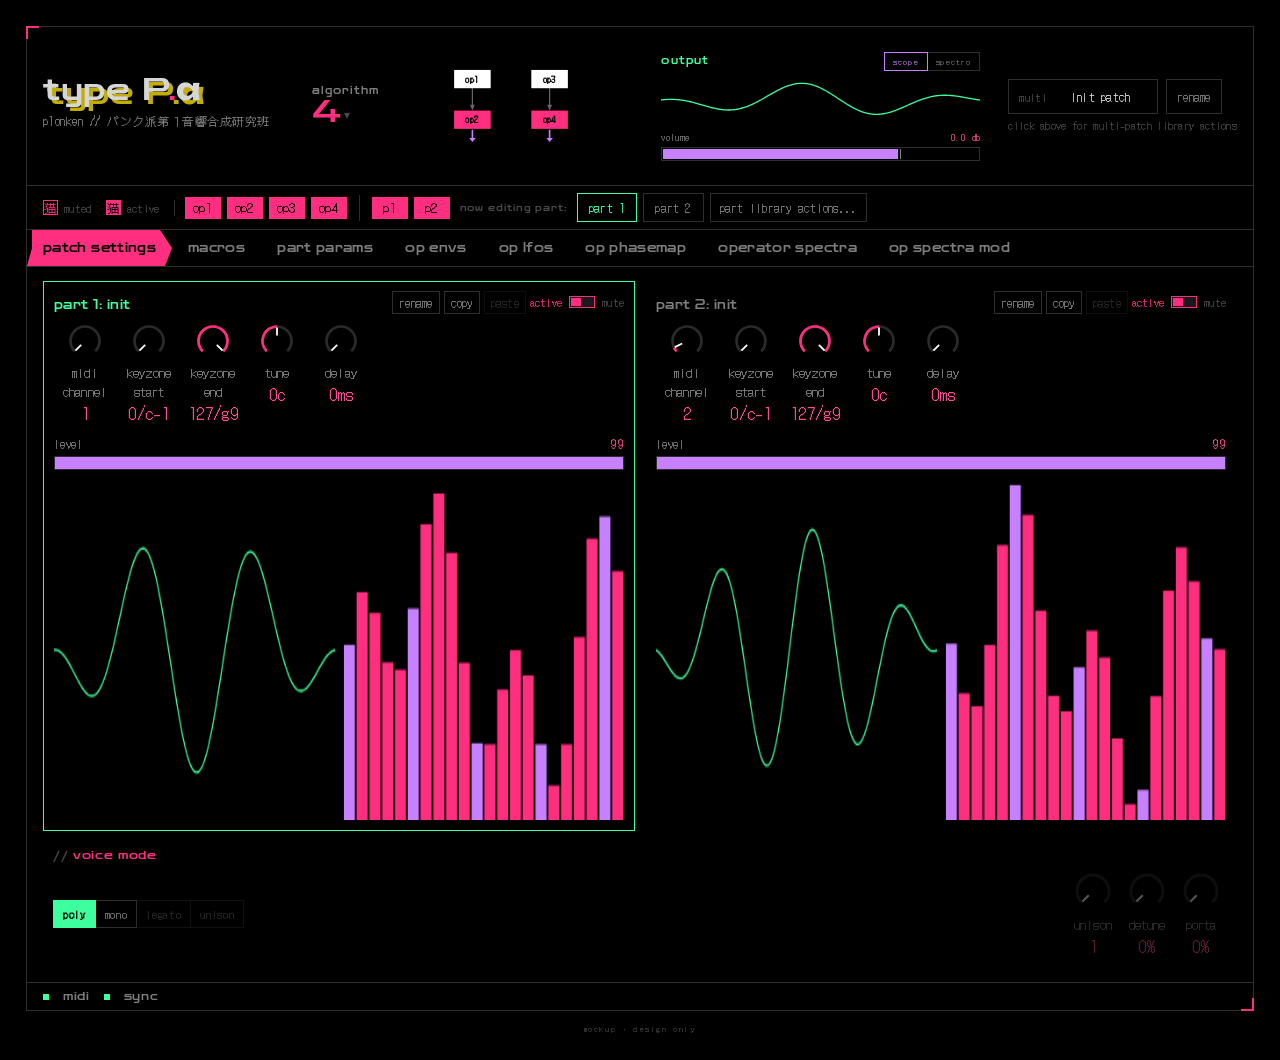
<file: design/mockup.html>
<!-- Design prototype from the first spectral pass. The spectra tab still shows the
     16-bar single page with the odd and even macros. The shipped layout is the
     two-tab 64-bar page in the JUCE editor, with the geometry in design/spectral.md. -->
<!doctype html>
<html lang="en">
<head>
<meta charset="utf-8">
<meta name="viewport" content="width=device-width, initial-scale=1">
<title>Type P.alpha, plugin GUI mockup</title>
<!-- Zen Dots and DotGothic16, SIL Open Font License. Bundle the woff2 files in the real plugin build. -->
<link rel="preconnect" href="https://fonts.googleapis.com">
<link rel="preconnect" href="https://fonts.gstatic.com" crossorigin>
<link rel="preload" as="style" href="https://fonts.googleapis.com/css2?family=DotGothic16&family=Unbounded&family=Zen+Dots&display=swap">
<noscript><link href="https://fonts.googleapis.com/css2?family=DotGothic16&family=Unbounded&family=Zen+Dots&display=swap" rel="stylesheet"></noscript>
<!-- Visual reference for design/README.md. Tokens live in design/tokens.json. -->
<style>
  :root {
    --bg: #000000;
    --panel: #070707;
    --panel2: #0c0c0c;
    --line: #1c1c1c;
    --line2: #2e2e2e;
    --text: #d2d2d2;
    --dim: #7d7d7d;
    --faint: #4a4a4a;
    --pink: #ff2e7e;
    --pink2: #ff4d94;
    --purple: #c780ff;
    --green: #3dff9e;
    --green2: #9dffcd;
    --select: #7ec8ff;
    --yellow: #ffe600;
    --white: #ffffff;
    --popup: #1b1b1b;
    --font-ui: "DotGothic16", "Hiragino Kaku Gothic ProN", "Yu Gothic", "Noto Sans JP", "Cascadia Mono", ui-monospace, monospace;
    --font-head: "Zen Dots", "DotGothic16", "Hiragino Kaku Gothic ProN", "Yu Gothic", ui-monospace, monospace;
    --font-brand: "Unbounded", "Zen Dots", "DotGothic16", ui-monospace, monospace;
  }
  * { box-sizing: border-box; border-radius: 0; }
  html, body { margin: 0; min-height: 100%; }
  body {
    background: #000;
    color: var(--text);
    font-family: var(--font-ui);
    font-size: 16px;
    letter-spacing: .02em;
    text-transform: lowercase;
    display: flex; flex-direction: column; align-items: center; justify-content: center;
    gap: 12px; padding: 26px; min-height: 100vh;
  }
  button, select, input { font-family: inherit; letter-spacing: inherit; text-transform: inherit; }
  input { text-transform: none; }

  .plugin {
    position: relative;
    width: 1240px; max-width: 100%;
    background: #000;
    border: 1px solid var(--line2);
    display: flex; flex-direction: column;
  }
  .plugin::before, .plugin::after {
    content: ""; position: absolute; width: 11px; height: 11px; pointer-events: none;
  }
  .plugin::before { top: -1px; left: -1px; border-top: 2px solid var(--pink); border-left: 2px solid var(--pink); }
  .plugin::after { bottom: -1px; right: -1px; border-bottom: 2px solid var(--pink); border-right: 2px solid var(--pink); }

  /* ---------------- header ---------------- */
  .hdr {
    display: flex; align-items: center; gap: 28px;
    padding: 14px 16px; background: #000;
    border-bottom: 1px solid var(--line2);
  }
  .brand { flex: 0 0 auto; padding-right: 14px; padding-bottom: 10px; }
  .logo {
    font-family: var(--font-head);
    font-weight: 400; font-size: 30px; line-height: 1;
    color: #d6d6d6; letter-spacing: .02em; text-transform: none;
    text-shadow: 4px 4px 0 #c2ad00;
  }
  .logo .dot { color: var(--pink); text-shadow: 4px 4px 0 #c2ad00; }
  .logo .alpha {
    font-family: var(--font-brand);
    font-weight: 700;
    font-size: 30px;
    letter-spacing: .02em;
  }
  .brand-sub {
    margin-top: 7px; font-family: var(--font-ui); font-size: 12px;
    letter-spacing: .04em; color: var(--dim); white-space: nowrap;
  }

  .alg { display: flex; align-items: center; gap: 10px; flex: 0 0 auto; cursor: pointer; }
  .alg:hover .val { color: var(--pink2); }
  .alg-meta .lbl { font-family: var(--font-head); font-size: 10px; letter-spacing: .12em; color: var(--dim); }
  .alg-meta .val { font-family: var(--font-head); font-size: 30px; color: var(--pink); line-height: 1; }
  .alg-meta .caret { font-family: var(--font-ui); font-size: 12px; color: var(--faint); margin-left: 3px; vertical-align: middle; }
  .alg-svg { width: 244px; height: 130px; }

  .out { flex: 1 1 auto; min-width: 180px; }
  .out-head { display: flex; align-items: center; justify-content: space-between; margin-bottom: 4px; }
  .out-head .lbl { font-family: var(--font-head); font-size: 10px; letter-spacing: .12em; color: var(--green); }
  .seg { display: flex; gap: 0; }
  .seg button {
    background: #000; border: 1px solid var(--line2); color: var(--dim);
    font-size: 8px; letter-spacing: .12em; padding: 3px 8px; cursor: pointer;
  }
  .seg button + button { border-left: 0; }
  .seg button.active { color: var(--purple); border-color: var(--purple); }
  .out canvas { width: 100%; height: 50px; display: block; background: #000; }
  .out .vol { margin-top: 6px; }
  .vol-head {
    display: flex; align-items: center; justify-content: space-between;
    font-size: 9px; letter-spacing: .04em; color: var(--dim);
  }
  .vol-head .val { color: var(--pink2); }
  .vol-track {
    position: relative; height: 14px; margin-top: 3px;
    border: 1px solid var(--line2); background: #000;
  }
  .vol-fill { position: absolute; top: 1px; bottom: 1px; left: 1px; width: 74%; background: var(--purple); }
  .vol-tick { position: absolute; top: 1px; bottom: 1px; left: 75%; width: 1px; background: var(--dim); }

  .actions { display: flex; flex-direction: column; gap: 4px; flex: 0 0 auto; align-items: stretch; }
  .patch-buttons { display: flex; gap: 8px; align-items: stretch; }
  .patch-hint { font-size: 10px; color: var(--faint); text-align: center; white-space: nowrap; }
  .btn {
    background: #000; border: 1px solid var(--line2); color: var(--text);
    font-size: 12px; letter-spacing: .02em; padding: 8px 10px; cursor: pointer;
    display: flex; align-items: center; gap: 7px; white-space: nowrap;
  }
  .btn:hover { border-color: var(--pink); }
  .btn .k { color: var(--faint); font-size: 11px; letter-spacing: .03em; }
  .btn.patch { width: 150px; box-sizing: border-box; min-width: 0; }
  .btn.patch #patchName {
    flex: 1; min-width: 0; overflow: hidden; text-overflow: ellipsis;
  }
  .btn.renamer { color: var(--dim); }
  .btn.renamer:hover { color: var(--pink); }

  /* ---------------- toolbar ---------------- */
  .toolbar {
    display: flex; align-items: center; gap: 10px;
    padding: 7px 16px; background: #000; border-bottom: 1px solid var(--line2);
  }
  .legend { display: flex; align-items: center; gap: 6px; padding-right: 6px; border-right: 1px solid var(--line2); }
  .legend .lbl { font-size: 11px; color: var(--faint); margin-right: 8px; }
  .sq {
    display: inline-flex; align-items: center; justify-content: center;
    width: 15px; height: 15px; font-size: 12px; line-height: 1;
  }
  .sq.active { background: var(--pink); color: #000; border: 1px solid var(--pink); }
  .sq.muted { background: #000; color: var(--pink); border: 1px solid var(--pink); }
  .mutebox {
    min-width: 36px; height: 22px; display: flex; align-items: center; justify-content: center;
    font-family: var(--font-ui); font-size: 13px; line-height: 1; cursor: pointer;
    background: var(--pink); color: #000; border: 1px solid var(--pink); padding: 0 4px;
  }
  .mutebox.muted { background: #000; color: var(--pink); }
  .mutebox:hover { border-color: var(--pink2); }
  .tgroup { display: flex; align-items: center; gap: 6px; }
  .tlabel { font-family: var(--font-head); font-size: 9px; letter-spacing: .1em; color: var(--faint); margin-right: 3px; }
  .tdiv { width: 1px; height: 26px; background: var(--line2); margin: 0 6px; }
  .tbtn {
    background: #000; border: 1px solid var(--line2); color: var(--dim);
    font-size: 12px; letter-spacing: .02em; padding: 5px 8px; cursor: pointer;
  }
  .tbtn:hover { border-color: var(--pink); color: var(--text); }
  .tbtn.partsel { padding: 5px 11px; }
  .tbtn.partsel.active { border-color: var(--green); color: var(--green); }
  .tbtn.partlib { padding: 5px 9px; }

  /* ---------------- tabs ---------------- */
  .tabs { display: flex; gap: 0; padding: 0; background: #000; border-bottom: 1px solid var(--line2); }
  .tab {
    background: #000; border: 0;
    color: var(--dim); font-family: var(--font-head); font-size: 12px; letter-spacing: .03em;
    padding: 11px 16px; cursor: pointer;
  }
  .tab:hover { color: var(--text); }
  .tab.active {
    color: #000; background: var(--pink);
    clip-path: polygon(5px 0, calc(100% - 12px) 0, 100% 50%, calc(100% - 7px) 100%, 0 100%, 5px 50%);
  }

  /* ---------------- body ---------------- */
  .body { padding: 14px 16px 16px; height: 715px; }
  .grid { display: grid; gap: 10px; }

  .card { background: var(--panel); padding: 9px; min-width: 0; }
  .sec-head { display: flex; align-items: center; justify-content: space-between; margin-bottom: 7px; }
  .card h3 { margin: 0; font-family: var(--font-head); font-size: 11px; letter-spacing: .08em; color: var(--pink); font-weight: 400; }
  .card h3::before, .vmode h3::before { content: "// "; color: var(--faint); }
  .sec-actions { display: flex; gap: 3px; }
  button.mini {
    background: #000; border: 1px solid var(--line2); color: var(--dim);
    font-size: 12px; letter-spacing: .02em; padding: 2px 6px; cursor: pointer;
  }
  button.mini:hover:not(:disabled) { color: var(--pink); border-color: var(--pink); }
  button.mini:disabled { opacity: .3; cursor: default; }
  button.mini.muted { background: var(--pink); border-color: var(--pink); color: #000; }

  .knobs { display: flex; flex-wrap: wrap; gap: 8px 4px; }
  .knob { width: 52px; text-align: center; user-select: none; }
  .dial { width: 42px; height: 42px; margin: 0 auto 3px; cursor: ns-resize; touch-action: none; }
  .dial svg { width: 42px; height: 42px; display: block; }
  .dial .track { fill: none; stroke: #2a2a2a; stroke-width: 3; }
  .dial .arc { fill: none; stroke: var(--pink); stroke-width: 3; }
  .dial .ptr { stroke: var(--white); stroke-width: 2; }
  .knob-name { font-size: 13px; letter-spacing: .01em; color: var(--dim); }
  .knob-val { font-size: 16px; color: var(--pink2); font-variant-numeric: tabular-nums; cursor: text; }
  .knob-val:hover { color: var(--white); text-decoration: underline; text-underline-offset: 2px; }
  .knob-input {
    width: 64px; background: #000; border: 1px solid var(--green); color: var(--green);
    font-family: inherit; font-size: 15px; font-weight: 700; text-align: center;
    padding: 0; outline: none; font-variant-numeric: tabular-nums;
  }
  .knob:hover .knob-name { color: var(--text); }

  .inline { display: flex; align-items: center; gap: 8px; margin-top: 8px; }
  .inline .lbl { font-size: 13px; letter-spacing: .04em; color: var(--dim); }
  select.sel {
    background: #000; color: var(--text); border: 1px solid var(--line2);
    padding: 4px 20px 4px 7px; font-size: 9px; outline: none;
    appearance: none; -webkit-appearance: none;
    background-image: url("data:image/svg+xml;charset=utf-8,%3Csvg xmlns='http://www.w3.org/2000/svg' width='9' height='5'%3E%3Cpath d='M0 0l4.5 4.5L9 0' fill='none' stroke='%237d7d7d' stroke-width='1.4'/%3E%3C/svg%3E");
    background-repeat: no-repeat; background-position: right 5px center;
  }
  select.sel:focus { border-color: var(--pink); }

  .toggle { display: flex; align-items: center; gap: 7px; cursor: pointer; }
  .toggle .trk { width: 26px; height: 12px; background: #1a1a1a; border: 1px solid var(--line2); position: relative; }
  .toggle .thb { position: absolute; top: 1px; left: 1px; width: 10px; height: 8px; background: var(--faint); }
  .toggle.on .trk { border-color: var(--green); }
  .toggle.on .thb { left: 14px; background: var(--green); }
  .toggle .tname { font-size: 11px; letter-spacing: .04em; color: var(--dim); }
  .toggle.on .tname { color: var(--green); }

  .toggle.mute .trk { border-color: var(--pink); }
  .toggle.mute .thb { left: 1px; background: var(--pink); }
  .toggle.mute .tname { font-size: 11px; letter-spacing: .02em; color: var(--faint); }
  .toggle.mute:not(.muted) .tname.l { color: var(--pink); }
  .toggle.mute.muted .tname.r { color: var(--pink); }
  .toggle.mute.muted .trk { border-color: var(--line2); }
  .toggle.mute.muted .thb { left: 14px; background: #3a3a3a; }
  .toggle.mute:hover .trk { border-color: var(--pink2); }

  .envbox { height: 62px; background: #000; margin-bottom: 8px; }
  .envbox svg { width: 100%; height: 100%; display: block; }
  .envbox .egrid { stroke: #1a1a1a; stroke-width: 1; }
  .envbox .ecurve { fill: none; stroke: var(--purple); stroke-width: 1.4; }
  .envbox .ecurve2 { fill: none; stroke: var(--green); stroke-width: 1.4; }
  .envbox .ezero { stroke: #3a3a3a; stroke-width: 1; stroke-dasharray: 2 3; }

  /* ---------------- operators ---------------- */
  .ops-grid { display: grid; grid-template-columns: repeat(4, 1fr); gap: 10px; }
  .opcol { background: #000; padding: 6px; display: flex; flex-direction: column; gap: 6px; }
  .opcol .card { padding: 5px; }
  .opcol .knobs { gap: 2px 0; }
  .opcol .knob-name { font-size: 11px; }
  .opcol .knob-val { font-size: 13px; }
  .opcol .knob { width: 34px; }
  .opcol .osc .knob, .opcol .amplfo .knob, .opcol .fblfo .knob,
  .opcol .dlfo .knob { width: 50px; }
  .opcol .osc .knobs { gap: 3px 0; justify-content: space-between; }
  .opcol .amplfo .knobs, .opcol .fblfo .knobs, .opcol .dlfo .knobs {
    gap: 3px 16px;
  }
  .opcol .env .knob { width: 34px; }
  .opcol .env .knobs { justify-content: space-between; }
  .opcol .env .knobs + .knobs { margin-top: 1px; }
  .opcol .dial, .opcol .dial svg { width: 28px; height: 28px; }
  .opcol .envbox { height: 34px; margin-bottom: 3px; }
  .opcol-head { display: flex; align-items: center; justify-content: space-between; }
  .opname { font-family: var(--font-head); font-size: 14px; letter-spacing: .05em; color: var(--white); }
  .op-name.car, .opname.car { color: var(--pink); }
  .opvis { display: flex; gap: 6px; }
  .opvis canvas { width: 50%; height: 40px; display: block; background: #000; }

  /* ---------------- spectral pages ---------------- */
  .speccard { display: flex; flex-direction: column; flex: 1 1 220px; min-height: 200px; }
  .specbars {
    flex: 1 1 auto; min-height: 70px; display: flex; gap: 3px;
    background: #000; border: 1px solid #141414; padding: 3px;
    touch-action: none; cursor: crosshair;
  }
  .sbar { flex: 1; background: #0b0b0b; border: 1px solid #1b1b1b; position: relative; }
  .sbar i { position: absolute; left: 0; right: 0; bottom: 0; height: 0; background: var(--purple); }
  .sbar.b i { background: var(--pink); }
  .speclabels { display: flex; gap: 3px; padding: 2px 3px 0; margin-bottom: 4px; }
  .speclabels span { flex: 1; font-size: 9px; color: var(--faint); text-align: center; }
  .secheadleft { display: flex; align-items: center; gap: 8px; min-width: 0; }
  .fromwave { font-size: 9px; letter-spacing: .04em; color: var(--green); }
  .macros { display: flex; flex-direction: column; gap: 3px; }
  .macro-row { display: flex; gap: 8px; }
  .macro { flex: 1; display: flex; align-items: center; gap: 4px; min-width: 0; }
  .macro .mlabel { width: 34px; font-size: 10px; letter-spacing: .03em; color: var(--text); }
  .macro .mtrack {
    flex: 1; height: 10px; background: #181818; border: 1px solid #3a3a3a;
    position: relative; cursor: ew-resize; touch-action: none; min-width: 18px;
  }
  .macro .mtrack.bip::before {
    content: ""; position: absolute; left: 50%; top: 0; bottom: 0;
    width: 1px; background: #3a3a3a;
  }
  .macro .mtrack i { position: absolute; top: 0; bottom: 0; left: 0; width: 0; background: var(--purple); opacity: .9; }
  .macro .mval { width: 26px; font-size: 10px; font-weight: 400; color: var(--pink2); text-align: right; }
  .macro .msel { width: 38px; flex: 0 0 38px; }
  .specfoot { display: flex; justify-content: space-between; align-items: center; margin-top: 4px; }
  .macro-row + .macro-row { margin-top: 4px; }
  .macro-row > .macro + .macro { border-left: 1px solid #2a2a2a; padding-left: 7px; }
  .morphrow { margin-top: 3px; }
  .morphrow .mlabel { width: 42px; }
  .envtop { display: flex; align-items: center; gap: 6px; margin-bottom: 5px; }
  .envtop .envbox { flex: 1; height: 50px; margin-bottom: 0; }
  .envtop .knob { width: 46px; }
  .specvis { display: flex; flex-direction: column; flex: 1 1 120px; min-height: 100px; }
  .specplot { flex: 1; min-height: 40px; background: #000; }
  .specplot svg { width: 100%; height: 100%; display: block; }
  .specplot path { vector-effect: non-scaling-stroke; }
  .specplot .speca { fill: rgba(167, 139, 250, .12); stroke: var(--purple); stroke-width: 1.3; }
  .specplot .specb { fill: none; stroke: var(--pink); stroke-width: 1.3; }
  .specplot .specgrid { stroke: #1a1a1a; stroke-width: 1; }
  .morphmeter { display: flex; align-items: center; gap: 5px; margin-top: 4px; }
  .morphmeter .ma, .morphmeter .mb { font-size: 9px; color: var(--dim); }
  .morphmeter .track { flex: 1; height: 10px; border: 1px solid var(--line2); background: #111; position: relative; }
  .morphmeter .track i { position: absolute; top: -3px; bottom: -3px; width: 2px; background: var(--green); }
  .speccol .osc .knobs { gap: 3px 0; }

  /* ---------------- op phasemap ---------------- */
  .phasemap-grid { align-items: start; }
  .phasecol { padding: 8px; }
  .phasecol .card { margin-top: 10px; padding: 4px 5px; line-height: 1.1; }
  .phasecol .sec-head { margin-bottom: 2px; }
  .phasecol .pmcard { padding: 3px 5px 2px; }
  .pmcanvas { width: 100%; height: 104px; display: block; background: #000; }
  .pmcaption { display: flex; justify-content: space-between; gap: 6px; margin-top: 2px;
    font-size: 9px; color: var(--dim); white-space: nowrap; }
  .pmcaption .bp { color: var(--pink2); }
  .phase .knobs { justify-content: space-between; gap: 0 4px; }
  .phase .knob { width: 62px; }
  .phase .dial, .phase .dial svg { width: 16px; height: 16px; }
  .phase .knob-name { font-size: 9px; line-height: 1.1; }
  .phase .knob-val { font-size: 11px; line-height: 1.1; }
  .phaselfo .knobs { gap: 0 4px; }
  .phaselfo .knob { width: 64px; }
  .phaselfo .dial, .phaselfo .dial svg { width: 16px; height: 16px; }
  .phaselfo .knob-name { font-size: 9px; line-height: 1.1; }
  .phaselfo .knob-val { font-size: 11px; line-height: 1.1; }
  .phaselfo .inline { margin-top: 2px; }
  .phaseenv .knobs { justify-content: space-between; gap: 0 4px; }
  .phaseenv .knob { width: 60px; }
  .phaseenv .dial, .phaseenv .dial svg { width: 14px; height: 14px; }
  .phaseenv .knob-name { font-size: 9px; line-height: 1.1; }
  .phaseenv .knob-val { font-size: 11px; line-height: 1.1; }
  .phaseenv .envbox { height: 20px; margin-bottom: 2px; }
  .phaseenv .envbox svg { width: 100%; height: 20px; display: block; }
  .phaseenvfoot { gap: 4px; margin-top: 1px; }
  .phaseenvfoot .sel { flex: 1; min-width: 0; }

  .patchpage { display: flex; flex-direction: column; gap: 10px; min-height: 100%; }
  .parts { display: grid; grid-template-columns: 1fr 1fr; gap: 10px; flex: 1; }
  .part .pvis { display: grid; grid-template-columns: 1fr 1fr; gap: 8px; flex: 1; min-height: 120px; margin-top: 10px; }
  .part .pcell { display: flex; flex-direction: column; gap: 3px; min-height: 0; }
  .part .pcell canvas { flex: 1; width: 100%; min-height: 0; display: block; }
  .part { border: 1px solid transparent; background: #000; padding: 8px 10px 10px; display: flex; flex-direction: column; }
  .part.active { border-color: var(--green); }
  .part .ph { display: flex; justify-content: space-between; align-items: center; margin-bottom: 8px; }
  .part .ph > div:first-child { min-width: 0; flex: 1; }
  .part .pn { font-family: var(--font-head); font-size: 12px; letter-spacing: .04em; color: var(--dim); overflow: hidden; text-overflow: ellipsis; white-space: nowrap; }
  .part.active .pn { color: var(--green); }
  .part .pacts { display: flex; gap: 4px; align-items: center; }
  .part .knobs { gap: 6px 2px; }
  .part .knob { width: 62px; }
  .part .dial, .part .dial svg { width: 38px; height: 38px; }
  .lvl { margin-top: 10px; }
  .lvlcap { display: flex; justify-content: space-between; align-items: baseline; font-size: 12px; letter-spacing: .04em; color: var(--dim); margin-bottom: 4px; }
  .lvlval { color: var(--pink2); }
  .lvltrack { height: 14px; background: #111; border: 1px solid var(--line2); position: relative; cursor: ew-resize; touch-action: none; }
  .lvltrack i { position: absolute; left: 0; top: 0; bottom: 0; background: var(--purple); }

  .vmode { background: #000; padding: 8px 10px; }
  .vmode h3 { margin: 0; font-family: var(--font-head); font-size: 11px; letter-spacing: .06em; color: var(--pink); font-weight: 400; }
  .vmode .vh { display: flex; align-items: center; justify-content: space-between; margin-bottom: 8px; }
  .vmode .vrow { display: flex; align-items: center; gap: 10px; }
  .vmode .vbtns { display: flex; }
  .vmode .vbtns button {
    background: #000; border: 1px solid var(--line2); color: var(--dim);
    font-size: 11px; letter-spacing: .06em; padding: 5px 9px; cursor: pointer;
  }
  .vmode .vbtns button + button { border-left: 0; }
  .vmode .vbtns button.active { background: var(--green); border-color: var(--green); color: #000; font-weight: 700; }
  .vmode .disabled { opacity: .35; pointer-events: none; }
  .vmode .knobs { gap: 6px 2px; flex: 1; justify-content: flex-end; }

  /* ---------------- fx / mod ---------------- */
  .fxmod-grid {
    display: grid; grid-template-columns: repeat(4, 1fr);
    grid-template-rows: 1fr 1fr; gap: 10px; min-height: 100%;
  }
  .fxmod-grid .card { display: flex; flex-direction: column; }
  .fxmod-grid .span2 { grid-column: span 2; }
  .ringcard { grid-column: 4; }
  .ringbody { flex: 1 1 auto; display: flex; flex-direction: column; gap: 6px; padding-top: 6px; min-height: 0; }
  .ringrow { display: flex; align-items: center; gap: 6px; height: 82px; }
  .ringgraph { flex: 0 0 112px; width: 112px; height: 56px; }
  .ringgraph svg { display: block; width: 100%; height: 100%; }
  .ringrow .knob { width: 56px; flex: 0 0 56px; }
  .ringrow .knob .dial, .ringrow .knob .dial svg { width: 42px; height: 42px; }
  .ringrow .knob .knob-val { font-size: 14px; }
  .ringrow.off .knob { opacity: .35; pointer-events: none; }
  .ringout { display: flex; align-items: center; gap: 2px; margin-top: auto; min-width: 0; }
  .ringout .lbl { flex: 0 0 42px; font-size: 10px; letter-spacing: .04em; color: var(--dim); }
  .ringout .toggle { gap: 5px; }
  .ringout .toggle .tname { font-size: 10px; }
  .ringempty { color: var(--faint); font-size: 11px; letter-spacing: .06em; padding: 8px 0; }
  .followcard { display: flex; flex-direction: column; }
  .followcard.off { opacity: .45; }
  .follow-actions { display: flex; align-items: center; gap: 6px; }
  .followcard .knob { width: 64px; }
  .followcard .dial, .followcard .dial svg { width: 42px; height: 42px; }
  .followcard .inline { margin-top: 5px; }
  .penvcard .knobs { gap: 6px 4px; }
  .penvcard .knob { width: 52px; }
  .penvcard .dial, .penvcard .dial svg { width: 38px; height: 38px; }

  /* ---------------- macros page ---------------- */
  .macrogrid {
    display: grid; grid-template-columns: repeat(2, 1fr);
    grid-template-rows: repeat(3, 1fr); gap: 10px; min-height: 100%;
  }
  .macrocard {
    background: var(--panel); padding: 9px; min-width: 0;
    display: flex; flex-direction: column;
  }
  .mhead {
    display: flex; align-items: center; justify-content: space-between;
    gap: 8px; margin-bottom: 2px;
  }
  .mname {
    font-family: var(--font-head); font-size: 12px; letter-spacing: .06em;
    color: var(--pink); white-space: nowrap; overflow: hidden; text-overflow: ellipsis;
  }
  .mcbody { display: flex; gap: 12px; flex: 1; min-height: 0; }
  .mcleft {
    width: 120px; flex: 0 0 120px; display: flex; flex-direction: column;
    align-items: center; justify-content: center;
  }
  .mcleft .knob { width: 120px; }
  .mcleft .dial, .mcleft .dial svg { width: 92px; height: 92px; }
  .mcleft .dial .track { stroke-width: 1.4; }
  .mcleft .dial .arc { stroke-width: 1.4; }
  .mcleft .dial .ptr { stroke-width: 0.9; }
  .mcleft .dial .srcarc { stroke-width: 0.9; stroke-dasharray: 1.2 1.8; }
  .mcleft .knob-val { font-size: 18px; }
  .mcright {
    flex: 1; min-width: 0; display: flex; flex-direction: column;
    justify-content: space-evenly; gap: 4px;
  }
  .mcrow { display: flex; align-items: center; gap: 7px; min-width: 0; }
  .didx { width: 14px; flex: 0 0 14px; font-size: 10px; color: var(--faint); text-align: right; }
  .mcrow .lbl { width: 42px; flex: 0 0 42px; font-size: 11px; letter-spacing: .04em; color: var(--dim); }
  .mcrow .sel { flex: 1; min-width: 0; font-size: 11px; }
  .mcrow .macro { flex: 0 0 150px; }
  .mcrow .macro .mtrack { flex: 1; }
  .mcrow .mval { width: 40px; }
  .mcrow.off .mtrack { pointer-events: none; }
  .mcrow.off .mtrack, .mcrow.off .mval, .mcrow.off .didx { opacity: .35; }
  .macro.bare { flex: 1; }
  .mtrack.green { border-color: #1f4a36; }
  .mtrack.green i { background: var(--green); }
  .knob-name:empty { display: none; }
  .dial .srcarc { fill: none; stroke: var(--green); stroke-width: 2; stroke-dasharray: 2 3; }
  .kv-macro { font-size: .62em; color: var(--green); margin-left: 4px; }
  .knob.mod-target .kv-main { color: var(--purple); }
  .knob.mod-live .kv-main { color: var(--pink2); }

  /* ---------------- status strip ---------------- */
  .status { display: flex; align-items: center; justify-content: flex-start;
    padding: 7px 16px; background: #000; border-top: 1px solid var(--line2); }
  .status .leds { display: flex; gap: 14px; align-items: center; font-family: var(--font-head); font-size: 11px; letter-spacing: .06em; color: var(--dim); }
  .led { width: 6px; height: 6px; background: var(--faint); display: inline-block; }
  .led.on { background: var(--green); }

  .mocktag { font-size: 8px; letter-spacing: .2em; color: var(--faint); }

  /* ---------------- popovers / dialogs ---------------- */
  .backdrop {
    position: fixed; inset: 0; background: rgba(0,0,0,.72);
    display: flex; align-items: center; justify-content: center; z-index: 30;
  }
  .dialog { width: 420px; max-width: 92vw; background: var(--popup); border: 1px solid var(--line2); }
  .dialog.wide { width: 640px; }
  .dialog-head { padding: 12px 14px; border-bottom: 1px solid #2e2e2e; font-family: var(--font-head); font-size: 11px; letter-spacing: .06em; color: var(--white); display:flex; justify-content:space-between; }
  .dialog-head .x { cursor: pointer; color: #999; font-size: 11px; letter-spacing: 0; }
  .dialog-head .x:hover { color: var(--pink); }
  .dialog-body { padding: 14px; color: var(--white); font-size: 14px; line-height: 1.6; }
  .dialog-foot { display: flex; flex-wrap: wrap; justify-content: flex-end; gap: 8px; padding: 12px 14px; border-top: 1px solid #2e2e2e; }
  .dialog-foot button {
    background: #242424; border: 1px solid #3a3a3a; color: var(--white);
    font-size: 9px; letter-spacing: .12em; padding: 6px 14px; cursor: pointer;
  }
  .dialog-foot button.primary { border-color: var(--pink); color: var(--pink); background: #000; }
  .dialog-foot button:hover { filter: brightness(1.2); }

  .patchlist {
    max-height: 370px; overflow-y: auto; scrollbar-width: thin;
    scrollbar-color: var(--pink) #000;
  }
  .partlist {
    display: flex; flex-direction: column; max-height: 240px; overflow-y: auto;
    scrollbar-width: thin; scrollbar-color: var(--pink) #000;
  }
  .partlist.bank { max-height: 370px; }
  .patchlist .preset-row { height: 24px; padding: 0 10px; box-sizing: border-box; }
  .partlist.bank .slotrow {
    height: 24px; padding: 0 10px; box-sizing: border-box; font-size: 14px;
  }
  .slotrow:focus, .preset-row:focus { outline: none; }
  .slotrow {
    display: flex; align-items: center; gap: 12px; width: 100%; text-align: left;
    background: #000; border: 1px solid transparent; border-bottom: 1px dashed #222;
    color: var(--text); font-size: 15px; padding: 8px 10px; cursor: pointer;
  }
  .slotrow:hover:not(:disabled) { border-color: var(--purple); color: var(--purple); }
  .slotrow.sel { border-color: var(--purple); border-style: solid; color: var(--purple); background: rgba(199,128,255,.08); }
  .slotrow .pno { color: var(--faint); min-width: 26px; }
  .slotrow.sel .pno, .slotrow.sel .sname { color: var(--purple); }
  .slotrow .sname { flex: 1; min-width: 0; overflow: hidden; text-overflow: ellipsis; white-space: nowrap; }
  .slotrow.dead { opacity: .35; }
  .patchlist::-webkit-scrollbar, .partlist::-webkit-scrollbar { width: 8px; }
  .patchlist::-webkit-scrollbar-track, .partlist::-webkit-scrollbar-track { background: #000; }
  .patchlist::-webkit-scrollbar-thumb, .partlist::-webkit-scrollbar-thumb { background: var(--line2); }
  .patchlist::-webkit-scrollbar-thumb:hover, .partlist::-webkit-scrollbar-thumb:hover { background: var(--pink); }
  .textin {
    width: 100%; background: #000; border: 1px solid var(--line2); color: var(--white);
    font-size: 14px; padding: 8px 10px; outline: none;
  }
  .textin:focus { border-color: var(--green); }
  .alg-grid { display: grid; grid-template-columns: repeat(4, 1fr); gap: 8px; }
  .alg-tile { border: 1px solid var(--line2); background: #000; padding: 6px 6px 4px; cursor: pointer; display: flex; flex-direction: column; min-height: 132px; }
  .alg-tile:hover { border-color: var(--pink); }
  .alg-tile.sel { border-color: var(--green); background: rgba(61,255,158,.05); }
  .alg-fig { flex: 1 1 auto; display: flex; align-items: center; justify-content: center; min-height: 0; }
  .alg-fig svg { width: 100%; height: auto; display: block; }
  .alg-tile .an { margin-top: 3px; text-align: center; font-size: 11px; letter-spacing: .1em; color: var(--dim); }
  .alg-tile.sel .an { color: var(--green); }
  .note { margin-top: 10px; color: #9a9a9a; font-size: 13px; letter-spacing: .02em; }

  .preset-row { display: flex; justify-content: space-between; align-items: center; gap: 10px; padding: 7px 10px; cursor: pointer; border-left: 2px solid transparent; }
  .preset-row:hover { background: #262626; }
  .preset-row.sel { background: rgba(199,128,255,.14); border: 1px solid var(--purple); }
  .preset-row.sel .pno, .preset-row.sel .pname { color: var(--purple); }
  .preset-row .pno { color: var(--faint); font-size: 13px; min-width: 24px; }
  .preset-row .pname { flex: 1; color: var(--white); min-width: 0; overflow: hidden; text-overflow: ellipsis; white-space: nowrap; }
  .preset-row.empty .pname { color: var(--faint); }
  .preset-row .tag { color: var(--pink); font-size: 11px; margin-left: 8px; letter-spacing: .04em; }
  .preset-row .meta { color: #9a9a9a; font-size: 13px; letter-spacing: .02em; }

  .toast {
    position: fixed; bottom: 22px; left: 50%; transform: translateX(-50%);
    background: var(--popup); border: 1px solid var(--pink); color: var(--white);
    font-size: 9px; letter-spacing: .12em; padding: 8px 16px; z-index: 40;
  }
</style>
</head>
<body>
<div class="plugin" id="plugin">
  <header class="hdr">
    <div class="brand"><div class="logo">type P<span class="dot">.</span><span class="alpha">a</span></div><div class="brand-sub">p1onken // パンク派第１音響合成研究班</div></div>

    <div class="alg" id="algPick" title="Change algorithm">
      <div class="alg-meta">
        <div class="lbl">ALGORITHM</div>
        <div class="val"><span id="algVal">4</span><span class="caret">&#9662;</span></div>
      </div>
      <svg class="alg-svg" viewBox="0 0 240 128" preserveAspectRatio="xMidYMid meet" aria-hidden="true" id="hdrAlg"></svg>
    </div>

    <div class="out">
      <div class="out-head">
        <span class="lbl">OUTPUT</span>
        <div class="seg" id="visSeg">
          <button data-mode="scope" class="active">SCOPE</button>
          <button data-mode="spectro">SPECTRO</button>
        </div>
      </div>
      <canvas id="scope" width="360" height="50"></canvas>
      <div class="vol">
        <div class="vol-head"><span>VOLUME</span><span class="val" id="volVal">0.0 dB</span></div>
        <div class="vol-track"><div class="vol-fill" id="volFill"></div><div class="vol-tick"></div></div>
      </div>
    </div>

    <div class="actions">
      <div class="patch-buttons">
        <button class="btn patch" id="patchBtn"><span class="k">multi</span><span id="patchName">init patch</span></button>
        <button class="btn renamer" id="patchRename" title="Rename patch">rename</button>
      </div>
      <div class="patch-hint">click above for multi-patch library actions</div>
    </div>
  </header>

  <div class="toolbar" id="toolbar"></div>

  <nav class="tabs" id="tabs"></nav>
  <main class="body" id="body"></main>

  <div class="status">
    <div class="leds"><span class="led on"></span>midi <span class="led on"></span>sync</div>
  </div>
</div>

<div class="mocktag">MOCKUP &middot; DESIGN ONLY</div>

<script>
  "use strict";

  /* ---------------- knob ---------------- */
  const A0 = 135, SWEEP = 270;
  function angleFor(f) { return A0 + SWEEP * f; }
  function pt(cx, cy, r, deg) {
    const a = deg * Math.PI / 180;
    return [cx + r * Math.cos(a), cy + r * Math.sin(a)];
  }
  function arc(cx, cy, r, f0, f1) {
    const a0 = angleFor(f0), a1 = angleFor(f1);
    const p0 = pt(cx, cy, r, a0), p1 = pt(cx, cy, r, a1);
    const large = (a1 - a0) > 180 ? 1 : 0;
    return "M " + p0[0].toFixed(2) + " " + p0[1].toFixed(2) +
      " A " + r + " " + r + " 0 " + large + " 1 " + p1[0].toFixed(2) + " " + p1[1].toFixed(2);
  }
  function fmtVal(s) { return s.textFn ? s.textFn(s.val) : (s.fmt ? s.fmt(s.val) : Math.round(s.val)); }

  function makeKnob(spec) {
    const el = document.createElement("div");
    el.className = "knob";
    const dial = document.createElement("div");
    dial.className = "dial";
    dial.innerHTML =
      '<svg viewBox="0 0 42 42">' +
      '<path class="track" d="' + arc(21, 21, 16, 0, 1) + '"/>' +
      '<path class="arc" d="' + arc(21, 21, 16, 0, 0.0001) + '"/>' +
      '<path class="srcarc" d=""/>' +
      '<line class="ptr" x1="21" y1="21" x2="21" y2="21"/>' +
      "</svg>";
    const name = document.createElement("div");
    name.className = "knob-name"; name.textContent = spec.name;
    const val = document.createElement("div");
    val.className = "knob-val";
    const main = document.createElement("span");
    main.className = "kv-main";
    const macro = document.createElement("span");
    macro.className = "kv-macro";
    macro.style.display = "none";
    val.append(main, macro);
    el.append(dial, name, val);
    el.__spec = spec; el.__dial = dial;
    refreshKnob(el);

    function stepFor() {
      return spec.step != null ? spec.step : ((spec.max - spec.min) > 30 ? 1 : 0.01);
    }

    val.title = "Click to type a value";
    val.addEventListener("click", function () { editValue(); });

    function editValue() {
      if (val.querySelector("input")) return;
      const input = document.createElement("input");
      input.className = "knob-input";
      input.type = "text";
      input.value = String(spec.val);
      el.querySelector(".kv-main").textContent = "";
      el.querySelector(".kv-macro").style.display = "none";
      val.appendChild(input);
      input.focus();
      input.select();
      let done = false;
      function finish(commit) {
        if (done) return;
        done = true;
        if (commit) {
          const n = parseFloat(input.value);
          if (isFinite(n)) {
            const step = stepFor();
            let v = Math.max(spec.min, Math.min(spec.max, n));
            v = Math.round(v / step) * step;
            spec.val = +v.toFixed(6);
            if (spec.onChange) spec.onChange(spec.val);
          }
        }
        input.remove();
        refreshKnob(el);
      }
      input.addEventListener("keydown", function (ev) {
        if (ev.key === "Enter") { ev.preventDefault(); finish(true); }
        else if (ev.key === "Escape") { ev.preventDefault(); finish(false); }
      });
      input.addEventListener("blur", function () { finish(true); });
    }

    dial.addEventListener("pointerdown", function (e) {
      e.preventDefault();
      dial.setPointerCapture(e.pointerId);
      const startY = e.clientY, startVal = spec.val;
      const rng = spec.max - spec.min;
      const step = stepFor();
      function move(ev) {
        const scale = ev.shiftKey ? 0.12 : 1;
        let v = startVal + (startY - ev.clientY) / 160 * rng * scale;
        v = Math.max(spec.min, Math.min(spec.max, v));
        spec.val = Math.round(v / step) * step;
        refreshKnob(el);
        if (spec.onChange) spec.onChange(spec.val);
      }
      function up() {
        dial.removeEventListener("pointermove", move);
        dial.removeEventListener("pointerup", up);
      }
      dial.addEventListener("pointermove", move);
      dial.addEventListener("pointerup", up);
    });
    return el;
  }

  function refreshKnob(el) {
    const s = el.__spec;
    const frac = (s.val - s.min) / (s.max - s.min);
    const svg = el.__dial.querySelector("svg");
    svg.querySelector(".arc").setAttribute("d", arc(21, 21, 16, 0, Math.max(frac, 0.0001)));
    if (s.sourceFn) {
      const src = s.sourceFn(s.val);
      const sfrac = Math.max(0, Math.min(1, (src - s.min) / (s.max - s.min)));
      const f0 = Math.min(frac, sfrac), f1 = Math.max(frac, sfrac);
      svg.querySelector(".srcarc").setAttribute("d",
        f1 - f0 > 0.002 ? arc(21, 21, 16, f0, f1) : "");
    }
    const p = pt(21, 21, 15, angleFor(frac));
    const q = pt(21, 21, 6, angleFor(frac));
    const line = svg.querySelector(".ptr");
    line.setAttribute("x1", q[0].toFixed(2)); line.setAttribute("y1", q[1].toFixed(2));
    line.setAttribute("x2", p[0].toFixed(2)); line.setAttribute("y2", p[1].toFixed(2));
    el.querySelector(".kv-main").textContent = fmtVal(s);
    const macroVal = el.querySelector(".kv-macro");
    if (s.macroFn) {
      const info = s.macroFn(s.val);
      if (info && info.text) {
        macroVal.textContent = info.text;
        macroVal.style.display = "inline";
      } else {
        macroVal.textContent = "";
        macroVal.style.display = "none";
      }
    } else {
      macroVal.style.display = "none";
    }
  }

  function makeSelect(options, current, onchange) {
    const sel = document.createElement("select");
    sel.className = "sel";
    options.forEach(function (o) {
      const opt = document.createElement("option");
      opt.value = o; opt.textContent = o;
      if (o === current) opt.selected = true;
      sel.appendChild(opt);
    });
    if (onchange) sel.addEventListener("change", function () { onchange(sel.value); });
    return sel;
  }

  function makeToggle(name, on, onchange) {
    const el = document.createElement("div");
    el.className = "toggle" + (on ? " on" : "");
    el.innerHTML = '<div class="trk"><div class="thb"></div></div><div class="tname"></div>';
    const caption = el.querySelector(".tname");
    function paint() {
      const isOn = el.classList.contains("on");
      caption.textContent = (name === "on" ? "" : name + " ") + (isOn ? "on" : "off");
    }
    paint();
    el.addEventListener("click", function () {
      el.classList.toggle("on");
      paint();
      if (onchange) onchange(el.classList.contains("on"));
    });
    return el;
  }

  function makeMuteSwitch(muted, onchange) {
    const el = document.createElement("div");
    el.className = "toggle mute" + (muted ? " muted" : "");
    el.innerHTML = '<span class="tname l">active</span><div class="trk"><div class="thb"></div></div><span class="tname r">mute</span>';
    el.addEventListener("click", function () {
      const nowMuted = !el.classList.contains("muted");
      el.classList.toggle("muted", nowMuted);
      if (onchange) onchange(nowMuted);
    });
    return el;
  }

  /* ---------------- data ---------------- */
  const INIT_OPS = [
    { name: "op1", role: "car", ratio: 1.0, detune: 0, level: 99, fb: 0, wave: "sine", r: [99, 40, 30, 60], l: [99, 70, 0], lfoRate: 5.0, lfoDepth: 0, lfoWave: "sine", lfoMode: true, fbOn: true, fbenvR: [80, 60, 50, 80], fbenvL: [0, 0, 0, 0], fbLfoRate: 4.0, fbLfoDepth: 0, fbLfoWave: "sine", fbLfoMode: true, detuneLfoRate: 4.0, detuneLfoDepth: 0, detuneLfoWave: "sine", detuneLfoMode: true, mute: false },
    { name: "op2", role: "mod", ratio: 2.0, detune: 0, level: 0, fb: 0, wave: "sine", r: [99, 45, 35, 60], l: [0, 0, 0], lfoRate: 5.0, lfoDepth: 0, lfoWave: "sine", lfoMode: true, fbOn: true, fbenvR: [80, 60, 50, 80], fbenvL: [0, 0, 0, 0], fbLfoRate: 4.0, fbLfoDepth: 0, fbLfoWave: "sine", fbLfoMode: true, detuneLfoRate: 4.0, detuneLfoDepth: 0, detuneLfoWave: "sine", detuneLfoMode: true, mute: false },
    { name: "op3", role: "car", ratio: 1.0, detune: 0, level: 0, fb: 0, wave: "sine", r: [99, 40, 30, 60], l: [0, 0, 0], lfoRate: 5.0, lfoDepth: 0, lfoWave: "sine", lfoMode: true, fbOn: true, fbenvR: [80, 60, 50, 80], fbenvL: [0, 0, 0, 0], fbLfoRate: 4.0, fbLfoDepth: 0, fbLfoWave: "sine", fbLfoMode: true, detuneLfoRate: 4.0, detuneLfoDepth: 0, detuneLfoWave: "sine", detuneLfoMode: true, mute: false },
    { name: "op4", role: "mod", ratio: 3.0, detune: 0, level: 0, fb: 0, wave: "sine", r: [99, 40, 30, 60], l: [0, 0, 0], lfoRate: 5.0, lfoDepth: 0, lfoWave: "sine", lfoMode: true, fbOn: true, fbenvR: [80, 60, 50, 80], fbenvL: [0, 0, 0, 0], fbLfoRate: 4.0, fbLfoDepth: 0, fbLfoWave: "sine", fbLfoMode: true, detuneLfoRate: 4.0, detuneLfoDepth: 0, detuneLfoWave: "sine", detuneLfoMode: true, mute: false }
  ];
  const PHASE_DEFAULTS = {
    phaseOn: false, phaseBp: 500, phaseSegments: 8,
    phaseFlip: 0, phaseFlipRate: 2.0,
    phaseReorder: 0, phaseReorderRate: 0,
    phaseJump: 1, phaseDrift: 0, phaseDriftRate: 1.2,
    phaseLfoRate: 0.5, phaseLfoDepth: 0, phaseLfoWave: "sine", phaseLfoMode: true,
    phaseLfoRateFade: 0, phaseLfoDepthFade: 0,
    phaseEnvOn: true, phaseEnvR: [80, 60, 50, 80], phaseEnvL: [0, 0, 0],
    phaseEnvRell: 0, phaseEnvMode: "hold"
  };
  function withPhaseDefaults(o) {
    Object.keys(PHASE_DEFAULTS).forEach(function (k) {
      if (o[k] === undefined) {
        const v = PHASE_DEFAULTS[k];
        o[k] = Array.isArray(v) ? v.slice() : v;
      }
    });
    return o;
  }

  INIT_OPS.forEach(function (o, i) {
    o.specA = [99, 0, 0, 0, 0, 0, 0, 0, 0, 0, 0, 0, 0, 0, 0, 0];
    o.specB = [99, 45, 30, 15, 55, 40, 25, 12, 8, 5, 3, 2, 1, 0, 0, 0];
    o.specMorph = 0;
    o.specEnvR = [80, 60, 50, 80];
    o.specEnvL = [99, 60, 0];
    o.specEnvDepth = 0;
    o.specLfoRate = 4.0;
    o.specLfoDepth = 0;
    o.specLfoWave = "sine";
    o.specLfoMode = true;
    o.specFormant = 5;
    Object.keys(PHASE_DEFAULTS).forEach(function (k) {
      const v = PHASE_DEFAULTS[k];
      o[k] = Array.isArray(v) ? v.slice() : v;
    });
    /* The tab opens with op1 mapped so the demo has a live plot; the product's
       init state is all four off (spec §4). */
    if (i === 0) {
      o.phaseOn = true;
      o.phaseBp = 620;
      o.phaseDrift = 35;
      o.phaseFlip = 25;
      o.phaseReorder = 30;
      o.phaseReorderRate = 1.5;
      o.phaseJump = 2;
      o.phaseLfoDepth = 22;
      o.phaseLfoRateFade = 20;
      o.phaseLfoDepthFade = 40;
      o.phaseEnvL = [12, 28, 0];
    }
  });
  const WAVES = ["sine", "triangle", "half sine", "half tri", "2x sine", "2x tri",
    "2x half sine", "2x half tri", "rect sine", "rect tri", "pulse", "square",
    "saw", "spectrum"];
  const LFO_WAVES = ["sine", "triangle", "saw", "inverse saw", "square", "random"];
  const PARTS = [
    { name: "init", midi: 1, low: 0, high: 127, level: 99, tune: 0, delay: 0, mute: false },
    { name: "init", midi: 2, low: 0, high: 127, level: 99, tune: 0, delay: 0, mute: false }
  ];
  const PART_SLOTS = new Array(128).fill(null);
  let partSource = [-1, -1];
  const INIT_PITCH_LFO = { rate: 0, depth: 0, wave: "sine", mode: true };
  const INIT_PITCH_ENV = { on: false, r: [80, 60, 50, 80], l: [2, -1, 0] };
  const INIT_FILTER_ENV = { r: [99, 50, 40, 60], l: [99, 40, 0] };
  const INIT_FILTER1 = { cutoff: 60, res: 20, env: 0, type: "lpf", on: true };
  const INIT_KEY_FOLLOW = {
    on: true,
    bp: 60,
    sel: 0,
    targets: [
      { name: "op1 level", lo: 0, hi: 0 },
      { name: "op1 feedback", lo: 0, hi: 0 },
      { name: "op1 amp env", lo: 0, hi: 0 },
      { name: "op2 level", lo: 0, hi: 0 },
      { name: "op2 feedback", lo: 0, hi: 0 },
      { name: "op2 amp env", lo: 0, hi: 0 },
      { name: "op3 level", lo: 0, hi: 0 },
      { name: "op3 feedback", lo: 0, hi: 0 },
      { name: "op3 amp env", lo: 0, hi: 0 },
      { name: "op4 level", lo: 0, hi: 0 },
      { name: "op4 feedback", lo: 0, hi: 0 },
      { name: "op4 amp env", lo: 0, hi: 0 },
      { name: "pitch env", lo: 0, hi: 0 },
      { name: "filter 1 cutoff", lo: 0, hi: 0 },
      { name: "filter env", lo: 0, hi: 0 }
    ]
  };
  const INIT_VEL_FOLLOW = {
    on: true,
    sel: 0,
    targets: [
      { name: "op1 level", amount: 0 },
      { name: "op1 feedback", amount: 0 },
      { name: "op1 amp env", amount: 0 },
      { name: "op2 level", amount: 0 },
      { name: "op2 feedback", amount: 0 },
      { name: "op2 amp env", amount: 0 },
      { name: "op3 level", amount: 0 },
      { name: "op3 feedback", amount: 0 },
      { name: "op3 amp env", amount: 0 },
      { name: "op4 level", amount: 0 },
      { name: "op4 feedback", amount: 0 },
      { name: "op4 amp env", amount: 0 },
      { name: "pitch env", amount: 0 },
      { name: "filter 1 cutoff", amount: 0 },
      { name: "filter env", amount: 0 }
    ]
  };
  const INIT_VOICE = { mode: "poly", unison: 1, detune: 0, porta: 0 };

  /* A part slot holds the sound of one part and nothing else. The routing lives
     in the multi-patch, so two multis can share one part sound. */
  function initPartState() {
    return {
      alg: 4,
      ops: JSON.parse(JSON.stringify(INIT_OPS)),
      voice: JSON.parse(JSON.stringify(INIT_VOICE)),
      pitchLfo: JSON.parse(JSON.stringify(INIT_PITCH_LFO)),
      pitchEnv: JSON.parse(JSON.stringify(INIT_PITCH_ENV)),
      filterEnv: JSON.parse(JSON.stringify(INIT_FILTER_ENV)),
      filter1: JSON.parse(JSON.stringify(INIT_FILTER1)),
      keyFollow: JSON.parse(JSON.stringify(INIT_KEY_FOLLOW)),
      velFollow: JSON.parse(JSON.stringify(INIT_VEL_FOLLOW)),
      ring: {
        on: [false, false, false],
        level: [99, 99, 99],
        out: [true, true, true, true]
      }
    };
  }

  const PART_DATA = [initPartState(), initPartState()];

  /* ---------------- macro demo state ---------------- */
  const DEMO_WHEEL = 90;
  const DEMO_VELOCITY = 104;
  function roleTargets(n, what) {
    return ["part " + n + " op " + what, "part " + n + " carrier " + what,
      "part " + n + " modulator " + what];
  }
  function partTargets(fn) {
    const out = [];
    [1, 2].forEach(function (n) { out.push.apply(out, fn(n)); });
    return out;
  }
  const MACRO_TARGETS = [
    { section: "part params", items: partTargets(function (n) {
      return ["part " + n + " filter cutoff", "part " + n + " resonance",
        "part " + n + " pan", "part " + n + " detune",
        "part " + n + " velocity depth", "part " + n + " pitch lfo rate",
        "part " + n + " pitch lfo depth"];
    }) },
    { section: "env rates", items: partTargets(function (n) {
      return ["part " + n + " filter and pitch env rates",
        "part " + n + " op env rates", "part " + n + " carrier env rates",
        "part " + n + " modulator env rates"];
    }) },
    { section: "op lfo rates", items: partTargets(function (n) {
      return roleTargets(n, "lfo rates");
    }) },
    { section: "op lfo depths", items: partTargets(function (n) {
      return roleTargets(n, "lfo depths");
    }) },
    { section: "op levels", items: partTargets(function (n) {
      return roleTargets(n, "levels");
    }) },
    { section: "op feedbacks", items: partTargets(function (n) {
      return roleTargets(n, "feedbacks");
    }) },
    { section: "op morphs", items: partTargets(function (n) {
      return roleTargets(n, "morphs");
    }) },
    { section: "op breakpoint xs", items: partTargets(function (n) {
      return roleTargets(n, "breakpoint xs");
    }) }
  ];
  function blankTargets() {
    return [{ name: "none", range: 0 }, { name: "none", range: 0 },
      { name: "none", range: 0 }];
  }
  const MACROS = [
    { name: "brightness", value: 20, midi: "mod wheel", range: 45, targets: [
      { name: "part 1 filter cutoff", range: 50 },
      { name: "part 1 resonance", range: -25 },
      { name: "part 1 op levels", range: 15 }
    ] },
    { name: "motion", value: -15, midi: "velocity", range: 30, targets: [
      { name: "part 1 op morphs", range: 40 },
      { name: "part 2 filter cutoff", range: -20 },
      { name: "part 1 filter and pitch env rates", range: -30 }
    ] },
    { name: "", value: 0, midi: "off", range: 0, targets: blankTargets() },
    { name: "", value: 0, midi: "cc 75", range: 0, targets: blankTargets() },
    { name: "", value: 0, midi: "cc 76", range: 0, targets: blankTargets() },
    { name: "", value: 0, midi: "cc 77", range: 0, targets: blankTargets() }
  ];
  function macroEffective(m) {
    let src = 0;
    if (m.midi === "mod wheel") src = DEMO_WHEEL / 127;
    else if (m.midi === "velocity") src = DEMO_VELOCITY / 127;
    return Math.max(-100, Math.min(100, m.value + src * m.range));
  }
  function macroInfoFor(paramName) {
    let targeted = false, delta = 0;
    MACROS.forEach(function (m) {
      m.targets.forEach(function (t) {
        if (t.name === paramName && t.range !== 0) {
          targeted = true;
          delta += macroEffective(m) * t.range / 100;
        }
      });
    });
    return { targeted: targeted, delta: delta };
  }
  let OPS = PART_DATA[0].ops;
  let VOICE = PART_DATA[0].voice;
  let PITCH_LFO = PART_DATA[0].pitchLfo;
  let PITCH_ENV = PART_DATA[0].pitchEnv;
  let FILTER_ENV = PART_DATA[0].filterEnv;
  let FILTER1 = PART_DATA[0].filter1;
  let KEY_FOLLOW = PART_DATA[0].keyFollow;
  let VEL_FOLLOW = PART_DATA[0].velFollow;
  let ALG = PART_DATA[0].alg;
  let patchName = "init patch";

  let clipboard = null;
  let current = "patch";
  let activePart = 1;
  let visMode = "scope";
  let currentMulti = 0;

  function b(obj, key, name, min, max, fmt, step) {
    return { name: name, min: min, max: max, fmt: fmt, step: step,
      get: function () { return obj[key]; }, set: function (v) { obj[key] = v; } };
  }
  function ba(obj, arr, i, name, min, max, fmt, step) {
    return { name: name, min: min, max: max, fmt: fmt, step: step,
      get: function () { return obj[arr][i]; }, set: function (v) { obj[arr][i] = v; } };
  }

  function knobFor(x) {
    const info = x.mod ? macroInfoFor(x.mod) : null;
    const spec = { name: x.name, min: x.min, max: x.max, val: x.get(),
      fmt: x.fmt, step: x.step, onChange: x.set };
    if (info && info.targeted) {
      spec.macroFn = function (v) {
        if (Math.abs(info.delta) < 0.01) return null;
        const span = x.max - x.min;
        const step = x.step != null ? x.step : (span > 30 ? 1 : 0.01);
        let eff = Math.max(x.min, Math.min(x.max,
          v + info.delta / 100 * span));
        eff = +((Math.round(eff / step) * step).toFixed(6));
        const shown = String(x.fmt ? x.fmt(eff) : Math.round(eff));
        /* The stored value carries the unit; the effective value keeps the
         * multiplier prefix and drops the unit, so the pair fits the value line. */
        return { text: shown.replace(/(Hz|\sms|ms|\sst|st|\soct|\sc|c|%)$/, "") };
      };
    }
    const el = makeKnob(spec);
    if (info && info.targeted)
      el.classList.add(Math.abs(info.delta) > 0.01 ? "mod-live" : "mod-target");
    return el;
  }

  function knobRow(bindings) {
    const kn = document.createElement("div");
    kn.className = "knobs";
    bindings.forEach(function (x) {
      kn.appendChild(knobFor(x));
    });
    return kn;
  }

  function makeMacro(label, opts) {
    const row = document.createElement("div");
    row.className = "macro" + (opts.noLabel ? " bare" : "");
    const name = document.createElement("span");
    name.className = "mlabel"; name.textContent = label;
    const track = document.createElement("div");
    track.className = "mtrack";
    if (opts.min < 0) track.classList.add("bip");
    if (opts.green) track.classList.add("green");
    const fill = document.createElement("i");
    track.appendChild(fill);
    const val = document.createElement("b");
    val.className = "mval";
    if (!opts.noLabel) row.appendChild(name);
    if (opts.extra) row.appendChild(opts.extra);
    row.append(track, val);
    function paint(v) {
      const f = (v - opts.min) / (opts.max - opts.min);
      if (opts.min < 0) {
        fill.style.left = Math.min(f, 0.5) * 100 + "%";
        fill.style.width = Math.abs(f - 0.5) * 100 + "%";
      } else {
        fill.style.left = "0%";
        fill.style.width = f * 100 + "%";
      }
      val.textContent = opts.format ? opts.format(v) : Math.round(v);
    }
    paint(opts.value || 0);
    function valueFrom(e) {
      const r = track.getBoundingClientRect();
      const f = Math.max(0, Math.min(1, (e.clientX - r.left) / r.width));
      return opts.min + f * (opts.max - opts.min);
    }
    track.addEventListener("pointerdown", function (e) {
      e.preventDefault();
      track.setPointerCapture(e.pointerId);
      if (opts.onStart) opts.onStart();
      const first = valueFrom(e);
      paint(first); opts.onInput(first);
      function move(ev) {
        const v = valueFrom(ev);
        paint(v); opts.onInput(v);
      }
      function up() {
        track.removeEventListener("pointermove", move);
        track.removeEventListener("pointerup", up);
        track.removeEventListener("pointercancel", up);
        if (opts.onEnd) opts.onEnd();
      }
      track.addEventListener("pointermove", move);
      track.addEventListener("pointerup", up);
      track.addEventListener("pointercancel", up);
    });
    return row;
  }

  function makeSection(title, kind, bindings, opts) {    opts = opts || {};
    const card = document.createElement("div");
    card.className = "card " + kind;
    const head = document.createElement("div");
    head.className = "sec-head";
    const h = document.createElement("h3");
    h.textContent = title;
    head.appendChild(h);
    if (opts.copy !== false) {
      const acts = document.createElement("div");
      acts.className = "sec-actions";
      const cpy = document.createElement("button");
      cpy.className = "mini"; cpy.textContent = "COPY";
      cpy.addEventListener("click", function () {
        clipboard = { kind: kind, values: bindings.map(function (x) { return x.get(); }) };
        rerender();
      });
      const pst = document.createElement("button");
      pst.className = "mini"; pst.textContent = "PASTE";
      pst.disabled = !(clipboard && clipboard.kind === kind);
      pst.addEventListener("click", function () {
        if (clipboard && clipboard.kind === kind) {
          bindings.forEach(function (x, i) { x.set(clipboard.values[i]); });
          rerender();
        }
      });
      acts.append(cpy, pst);
      head.appendChild(acts);
    }
    if (opts.headExtra) head.appendChild(opts.headExtra);
    card.appendChild(head);
    if (opts.before) {
      (Array.isArray(opts.before) ? opts.before : [opts.before]).forEach(function (n) {
        card.appendChild(n);
      });
    }
    if (opts.rows) {
      opts.rows.forEach(function (row) { card.appendChild(knobRow(row)); });
    } else {
      card.appendChild(knobRow(bindings));
    }
    if (opts.after) {
      (Array.isArray(opts.after) ? opts.after : [opts.after]).forEach(function (n) {
        card.appendChild(n);
      });
    }
    return card;
  }

  /* ---------------- visualisers ---------------- */
  function drawScope(cv, seed, t, amp) {
    const ctx = cv.getContext("2d");
    const W = cv.width, H = cv.height;
    ctx.clearRect(0, 0, W, H);
    ctx.beginPath();
    const f = 3 + (Math.round(seed * 10) % 5);
    for (let x = 0; x <= W; x++) {
      const p = x / W;
      const y = H / 2 + Math.sin(p * Math.PI * f + t + seed) * amp * H * Math.sin(p * Math.PI);
      if (x === 0) ctx.moveTo(x, y); else ctx.lineTo(x, y);
    }
    ctx.strokeStyle = "#3dff9e";
    ctx.lineWidth = 1.3;
    ctx.stroke();
  }
  function drawSpectro(cv, seed, t, scale) {
    scale = scale == null ? 1 : scale;
    const ctx = cv.getContext("2d");
    const W = cv.width, H = cv.height;
    ctx.clearRect(0, 0, W, H);
    const n = 22, bw = W / n;
    for (let i = 0; i < n; i++) {
      const v = Math.max(0.04, 0.5 + 0.5 * Math.sin(i * 0.7 + seed * 1.3 + t * 2.1) * Math.cos(i * 0.31 + seed + t));
      const h = v * (H - 2) * scale;
      ctx.fillStyle = (i % 5 === 0) ? "#c780ff" : "#ff2e7e";
      ctx.fillRect(i * bw + 1, H - h, bw - 2, h);
    }
  }

  let t = 0;
  function tick() {
    const hcv = document.getElementById("scope");
    if (hcv) { if (visMode === "scope") drawScope(hcv, 1.1, t, 0.34); else drawSpectro(hcv, 1.1, t); }
    document.querySelectorAll(".oscope").forEach(function (cv, i) {
      drawScope(cv, 1 + i * 0.6, t * 1.1, 0.42 * (+(cv.dataset.level || 99) / 99));
    });
    document.querySelectorAll(".ospectro").forEach(function (cv, i) {
      drawSpectro(cv, 1.4 + i * 0.8, t, +(cv.dataset.level || 99) / 99);
    });
    document.querySelectorAll(".opmini").forEach(function (cv, i) {
      drawScope(cv, 1 + i * 0.7, t, 0.4 * (+(cv.dataset.level || 99) / 99));
    });
    document.querySelectorAll(".pscope").forEach(function (cv, i) {
      drawScope(cv, 2.2 + i * 0.6, t * 0.9, 0.36 * (+cv.dataset.level / 99));
    });
    document.querySelectorAll(".pspectro").forEach(function (cv, i) {
      drawSpectro(cv, 2.6 + i * 0.8, t, +cv.dataset.level / 99);
    });
    document.querySelectorAll(".pmcanvas").forEach(function (cv, i) {
      if (cv.__phase) drawPhaseMap(cv, cv.__phase, t, i);
    });
    t += 0.05;
    requestAnimationFrame(tick);
  }

  function envSvg(r, l, cls) {
    const W = 240, H = 62;
    const widths = r.map(function (rr) { return 8 + (99 - rr) / 99 * 26; });
    const total = widths.reduce(function (a, b) { return a + b; }, 0);
    const scale = (W - 12) / total;
    let x = 6, d = "M 6 " + H;
    const lv = [l[0], l[1], l[2], l[2]];
    for (let i = 0; i < 4; i++) {
      x += widths[i] * scale;
      const y = H - 3 - lv[i] / 99 * (H - 10);
      d += " L " + x.toFixed(1) + " " + y.toFixed(1);
    }
    x += widths[3] * scale;
    d += " L " + x.toFixed(1) + " " + H;
    return '<svg viewBox="0 0 ' + W + " " + H + '">' +
      '<line class="egrid" x1="6" y1="' + (H - 3) + '" x2="' + (W - 6) + '" y2="' + (H - 3) + '"/>' +
      '<path class="' + (cls || "ecurve") + '" d="' + d + '"/></svg>';
  }

  function noteName(n) {
    const names = ["c", "c#", "d", "d#", "e", "f", "f#", "g", "g#", "a", "a#", "b"];
    return names[n % 12] + (Math.floor(n / 12) - 1);
  }
  function notePair(n) { return n + "/" + noteName(n); }
  function bipFmt(v) { return (v > 0 ? "+" : "") + v + "%"; }

  function penvSvg(r, l, scaleMax) {
    const W = 240, H = 62, mid = H / 2;
    const top = scaleMax || 12;
    const widths = r.map(function (rr) { return 8 + (99 - rr) / 99 * 26; });
    const total = widths.reduce(function (a, b) { return a + b; }, 0);
    const scale = (W - 12) / total;
    let x = 6, d = "M 6 " + mid;
    const levels = l.length >= 4 ? [l[0], l[1], l[2], l[3]] : [l[0], l[1], l[2], 0];
    levels.forEach(function (lev, i) {
      x += widths[i] * scale;
      const y = mid - lev / top * (mid - 5);
      d += " L " + x.toFixed(1) + " " + y.toFixed(1);
    });
    return '<svg viewBox="0 0 ' + W + " " + H + '">' +
      '<line class="ezero" x1="6" y1="' + mid + '" x2="' + (W - 6) + '" y2="' + mid + '"/>' +
      '<path class="ecurve" d="' + d + '"/></svg>';
  }

  /* alg diagrams: white = modulator, pink = carrier */
  const ALG_LAYOUT = [
    { pos: [[60, 6], [60, 34], [60, 62], [60, 90]], edges: [[0, 1], [1, 2], [2, 3]], car: [3] },
    { pos: [[18, 6], [92, 6], [55, 44], [55, 82]], edges: [[0, 2], [1, 2], [2, 3]], car: [3] },
    { pos: [[16, 6], [96, 6], [96, 44], [56, 82]], edges: [[1, 2], [0, 3], [2, 3]], car: [3] },
    { pos: [[80, 6], [22, 46], [138, 46], [80, 86]], edges: [[0, 1], [0, 2], [1, 3], [2, 3]], car: [3] },
    { pos: [[32, 10], [32, 50], [108, 10], [108, 50]], edges: [[0, 1], [2, 3]], car: [1, 3] },
    { pos: [[80, 8], [10, 58], [80, 58], [150, 58]], edges: [[0, 1], [0, 2], [0, 3]], car: [1, 2, 3] },
    { pos: [[24, 8], [24, 58], [90, 58], [156, 58]], edges: [[0, 1]], car: [1, 2, 3] },
    { pos: [[16, 38], [66, 38], [116, 38], [166, 38]], edges: [], car: [0, 1, 2, 3] }
  ];
  const OPW = 36, OPH = 18;

  function wire(x1, y1, x2, y2) {
    const a = Math.atan2(y2 - y1, x2 - x1);
    const bx = x2 - 4.4 * Math.cos(a), by = y2 - 4.4 * Math.sin(a);
    const p1x = x2 - 5.8 * Math.cos(a) + 2.4 * Math.sin(a);
    const p1y = y2 - 5.8 * Math.sin(a) - 2.4 * Math.cos(a);
    const p2x = x2 - 5.8 * Math.cos(a) - 2.4 * Math.sin(a);
    const p2y = y2 - 5.8 * Math.sin(a) + 2.4 * Math.cos(a);
    return '<line x1="' + x1 + '" y1="' + y1 + '" x2="' + bx.toFixed(1) + '" y2="' + by.toFixed(1) +
      '" stroke="#666" stroke-width="1.2"/>' +
      '<polygon points="' + x2 + "," + y2 + " " + p1x.toFixed(1) + "," + p1y.toFixed(1) + " " +
      p2x.toFixed(1) + "," + p2y.toFixed(1) + '" fill="#666"/>';
  }

  function arrowDown(x, y, len) {
    return '<line x1="' + x + '" y1="' + y + '" x2="' + x + '" y2="' + (y + len - 4) +
      '" stroke="#c780ff" stroke-width="1.6"/>' +
      '<polygon points="' + x + "," + (y + len) + " " + (x - 3.2) + "," + (y + len - 4) + " " +
      (x + 3.2) + "," + (y + len - 4) + '" fill="#c780ff"/>';
  }

  function algSvg(n, ringMask, directMask) {
    ringMask = ringMask || 0;
    directMask = directMask || 0;
    const anyRing = ringMask !== 0;
    const L = ALG_LAYOUT[n] || ALG_LAYOUT[0];
    const pairs = [];
    const ringed = {};
    for (let i = 0; i + 1 < L.car.length; i++) {
      if (ringMask & (1 << i)) {
        const a = L.car[i], b = L.car[i + 1];
        pairs.push([a, b]);
        ringed[a] = 1; ringed[b] = 1;
      }
    }
    let g = "";
    L.edges.forEach(function (e) {
      const a = L.pos[e[0]], b = L.pos[e[1]];
      g += wire(a[0] + OPW / 2, a[1] + OPH, b[0] + OPW / 2, b[1]);
    });
    let minX = Infinity, maxX = -Infinity, minY = Infinity, maxY = -Infinity;
    function fit(x, y) {
      minX = Math.min(minX, x); maxX = Math.max(maxX, x);
      minY = Math.min(minY, y); maxY = Math.max(maxY, y);
    }
    L.pos.forEach(function (p, i) {
      const isCar = L.car.indexOf(i) >= 0;
      const heard = isCar && (anyRing ? (directMask & (1 << i)) !== 0 : true);
      fit(p[0], p[1]);
      fit(p[0] + OPW, p[1] + OPH);
      if (isCar && !ringed[i] && heard) fit(p[0] + OPW / 2, p[1] + OPH + 1 + 12);
      if (isCar && ringed[i] && heard) fit(p[0] + OPW / 2, p[1] + OPH + 1 + 31);
      g += '<rect x="' + p[0] + '" y="' + p[1] + '" width="' + OPW + '" height="' + OPH + '" fill="' +
        (isCar ? "#ff2e7e" : "#ffffff") + '"/>' +
        '<text x="' + (p[0] + OPW / 2) + '" y="' + (p[1] + 12.5) + '" fill="#000" font-size="9" font-weight="700" ' +
        'text-anchor="middle" font-family="DotGothic16, monospace">op' + (i + 1) + "</text>";
      if (isCar && !ringed[i] && heard) g += arrowDown(p[0] + OPW / 2, p[1] + OPH + 1, 12);
      if (isCar && ringed[i] && heard)
        g += arrowDown(p[0] + OPW / 2, p[1] + OPH + 1, 31);
    });
    pairs.forEach(function (pair) {
      const a = L.pos[pair[0]], b = L.pos[pair[1]];
      const cx = (a[0] + b[0]) / 2 + OPW / 2;
      const top = Math.max(a[1], b[1]) + OPH + 6;
      const rx = cx - 10, ry = top;
      fit(rx, ry); fit(rx + 20, ry + 14); fit(cx, ry + 26);
      g += wire(a[0] + OPW / 2, a[1] + OPH, rx + 6, ry);
      g += wire(b[0] + OPW / 2, b[1] + OPH, rx + 14, ry);
      g += '<rect x="' + rx + '" y="' + ry + '" width="20" height="14" fill="none" stroke="#2e2e2e"/>';
      g += '<text x="' + cx + '" y="' + (ry + 11) + '" fill="#ff2e7e" font-size="10" font-weight="700" ' +
        'text-anchor="middle" font-family="Zen Dots, DotGothic16, monospace">R</text>';
      g += '<line x1="' + cx + '" y1="' + (ry + 14) + '" x2="' + cx + '" y2="' + (ry + 22) +
        '" stroke="#c780ff" stroke-width="1.4"/>' +
        '<polygon points="' + cx + "," + (ry + 26) + " " + (cx - 3) + "," + (ry + 21) + " " +
        (cx + 3) + "," + (ry + 21) + '" fill="#c780ff"/>';
    });
    const dx = (240 - (maxX - minX)) / 2 - minX;
    const dy = (128 - (maxY - minY)) / 2 - minY;
    return '<svg viewBox="0 0 240 128" preserveAspectRatio="xMidYMid meet">' +
      '<g transform="translate(' + dx.toFixed(1) + "," + dy.toFixed(1) + ')">' + g + "</g></svg>";
  }

  function ringMaskFor(n) {
    const ring = PART_DATA[activePart - 1].ring;
    const cars = (ALG_LAYOUT[n] || ALG_LAYOUT[0]).car;
    let mask = 0;
    for (let i = 0; i + 1 < cars.length; i++)
      if (ring.on[i]) mask |= 1 << i;
    return mask;
  }

  function directMaskFor() {
    const ring = PART_DATA[activePart - 1].ring;
    let mask = 0;
    for (let i = 0; i < 4; i++)
      if (ring.out[i]) mask |= 1 << i;
    return mask;
  }

  function renderAlg() {
    document.getElementById("algVal").textContent = ALG;
    document.getElementById("hdrAlg").innerHTML =
      algSvg(ALG, ringMaskFor(ALG), directMaskFor());
  }

  function setAlg(n) {
    ALG = n;
    PART_DATA[activePart - 1].alg = n;
    renderAlg();
  }

  function openAlgPicker() {
    let sel = ALG;
    const bodyEl = document.createElement("div");
    const grid = document.createElement("div");
    grid.className = "alg-grid";
    const tiles = [];
    for (let i = 0; i < 8; i++) {
      const tile = document.createElement("div");
      tile.className = "alg-tile" + (i === sel ? " sel" : "");
      tile.innerHTML = '<div class="alg-fig">' + algSvg(i) + '</div><div class="an">alg ' + i + "</div>";
      tile.addEventListener("click", function () {
        sel = i;
        tiles.forEach(function (t, j) { t.classList.toggle("sel", j === sel); });
      });
      grid.appendChild(tile);
      tiles.push(tile);
    }
    bodyEl.appendChild(grid);
    const note = document.createElement("div");
    note.className = "note";
    note.textContent = "Pink operators are carriers.";
    bodyEl.appendChild(note);
    openDialog("ALGORITHM", bodyEl, [
      { label: "LOAD", primary: true, onClick: function (close) { close(); setAlg(sel); } },
      { label: "CANCEL", onClick: function (close) { close(); } }
    ], true);
  }

  function makeLevelSlider(obj, key, label) {
    const el = document.createElement("div");
    el.className = "lvl";
    const cap = document.createElement("div");
    cap.className = "lvlcap";
    const l = document.createElement("span");
    l.textContent = label;
    const v = document.createElement("span");
    v.className = "lvlval";
    cap.append(l, v);
    const track = document.createElement("div");
    track.className = "lvltrack";
    const fill = document.createElement("i");
    track.appendChild(fill);
    el.append(cap, track);
    function draw() {
      fill.style.width = (obj[key] / 99 * 100) + "%";
      v.textContent = obj[key];
    }
    draw();
    function setFromEvent(e) {
      const r = track.getBoundingClientRect();
      const f = Math.max(0, Math.min(1, (e.clientX - r.left) / r.width));
      obj[key] = Math.round(f * 99);
      draw();
    }
    track.addEventListener("pointerdown", function (e) {
      e.preventDefault();
      track.setPointerCapture(e.pointerId);
      setFromEvent(e);
      function move(ev) { setFromEvent(ev); }
      function up() {
        track.removeEventListener("pointermove", move);
        track.removeEventListener("pointerup", up);
      }
      track.addEventListener("pointermove", move);
      track.addEventListener("pointerup", up);
    });
    return el;
  }

  /* ---------------- views ---------------- */
  function viewPatch() {
    const wrap = document.createElement("div");
    wrap.className = "patchpage";

    const parts = document.createElement("div");
    parts.className = "parts";
    PARTS.forEach(function (p, i) {
      const d = document.createElement("div");
      d.className = "part" + (activePart === i + 1 ? " active" : "");
      const ph = document.createElement("div");
      ph.className = "ph";
      const nameWrap = document.createElement("div");
      nameWrap.innerHTML = '<span class="pn">part ' + (i + 1) + ": " + p.name + "</span>";
      const acts = document.createElement("div");
      acts.className = "pacts";
      const ren = document.createElement("button");
      ren.className = "mini"; ren.textContent = "rename";
      ren.addEventListener("click", function () { renamePart(i); });
      const cpy = document.createElement("button");
      cpy.className = "mini"; cpy.textContent = "copy";
      cpy.addEventListener("click", function () { copyPart(i + 1); });
      const pst = document.createElement("button");
      pst.className = "mini"; pst.textContent = "paste";
      pst.disabled = !(clipboard && clipboard.kind === "part");
      pst.addEventListener("click", function () { pastePart(i + 1); });
      const mute = makeMuteSwitch(p.mute, function (v) { setPartMute(i, v); });
      acts.append(ren, cpy, pst, mute);
      ph.append(nameWrap, acts);
      d.appendChild(ph);
      d.appendChild(knobRow([
        b(p, "midi", "MIDI CHANNEL", 1, 16, function (v) { return v; }, 1),
        b(p, "low", "KEYZONE START", 0, 127, notePair, 1),
        b(p, "high", "KEYZONE END", 0, 127, notePair, 1),
        b(p, "tune", "TUNE", -100, 100, function (v) { return (v > 0 ? "+" : "") + v + "c"; }, 1),
        b(p, "delay", "DELAY", 0, 1000, function (v) { return v + "ms"; }, 1)
      ]));
      d.appendChild(makeLevelSlider(p, "level", "level"));
      const vis = document.createElement("div");
      vis.className = "pvis";
      [{ cls: "pscope" }, { cls: "pspectro" }].forEach(function (v) {
        const cell = document.createElement("div");
        cell.className = "pcell";
        const cv = document.createElement("canvas");
        cv.className = v.cls; cv.width = 320; cv.height = 200;
        cv.dataset.level = p.mute ? 0 : p.level;
        cell.appendChild(cv);
        vis.appendChild(cell);
      });
      d.appendChild(vis);
      parts.appendChild(d);
    });

    const vm = document.createElement("div");
    vm.className = "vmode";
    const vh = document.createElement("div");
    vh.className = "vh";
    vh.innerHTML = "<h3>voice mode</h3>";
    vm.appendChild(vh);
    const vrow = document.createElement("div");
    vrow.className = "vrow";
    const vbtns = document.createElement("div");
    vbtns.className = "vbtns";
    ["poly", "mono", "legato", "unison"].forEach(function (m) {
      const btn = document.createElement("button");
      btn.textContent = m;
      if (VOICE.mode === m) btn.className = "active";
      if (VOICE.mode === "poly" && (m === "legato" || m === "unison"))
        btn.classList.add("disabled");
      btn.addEventListener("click", function () {
        if (btn.classList.contains("disabled")) return;
        VOICE.mode = m; rerender();
      });
      vbtns.appendChild(btn);
    });
    const vknobs = knobRow([
      b(VOICE, "unison", "UNISON", 1, 8, function (v) { return v; }, 1),
      b(VOICE, "detune", "DETUNE", 0, 100, function (v) { return v + "%"; }, 1),
      b(VOICE, "porta", "PORTA", 0, 100, function (v) { return v + "%"; }, 1)
    ]);
    if (VOICE.mode === "poly") vknobs.classList.add("disabled");
    vrow.append(vbtns, vknobs);
    vm.appendChild(vrow);
    wrap.append(parts, vm);
    return wrap;
  }

  function copyOp(o) {
    clipboard = { kind: "op", data: {
      ratio: o.ratio, detune: o.detune, level: o.level, fb: o.fb, wave: o.wave,
      r: o.r.slice(), l: o.l.slice(), lfoRate: o.lfoRate, lfoDepth: o.lfoDepth,
      lfoWave: o.lfoWave, lfoMode: o.lfoMode,
      fbOn: o.fbOn, fbenvR: o.fbenvR.slice(), fbenvL: o.fbenvL.slice(),
      fbLfoRate: o.fbLfoRate, fbLfoDepth: o.fbLfoDepth,
      fbLfoWave: o.fbLfoWave, fbLfoMode: o.fbLfoMode,
      detuneLfoRate: o.detuneLfoRate, detuneLfoDepth: o.detuneLfoDepth,
      detuneLfoWave: o.detuneLfoWave, detuneLfoMode: o.detuneLfoMode,
      specA: o.specA.slice(), specB: o.specB.slice(),
      specMorph: o.specMorph, specEnvR: o.specEnvR.slice(),
      specEnvL: o.specEnvL.slice(), specEnvDepth: o.specEnvDepth,
      specLfoRate: o.specLfoRate, specLfoDepth: o.specLfoDepth,
      specLfoWave: o.specLfoWave, specLfoMode: o.specLfoMode
    } };
    Object.assign(clipboard.data, phaseSnapshot(o));
    rerender();
  }
  function pasteOp(o) {
    if (!clipboard || clipboard.kind !== "op") return;
    const d = clipboard.data;
    phaseApply(o, d);
    o.ratio = d.ratio; o.detune = d.detune; o.level = d.level; o.fb = d.fb; o.wave = d.wave;
    o.r = d.r.slice(); o.l = d.l.slice(); o.lfoRate = d.lfoRate; o.lfoDepth = d.lfoDepth;
    o.lfoWave = d.lfoWave; o.lfoMode = d.lfoMode;
    o.fbOn = d.fbOn;
    o.fbenvR = d.fbenvR.slice(); o.fbenvL = d.fbenvL.slice();
    o.fbLfoRate = d.fbLfoRate; o.fbLfoDepth = d.fbLfoDepth;
    o.fbLfoWave = d.fbLfoWave; o.fbLfoMode = d.fbLfoMode;
    o.detuneLfoRate = d.detuneLfoRate; o.detuneLfoDepth = d.detuneLfoDepth;
    o.detuneLfoWave = d.detuneLfoWave; o.detuneLfoMode = d.detuneLfoMode;
    o.specA = d.specA.slice(); o.specB = d.specB.slice();
    o.specMorph = d.specMorph;
    o.specEnvR = d.specEnvR.slice(); o.specEnvL = d.specEnvL.slice();
    o.specEnvDepth = d.specEnvDepth;
    o.specLfoRate = d.specLfoRate; o.specLfoDepth = d.specLfoDepth;
    o.specLfoWave = d.specLfoWave; o.specLfoMode = d.specLfoMode;
    rerender();
  }

  function copyPart(part) {
    const i = part === undefined ? activePart - 1 : part - 1;
    clipboard = { kind: "part", data: partSnapshot(i) };
    rerender();
  }
  function pastePart(n) {
    if (!clipboard || clipboard.kind !== "part") return;
    applyPartSnapshot(n - 1, clipboard.data, true);
    toast("part pasted");
  }

  function opShell(o, i, withVis) {
    const col = document.createElement("div");
    col.className = "opcol";
    const head = document.createElement("div");
    head.className = "opcol-head";
    const nameEl = document.createElement("span");
    nameEl.className = "opname" + (o.role === "car" ? " car" : "");
    nameEl.style.color = o.role === "car" ? "var(--pink)" : "var(--white)";
    nameEl.textContent = o.name;
    const right = document.createElement("div");
    right.style.display = "flex"; right.style.gap = "8px"; right.style.alignItems = "center";
    const acts = document.createElement("div");
    acts.className = "sec-actions";
    const cpy = document.createElement("button");
    cpy.className = "mini"; cpy.textContent = "copy";
    cpy.addEventListener("click", function () { copyOp(o); });
    const pst = document.createElement("button");
    pst.className = "mini"; pst.textContent = "paste";
    pst.disabled = !(clipboard && clipboard.kind === "op");
    pst.addEventListener("click", function () { pasteOp(o); });
    acts.append(cpy, pst);
    right.append(acts, makeMuteSwitch(o.mute, function (v) { setOpMute(o.name, v); }));
    head.append(nameEl, right);
    col.appendChild(head);

    if (withVis !== false) {
      const vis = document.createElement("div");
      vis.className = "opvis";
      const sc = document.createElement("canvas");
      sc.className = "oscope"; sc.width = 120; sc.height = 40; sc.dataset.level = o.level;
      const sp = document.createElement("canvas");
      sp.className = "ospectro"; sp.width = 120; sp.height = 40; sp.dataset.level = o.level;
      vis.append(sc, sp);
      col.appendChild(vis);
    }
    return col;
  }

  function oscSection(o, spectral) {
    const waveRow = document.createElement("div");
    waveRow.className = "inline";
    const wl = document.createElement("span"); wl.className = "lbl"; wl.textContent = "WAVE";
    const waveSel = makeSelect(WAVES, o.wave, function (v) {
      o.wave = v;
      rerender();
    });
    waveRow.append(wl, waveSel);
    const rows = [waveRow];
    if (spectral) {
      const morphRow = document.createElement("div");
      morphRow.className = "inline morphrow";
      morphRow.appendChild(makeMacro("MORPH", {
        min: 0, max: 99, value: o.specMorph,
        format: function (v) { return Math.round(v); },
        onStart: function () { commitSpecPreview(o); },
        onEnd: function () { rerender(); },
        onInput: function (v) { o.specMorph = Math.round(v); }
      }));
      rows.push(morphRow);
    }
    return makeSection("OSCILLATOR", "osc", [
      b(o, "ratio", "RATIO", 0.5, 8, function (v) { return v.toFixed(2); }, 0.01),
      b(o, "detune", "DETUNE", -50, 50, function (v) { return (v > 0 ? "+" : "") + v + "c"; }, 1),
      b(o, "level", "LEVEL", 0, 99, function (v) { return v; }, 1),
      b(o, "fb", "feedback", -100, 100, bipFmt, 1)
    ], { after: rows });
  }

  function ampEnvSection(o) {
    const envBox = document.createElement("div");
    envBox.className = "envbox";
    envBox.innerHTML = envSvg(o.r, o.l);
    const envRates = [
      ba(o, "r", 0, "R1", 0, 99, function (v) { return v; }, 1),
      ba(o, "r", 1, "R2", 0, 99, function (v) { return v; }, 1),
      ba(o, "r", 2, "R3", 0, 99, function (v) { return v; }, 1),
      ba(o, "r", 3, "R4", 0, 99, function (v) { return v; }, 1)
    ];
    const envLevels = [
      ba(o, "l", 0, "L1", 0, 99, function (v) { return v; }, 1),
      ba(o, "l", 1, "L2", 0, 99, function (v) { return v; }, 1),
      ba(o, "l", 2, "L3", 0, 99, function (v) { return v; }, 1)
    ];
    return makeSection("AMP ENV", "env", envRates.concat(envLevels), {
      before: envBox,
      rows: [envRates, envLevels]
    });
  }

  function fbEnvSection(o) {
    const graph = document.createElement("div");
    graph.className = "envbox";
    graph.innerHTML = penvSvg(o.fbenvR, o.fbenvL, 100);
    const on = makeToggle("on", o.fbOn, function (v) { o.fbOn = v; rerender(); });
    on.style.marginLeft = "8px";
    const rates = [
      ba(o, "fbenvR", 0, "R1", 0, 99, function (v) { return v; }, 1),
      ba(o, "fbenvR", 1, "R2", 0, 99, function (v) { return v; }, 1),
      ba(o, "fbenvR", 2, "R3", 0, 99, function (v) { return v; }, 1),
      ba(o, "fbenvR", 3, "R4", 0, 99, function (v) { return v; }, 1)
    ];
    const levels = [
      ba(o, "fbenvL", 0, "L1", -100, 100, bipFmt, 1),
      ba(o, "fbenvL", 1, "L2", -100, 100, bipFmt, 1),
      ba(o, "fbenvL", 2, "L3", -100, 100, bipFmt, 1),
      ba(o, "fbenvL", 3, "L4", -100, 100, bipFmt, 1)
    ];
    return makeSection("FB ENV", "fbenv", rates.concat(levels), {
      before: graph,
      headExtra: on,
      rows: [rates, levels]
    });
  }

  function lfoRow(o, waveKey, modeKey) {
    const row = document.createElement("div");
    row.className = "inline";
    const l = document.createElement("span"); l.className = "lbl"; l.textContent = "WAVE";
    const toggle = makeToggle("bipolar", o[modeKey], function (v) { o[modeKey] = v; });
    toggle.style.marginLeft = "6px";
    row.append(l, makeSelect(LFO_WAVES, o[waveKey], function (v) { o[waveKey] = v; }),
      toggle);
    return row;
  }

  function lfoSection(title, kind, o, rateKey, depthKey, waveKey, modeKey,
                       depthMin, depthMax, fmt, step) {
    return makeSection(title, kind, [
      b(o, rateKey, "RATE", 0, 20, function (v) { return v.toFixed(1) + "Hz"; }, 0.1),
      b(o, depthKey, "DEPTH", depthMin, depthMax, fmt, step)
    ], { after: lfoRow(o, waveKey, modeKey) });
  }

  function clampLevel(v) {
    return Math.max(0, Math.min(99, Math.round(v)));
  }

  /* The thirteen rows are generated by tools/gen_wavetable.py from the
     checked-in mip-0 tables, so the mockup preview matches the editor. */
  const WAVE_HARMONICS = [
    [99, 0, 0, 0, 0, 0, 0, 0, 0, 0, 0, 0, 0, 0, 0, 0],
    [99, 0, 20, 0, 3, 0, 1, 0, 0, 0, 0, 0, 0, 0, 0, 0],
    [99, 42, 0, 8, 0, 4, 0, 2, 0, 1, 0, 1, 0, 1, 0, 0],
    [99, 58, 20, 0, 3, 0, 1, 0, 0, 0, 0, 0, 0, 0, 0, 0],
    [84, 99, 51, 0, 12, 0, 6, 0, 3, 0, 2, 0, 2, 0, 1, 0],
    [79, 99, 57, 0, 27, 20, 5, 0, 2, 3, 1, 0, 1, 1, 0, 0],
    [99, 0, 60, 50, 14, 0, 7, 10, 4, 0, 3, 4, 2, 0, 1, 2],
    [99, 0, 71, 73, 33, 0, 7, 0, 2, 0, 1, 0, 1, 0, 1, 0],
    [0, 99, 0, 20, 0, 8, 0, 5, 0, 3, 0, 2, 0, 2, 0, 1],
    [0, 99, 0, 0, 0, 11, 0, 0, 0, 4, 0, 0, 0, 2, 0, 0],
    [99, 79, 53, 29, 18, 18, 18, 14, 11, 11, 11, 9, 8, 8, 8, 7],
    [99, 0, 33, 0, 20, 0, 14, 0, 11, 0, 9, 0, 7, 0, 6, 0],
    [99, 49, 33, 25, 20, 16, 14, 12, 11, 10, 9, 8, 8, 7, 7, 6]
  ];

  function analyseWave(name) {
    const i = WAVES.indexOf(name);
    if (i < 0 || i >= WAVE_HARMONICS.length)
      return [0, 0, 0, 0, 0, 0, 0, 0, 0, 0, 0, 0, 0, 0, 0, 0];
    return WAVE_HARMONICS[i].slice();
  }

  function specPreview(o) {
    if (!o.specPreview || o.specPreviewWave !== o.wave) {
      o.specPreview = analyseWave(o.wave);
      o.specPreviewWave = o.wave;
    }
    return o.specPreview;
  }

  function specLevels(o, key) {
    if (key === "specA" && o.wave !== "spectrum") return specPreview(o);
    return o[key];
  }

  function commitSpecPreview(o) {
    if (o.wave === "spectrum") return false;
    o.specA = specPreview(o).slice();
    o.wave = "spectrum";
    o.specPreview = null;
    o.specPreviewWave = null;
    return true;
  }

  function makeSpectrumBars(o, key) {
    const wrap = document.createElement("div");
    wrap.className = "specbars";
    const bars = [];
    for (let i = 0; i < 16; i++) {
      const bar = document.createElement("div");
      bar.className = "sbar" + (key === "specB" ? " b" : "");
      const fill = document.createElement("i");
      bar.appendChild(fill);
      wrap.appendChild(bar);
      bars.push(fill);
    }
    function draw() {
      const levels = specLevels(o, key);
      for (let i = 0; i < 16; i++)
        bars[i].style.height = (levels[i] / 99 * 100) + "%";
    }
    function setFrom(e) {
      const r = wrap.getBoundingClientRect();
      const cell = r.width / 16;
      const idx = Math.max(0, Math.min(15, Math.floor((e.clientX - r.left) / cell)));
      const y = 1 - (e.clientY - r.top) / r.height;
      specLevels(o, key)[idx] = clampLevel(y * 99);
      draw();
    }
    wrap.addEventListener("pointerdown", function (e) {
      e.preventDefault();
      const engaged = commitSpecPreview(o);
      wrap.setPointerCapture(e.pointerId);
      setFrom(e);
      function move(ev) { setFrom(ev); }
      function up() {
        wrap.removeEventListener("pointermove", move);
        wrap.removeEventListener("pointerup", up);
        wrap.removeEventListener("pointercancel", up);
        if (engaged) rerender();
      }
      wrap.addEventListener("pointermove", move);
      wrap.addEventListener("pointerup", up);
      wrap.addEventListener("pointercancel", up);
    });
    draw();
    return { el: wrap, draw: draw };
  }

  function specCard(o, key, otherKey, title) {
    const card = document.createElement("div");
    card.className = "card spec speccard";
    const head = document.createElement("div");
    head.className = "sec-head";
    const h = document.createElement("h3");
    h.textContent = title;
    const acts = document.createElement("div");
    acts.className = "sec-actions";
    const cpy = document.createElement("button");
    cpy.className = "mini"; cpy.textContent = "copy";
    cpy.addEventListener("click", function () {
      clipboard = { kind: "spectrum", values: specLevels(o, key).slice() };
      rerender();
    });
    const pst = document.createElement("button");
    pst.className = "mini"; pst.textContent = "paste";
    pst.disabled = !(clipboard && clipboard.kind === "spectrum");
    pst.addEventListener("click", function () {
      if (clipboard && clipboard.kind === "spectrum") {
        commitSpecPreview(o);
        o[key] = clipboard.values.slice();
        rerender();
      }
    });
    acts.append(cpy, pst);
    const left = document.createElement("div");
    left.className = "secheadleft";
    left.appendChild(h);
    if (key === "specA" && o.wave !== "spectrum") {
      const badge = document.createElement("span");
      badge.className = "fromwave";
      badge.textContent = "from wave";
      left.appendChild(badge);
    }
    head.append(left, acts);
    const bars = makeSpectrumBars(o, key);
    const labels = document.createElement("div");
    labels.className = "speclabels";
    for (let i = 0; i < 16; i++) {
      const s = document.createElement("span");
      s.textContent = (i === 0 || i === 3 || i === 7 || i === 11 || i === 15)
        ? "h" + (i + 1) : "";
      labels.appendChild(s);
    }
    const macros = document.createElement("div");
    macros.className = "macros";
    let base = null;
    let engaged = false;
    function begin() {
      if (commitSpecPreview(o)) engaged = true;
      base = specLevels(o, key).slice();
    }
    function end() {
      base = null;
      if (engaged) { engaged = false; rerender(); }
    }
    function apply(fn) {
      if (!base) return;
      for (let i = 0; i < 16; i++)
        o[key][i] = clampLevel(fn(base[i], i + 1));
      bars.draw();
    }
    const odd = makeMacro("odd", {
      min: 0, max: 1, value: 0,
      format: function (v) { return Math.round(v * 100) + "%"; },
      onStart: begin, onEnd: end,
      onInput: function (a) {
        apply(function (L, n) { return n % 2 === 0 ? L * (1 - a) : L; });
      }
    });
    const even = makeMacro("even", {
      min: 0, max: 1, value: 0,
      format: function (v) { return Math.round(v * 100) + "%"; },
      onStart: begin, onEnd: end,
      onInput: function (a) {
        apply(function (L, n) { return n > 1 && n % 2 === 1 ? L * (1 - a) : L; });
      }
    });
    const tilt = makeMacro("tilt", {
      min: -1, max: 1, value: 0,
      format: function (v) { return (v > 0 ? "+" : "") + Math.round(v * 100) + "%"; },
      onStart: begin, onEnd: end,
      onInput: function (a) {
        apply(function (L, n) {
          return L * Math.max(0, Math.min(1, 1 + a * (n - 1) / 15));
        });
      }
    });
    const formantOpts = [];
    for (let i = 1; i <= 16; i++) formantOpts.push("h" + i);
    const formantSel = makeSelect(formantOpts, "h" + o.specFormant, function (v) {
      o.specFormant = parseInt(v.slice(1), 10);
    });
    formantSel.classList.add("msel");
    const formant = makeMacro("formant", {
      min: 0, max: 1, value: 0, extra: formantSel,
      format: function (v) { return Math.round(v * 100) + "%"; },
      onStart: begin, onEnd: end,
      onInput: function (a) {
        const c = o.specFormant;
        apply(function (L, n) {
          return L + a * 99 * Math.exp(-Math.pow(n - c, 2) / 4.5);
        });
      }
    });
    const row1 = document.createElement("div");
    row1.className = "macro-row";
    row1.append(odd, even);
    const row2 = document.createElement("div");
    row2.className = "macro-row";
    row2.append(tilt, formant);
    macros.append(row1, row2);
    const foot = document.createElement("div");
    foot.className = "specfoot";
    const norm = document.createElement("button");
    norm.className = "mini"; norm.textContent = "norm";
    norm.addEventListener("click", function () {
      const committed = commitSpecPreview(o);
      const levels = specLevels(o, key);
      const m = Math.max.apply(null, levels);
      if (m > 0) {
        for (let i = 0; i < 16; i++)
          levels[i] = Math.round(levels[i] * 99 / m);
        bars.draw();
      }
      if (committed) rerender();
    });
    const to = document.createElement("button");
    to.className = "mini";
    to.textContent = key === "specA" ? "to b" : "to a";
    to.addEventListener("click", function () {
      commitSpecPreview(o);
      o[otherKey] = specLevels(o, key).slice();
      rerender();
    });
    foot.append(norm, to);
    card.append(head, bars.el, labels, macros, foot);
    return card;
  }

  function specOutline(levels, cls) {
    const W = 240, H = 90, pad = 5, cell = (W - pad * 2) / 16;
    let d = "M " + pad + " " + (H - pad);
    for (let i = 0; i < 16; i++) {
      const y = H - pad - (levels[i] / 99) * (H - pad * 2);
      const x0 = pad + i * cell, x1 = pad + (i + 1) * cell;
      d += " L " + x0.toFixed(1) + " " + y.toFixed(1) +
        " L " + x1.toFixed(1) + " " + y.toFixed(1);
    }
    d += " L " + (W - pad) + " " + (H - pad) + " Z";
    return '<path class="' + cls + '" d="' + d + '"/>';
  }

  function specVisual(o) {
    const card = document.createElement("div");
    card.className = "card specvis";
    const head = document.createElement("div");
    head.className = "sec-head";
    const h = document.createElement("h3");
    h.textContent = "SPECTRA";
    const left = document.createElement("div");
    left.className = "secheadleft";
    left.appendChild(h);
    if (o.wave !== "spectrum") {
      const badge = document.createElement("span");
      badge.className = "fromwave";
      badge.textContent = "from wave";
      left.appendChild(badge);
    }
    head.appendChild(left);
    const plot = document.createElement("div");
    plot.className = "specplot";
    const W = 240, H = 90;
    let grid = "";
    for (let i = 1; i < 4; i++) {
      const y = 5 + (H - 10) * i / 4;
      grid += '<line class="specgrid" x1="5" y1="' + y + '" x2="' +
        (W - 5) + '" y2="' + y + '"/>';
    }
    plot.innerHTML = '<svg viewBox="0 0 ' + W + " " + H +
      '" preserveAspectRatio="none">' + grid +
      specOutline(o.wave === "spectrum" ? o.specA : specPreview(o), "speca") +
      specOutline(o.specB, "specb") + "</svg>";
    const meter = document.createElement("div");
    meter.className = "morphmeter";
    const mark = 2 + (o.specMorph / 99) * 96;
    meter.innerHTML = '<span class="ma">a</span><div class="track">' +
      '<i style="left:' + mark.toFixed(1) + '%"></i></div>' +
      '<span class="mb">b</span>';
    card.append(head, plot, meter);
    return card;
  }

  function morphEnvSection(o) {
    const top = document.createElement("div");
    top.className = "envtop";
    const graph = document.createElement("div");
    graph.className = "envbox";
    graph.innerHTML = envSvg(o.specEnvR, o.specEnvL);
    const depth = b(o, "specEnvDepth", "DEPTH", -99, 99, bipFmt, 1);
    top.append(graph, knobFor(depth));
    const rates = [
      ba(o, "specEnvR", 0, "R1", 0, 99, function (v) { return v; }, 1),
      ba(o, "specEnvR", 1, "R2", 0, 99, function (v) { return v; }, 1),
      ba(o, "specEnvR", 2, "R3", 0, 99, function (v) { return v; }, 1),
      ba(o, "specEnvR", 3, "R4", 0, 99, function (v) { return v; }, 1)
    ];
    const levels = [
      ba(o, "specEnvL", 0, "L1", 0, 99, function (v) { return v; }, 1),
      ba(o, "specEnvL", 1, "L2", 0, 99, function (v) { return v; }, 1),
      ba(o, "specEnvL", 2, "L3", 0, 99, function (v) { return v; }, 1)
    ];
    return makeSection("MORPH ENV", "morphenv", rates.concat(levels, [depth]), {
      before: top, rows: [rates, levels]
    });
  }

  function morphLfoSection(o) {
    return lfoSection("MORPH LFO", "morphlfo", o, "specLfoRate",
      "specLfoDepth", "specLfoWave", "specLfoMode", -99, 99, bipFmt, 1);
  }

  /* ---------------- phase map ---------------- */
  function phaseSnapshot(o) {
    return {
      phaseOn: o.phaseOn, phaseBp: o.phaseBp, phaseSegments: o.phaseSegments,
      phaseFlip: o.phaseFlip, phaseFlipRate: o.phaseFlipRate,
      phaseReorder: o.phaseReorder, phaseReorderRate: o.phaseReorderRate,
      phaseJump: o.phaseJump, phaseDrift: o.phaseDrift, phaseDriftRate: o.phaseDriftRate,
      phaseLfoRate: o.phaseLfoRate, phaseLfoDepth: o.phaseLfoDepth,
      phaseLfoWave: o.phaseLfoWave, phaseLfoMode: o.phaseLfoMode,
      phaseLfoRateFade: o.phaseLfoRateFade, phaseLfoDepthFade: o.phaseLfoDepthFade,
      phaseEnvOn: o.phaseEnvOn, phaseEnvR: o.phaseEnvR.slice(),
      phaseEnvL: o.phaseEnvL.slice(), phaseEnvRell: o.phaseEnvRell,
      phaseEnvMode: o.phaseEnvMode
    };
  }
  function phaseApply(o, d) {
    if (!d || d.phaseBp === undefined) return;
    o.phaseOn = d.phaseOn;
    o.phaseBp = d.phaseBp;
    o.phaseSegments = d.phaseSegments;
    o.phaseFlip = d.phaseFlip;
    o.phaseFlipRate = d.phaseFlipRate;
    o.phaseReorder = d.phaseReorder;
    o.phaseReorderRate = d.phaseReorderRate;
    o.phaseJump = d.phaseJump;
    o.phaseDrift = d.phaseDrift;
    o.phaseDriftRate = d.phaseDriftRate;
    o.phaseLfoRate = d.phaseLfoRate;
    o.phaseLfoDepth = d.phaseLfoDepth;
    o.phaseLfoWave = d.phaseLfoWave;
    o.phaseLfoMode = d.phaseLfoMode;
    o.phaseLfoRateFade = d.phaseLfoRateFade;
    o.phaseLfoDepthFade = d.phaseLfoDepthFade;
    o.phaseEnvOn = d.phaseEnvOn;
    o.phaseEnvR = d.phaseEnvR.slice();
    o.phaseEnvL = d.phaseEnvL.slice();
    o.phaseEnvRell = d.phaseEnvRell;
    o.phaseEnvMode = d.phaseEnvMode;
  }

  function foldBp(v) {
    const span = 0.998;
    let x = v - 0.001;
    x = ((x % (2 * span)) + 2 * span) % (2 * span);
    if (x > span) x = 2 * span - x;
    return x + 0.001;
  }

  function phaseBpAt(o, t) {
    let bp = o.phaseBp / 1000;
    if (o.phaseOn && o.phaseLfoDepth !== 0) {
      const ph = t * 0.314 * o.phaseLfoRate;
      const lfo = o.phaseLfoMode ? Math.sin(ph) : (Math.sin(ph) + 1) / 2;
      bp += lfo * (o.phaseLfoDepth / 100) * 0.499;
    }
    return foldBp(bp);
  }

  function drawPhaseMap(cv, o, t, seed) {
    const ctx = cv.getContext("2d");
    const W = cv.width, H = cv.height;
    ctx.clearRect(0, 0, W, H);

    ctx.strokeStyle = "#1a1a1a";
    ctx.lineWidth = 2;
    for (let i = 1; i < 4; i++) {
      const gx = Math.round(W * i / 4) + 0.5;
      const gy = Math.round(H * i / 4) + 0.5;
      ctx.beginPath(); ctx.moveTo(gx, 0); ctx.lineTo(gx, H); ctx.stroke();
      ctx.beginPath(); ctx.moveTo(0, gy); ctx.lineTo(W, gy); ctx.stroke();
    }

    const on = o.phaseOn;
    const bp = phaseBpAt(o, t);
    const M = Math.max(1, Math.min(32, Math.round(o.phaseSegments)));
    const yb = [];
    for (let i = 0; i <= M; i++) yb.push(i / M);

    /* F, the faint pre-map: (0,0) to (bp,0.5) to (1,1). */
    ctx.strokeStyle = on ? "#2e2e2e" : "#1c1c1c";
    ctx.lineWidth = 2;
    ctx.beginPath();
    ctx.moveTo(0, H);
    ctx.lineTo(bp * W, H * 0.5);
    ctx.lineTo(W, 0);
    ctx.stroke();

    const xb = [0];
    const drift = on ? o.phaseDrift / 100 : 0;
    for (let i = 0; i < M; i++) {
      const slope = Math.max(0.5, Math.min(2.66,
        1 + drift * 0.85 * Math.sin(t * 0.9 + i * 1.7 + (o.name.charCodeAt(2) || 1) + seed)));
      xb.push(xb[i] + (yb[i + 1] - yb[i]) / slope);
    }
    const norm = xb[M] || 1;
    for (let i = 0; i <= M; i++) xb[i] /= norm;

    const locked = [];
    const flip = [];
    for (let i = 0; i < M; i++) {
      locked.push(yb[i] <= 0.0001 || yb[i + 1] >= 0.9999 ||
        (yb[i] < 0.5 && yb[i + 1] > 0.5));
      let f = false;
      if (on && o.phaseFlip > 0 && !locked[i]) {
        const h = Math.sin((i + 1) * 12.9898 + t * o.phaseFlipRate) * 43758.5453;
        f = (h - Math.floor(h)) < o.phaseFlip / 100;
      }
      flip.push(f);
    }

    const order = [];
    for (let i = 0; i < M; i++) order.push(i);
    if (on && o.phaseReorder > 0) {
      const span = Math.max(1, Math.min(o.phaseJump, M - 1));
      for (let s = 0; s < 4; s++) {
        const h = Math.sin(s * 7.13 + t * o.phaseReorderRate) * 43758.5453;
        const i = Math.abs(Math.floor(h)) % M;
        const j = (i + 1 + (Math.abs(Math.floor(h * 3.7)) % span)) % M;
        if (!locked[i] && !locked[j]) {
          const tmp = order[i]; order[i] = order[j]; order[j] = tmp;
        }
      }
    }

    function segY(k, u) {
      const oi = order[k];
      const tt = flip[k] ? 1 - u : u;
      return yb[oi] + tt * (yb[oi + 1] - yb[oi]);
    }
    function compY(px) {
      const q = px <= bp ? (0.5 * px / bp) : (0.5 + 0.5 * (px - bp) / (1 - bp));
      let k = 0;
      while (k < M - 1 && q > xb[k + 1]) k++;
      const u = Math.max(0, Math.min(1, (q - xb[k]) / Math.max(1e-6, xb[k + 1] - xb[k])));
      return segY(k, u);
    }

    for (let k = 0; k < M; k++) {
      ctx.globalAlpha = locked[k] ? 0.35 : (on ? 1 : 0.55);
      ctx.strokeStyle = flip[k] ? "#c780ff" : (on ? "#3dff9e" : "#4a4a4a");
      ctx.lineWidth = 2;
      ctx.beginPath();
      ctx.moveTo(xb[k] * W, H - segY(k, 0) * H);
      ctx.lineTo(xb[k + 1] * W, H - segY(k, 1) * H);
      ctx.stroke();
    }
    ctx.globalAlpha = 1;

    ctx.strokeStyle = "#151515";
    ctx.lineWidth = 2;
    for (let i = 1; i < M; i++) {
      const gy = Math.round(H - yb[i] * H) + 0.5;
      ctx.beginPath(); ctx.moveTo(0, gy); ctx.lineTo(W, gy); ctx.stroke();
    }

    ctx.save();
    ctx.setLineDash([3, 3]);
    ctx.lineWidth = 2;
    ctx.strokeStyle = "#ff2e7e";
    ctx.globalAlpha = on ? 0.95 : 0.35;
    for (let k = 0; k < M - 1; k++) {
      if (order[k + 1] !== k + 1) {
        const gx = xb[k + 1] * W;
        ctx.beginPath();
        ctx.moveTo(gx, H - segY(k, 1) * H);
        ctx.lineTo(gx, H - segY(k + 1, 0) * H);
        ctx.stroke();
      }
    }
    ctx.restore();

    ctx.save();
    ctx.setLineDash([2, 3]);
    ctx.lineWidth = 2;
    ctx.strokeStyle = "#ff2e7e";
    ctx.globalAlpha = on ? 0.9 : 0.4;
    ctx.beginPath();
    ctx.moveTo(bp * W, 0);
    ctx.lineTo(bp * W, H);
    ctx.stroke();
    ctx.restore();

    if (on) {
      const px = (t * 0.07) % 1;
      const py = compY(px);
      ctx.fillStyle = "#ffffff";
      ctx.beginPath();
      ctx.arc(px * W, H - py * H, 4, 0, Math.PI * 2);
      ctx.fill();
    }

    if (cv.__capBp) cv.__capBp.textContent = "bp " + bp.toFixed(3) + " · π";
    if (cv.__capSeg) {
      const nlock = locked.filter(Boolean).length;
      cv.__capSeg.textContent = on ? (M + "/" + M + " seg · " + nlock + " locked") : "off";
    }
  }

  function phaseMapCard(o) {
    const card = document.createElement("div");
    card.className = "card pmcard";
    const cv = document.createElement("canvas");
    cv.className = "pmcanvas";
    cv.width = 556; cv.height = 164;
    cv.__phase = o;
    const cap = document.createElement("div");
    cap.className = "pmcaption";
    const bp = document.createElement("span");
    bp.className = "bp";
    const seg = document.createElement("span");
    seg.className = "segs";
    cap.append(bp, seg);
    cv.__capBp = bp; cv.__capSeg = seg;
    card.append(cv, cap);
    return card;
  }

  function phaseSection(o) {
    const on = makeToggle("on", o.phaseOn, function (v) { o.phaseOn = v; rerender(); });
    const bindings = [
      b(o, "phaseBp", "BREAKPOINT X", 1, 999, function (v) { return (v / 1000).toFixed(3); }, 1),
      b(o, "phaseSegments", "SEGMENTS", 1, 32, function (v) { return v; }, 1),
      b(o, "phaseFlip", "FLIP", 0, 100, function (v) { return v + "%"; }, 1),
      b(o, "phaseFlipRate", "FLIP RATE", 0, 30, function (v) { return v.toFixed(1) + "Hz"; }, 0.1),
      b(o, "phaseReorder", "REORDER", 0, 100, function (v) { return v + "%"; }, 1),
      b(o, "phaseReorderRate", "REORDER RATE", 0, 30, function (v) { return v.toFixed(1) + "Hz"; }, 0.1),
      b(o, "phaseJump", "JUMP", 1, 32, function (v) { return v; }, 1),
      b(o, "phaseDrift", "DRIFT", 0, 100, function (v) { return v + "%"; }, 1),
      b(o, "phaseDriftRate", "DRIFT RATE", 0, 30, function (v) { return v.toFixed(1) + "Hz"; }, 0.1)
    ];
    return makeSection("PHASE", "phase", bindings, {
      headExtra: on,
      rows: [bindings.slice(0, 3), bindings.slice(3, 6), bindings.slice(6, 9)]
    });
  }

  function fadeFmt(v) {
    return v === 0 ? "off" : (v === 99 ? "instant" : v);
  }

  function phaseLfoSection(o) {
    const fades = knobRow([
      b(o, "phaseLfoRateFade", "RATE FADE", 0, 99, fadeFmt, 1),
      b(o, "phaseLfoDepthFade", "DEPTH FADE", 0, 99, fadeFmt, 1)
    ]);
    return makeSection("PHASE LFO", "phaselfo", [
      b(o, "phaseLfoRate", "RATE", 0, 20, function (v) { return v.toFixed(1) + "Hz"; }, 0.1),
      b(o, "phaseLfoDepth", "DEPTH", -100, 100, bipFmt, 1)
    ], { after: [lfoRow(o, "phaseLfoWave", "phaseLfoMode"), fades] });
  }

  function phaseEnvSection(o) {
    const graph = document.createElement("div");
    graph.className = "envbox";
    graph.innerHTML = penvSvg(o.phaseEnvR, o.phaseEnvL.concat([o.phaseEnvRell]), 100);
    const on = makeToggle("on", o.phaseEnvOn, function (v) { o.phaseEnvOn = v; rerender(); });
    const rates = [
      ba(o, "phaseEnvR", 0, "R1", 0, 99, function (v) { return v; }, 1),
      ba(o, "phaseEnvR", 1, "R2", 0, 99, function (v) { return v; }, 1),
      ba(o, "phaseEnvR", 2, "R3", 0, 99, function (v) { return v; }, 1)
    ];
    const levels = [
      ba(o, "phaseEnvL", 0, "L1", -100, 100, bipFmt, 1),
      ba(o, "phaseEnvL", 1, "L2", -100, 100, bipFmt, 1),
      ba(o, "phaseEnvL", 2, "L3", -100, 100, bipFmt, 1)
    ];
    const rel = ba(o, "phaseEnvR", 3, "REL", 0, 99, function (v) { return v; }, 1);
    const rell = b(o, "phaseEnvRell", "REL LEVEL", -100, 100, bipFmt, 1);
    const card = makeSection("PHASE ENV", "phaseenv", rates.concat(levels, [rel, rell]), {
      before: graph, headExtra: on, rows: [rates, levels]
    });
    const foot = document.createElement("div");
    foot.className = "inline phaseenvfoot";
    const ml = document.createElement("span");
    ml.className = "lbl"; ml.textContent = "MODE";
    foot.append(
      knobFor(rel),
      knobFor(rell),
      ml,
      makeSelect(["release", "hold", "loop", "loop 2"], o.phaseEnvMode, function (v) { o.phaseEnvMode = v; })
    );
    card.appendChild(foot);
    return card;
  }

  function viewOpPhaseMap() {
    const wrap = document.createElement("div");
    wrap.className = "ops-grid phasemap-grid";
    OPS.forEach(function (o) {
      const col = opShell(o, 0, false);
      col.classList.add("phasecol");
      col.appendChild(phaseMapCard(o));
      col.appendChild(phaseSection(o));
      col.appendChild(phaseLfoSection(o));
      col.appendChild(phaseEnvSection(o));
      wrap.appendChild(col);
    });
    return wrap;
  }

  function viewOps() {
    const wrap = document.createElement("div");
    wrap.className = "ops-grid";
    OPS.forEach(function (o, i) {
      const col = opShell(o, i);
      col.appendChild(oscSection(o));
      col.appendChild(ampEnvSection(o));
      col.appendChild(fbEnvSection(o));
      wrap.appendChild(col);
    });
    return wrap;
  }

  function viewOperatorLfos() {
    const wrap = document.createElement("div");
    wrap.className = "ops-grid";
    OPS.forEach(function (o, i) {
      const col = opShell(o, i);
      col.appendChild(oscSection(o));
      col.appendChild(lfoSection("AMP LFO", "amplfo", o, "lfoRate",
        "lfoDepth", "lfoWave", "lfoMode", -99, 99,
        function (v) { return (v > 0 ? "+" : "") + v; }, 1));
      col.appendChild(lfoSection("FB LFO", "fblfo", o, "fbLfoRate",
        "fbLfoDepth", "fbLfoWave", "fbLfoMode", -100, 100, bipFmt, 1));
      col.appendChild(lfoSection("DETUNE LFO", "dlfo", o, "detuneLfoRate",
        "detuneLfoDepth", "detuneLfoWave", "detuneLfoMode", -12, 12,
        function (v) { return (v > 0 ? "+" : "") + v.toFixed(2) + "st"; }, 0.01));
      wrap.appendChild(col);
    });
    return wrap;
  }

  function viewOpSpectra() {
    const wrap = document.createElement("div");
    wrap.className = "ops-grid";
    OPS.forEach(function (o, i) {
      const col = opShell(o, i);
      col.classList.add("speccol");
      col.appendChild(oscSection(o, true));
      col.appendChild(specCard(o, "specA", "specB", "SPECTRUM A"));
      col.appendChild(specCard(o, "specB", "specA", "SPECTRUM B"));
      wrap.appendChild(col);
    });
    return wrap;
  }

  function viewOpSpectraMod() {
    const wrap = document.createElement("div");
    wrap.className = "ops-grid";
    OPS.forEach(function (o, i) {
      const col = opShell(o, i, false);
      col.classList.add("speccol");
      col.appendChild(oscSection(o, true));
      col.appendChild(specVisual(o));
      col.appendChild(morphEnvSection(o));
      col.appendChild(morphLfoSection(o));
      wrap.appendChild(col);
    });
    return wrap;
  }

  function lfoSvg(wave) {
    let d = "M 4 31";
    const N = 232;
    for (let x = 0; x <= N; x++) {
      const p = x / N;
      const ph = (p * 2) % 1;
      let v;
      if (wave === "triangle") v = 1 - 4 * Math.abs(ph - 0.5);
      else if (wave === "saw") v = 1 - 2 * ph;
      else if (wave === "inverse saw") v = 2 * ph - 1;
      else if (wave === "square") v = ph < 0.5 ? 1 : -1;
      else if (wave === "random") v = Math.sin(x * 1.7) * Math.cos(x * 0.37);
      else v = Math.sin(p * Math.PI * 4);
      d += " L " + (4 + x) + " " + (31 - v * 22).toFixed(1);
    }
    return '<svg viewBox="0 0 240 62"><path d="' + d + '" fill="none" stroke="#3dff9e" stroke-width="1.4"/></svg>';
  }

  function fxCard(title, specs, types, state) {
    const card = makeSection(title, "fx", specs, { copy: false });
    const row = document.createElement("div");
    row.className = "inline";
    const l = document.createElement("span"); l.className = "lbl"; l.textContent = "type";
    row.append(l, makeSelect(types, state.type, function (v) { state.type = v; }));
    card.appendChild(row);
    const on = makeToggle("on", state.on, function (v) { state.on = v; rerender(); });
    on.style.marginTop = "10px";
    card.appendChild(on);
    return card;
  }

  function viewFxMod() {
    const wrap = document.createElement("div");
    wrap.className = "fxmod-grid";
    const cutB = b(FILTER1, "cutoff", "CUTOFF", 0, 100, function (x) { return x + "%"; }, 1);
    cutB.mod = "part " + activePart + " filter cutoff";
    wrap.appendChild(fxCard("FILTER 1", [
      cutB,
      b(FILTER1, "res", "RES", 0, 100, function (x) { return x + "%"; }, 1)
    ], ["lpf", "bpf", "hpf"], FILTER1));
    const feBox = document.createElement("div");
    feBox.className = "envbox";
    feBox.innerHTML = envSvg(FILTER_ENV.r, FILTER_ENV.l, "ecurve2");
    const feR1 = ba(FILTER_ENV, "r", 0, "R1", 0, 99, function (v) { return v; }, 1);
    feR1.mod = "part " + activePart + " filter and pitch env rates";
    wrap.appendChild(makeSection("FILTER ENVELOPE", "fenv", [
      feR1,
      ba(FILTER_ENV, "r", 1, "R2", 0, 99, function (v) { return v; }, 1),
      ba(FILTER_ENV, "r", 2, "R3", 0, 99, function (v) { return v; }, 1),
      ba(FILTER_ENV, "r", 3, "R4", 0, 99, function (v) { return v; }, 1),
      ba(FILTER_ENV, "l", 0, "L1", 0, 99, function (v) { return v; }, 1),
      ba(FILTER_ENV, "l", 1, "L2", 0, 99, function (v) { return v; }, 1),
      ba(FILTER_ENV, "l", 2, "L3", 0, 99, function (v) { return v; }, 1)
    ], { before: feBox, copy: false }));

    const lfoBox = document.createElement("div");
    lfoBox.className = "envbox";
    lfoBox.innerHTML = lfoSvg(PITCH_LFO.wave);
    const lfoRow = document.createElement("div");
    lfoRow.className = "inline";
    const ll = document.createElement("span"); ll.className = "lbl"; ll.textContent = "WAVE";
    lfoRow.append(ll, makeSelect(LFO_WAVES, PITCH_LFO.wave, function (v) { PITCH_LFO.wave = v; rerender(); }),
      makeToggle("bipolar", PITCH_LFO.mode, function (v) { PITCH_LFO.mode = v; rerender(); }));
    wrap.appendChild(makeSection("PITCH LFO", "plfo", [
      b(PITCH_LFO, "rate", "RATE", 0, 20, function (x) { return x.toFixed(1) + "Hz"; }, 0.1),
      b(PITCH_LFO, "depth", "DEPTH", -12, 12, function (x) { return (x > 0 ? "+" : "") + x.toFixed(2) + "st"; }, 0.01)
    ], { before: lfoBox, after: lfoRow, copy: false }));

    const penvBox = document.createElement("div");
    penvBox.className = "envbox";
    penvBox.innerHTML = penvSvg(PITCH_ENV.r, PITCH_ENV.l);
    const penvOn = makeToggle("on", PITCH_ENV.on, function (v) { PITCH_ENV.on = v; rerender(); });
    const penvCard = makeSection("PITCH ENVELOPE", "penv", [
      ba(PITCH_ENV, "r", 0, "R1", 0, 99, function (v) { return v; }, 1),
      ba(PITCH_ENV, "r", 1, "R2", 0, 99, function (v) { return v; }, 1),
      ba(PITCH_ENV, "r", 2, "R3", 0, 99, function (v) { return v; }, 1),
      ba(PITCH_ENV, "r", 3, "R4", 0, 99, function (v) { return v; }, 1),
      ba(PITCH_ENV, "l", 0, "L1", -12, 12, function (v) { return (v > 0 ? "+" : "") + v + "st"; }, 1),
      ba(PITCH_ENV, "l", 1, "L2", -12, 12, function (v) { return (v > 0 ? "+" : "") + v + "st"; }, 1),
      ba(PITCH_ENV, "l", 2, "L3", -12, 12, function (v) { return (v > 0 ? "+" : "") + v + "st"; }, 1)
    ], { before: penvBox, headExtra: penvOn, copy: false });
    penvCard.classList.add("penvcard");
    wrap.appendChild(penvCard);

    const kt = KEY_FOLLOW.targets[KEY_FOLLOW.sel];
    const keyActions = document.createElement("div");
    keyActions.className = "follow-actions";
    const keyWipe = document.createElement("button");
    keyWipe.className = "mini";
    keyWipe.textContent = "wipe all key";
    keyWipe.addEventListener("click", function () {
      KEY_FOLLOW.targets.forEach(function (t) { t.lo = 0; t.hi = 0; });
      rerender();
    });
    const keyOn = makeToggle("on", KEY_FOLLOW.on, function (v) { KEY_FOLLOW.on = v; rerender(); });
    keyActions.append(keyWipe, keyOn);
    const keyTargetRow = document.createElement("div");
    keyTargetRow.className = "inline";
    const keyTargetLabel = document.createElement("span");
    keyTargetLabel.className = "lbl";
    keyTargetLabel.textContent = "target";
    keyTargetRow.append(keyTargetLabel, makeSelect(KEY_FOLLOW.targets.map(function (t) { return t.name; }), kt.name, function (v) {
      KEY_FOLLOW.sel = KEY_FOLLOW.targets.findIndex(function (t) { return t.name === v; });
      rerender();
    }));
    const keyAmounts = knobRow([
      b(kt, "lo", "BELOW", -100, 100, bipFmt, 1),
      b(kt, "hi", "ABOVE", -100, 100, bipFmt, 1)
    ]);
    const keyCard = makeSection("KEY FOLLOW", "keyfollow",
      [b(KEY_FOLLOW, "bp", "BREAKPOINT", 0, 127, notePair, 1)],
      { headExtra: keyActions, after: [keyTargetRow, keyAmounts], copy: false });
    keyCard.classList.add("followcard");
    if (!KEY_FOLLOW.on) keyCard.classList.add("off");
    wrap.appendChild(keyCard);

    const vt = VEL_FOLLOW.targets[VEL_FOLLOW.sel];
    const velActions = document.createElement("div");
    velActions.className = "follow-actions";
    const velWipe = document.createElement("button");
    velWipe.className = "mini";
    velWipe.textContent = "wipe all vel";
    velWipe.addEventListener("click", function () {
      VEL_FOLLOW.targets.forEach(function (t) { t.amount = 0; });
      rerender();
    });
    const velOn = makeToggle("on", VEL_FOLLOW.on, function (v) { VEL_FOLLOW.on = v; rerender(); });
    velActions.append(velWipe, velOn);
    const velTargetRow = document.createElement("div");
    velTargetRow.className = "inline";
    const velTargetLabel = document.createElement("span");
    velTargetLabel.className = "lbl";
    velTargetLabel.textContent = "target";
    velTargetRow.append(velTargetLabel, makeSelect(VEL_FOLLOW.targets.map(function (t) { return t.name; }), vt.name, function (v) {
      VEL_FOLLOW.sel = VEL_FOLLOW.targets.findIndex(function (t) { return t.name === v; });
      rerender();
    }));
    const velCard = makeSection("VELOCITY", "velfollow",
      [b(vt, "amount", "AMOUNT", -100, 100, bipFmt, 1)],
      { before: velTargetRow, headExtra: velActions, copy: false });
    velCard.classList.add("followcard");
    if (!VEL_FOLLOW.on) velCard.classList.add("off");
    wrap.appendChild(velCard);
    wrap.appendChild(ringmodCard());
    return wrap;
  }

  /* ---------------- ringmod card ---------------- */
  function ringGraph(a, b, on, aOut, bOut) {
    const W = 112, H = 54;
    const bw = 24, bh = 16, ax = 0, bx = 0, ay = 4, by = 34;
    const rx = 46, ry = 16, rw = 22, rh = 22;
    const aMid = ay + bh / 2, bMid = by + bh / 2, rMid = ry + rh / 2;
    let g = "";
    function direct(y) {
      return '<line x1="' + (bw + 2) + '" y1="' + y + '" x2="' + (W - 7) + '" y2="' + y +
        '" stroke="#c780ff" stroke-width="1.4"/>' +
        '<polygon points="' + (W - 2) + "," + y + " " + (W - 7) + "," + (y - 3) + " " +
        (W - 7) + "," + (y + 3) + '" fill="#c780ff"/>';
    }
    function box(x, y, op) {
      return '<rect x="' + x + '" y="' + y + '" width="' + bw + '" height="' + bh +
        '" fill="#ff2e7e"/><text x="' + (x + bw / 2) + '" y="' + (y + 11) +
        '" fill="#000" font-size="8" font-weight="700" text-anchor="middle" ' +
        'font-family="DotGothic16, monospace">op' + (op + 1) + "</text>";
    }
    g += box(ax, ay, a) + box(bx, by, b);
    g += wire(ax + bw, aMid, rx, ry + 5);
    g += wire(bx + bw, bMid, rx, ry + rh - 5);
    g += '<rect x="' + rx + '" y="' + ry + '" width="' + rw + '" height="' + rh +
      '" fill="none" stroke="#2e2e2e" stroke-width="1.2"/>';
    g += '<text x="' + (rx + rw / 2) + '" y="' + (ry + 15) +
      '" fill="#ff2e7e" font-size="11" font-weight="700" text-anchor="middle" ' +
      'font-family="Zen Dots, DotGothic16, monospace">R</text>';
    const outX = W - 2;
    g += '<line x1="' + (rx + rw) + '" y1="' + rMid + '" x2="' + (outX - 5) +
      '" y2="' + rMid + '" stroke="#c780ff" stroke-width="1.4"/>' +
      '<polygon points="' + outX + "," + rMid + " " + (outX - 6) + "," + (rMid - 3) +
      " " + (outX - 6) + "," + (rMid + 3) + '" fill="#c780ff"/>';
    if (on && aOut) g += direct(aMid);
    if (on && bOut) g += direct(bMid);
    return '<svg viewBox="0 0 ' + W + " " + H + '">' + g + "</svg>";
  }

  function ringOutToggle(label, on, onchange) {
    const el = document.createElement("div");
    el.className = "toggle" + (on ? " on" : "");
    el.innerHTML = '<div class="trk"><div class="thb"></div></div><div class="tname"></div>';
    el.querySelector(".tname").textContent = label;
    el.addEventListener("click", function () {
      const nowOn = !el.classList.contains("on");
      el.classList.toggle("on", nowOn);
      if (onchange) onchange(nowOn);
    });
    return el;
  }

  function ringmodCard() {
    const ring = PART_DATA[activePart - 1].ring;
    const carriers = (ALG_LAYOUT[ALG] || ALG_LAYOUT[0]).car;
    const card = document.createElement("div");
    card.className = "card ringcard";
    const head = document.createElement("div");
    head.className = "sec-head";
    const h = document.createElement("h3");
    h.textContent = "RINGMOD";
    head.appendChild(h);
    card.appendChild(head);
    const body = document.createElement("div");
    body.className = "ringbody";
    if (carriers.length < 2) {
      const empty = document.createElement("div");
      empty.className = "ringempty";
      empty.textContent = "no ringmod";
      body.appendChild(empty);
    } else {
      for (let i = 0; i < carriers.length - 1; i++) {
        const row = document.createElement("div");
        row.className = "ringrow" + (ring.on[i] ? "" : " off");
        const graph = document.createElement("div");
        graph.className = "ringgraph";
        graph.innerHTML = ringGraph(carriers[i], carriers[i + 1], ring.on[i],
                                    ring.out[carriers[i]], ring.out[carriers[i + 1]]);
        row.appendChild(graph);
        row.appendChild(makeToggle("on", ring.on[i], function (v) {
          ring.on[i] = v;
          rerender();
        }));
        row.appendChild(makeKnob({
          name: "level", min: 0, max: 99, val: ring.level[i], step: 1,
          fmt: function (v) { return v; },
          onChange: function (v) { ring.level[i] = v; }
        }));
        body.appendChild(row);
      }
      const out = document.createElement("div");
      out.className = "ringout";
      const lbl = document.createElement("span");
      lbl.className = "lbl";
      lbl.textContent = "original";
      out.appendChild(lbl);
      carriers.forEach(function (op) {
        out.appendChild(ringOutToggle("op" + (op + 1), ring.out[op], function (v) {
          ring.out[op] = v;
          rerender();
        }));
      });
      body.appendChild(out);
    }
    card.appendChild(body);
    return card;
  }

  /* ---------------- macros page ---------------- */
  function groupedTargetSelect(current, onchange) {
    const sel = document.createElement("select");
    sel.className = "sel";
    const none = document.createElement("option");
    none.value = "none"; none.textContent = "none";
    if (current === "none") none.selected = true;
    sel.appendChild(none);
    MACRO_TARGETS.forEach(function (g) {
      const og = document.createElement("optgroup");
      og.label = g.section;
      g.items.forEach(function (name) {
        const o = document.createElement("option");
        o.value = name; o.textContent = name;
        if (name === current) o.selected = true;
        og.appendChild(o);
      });
      sel.appendChild(og);
    });
    sel.addEventListener("change", function () { onchange(sel.value); });
    return sel;
  }

  function macroCard(m, i) {
    const card = document.createElement("div");
    card.className = "macrocard";
    const head = document.createElement("div");
    head.className = "mhead";
    const name = document.createElement("div");
    name.className = "mname";
    name.textContent = "// " + (m.name || ("macro " + (i + 1)));
    const ren = document.createElement("button");
    ren.className = "mini"; ren.textContent = "rename";
    ren.addEventListener("click", function () {
      openRename("rename macro", m.name || ("macro " + (i + 1)), function (v) {
        m.name = v; rerender();
      });
    });
    head.append(name, ren);
    card.appendChild(head);

    const body = document.createElement("div");
    body.className = "mcbody";

    const left = document.createElement("div");
    left.className = "mcleft";
    left.appendChild(makeKnob({
      name: "",
      min: -100, max: 100, val: m.value, step: 1,
      fmt: bipFmt,
      sourceFn: function (v) { m.value = v; return macroEffective(m); }
    }));
    body.appendChild(left);

    const right = document.createElement("div");
    right.className = "mcright";

    const midiOff = m.midi === "off";
    const midiRow = document.createElement("div");
    midiRow.className = "mcrow midi" + (midiOff ? " off" : "");
    const lbl = document.createElement("span");
    lbl.className = "lbl"; lbl.textContent = "midi in";
    const midiSel = makeSelect(["off", "cc " + (72 + i), "mod wheel", "velocity"],
      m.midi, function (v) { m.midi = v; rerender(); });
    const midiRange = makeMacro("", {
      min: -100, max: 100, value: m.range, format: bipFmt, noLabel: true,
      green: true, onInput: function (v) { m.range = v; }, onEnd: rerender
    });
    midiRow.append(lbl, midiSel, midiRange);
    right.appendChild(midiRow);

    m.targets.forEach(function (t, d) {
      const off = t.name === "none";
      const row = document.createElement("div");
      row.className = "mcrow dest" + (off ? " off" : "");
      const idx = document.createElement("span");
      idx.className = "didx"; idx.textContent = String(d + 1);
      const sel = groupedTargetSelect(t.name, function (v) {
        t.name = v; rerender();
      });
      const range = makeMacro("", {
        min: -100, max: 100, value: t.range, format: bipFmt, noLabel: true,
        onInput: function (v) { t.range = v; }
      });
      row.append(idx, sel, range);
      right.appendChild(row);
    });

    body.appendChild(right);
    card.appendChild(body);
    return card;
  }

  function viewMacros() {
    const wrap = document.createElement("div");
    wrap.className = "macrogrid";
    MACROS.forEach(function (m, i) { wrap.appendChild(macroCard(m, i)); });
    return wrap;
  }

  /* ---------------- tabs ---------------- */
  const TABS = [
    { id: "patch", label: "patch settings", view: viewPatch },
    { id: "macros", label: "macros", view: viewMacros },
    { id: "partfx", label: "part params", view: viewFxMod },
    { id: "ops", label: "op envs", view: viewOps },
    { id: "oplfo", label: "op lfos", view: viewOperatorLfos },
    { id: "phasemap", label: "op phasemap", view: viewOpPhaseMap },
    { id: "opspec", label: "operator spectra", view: viewOpSpectra },
    { id: "opspecmod", label: "op spectra mod", view: viewOpSpectraMod }
  ];
  const body = document.getElementById("body");
  const tabsEl = document.getElementById("tabs");

  TABS.forEach(function (t) {
    const b = document.createElement("button");
    b.className = "tab"; b.textContent = t.label; b.dataset.tab = t.id;
    b.addEventListener("click", function () { showTab(t.id); });
    tabsEl.appendChild(b);
  });

  function showTab(id) {
    current = id;
    tabsEl.querySelectorAll(".tab").forEach(function (b) { b.classList.toggle("active", b.dataset.tab === id); });
    body.innerHTML = "";
    const t = TABS.find(function (x) { return x.id === id; });
    body.appendChild(t.view());
  }
  function rerender() { showTab(current); renderAlg(); }

  /* ---------------- header scope toggle ---------------- */
  document.getElementById("visSeg").addEventListener("click", function (e) {
    const b = e.target.closest("button");
    if (!b) return;
    visMode = b.dataset.mode;
    this.querySelectorAll("button").forEach(function (x) { x.classList.toggle("active", x === b); });
  });

  /* ---------------- toolbar, mutes, parts ---------------- */
  const plugin = document.getElementById("plugin");
  const toolbarEl = document.getElementById("toolbar");

  function findOp(name) { return OPS.filter(function (o) { return o.name === name; })[0]; }
  function setOpMute(name, on) {
    findOp(name).mute = on;
    buildToolbar();
    if (current === "ops" || current === "opspec" || current === "opspecmod")
      rerender();
  }
  function setPartMute(i, on) {
    PARTS[i].mute = on;
    buildToolbar();
    if (current === "patch") rerender();
  }
  function bindPart(i) {
    const d = PART_DATA[i];
    OPS = d.ops;
    VOICE = d.voice;
    PITCH_LFO = d.pitchLfo;
    PITCH_ENV = d.pitchEnv;
    FILTER_ENV = d.filterEnv;
    FILTER1 = d.filter1;
    KEY_FOLLOW = d.keyFollow;
    VEL_FOLLOW = d.velFollow;
    ALG = d.alg;
  }
  function setActivePart(p) {
    activePart = p;
    bindPart(p - 1);
    buildToolbar();
    renderAlg();
    rerender();
  }

  function buildToolbar() {
    toolbarEl.innerHTML = "";
    const legend = document.createElement("div");
    legend.className = "legend";
    legend.innerHTML = '<span class="sq muted">\u732b</span><span class="lbl">muted</span>' +
      '<span class="sq active">\u732b</span><span class="lbl">active</span>';
    toolbarEl.appendChild(legend);

    const g1 = document.createElement("div");
    g1.className = "tgroup";
    OPS.forEach(function (o) {
      const btn = document.createElement("button");
      btn.className = "mutebox" + (o.mute ? " muted" : "");
      btn.textContent = o.name;
      btn.title = (o.mute ? "unmute " : "mute ") + o.name;
      btn.addEventListener("click", function () { setOpMute(o.name, !o.mute); });
      g1.appendChild(btn);
    });
    const d1 = document.createElement("div");
    d1.className = "tdiv";
    g1.appendChild(d1);
    PARTS.forEach(function (p, i) {
      const btn = document.createElement("button");
      btn.className = "mutebox" + (p.mute ? " muted" : "");
      btn.textContent = "p" + (i + 1);
      btn.title = (p.mute ? "unmute " : "mute ") + "part " + (i + 1);
      btn.addEventListener("click", function () { setPartMute(i, !p.mute); });
      g1.appendChild(btn);
    });
    toolbarEl.appendChild(g1);

    const g2 = document.createElement("div");
    g2.className = "tgroup";
    const l2 = document.createElement("span");
    l2.className = "tlabel"; l2.textContent = "now editing part:";
    g2.appendChild(l2);
    PARTS.forEach(function (p, i) {
      const btn = document.createElement("button");
      btn.className = "tbtn partsel" + (activePart === i + 1 ? " active" : "");
      btn.textContent = "part " + (i + 1);
      btn.addEventListener("click", function () { setActivePart(i + 1); });
      g2.appendChild(btn);
    });
    const edit = document.createElement("button");
    edit.className = "tbtn partlib";
    edit.textContent = "part library actions...";
    edit.title = "Single part library";
    edit.addEventListener("click", function () { openSingleParts(); });
    g2.appendChild(edit);
    toolbarEl.appendChild(g2);
  }

  function openSingleParts() {
    const partIdx = activePart - 1;
    let sel = partSource[partIdx] >= 0 ? partSource[partIdx] : 0;
    const bodyEl = document.createElement("div");
    const list = document.createElement("div");
    list.className = "partlist bank";
    const cells = [];
    for (let i = 0; i < PART_SLOTS.length; i++) {
      const s = PART_SLOTS[i];
      const c = document.createElement("button");
      c.className = "slotrow" + (i === sel ? " sel" : "") + (!s ? " dead" : "");
      c.innerHTML = '<span class="pno">' + String(i + 1).padStart(2, "0") + "</span>" +
        '<span class="sname">' + (s ? s.name : "empty") + "</span>";
      c.addEventListener("click", function () {
        sel = i;
        cells.forEach(function (x, j) { x.classList.toggle("sel", j === sel); });
      });
      list.appendChild(c);
      cells.push(c);
    }
    bodyEl.appendChild(list);
    function save(which) {
      if (PART_SLOTS[sel]) {
        confirmOverwritePart(sel, which);
      } else {
        savePartToSlot(sel, which);
        rerender();
      }
    }
    openDialog("single parts", bodyEl, [
      { label: "export bank", onClick: function (close) { close(); exportLibrary(); } },
      { label: "import bank", onClick: function (close) { close(); importLibrary(); } },
      { label: "init single part 1", onClick: function (close) { close(); openInitConfirm(1); } },
      { label: "init single part 2", onClick: function (close) { close(); openInitConfirm(2); } },
      { label: "save single part 1", onClick: function (close) { close(); save(1); } },
      { label: "save single part 2", onClick: function (close) { close(); save(2); } },
      { label: "load single part 1", onClick: function (close) {
        close();
        if (PART_SLOTS[sel]) loadPartFromSlot(sel, 1);
      } },
      { label: "load single part 2", onClick: function (close) {
        close();
        if (PART_SLOTS[sel]) loadPartFromSlot(sel, 2);
      } },
      { label: "cancel", onClick: function (close) { close(); } }
    ], true);
  }

  /* ---------------- dialogs ---------------- */
  function openDialog(title, bodyNode, buttons, wide) {
    const back = document.createElement("div");
    back.className = "backdrop";
    const dlg = document.createElement("div");
    dlg.className = "dialog" + (wide ? " wide" : "");
    const head = document.createElement("div");
    head.className = "dialog-head";
    head.innerHTML = "<span>" + title + '</span><span class="x">X</span>';
    const bodyEl = document.createElement("div");
    bodyEl.className = "dialog-body";
    bodyEl.appendChild(bodyNode);
    const foot = document.createElement("div");
    foot.className = "dialog-foot";
    buttons.forEach(function (bt) {
      const el = document.createElement("button");
      el.textContent = bt.label;
      if (bt.primary) el.className = "primary";
      el.addEventListener("click", function () { bt.onClick(close); });
      foot.appendChild(el);
    });
    dlg.append(head, bodyEl, foot);
    back.appendChild(dlg);
    head.querySelector(".x").addEventListener("click", function () { close(); });
    back.addEventListener("click", function (e) { if (e.target === back) close(); });
    document.body.appendChild(back);
    function close() { back.remove(); }
    return close;
  }

  function toast(msg) {
    const el = document.createElement("div");
    el.className = "toast";
    el.textContent = msg;
    document.body.appendChild(el);
    setTimeout(function () { el.remove(); }, 1600);
  }

  /* ---------------- rename ---------------- */
  function openRename(title, currentName, onSave) {
    const bodyEl = document.createElement("div");
    const input = document.createElement("input");
    input.className = "textin";
    input.value = currentName;
    input.maxLength = 32;
    bodyEl.appendChild(input);
    const note = document.createElement("div");
    note.className = "note";
    note.textContent = "max 32 characters.";
    bodyEl.appendChild(note);
    openDialog(title, bodyEl, [
      { label: "save", primary: true, onClick: function (close) {
        const v = input.value.trim();
        close();
        if (v) onSave(v);
      } },
      { label: "cancel", onClick: function (close) { close(); } }
    ]);
    setTimeout(function () { input.focus(); input.select(); }, 30);
  }

  function renamePart(i) {
    openRename("rename part", PARTS[i].name, function (v) {
      PARTS[i].name = v;
      buildToolbar();
      rerender();
      toast("part renamed");
    });
  }

  /* ---------------- part slots ---------------- */
  function partSnapshot(i) {
    const p = PARTS[i];
    const d = PART_DATA[i];
    return {
      name: p.name,
      tune: p.tune,
      alg: d.alg,
      ops: JSON.parse(JSON.stringify(d.ops)),
      voice: JSON.parse(JSON.stringify(d.voice)),
      pitchLfo: JSON.parse(JSON.stringify(d.pitchLfo)),
      pitchEnv: JSON.parse(JSON.stringify(d.pitchEnv)),
      filterEnv: JSON.parse(JSON.stringify(d.filterEnv)),
      filter1: JSON.parse(JSON.stringify(d.filter1)),
      keyFollow: JSON.parse(JSON.stringify(d.keyFollow)),
      velFollow: JSON.parse(JSON.stringify(d.velFollow))
    };
  }

  function applyPartSnapshot(i, s, keepName) {
    const p = PARTS[i];
    if (!keepName) p.name = s.name;
    p.tune = s.tune;
    const d = PART_DATA[i];
    d.alg = s.alg;
    d.ops = JSON.parse(JSON.stringify(s.ops));
    d.voice = JSON.parse(JSON.stringify(s.voice));
    d.pitchLfo = JSON.parse(JSON.stringify(s.pitchLfo));
    d.pitchEnv = JSON.parse(JSON.stringify(s.pitchEnv));
    d.filterEnv = JSON.parse(JSON.stringify(s.filterEnv));
    d.filter1 = JSON.parse(JSON.stringify(s.filter1));
    d.keyFollow = JSON.parse(JSON.stringify(s.keyFollow));
    d.velFollow = JSON.parse(JSON.stringify(s.velFollow));
    d.ops.forEach(function (o) {
      if (o.lfoMode === undefined) o.lfoMode = true;
      if (o.fbOn === undefined) o.fbOn = true;
      if (!Array.isArray(o.fbenvR)) o.fbenvR = [80, 60, 50, 80];
      if (!Array.isArray(o.fbenvL)) o.fbenvL = [0, 0, 0, 0];
      if (o.fbLfoRate === undefined) o.fbLfoRate = 4.0;
      if (o.fbLfoDepth === undefined) o.fbLfoDepth = 0;
      if (o.fbLfoWave === undefined) o.fbLfoWave = "sine";
      if (o.fbLfoMode === undefined) o.fbLfoMode = true;
      if (o.detuneLfoRate === undefined) o.detuneLfoRate = 4.0;
      if (o.detuneLfoDepth === undefined) o.detuneLfoDepth = 0;
      if (o.detuneLfoWave === undefined) o.detuneLfoWave = "sine";
      if (o.detuneLfoMode === undefined) o.detuneLfoMode = true;
      if (!Array.isArray(o.specA)) o.specA = [99, 0, 0, 0, 0, 0, 0, 0, 0, 0, 0, 0, 0, 0, 0, 0];
      if (!Array.isArray(o.specB)) o.specB = [99, 45, 30, 15, 55, 40, 25, 12, 8, 5, 3, 2, 1, 0, 0, 0];
      if (o.specMorph === undefined) o.specMorph = 0;
      if (!Array.isArray(o.specEnvR)) o.specEnvR = [80, 60, 50, 80];
      if (!Array.isArray(o.specEnvL)) o.specEnvL = [99, 60, 0];
      if (o.specEnvDepth === undefined) o.specEnvDepth = 0;
      if (o.specLfoRate === undefined) o.specLfoRate = 4.0;
      if (o.specLfoDepth === undefined) o.specLfoDepth = 0;
      if (o.specLfoWave === undefined) o.specLfoWave = "sine";
      if (o.specLfoMode === undefined) o.specLfoMode = true;
      if (o.specFormant === undefined) o.specFormant = 5;
    });
    if (d.pitchLfo.mode === undefined) d.pitchLfo.mode = true;
    if (i === activePart - 1) bindPart(i);
    buildToolbar();
    rerender();
    renderAlg();
  }

  function confirmOverwritePart(idx, part) {
    const bodyEl = document.createElement("div");
    bodyEl.innerHTML = "overwrite part slot <b>" + String(idx + 1).padStart(2, "0") + "</b>?";
    openDialog("confirm save", bodyEl, [
      { label: "save", primary: true, onClick: function (close) {
        close();
        savePartToSlot(idx, part);
        rerender();
      } },
      { label: "cancel", onClick: function (close) { close(); } }
    ]);
  }

  function savePartToSlot(idx, part) {
    const p = part === undefined ? activePart : part;
    PART_SLOTS[idx] = partSnapshot(p - 1);
    partSource[p - 1] = idx;
    toast("part saved to slot " + String(idx + 1).padStart(2, "0"));
  }

  function loadPartFromSlot(idx, part) {
    const s = PART_SLOTS[idx];
    if (!s) return;
    const p = part === undefined ? activePart : part;
    applyPartSnapshot(p - 1, s);
    partSource[p - 1] = idx;
    toast("part loaded from slot " + String(idx + 1).padStart(2, "0"));
  }

  function initPart(i) {
    PART_DATA[i] = initPartState();
    const t = PARTS[i];
    t.name = "init";
    t.tune = 0;
    t.midi = i + 1; t.low = 0; t.high = 127;
    t.level = 99; t.delay = 0;
    if (i === activePart - 1) bindPart(i);
    buildToolbar();
    rerender();
    renderAlg();
  }

  function initMultiPatch() {
    initPart(0);
    initPart(1);
    patchName = "init multi";
    showPatchName();
    toast("multi-patch initialised");
  }

  function openInitConfirm(p) {
    const bodyEl = document.createElement("div");
    bodyEl.innerHTML = "init part <b>" + p + "</b>? this wipes the current part.";
    openDialog("init part", bodyEl, [
      { label: "init", primary: true, onClick: function (close) {
        close();
        initPart(p - 1);
        toast("part initialised");
      } },
      { label: "cancel", onClick: function (close) { close(); } }
    ]);
  }

  /* ---------------- multi-patches ---------------- */
  const PATCH_SAVE_MODES = [
    "discard edits to parts",
    "save as new parts",
    "mutate parts in place"
  ];
  const PATCHES = new Array(64).fill(null).map(function () {
    return { used: false, name: "empty", partSlots: [-1, -1], routing: [] };
  });
  const patchNameEl = document.getElementById("patchName");

  function defaultRouting(i) {
    return { channel: i + 1, low: 0, high: 127, level: 99, delay: 0 };
  }

  function multiSnapshot() {
    return {
      used: true,
      name: patchName,
      partSlots: partSource.slice(),
      routing: PARTS.map(function (p) {
        return { channel: p.midi, low: p.low, high: p.high, level: p.level, delay: p.delay };
      })
    };
  }

  function findFreePartSlot() {
    return PART_SLOTS.findIndex(function (s) { return !s; });
  }

  function showPatchName() {
    patchNameEl.textContent = patchName;
  }

  function savePatchToSlot(slot, mode) {
    for (let i = 0; i < PART_DATA.length; i++) {
      let source = partSource[i];
      if (mode !== 0) {
        if (mode === 1 || source < 0 || !PART_SLOTS[source]) {
          source = findFreePartSlot();
          if (source < 0) {
            toast("no free part slot");
            return;
          }
        }
        PART_SLOTS[source] = partSnapshot(i);
        partSource[i] = source;
      }
    }
    PATCHES[slot] = multiSnapshot();
    currentMulti = slot;
    showPatchName();
    toast("saved to multi slot " + String(slot + 1).padStart(2, "0") +
      " (" + PATCH_SAVE_MODES[mode] + ")");
  }

  function loadPatchFromSlot(slot) {
    const m = PATCHES[slot];
    if (!m || !m.used) return;
    patchName = m.name;
    m.partSlots.forEach(function (source, i) {
      partSource[i] = Number.isInteger(source) ? source : -1;
      if (Number.isInteger(source) && source >= 0 && PART_SLOTS[source])
        applyPartSnapshot(i, PART_SLOTS[source]);
      const r = m.routing[i] && typeof m.routing[i] === "object"
        ? m.routing[i]
        : defaultRouting(i);
      PARTS[i].midi = r.channel; PARTS[i].low = r.low; PARTS[i].high = r.high;
      PARTS[i].level = r.level; PARTS[i].delay = r.delay;
    });
    currentMulti = slot;
    bindPart(activePart - 1);
    showPatchName();
    renderAlg();
    buildToolbar();
    rerender();
    toast("loaded " + m.name);
  }

  function openPatchBrowser() {
    let sel = currentMulti >= 0 ? currentMulti : 0;
    const bodyEl = document.createElement("div");
    const list = document.createElement("div");
    list.className = "patchlist";
    function render() {
      list.innerHTML = "";
      PATCHES.forEach(function (p, i) {
        const r = document.createElement("div");
        r.className = "preset-row" + (i === sel ? " sel" : "") + (p.used ? "" : " empty");
        r.innerHTML = '<span class="pno">' + String(i + 1).padStart(2, "0") + "</span>" +
          '<span class="pname">' + (p.used ? p.name : "empty") +
          (i === currentMulti ? '<span class="tag">active</span>' : "") + "</span>";
        r.addEventListener("click", function () { sel = i; render(); });
        list.appendChild(r);
      });
    }
    render();
    bodyEl.appendChild(list);
    openDialog("multi-patches", bodyEl, [
      { label: "export bank", onClick: function (close) { close(); exportLibrary(); } },
      { label: "import bank", onClick: function (close) { close(); importLibrary(); } },
      { label: "init multi-patch", onClick: function (close) {
        close();
        openMultiInitConfirm();
      } },
      { label: "save", onClick: function (close) { close(); openPatchSaveMode(sel); } },
      { label: "load", primary: true, onClick: function (close) {
        close();
        loadPatchFromSlot(sel);
      } },
      { label: "cancel", onClick: function (close) { close(); } }
    ], true);
  }
  document.getElementById("patchBtn").addEventListener("click", openPatchBrowser);

  function openMultiInitConfirm() {
    const bodyEl = document.createElement("div");
    bodyEl.innerHTML = "init multi-patch? this wipes the current patch.";
    openDialog("init multi-patch", bodyEl, [
      { label: "init", primary: true, onClick: function (close) {
        close();
        initMultiPatch();
      } },
      { label: "cancel", onClick: function (close) { close(); } }
    ]);
  }

  function openPatchSaveMode(slot) {
    let sel = 0;
    const bodyEl = document.createElement("div");
    const list = document.createElement("div");
    list.className = "partlist";
    const cells = [];
    PATCH_SAVE_MODES.forEach(function (m, i) {
      const c = document.createElement("button");
      c.className = "slotrow" + (i === sel ? " sel" : "");
      c.innerHTML = '<span class="sname">' + m + "</span>";
      c.addEventListener("click", function () {
        sel = i;
        cells.forEach(function (x, j) { x.classList.toggle("sel", j === sel); });
      });
      list.appendChild(c);
      cells.push(c);
    });
    bodyEl.appendChild(list);
    openDialog("save multi-patch", bodyEl, [
      { label: "save", primary: true, onClick: function (close) {
        close();
        if (PATCHES[slot].used) confirmOverwriteMulti(slot, sel);
        else savePatchToSlot(slot, sel);
      } },
      { label: "cancel", onClick: function (close) { close(); } }
    ]);
  }

  function confirmOverwriteMulti(slot, mode) {
    const bodyEl = document.createElement("div");
    bodyEl.innerHTML = "overwrite multi-patch slot <b>" +
      String(slot + 1).padStart(2, "0") + "</b>?";
    openDialog("confirm save", bodyEl, [
      { label: "save", primary: true, onClick: function (close) {
        close();
        savePatchToSlot(slot, mode);
      } },
      { label: "cancel", onClick: function (close) { close(); } }
    ]);
  }

  /* ---------------- library bank ---------------- */
  /* The browser mockup stands in for the .p1lib bank with a json download and a
     file picker, so the flow matches the plugin's export and import actions. */
  function exportLibrary() {
    const data = {
      format: "type-p-alpha-library",
      version: 1,
      partSlots: PART_SLOTS,
      multis: PATCHES
    };
    const blob = new Blob([JSON.stringify(data, null, 2)], { type: "application/json" });
    const a = document.createElement("a");
    a.href = URL.createObjectURL(blob);
    a.download = "type-p-alpha-library.json";
    document.body.appendChild(a);
    a.click();
    a.remove();
    URL.revokeObjectURL(a.href);
    toast("library exported");
  }

  function importLibrary() {
    const input = document.createElement("input");
    input.type = "file";
    input.accept = ".json,.p1lib,application/json";
    input.addEventListener("change", function () {
      const file = input.files && input.files[0];
      if (!file) return;
      const reader = new FileReader();
      reader.onload = function () {
        try {
          importLibraryData(JSON.parse(String(reader.result)));
          toast("library imported");
        } catch (err) {
          toast("library import failed");
        }
      };
      reader.readAsText(file);
    });
    input.click();
  }

  function importLibraryData(d) {
    if (!d || d.format !== "type-p-alpha-library" || d.version !== 1)
      throw new Error("bad library");
    if (!Array.isArray(d.partSlots) || !Array.isArray(d.multis))
      throw new Error("bad library");
    if (d.partSlots.length !== 128 || d.multis.length !== 64)
      throw new Error("bad slot count");
    PART_SLOTS.splice(0, PART_SLOTS.length);
    d.partSlots.forEach(function (s) {
      PART_SLOTS.push(normalisePart(s));
    });
    PATCHES.splice(0, PATCHES.length);
    d.multis.forEach(function (m) { PATCHES.push(normaliseMulti(m)); });
    partSource = [-1, -1];
    currentMulti = -1;
    bindPart(activePart - 1);
    showPatchName();
    renderAlg();
    buildToolbar();
    rerender();
  }

  function normalisePart(s) {
    if (!s || !Array.isArray(s.ops) || !s.voice || typeof s.voice !== "object")
      return null;
    const base = initPartState();
    return {
      name: typeof s.name === "string" && s.name ? s.name : "init",
      tune: Number.isFinite(s.tune) ? s.tune : 0,
      alg: Number.isInteger(s.alg) ? s.alg : base.alg,
      ops: (s.ops.length === 4 ? s.ops : base.ops).map(function (o) {
        return Object.assign({
          lfoMode: true,
          fbOn: true,
          fbenvR: [80, 60, 50, 80],
          fbenvL: [0, 0, 0, 0],
          fbLfoRate: 4.0,
          fbLfoDepth: 0,
          fbLfoWave: "sine",
          fbLfoMode: true,
          detuneLfoRate: 4.0,
          detuneLfoDepth: 0,
          detuneLfoWave: "sine",
          detuneLfoMode: true
        }, o);
      }).map(withPhaseDefaults),
      voice: s.voice,
      pitchLfo: Object.assign({ mode: true },
        s.pitchLfo && typeof s.pitchLfo === "object" ? s.pitchLfo : base.pitchLfo),
      pitchEnv: s.pitchEnv || base.pitchEnv,
      filterEnv: s.filterEnv || base.filterEnv,
      filter1: s.filter1 || base.filter1,
      keyFollow: s.keyFollow || base.keyFollow,
      velFollow: s.velFollow || base.velFollow
    };
  }

  function normaliseMulti(m) {
    if (!m || !m.used)
      return { used: false, name: "empty", partSlots: [-1, -1], routing: [] };
    const slots = Array.isArray(m.partSlots)
      ? m.partSlots.slice(0, 2).map(function (s) {
        return Number.isInteger(s) && s >= 0 && s < PART_SLOTS.length ? s : -1;
      })
      : [];
    while (slots.length < 2) slots.push(-1);
    const routing = Array.isArray(m.routing) ? m.routing.slice(0, 2) : [];
    while (routing.length < 2) routing.push(defaultRouting(routing.length));
    return {
      used: true,
      name: String(m.name || "untitled"),
      partSlots: slots,
      routing: routing
    };
  }

  /* ---------------- init ---------------- */
  PART_SLOTS[0] = partSnapshot(0);
  PART_SLOTS[1] = partSnapshot(1);
  partSource = [0, 1];
  currentMulti = 0;
  PATCHES[0] = {
    used: true, name: "init patch", partSlots: [0, 1],
    routing: [defaultRouting(0), defaultRouting(1)]
  };
  ["brass pad", "glass bell", "sub bass", "e.piano 84", "clang bell", "organ pad"]
    .forEach(function (name, i) {
      PATCHES[i + 1] = {
        used: true, name: name, partSlots: [0, 1],
        routing: [defaultRouting(0), defaultRouting(1)]
      };
    });
  showPatchName();
  document.getElementById("patchRename").addEventListener("click", function () {
    openRename("rename patch", patchName, function (v) {
      patchName = v;
      showPatchName();
      toast("patch renamed");
    });
  });
  renderAlg();
  document.getElementById("algPick").addEventListener("click", openAlgPicker);
  document.getElementById("algPick").addEventListener("wheel", function (ev) {
    ev.preventDefault();
    const step = ev.deltaY > 0 ? 1 : -1;
    setAlg((ALG + step + 8) % 8);
  }, { passive: false });
  buildToolbar();
  tick();

  function fromHash() {
    const h = (location.hash || "").replace("#", "");
    if (h === "home") { showTab("patch"); return; }
    if (h === "presets") { showTab("patch"); document.getElementById("patchBtn").click(); return; }
    if (h === "multisave") { showTab("patch"); openPatchSaveMode(currentMulti >= 0 ? currentMulti : 0); return; }
    if (h === "multiinit") { showTab("patch"); openMultiInitConfirm(); return; }
    if (h === "save" || h === "load") { showTab("patch"); openSingleParts(); return; }
    if (h === "init") { showTab("patch"); openInitConfirm(activePart); return; }
    if (h === "menu") { showTab("patch"); openSingleParts(); return; }
    if (h === "alg") { showTab("patch"); openAlgPicker(); return; }
    if (h === "rename") { showTab("patch"); renamePart(0); return; }
    if (h === "fx" || h === "mod") { showTab("partfx"); return; }
    if (TABS.some(function (x) { return x.id === h; })) showTab(h);
    else showTab("patch");
  }
  window.addEventListener("hashchange", fromHash);
  fromHash();

  /* Load the webfonts after the first paint so a slow or offline network never
     blocks the mockup. The local fallbacks cover the gap. */
  (function () {
    const link = document.createElement("link");
    link.rel = "stylesheet";
    link.href = "https://fonts.googleapis.com/css2?family=DotGothic16&family=Unbounded&family=Zen+Dots&display=swap";
    document.head.appendChild(link);
  })();
</script>
</body>
</html>
</file>
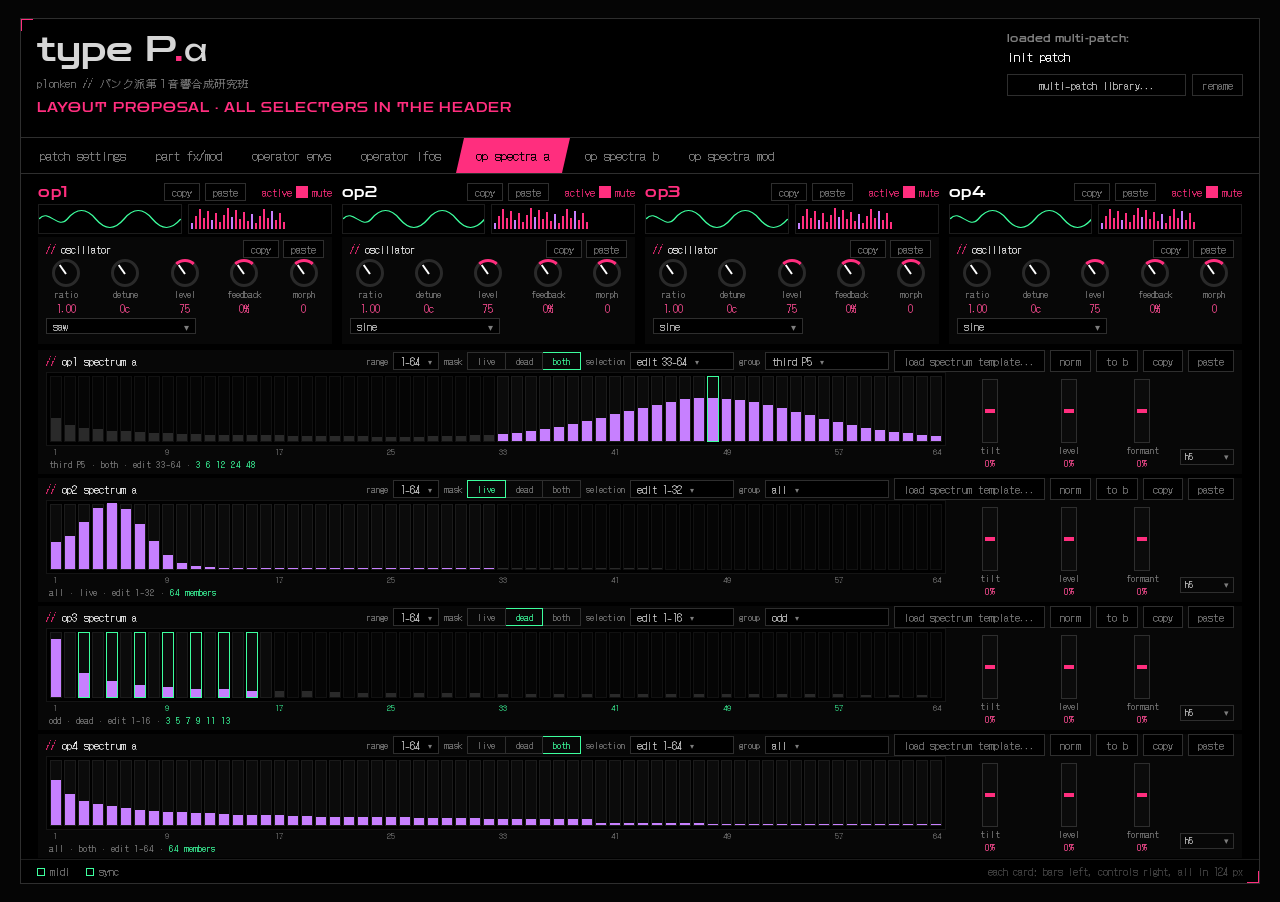
<file: design/spectra-card-mockup.html>
<!doctype html>
<html lang="en">
<head>
<meta charset="utf-8">
<title>Type P.alpha: spectrum card proposal</title>
<link rel="preconnect" href="https://fonts.googleapis.com">
<link rel="preconnect" href="https://fonts.gstatic.com" crossorigin>
<link href="https://fonts.googleapis.com/css2?family=DotGothic16&family=Unbounded:wght@400;700&family=Zen+Dots&display=swap" rel="stylesheet">
<link rel="stylesheet" href="tokens.css">
<style>
  * { box-sizing: border-box; }
  html, body { margin: 0; padding: 0; background: #050505; }
  body {
    display: flex; align-items: flex-start; justify-content: center;
    padding: 18px;
  }
  .frame {
    position: relative; width: 1240px; height: auto; background: var(--p1-bg);
    color: var(--p1-text); font-family: var(--p1-font-ui);
    border: 1px solid var(--p1-line-strong);
    overflow: hidden;
  }
  .frame::before, .frame::after {
    content: ""; position: absolute; width: 11px; height: 11px;
    border: 2px solid var(--p1-pink); z-index: 5;
  }
  .frame::before { left: -1px; top: -1px; border-right: 0; border-bottom: 0; }
  .frame::after { right: -1px; bottom: -1px; border-left: 0; border-top: 0; }

  .top { height: 118px; padding: 14px 16px 0; display: flex; gap: 20px; }
  .brand {
    font-family: var(--p1-font-display); font-size: 34px; line-height: 1;
    color: var(--p1-brand-ink); white-space: nowrap;
  }
  .brand .dot { color: var(--p1-pink); }
  .brand .a { font-family: "Unbounded", var(--p1-font-display); font-size: 30px; }
  .note {
    margin-top: 8px; font-size: 11px; color: var(--p1-dim);
    letter-spacing: .04em;
  }
  .proposal {
    font-family: var(--p1-font-display); font-size: 12px; color: var(--p1-pink);
    letter-spacing: .08em; text-transform: uppercase;
  }
  .top-right { margin-left: auto; display: flex; flex-direction: column;
    align-items: stretch; gap: 2px; width: 236px; }
  .loaded-label { font-family: var(--p1-font-display); font-size: 10px;
    color: var(--p1-dim); letter-spacing: .04em; }
  .loaded-name { font-size: 13px; color: var(--p1-white); }
  .loaded-buttons { display: flex; gap: 6px; margin-top: 6px; }

  .btn {
    height: 22px; padding: 0 9px; display: inline-flex; align-items: center;
    justify-content: center; background: var(--p1-bg);
    border: 1px solid var(--p1-line-strong); color: var(--p1-dim);
    font-family: var(--p1-font-ui); font-size: 11px; white-space: nowrap;
  }
  .btn.small { height: 18px; padding: 0 7px; font-size: 10px; }
  .btn.key { color: var(--p1-text); }

  .tabs {
    height: 37px; display: flex; align-items: stretch; padding-left: 4px;
    border-top: 1px solid var(--p1-line-strong);
    border-bottom: 1px solid var(--p1-line-strong);
  }
  .tab {
    display: flex; align-items: center; padding: 0 15px; color: var(--p1-dim);
    font-family: var(--p1-font-ui); font-size: 13px; white-space: nowrap;
  }
  .tab.active {
    color: #000; background: var(--p1-pink);
    clip-path: polygon(8px 0, 100% 0, calc(100% - 8px) 100%, 0 100%);
    padding: 0 20px;
  }

  .page {
    height: 685px; padding: 6px 17px 0; display: flex; flex-direction: column;
    gap: 6px;
  }
  .ops { height: 164px; display: grid; grid-template-columns: repeat(4, 1fr);
    gap: 10px; }
  .op {
    display: flex; flex-direction: column; min-width: 0;
  }
  .ophead { height: 24px; display: flex; align-items: center; gap: 8px; }
  .opname { font-family: var(--p1-font-display); font-size: 14px;
    color: var(--p1-white); letter-spacing: .04em; }
  .opname.car { color: var(--p1-pink); }
  .opacts { margin-left: auto; display: flex; gap: 5px; align-items: center; }
  .mute { display: flex; align-items: center; gap: 4px; font-size: 10px;
    color: var(--p1-pink); }
  .mute i { display: block; width: 12px; height: 12px;
    border: 1px solid var(--p1-pink); }
  .mute i.on { background: var(--p1-pink); }
  .opvis { height: 30px; display: flex; gap: 6px; margin-bottom: 3px; }
  .opvis div { flex: 1; border: 1px solid var(--p1-line); background: #000;
    position: relative; overflow: hidden; }
  .opvis svg { width: 100%; height: 100%; display: block; }
  .osc { flex: 1; background: var(--p1-panel); padding: 5px 8px;
    display: flex; flex-direction: column; }
  .osc-head { height: 14px; display: flex; align-items: center; gap: 6px;
    font-size: 10px; color: var(--p1-dim); }
  .osc-head .title { color: var(--p1-white); }
  .osc-head .title::before { content: "// "; color: var(--p1-pink); }
  .osc-head .acts { margin-left: auto; display: flex; gap: 4px; }
  .knobs { display: flex; justify-content: space-between; margin-top: 3px; }
  .knob { width: 40px; text-align: center; }
  .dial { width: 28px; height: 28px; margin: 0 auto 1px; border-radius: 50%;
    border: 3px solid #2a2a2a; position: relative; }
  .dial::after { content: ""; position: absolute; left: 50%; top: 1px;
    width: 2px; height: 11px; background: var(--p1-white);
    transform: translateX(-50%) rotate(-35deg); transform-origin: bottom; }
  .dial.lit { border-top-color: var(--p1-pink); }
  .kname { font-size: 9px; color: var(--p1-dim); }
  .kval { font-size: 10px; color: var(--p1-pink-bright); }
  .wavesel { margin-top: 2px; height: 16px; width: 150px; border: 1px solid
    var(--p1-line-strong); background: var(--p1-bg); color: var(--p1-text);
    font-size: 10px; display: flex; align-items: center; padding: 0 6px;
    justify-content: space-between; }
  .wavesel::after { content: "\25BE"; color: var(--p1-dim); }

  .cards { flex: 1; display: flex; flex-direction: column; gap: 4px; }
  .spcard {
    height: 124px; display: flex; flex-direction: column;
    background: var(--p1-panel);
  }
  .sphead { height: 22px; display: flex; align-items: center; padding: 0 8px;
    gap: 6px; }
  .sptitle { font-size: 11px; color: var(--p1-white); white-space: nowrap; }
  .sptitle::before { content: "// "; color: var(--p1-pink); }
  .spacts { margin-left: auto; display: flex; align-items: center; gap: 5px; }
  .spacts .lbl { font-size: 9px; color: var(--p1-dim); }
  .spacts .hgroup { display: flex; align-items: center; gap: 5px; }
  .spacts .seg.compact span { width: 38px; height: 18px; }
  .spacts .sel.selection { width: 104px; }
  .spacts .sel.group-sel { width: 124px; }
  .sel { height: 18px; border: 1px solid var(--p1-line-strong);
    background: var(--p1-bg); color: var(--p1-text); font-size: 10px;
    display: inline-flex; align-items: center; gap: 8px; padding: 0 6px; }
  .sel::after { content: "\25BE"; color: var(--p1-dim); font-size: 8px; }
  .spbody { flex: 1; display: flex; gap: 8px; padding: 0 8px 4px; min-height: 0; }
  .spot { flex: 1; display: flex; flex-direction: column; min-width: 0; }
  .spbars { flex: 1; display: flex; gap: 2px; padding: 3px; background: #000;
    border: 1px solid #141414; position: relative; }
  .sbar { flex: 1; background: #0b0b0b; border: 1px solid #1b1b1b;
    position: relative; }
  .sbar i { position: absolute; left: 0; right: 0; bottom: 0; height: 0;
    background: var(--p1-purple); }
  .sbar.b i { background: var(--p1-pink); }
  .sbar.in-group { border-color: var(--p1-green); }
  .sbar.outside { background: #050505; border-color: #111; }
  .sbar.outside i { background: #2a2a2a; }
  .splabels { height: 12px; display: flex; gap: 2px; padding: 0 3px; }
  .splabels span { flex: 1; font-size: 8px; color: var(--p1-dim);
    text-align: center; overflow: visible; white-space: nowrap; }
  .splabels span.in-group { color: var(--p1-green); }
  .splegend { height: 12px; font-size: 9px; color: var(--p1-dim);
    padding-left: 3px; white-space: nowrap; overflow: hidden; }
  .splegend b { color: var(--p1-green); font-weight: normal; }
  .spcontrols { width: 280px; display: flex; flex-direction: column;
    padding-top: 6px; }
  .ctlrow { height: 16px; display: flex; align-items: center; gap: 6px;
    font-size: 9px; color: var(--p1-dim); }
  .ctlrow .lbl { width: 40px; }
  .ctlrow .sel { flex: 1; }
  .seg { display: flex; flex: 1; }
  .seg span { flex: 1; height: 16px; display: flex; align-items: center;
    justify-content: center; border: 1px solid var(--p1-line-strong);
    color: var(--p1-dim); font-size: 9px; }
  .seg span + span { border-left: 0; }
  .seg span.on { border-color: var(--p1-green); color: var(--p1-green); }
  .springs { flex: 1; display: flex; gap: 6px; min-height: 0; align-items: center; }
  .spring { flex: 1; display: flex; flex-direction: column; align-items: center;
    min-width: 0; }
  .track { width: 16px; height: 64px; border: 1px solid var(--p1-line-strong);
    position: relative; background: #0b0b0b; }
  .track::before { content: ""; position: absolute; left: 2px; right: 2px;
    top: 50%; border-top: 1px solid #3a3a3a; }
  .track i { position: absolute; left: 2px; width: 10px; height: 4px;
    top: calc(50% - 2px); background: var(--p1-pink); }
  .sname { font-size: 9px; color: var(--p1-dim); margin-top: 1px; }
  .sval { font-size: 9px; color: var(--p1-pink-bright); }
  .formant-sel { height: 16px; min-width: 54px; border: 1px solid
    var(--p1-line-strong); font-size: 9px; display: flex; align-items: center;
    justify-content: space-between; padding: 0 4px; color: var(--p1-text); }
  .formant-cell { flex: 1.7; display: flex; align-items: flex-end;
    justify-content: center; gap: 6px; min-width: 0; }
  .formant-picker { margin-bottom: 5px; }

  .status { height: 24px; display: flex; align-items: center; gap: 16px;
    padding: 0 16px; border-top: 1px solid var(--p1-line); font-size: 10px;
    color: var(--p1-dim); }
  .status i { display: inline-block; width: 8px; height: 8px; margin-right: 5px;
    border: 1px solid var(--p1-green); }
  .annot { color: var(--p1-faint); margin-left: auto; font-size: 10px; }
</style>
</head>
<body>
<div class="frame">
  <div class="top">
    <div>
      <div class="brand">type P<span class="dot">.</span><span class="a">a</span></div>
      <div class="note">p1onken // パンク派第１音響合成研究班</div>
      <div class="proposal" style="margin-top:10px">layout proposal · all selectors in the header</div>
    </div>
    <div class="top-right">
      <span class="loaded-label">loaded multi-patch:</span>
      <span class="loaded-name">init patch</span>
      <div class="loaded-buttons">
        <span class="btn key" style="flex:1">multi-patch library...</span>
        <span class="btn">rename</span>
      </div>
    </div>
  </div>

  <nav class="tabs">
    <span class="tab">patch settings</span>
    <span class="tab">part fx/mod</span>
    <span class="tab">operator envs</span>
    <span class="tab">operator lfos</span>
    <span class="tab active">op spectra a</span>
    <span class="tab">op spectra b</span>
    <span class="tab">op spectra mod</span>
  </nav>

  <main class="page">
    <section class="ops" id="ops"></section>
    <section class="cards" id="cards"></section>
  </main>

  <footer class="status">
    <span><i></i>midi</span><span><i></i>sync</span>
    <span class="annot">each card: bars left, controls right, all in 124 px</span>
  </footer>
</div>

<script>
  const OP_NAMES = ["op1", "op2", "op3", "op4"];
  const STATES = [
    { group: "third P5", mask: "both", selection: "edit 33-64", first: 1, wave: "sine" },
    { group: "all", mask: "live", selection: "edit 1-32", first: 1, wave: "sine" },
    { group: "odd", mask: "dead", selection: "edit 1-16", first: 1, wave: "sine" },
    { group: "all", mask: "both", selection: "edit 1-64", first: 1, wave: "sine" },
  ];
  /* the seven windows as offsets into the 1-64 range */
  const WINDOWS = {
    "edit 1-64": [0, 63], "edit 1-32": [0, 31], "edit 33-64": [32, 63],
    "edit 1-16": [0, 15], "edit 17-32": [16, 31], "edit 33-48": [32, 47],
    "edit 49-64": [48, 63],
  };
  const GROUP_TEST = {
    "all": () => true,
    "odd": (h) => h >= 3 && h % 2 === 1,
    "third P5": (h) => { let v = 3; while (v <= 64) { if (v === h) return true; v *= 2; } return false; },
  };

  function spectrum(op) {
    const levels = [];
    for (let h = 1; h <= 64; ++h) {
      if (op === 0) levels.push(Math.max(0, Math.round(
        62 * Math.exp(-Math.pow(h - 48, 2) / 90) + 36 / Math.pow(h, 0.5))));
      else if (op === 1) levels.push(Math.max(0, Math.round(
        99 * Math.exp(-Math.pow(h - 5, 2) / 10) + 22 / h)));
      else if (op === 2) levels.push(h % 2 === 1 ? Math.round(90 / Math.pow(h, 0.8)) : 0);
      else levels.push(Math.max(0, Math.round(70 / Math.pow(h, 0.55) * (h < 40 ? 1 : 0.3))));
    }
    return levels;
  }

  function knob(name, value, lit) {
    return `<div class="knob"><div class="dial${lit ? " lit" : ""}"></div>
      <div class="kname">${name}</div><div class="kval">${value}</div></div>`;
  }

  function opStrip(op) {
    const name = OP_NAMES[op];
    const wave = op === 0 ? "saw" : "sine";
    return `<div class="op">
      <div class="ophead">
        <span class="opname ${op === 0 || op === 2 ? "car" : ""}">${name}</span>
        <span class="opacts">
          <span class="btn small">copy</span><span class="btn small">paste</span>
        </span>
        <span class="mute" style="margin-left:8px"><span>active</span><i class="on"></i>mute</span>
      </div>
      <div class="opvis">
        <div><svg viewBox="0 0 120 40" preserveAspectRatio="none">
          <path d="M0 20 C 8 4, 16 36, 24 20 S 40 4, 48 20 S 64 36, 72 20 S 88 4, 96 20 S 112 36, 120 20"
            fill="none" stroke="#3dff9e" stroke-width="1.4"/></svg></div>
        <div>${Array.from({ length: 24 }, (_, i) =>
          `<span style="position:absolute;bottom:4px;left:${i * 4 + 2}px;width:2px;height:${6 + (i * 7) % 16}px;background:${i % 5 === 0 ? "#c780ff" : "#ff2e7e"}"></span>`).join("")}</div>
      </div>
      <div class="osc">
        <div class="osc-head"><span class="title">oscillator</span>
          <span class="acts"><span class="btn small">copy</span><span class="btn small">paste</span></span>
        </div>
        <div class="knobs">
          ${knob("ratio", "1.00", false)}
          ${knob("detune", "0c", false)}
          ${knob("level", "75", true)}
          ${knob("feedback", "0%", true)}
          ${knob("morph", "0", true)}
        </div>
        <div class="wavesel">${wave}</div>
      </div>
    </div>`;
  }

  function cards() {
    return STATES.map((state, op) => {
      const levels = spectrum(op);
      const [lo, hi] = WINDOWS[state.selection];
      const test = GROUP_TEST[state.group];
      const mark = state.group !== "all";
      const bars = levels.map((level, i) => {
        const outside = i < lo || i > hi;
        const member = mark && test(i + 1);
        return `<div class="sbar${outside ? " outside" : ""}${member ? " in-group" : ""}">
          <i style="height:${level}%"></i></div>`;
      }).join("");
      const labels = levels.map((_, i) => {
        const h = i + 1;
        const show = i % 8 === 0 || i === 63;
        return `<span class="${mark && test(h) ? "in-group" : ""}">${show ? h : ""}</span>`;
      }).join("");
      const members = mark
        ? Array.from({ length: 64 }, (_, i) => i + 1).filter((h) => test(h)).slice(0, 6).join(" ")
        : "64 members";
      return `<section class="spcard">
        <div class="sphead">
          <span class="sptitle">${OP_NAMES[op]} spectrum a</span>
          <span class="spacts">
            <span class="lbl">range</span><span class="sel">1-64</span>
            <span class="hgroup"><span class="lbl">mask</span><span class="seg compact">
              <span class="${state.mask === "live" ? "on" : ""}">live</span>
              <span class="${state.mask === "dead" ? "on" : ""}">dead</span>
              <span class="${state.mask === "both" ? "on" : ""}">both</span>
            </span></span>
            <span class="hgroup"><span class="lbl">selection</span><span class="sel selection">${state.selection}</span></span>
            <span class="hgroup"><span class="lbl">group</span><span class="sel group-sel">${state.group}</span></span>
            <span class="btn">load spectrum template...</span>
            <span class="btn">norm</span><span class="btn">to b</span>
            <span class="btn">copy</span><span class="btn">paste</span>
          </span>
        </div>
        <div class="spbody">
          <div class="spot">
            <div class="spbars">${bars}</div>
            <div class="splabels">${labels}</div>
            <div class="splegend">${state.group} · ${state.mask} · ${state.selection} · <b>${members}</b></div>
          </div>
          <div class="spcontrols">
            <div class="springs">
              <div class="spring"><div class="track"><i></i></div><span class="sname">tilt</span><span class="sval">0%</span></div>
              <div class="spring"><div class="track"><i></i></div><span class="sname">level</span><span class="sval">0%</span></div>
              <div class="formant-cell">
                <div class="spring"><div class="track"><i></i></div><span class="sname">formant</span><span class="sval">0%</span></div>
                <div class="formant-picker"><span class="formant-sel">h5 <span style="color:#7d7d7d">▾</span></span></div>
              </div>
            </div>
          </div>
        </div>
      </section>`;
    }).join("");
  }

  document.getElementById("ops").innerHTML = [0, 1, 2, 3].map(opStrip).join("");
  document.getElementById("cards").innerHTML = cards();
</script>
</body>
</html>
</file>
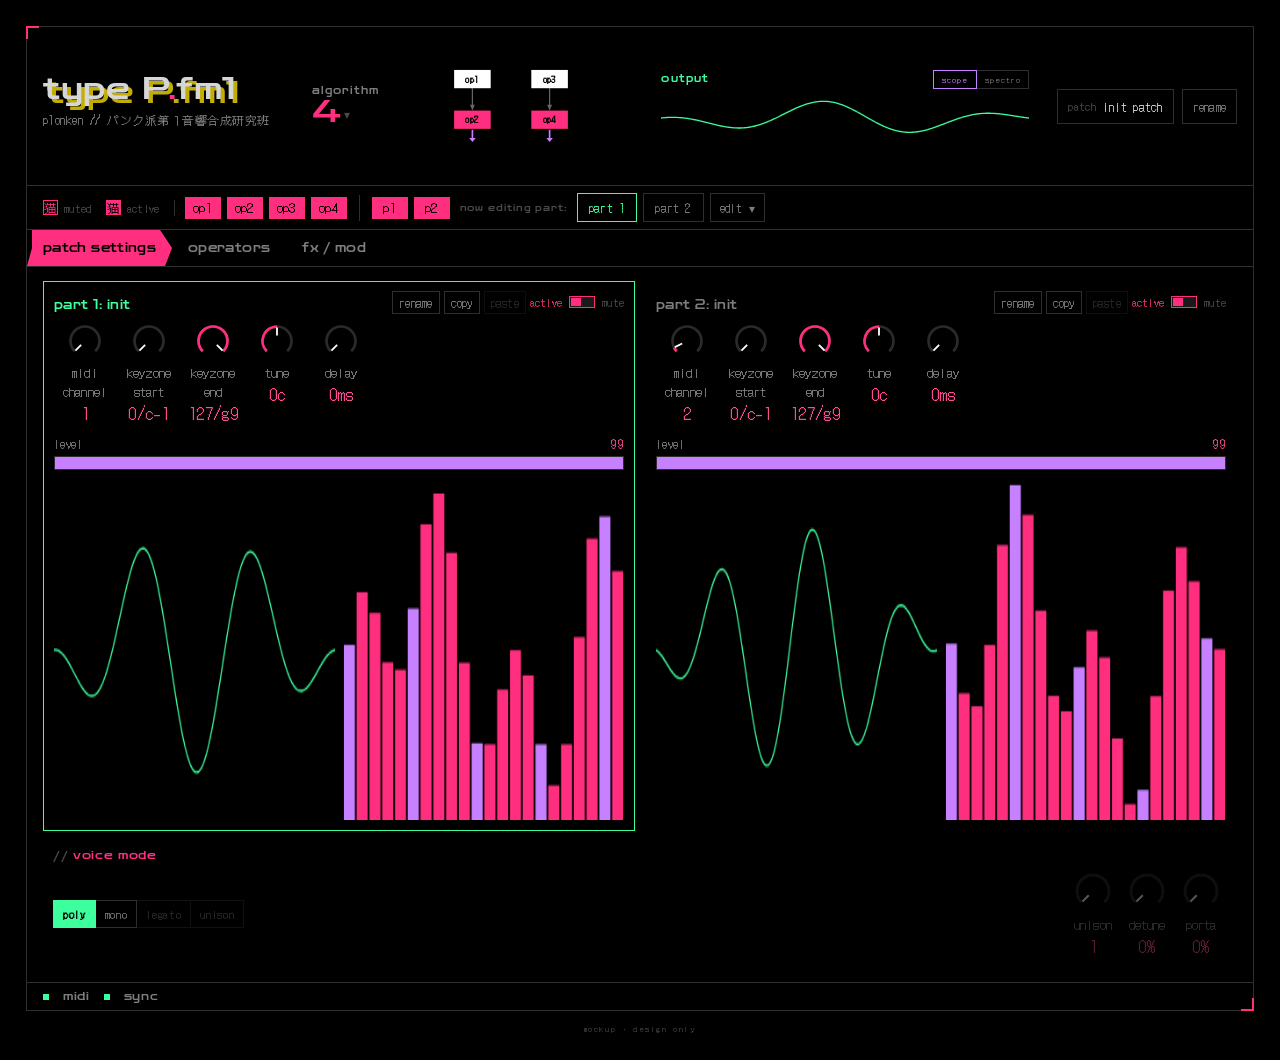
<file: mockups/type-p-alpha-plugin.html>
<!doctype html>
<html lang="en">
<head>
<meta charset="utf-8">
<meta name="viewport" content="width=device-width, initial-scale=1">
<title>Type P.alpha, plugin GUI mockup</title>
<!-- Zen Dots and DotGothic16, SIL Open Font License. Bundle the woff2 files in the real plugin build. -->
<link rel="preconnect" href="https://fonts.googleapis.com">
<link rel="preconnect" href="https://fonts.gstatic.com" crossorigin>
<link rel="preload" as="style" href="https://fonts.googleapis.com/css2?family=DotGothic16&family=Zen+Dots&display=swap">
<noscript><link href="https://fonts.googleapis.com/css2?family=DotGothic16&family=Zen+Dots&display=swap" rel="stylesheet"></noscript>
<!-- Visual reference for design/README.md. Tokens live in design/tokens.json. -->
<style>
  :root {
    --bg: #000000;
    --panel: #070707;
    --panel2: #0c0c0c;
    --line: #1c1c1c;
    --line2: #2e2e2e;
    --text: #d2d2d2;
    --dim: #7d7d7d;
    --faint: #4a4a4a;
    --pink: #ff2e7e;
    --pink2: #ff4d94;
    --purple: #c780ff;
    --green: #3dff9e;
    --green2: #9dffcd;
    --select: #7ec8ff;
    --yellow: #ffe600;
    --white: #ffffff;
    --popup: #1b1b1b;
    --font-ui: "DotGothic16", "Hiragino Kaku Gothic ProN", "Yu Gothic", "Noto Sans JP", "Cascadia Mono", ui-monospace, monospace;
    --font-head: "Zen Dots", "DotGothic16", "Hiragino Kaku Gothic ProN", "Yu Gothic", ui-monospace, monospace;
  }
  * { box-sizing: border-box; border-radius: 0; }
  html, body { margin: 0; min-height: 100%; }
  body {
    background: #000;
    color: var(--text);
    font-family: var(--font-ui);
    font-size: 16px;
    letter-spacing: .02em;
    text-transform: lowercase;
    display: flex; flex-direction: column; align-items: center; justify-content: center;
    gap: 12px; padding: 26px; min-height: 100vh;
  }
  button, select, input { font-family: inherit; letter-spacing: inherit; text-transform: inherit; }
  input { text-transform: none; }

  .plugin {
    position: relative;
    width: 1240px; max-width: 100%;
    background: #000;
    border: 1px solid var(--line2);
    display: flex; flex-direction: column;
  }
  .plugin::before, .plugin::after {
    content: ""; position: absolute; width: 11px; height: 11px; pointer-events: none;
  }
  .plugin::before { top: -1px; left: -1px; border-top: 2px solid var(--pink); border-left: 2px solid var(--pink); }
  .plugin::after { bottom: -1px; right: -1px; border-bottom: 2px solid var(--pink); border-right: 2px solid var(--pink); }

  /* ---------------- header ---------------- */
  .hdr {
    display: flex; align-items: center; gap: 28px;
    padding: 14px 16px; background: #000;
    border-bottom: 1px solid var(--line2);
  }
  .brand { flex: 0 0 auto; padding-right: 14px; padding-bottom: 10px; }
  .logo {
    font-family: var(--font-head);
    font-weight: 400; font-size: 30px; line-height: 1;
    color: #d6d6d6; letter-spacing: .02em; text-transform: none;
    text-shadow: 4px 4px 0 #c2ad00;
  }
  .logo .dot { color: var(--pink); text-shadow: 4px 4px 0 #c2ad00; }
  .logo .fm {
    font-family: var(--font-head);
    font-weight: 400;
    font-size: 30px;
    letter-spacing: .02em;
  }
  .brand-sub {
    margin-top: 7px; font-family: var(--font-ui); font-size: 12px;
    letter-spacing: .04em; color: var(--dim); white-space: nowrap;
  }

  .alg { display: flex; align-items: center; gap: 10px; flex: 0 0 auto; cursor: pointer; }
  .alg:hover .val { color: var(--pink2); }
  .alg-meta .lbl { font-family: var(--font-head); font-size: 10px; letter-spacing: .12em; color: var(--dim); }
  .alg-meta .val { font-family: var(--font-head); font-size: 30px; color: var(--pink); line-height: 1; }
  .alg-meta .caret { font-family: var(--font-ui); font-size: 12px; color: var(--faint); margin-left: 3px; vertical-align: middle; }
  .alg-svg { width: 244px; height: 130px; }

  .out { flex: 1 1 auto; min-width: 180px; }
  .out-head { display: flex; align-items: center; justify-content: space-between; margin-bottom: 4px; }
  .out-head .lbl { font-family: var(--font-head); font-size: 10px; letter-spacing: .12em; color: var(--green); }
  .seg { display: flex; gap: 0; }
  .seg button {
    background: #000; border: 1px solid var(--line2); color: var(--dim);
    font-size: 8px; letter-spacing: .12em; padding: 3px 8px; cursor: pointer;
  }
  .seg button + button { border-left: 0; }
  .seg button.active { color: var(--purple); border-color: var(--purple); }
  .out canvas { width: 100%; height: 50px; display: block; background: #000; }

  .actions { display: flex; gap: 8px; flex: 0 0 auto; align-items: stretch; }
  .btn {
    background: #000; border: 1px solid var(--line2); color: var(--text);
    font-size: 12px; letter-spacing: .02em; padding: 8px 10px; cursor: pointer;
    display: flex; align-items: center; gap: 7px; white-space: nowrap;
  }
  .btn:hover { border-color: var(--pink); }
  .btn .k { color: var(--faint); font-size: 11px; letter-spacing: .03em; }
  .btn.renamer { color: var(--dim); }
  .btn.renamer:hover { color: var(--pink); }

  /* ---------------- toolbar ---------------- */
  .toolbar {
    display: flex; align-items: center; gap: 10px;
    padding: 7px 16px; background: #000; border-bottom: 1px solid var(--line2);
  }
  .legend { display: flex; align-items: center; gap: 6px; padding-right: 6px; border-right: 1px solid var(--line2); }
  .legend .lbl { font-size: 11px; color: var(--faint); margin-right: 8px; }
  .sq {
    display: inline-flex; align-items: center; justify-content: center;
    width: 15px; height: 15px; font-size: 12px; line-height: 1;
  }
  .sq.active { background: var(--pink); color: #000; border: 1px solid var(--pink); }
  .sq.muted { background: #000; color: var(--pink); border: 1px solid var(--pink); }
  .mutebox {
    min-width: 36px; height: 22px; display: flex; align-items: center; justify-content: center;
    font-family: var(--font-ui); font-size: 13px; line-height: 1; cursor: pointer;
    background: var(--pink); color: #000; border: 1px solid var(--pink); padding: 0 4px;
  }
  .mutebox.muted { background: #000; color: var(--pink); }
  .mutebox:hover { border-color: var(--pink2); }
  .tgroup { display: flex; align-items: center; gap: 6px; }
  .tlabel { font-family: var(--font-head); font-size: 9px; letter-spacing: .1em; color: var(--faint); margin-right: 3px; }
  .tdiv { width: 1px; height: 26px; background: var(--line2); margin: 0 6px; }
  .tbtn {
    background: #000; border: 1px solid var(--line2); color: var(--dim);
    font-size: 12px; letter-spacing: .02em; padding: 5px 8px; cursor: pointer;
  }
  .tbtn:hover { border-color: var(--pink); color: var(--text); }
  .tbtn.partsel { padding: 5px 11px; }
  .tbtn.partsel.active { border-color: var(--green); color: var(--green); }
  .tbtn.pmenu { padding: 5px 9px; }

  /* ---------------- tabs ---------------- */
  .tabs { display: flex; gap: 0; padding: 0; background: #000; border-bottom: 1px solid var(--line2); }
  .tab {
    background: #000; border: 0;
    color: var(--dim); font-family: var(--font-head); font-size: 12px; letter-spacing: .03em;
    padding: 11px 16px; cursor: pointer;
  }
  .tab:hover { color: var(--text); }
  .tab.active {
    color: #000; background: var(--pink);
    clip-path: polygon(5px 0, calc(100% - 12px) 0, 100% 50%, calc(100% - 7px) 100%, 0 100%, 5px 50%);
  }

  /* ---------------- body ---------------- */
  .body { padding: 14px 16px 16px; height: 715px; }
  .grid { display: grid; gap: 10px; }

  .card { background: var(--panel); padding: 9px; min-width: 0; }
  .sec-head { display: flex; align-items: center; justify-content: space-between; margin-bottom: 7px; }
  .card h3 { margin: 0; font-family: var(--font-head); font-size: 11px; letter-spacing: .08em; color: var(--pink); font-weight: 400; }
  .card h3::before, .vmode h3::before { content: "// "; color: var(--faint); }
  .sec-actions { display: flex; gap: 3px; }
  button.mini {
    background: #000; border: 1px solid var(--line2); color: var(--dim);
    font-size: 12px; letter-spacing: .02em; padding: 2px 6px; cursor: pointer;
  }
  button.mini:hover:not(:disabled) { color: var(--pink); border-color: var(--pink); }
  button.mini:disabled { opacity: .3; cursor: default; }
  button.mini.muted { background: var(--pink); border-color: var(--pink); color: #000; }

  .knobs { display: flex; flex-wrap: wrap; gap: 8px 4px; }
  .knob { width: 52px; text-align: center; user-select: none; }
  .dial { width: 42px; height: 42px; margin: 0 auto 3px; cursor: ns-resize; touch-action: none; }
  .dial svg { width: 42px; height: 42px; display: block; }
  .dial .track { fill: none; stroke: #2a2a2a; stroke-width: 3; }
  .dial .arc { fill: none; stroke: var(--pink); stroke-width: 3; }
  .dial .ptr { stroke: var(--white); stroke-width: 2; }
  .knob-name { font-size: 13px; letter-spacing: .01em; color: var(--dim); }
  .knob-val { font-size: 16px; color: var(--pink2); font-variant-numeric: tabular-nums; cursor: text; }
  .knob-val:hover { color: var(--white); text-decoration: underline; text-underline-offset: 2px; }
  .knob-input {
    width: 64px; background: #000; border: 1px solid var(--green); color: var(--green);
    font-family: inherit; font-size: 15px; font-weight: 700; text-align: center;
    padding: 0; outline: none; font-variant-numeric: tabular-nums;
  }
  .knob:hover .knob-name { color: var(--text); }

  .inline { display: flex; align-items: center; gap: 8px; margin-top: 8px; }
  .inline .lbl { font-size: 13px; letter-spacing: .04em; color: var(--dim); }
  select.sel {
    background: #000; color: var(--text); border: 1px solid var(--line2);
    padding: 4px 20px 4px 7px; font-size: 9px; outline: none;
    appearance: none; -webkit-appearance: none;
    background-image: url("data:image/svg+xml;charset=utf-8,%3Csvg xmlns='http://www.w3.org/2000/svg' width='9' height='5'%3E%3Cpath d='M0 0l4.5 4.5L9 0' fill='none' stroke='%237d7d7d' stroke-width='1.4'/%3E%3C/svg%3E");
    background-repeat: no-repeat; background-position: right 5px center;
  }
  select.sel:focus { border-color: var(--pink); }

  .toggle { display: flex; align-items: center; gap: 7px; cursor: pointer; }
  .toggle .trk { width: 26px; height: 12px; background: #1a1a1a; border: 1px solid var(--line2); position: relative; }
  .toggle .thb { position: absolute; top: 1px; left: 1px; width: 10px; height: 8px; background: var(--faint); }
  .toggle.on .trk { border-color: var(--green); }
  .toggle.on .thb { left: 14px; background: var(--green); }
  .toggle .tname { font-size: 11px; letter-spacing: .04em; color: var(--dim); }
  .toggle.on .tname { color: var(--green); }

  .toggle.mute .trk { border-color: var(--pink); }
  .toggle.mute .thb { left: 1px; background: var(--pink); }
  .toggle.mute .tname { font-size: 11px; letter-spacing: .02em; color: var(--faint); }
  .toggle.mute:not(.muted) .tname.l { color: var(--pink); }
  .toggle.mute.muted .tname.r { color: var(--pink); }
  .toggle.mute.muted .trk { border-color: var(--line2); }
  .toggle.mute.muted .thb { left: 14px; background: #3a3a3a; }
  .toggle.mute:hover .trk { border-color: var(--pink2); }

  .envbox { height: 62px; background: #000; margin-bottom: 8px; }
  .envbox svg { width: 100%; height: 100%; display: block; }
  .envbox .egrid { stroke: #1a1a1a; stroke-width: 1; }
  .envbox .ecurve { fill: none; stroke: var(--purple); stroke-width: 1.4; }
  .envbox .ecurve2 { fill: none; stroke: var(--green); stroke-width: 1.4; }
  .envbox .ezero { stroke: #3a3a3a; stroke-width: 1; stroke-dasharray: 2 3; }

  /* ---------------- operators ---------------- */
  .ops-grid { display: grid; grid-template-columns: repeat(4, 1fr); gap: 10px; }
  .opcol { background: #000; padding: 8px; display: flex; flex-direction: column; gap: 6px; }
  .opcol .card { padding: 8px; }
  .opcol .knobs { gap: 5px 0; }
  .opcol .knob { width: 36px; }
  .opcol .osc .knob, .opcol .amplfo .knob { width: 56px; }
  .opcol .osc .knobs { gap: 6px 0; justify-content: space-between; }
  .opcol .amplfo .knobs { gap: 6px 24px; }
  .opcol .env .knob { width: 37px; }
  .opcol .env .knobs { justify-content: space-between; }
  .opcol .env .knobs + .knobs { margin-top: 6px; }
  .opcol .dial, .opcol .dial svg { width: 34px; height: 34px; }
  .opcol .envbox { height: 52px; margin-bottom: 6px; }
  .opcol-head { display: flex; align-items: center; justify-content: space-between; }
  .opname { font-family: var(--font-head); font-size: 14px; letter-spacing: .05em; color: var(--white); }
  .op-name.car, .opname.car { color: var(--pink); }
  .opvis { display: flex; gap: 6px; }
  .opvis canvas { width: 50%; height: 40px; display: block; background: #000; }

  .patchpage { display: flex; flex-direction: column; gap: 10px; min-height: 100%; }
  .parts { display: grid; grid-template-columns: 1fr 1fr; gap: 10px; flex: 1; }
  .part .pvis { display: grid; grid-template-columns: 1fr 1fr; gap: 8px; flex: 1; min-height: 120px; margin-top: 10px; }
  .part .pcell { display: flex; flex-direction: column; gap: 3px; min-height: 0; }
  .part .pcell canvas { flex: 1; width: 100%; min-height: 0; display: block; }
  .part { border: 1px solid transparent; background: #000; padding: 8px 10px 10px; display: flex; flex-direction: column; }
  .part.active { border-color: var(--green); }
  .part .ph { display: flex; justify-content: space-between; align-items: center; margin-bottom: 8px; }
  .part .pn { font-family: var(--font-head); font-size: 12px; letter-spacing: .04em; color: var(--dim); }
  .part.active .pn { color: var(--green); }
  .part .pacts { display: flex; gap: 4px; align-items: center; }
  .part .knobs { gap: 6px 2px; }
  .part .knob { width: 62px; }
  .part .dial, .part .dial svg { width: 38px; height: 38px; }
  .lvl { margin-top: 10px; }
  .lvlcap { display: flex; justify-content: space-between; align-items: baseline; font-size: 12px; letter-spacing: .04em; color: var(--dim); margin-bottom: 4px; }
  .lvlval { color: var(--pink2); }
  .lvltrack { height: 14px; background: #111; border: 1px solid var(--line2); position: relative; cursor: ew-resize; touch-action: none; }
  .lvltrack i { position: absolute; left: 0; top: 0; bottom: 0; background: var(--purple); }

  .vmode { background: #000; padding: 8px 10px; }
  .vmode h3 { margin: 0; font-family: var(--font-head); font-size: 11px; letter-spacing: .06em; color: var(--pink); font-weight: 400; }
  .vmode .vh { display: flex; align-items: center; justify-content: space-between; margin-bottom: 8px; }
  .vmode .vrow { display: flex; align-items: center; gap: 10px; }
  .vmode .vbtns { display: flex; }
  .vmode .vbtns button {
    background: #000; border: 1px solid var(--line2); color: var(--dim);
    font-size: 11px; letter-spacing: .06em; padding: 5px 9px; cursor: pointer;
  }
  .vmode .vbtns button + button { border-left: 0; }
  .vmode .vbtns button.active { background: var(--green); border-color: var(--green); color: #000; font-weight: 700; }
  .vmode .disabled { opacity: .35; pointer-events: none; }
  .vmode .knobs { gap: 6px 2px; flex: 1; justify-content: flex-end; }

  /* ---------------- fx / mod ---------------- */
  .fxmod-grid {
    display: grid; grid-template-columns: repeat(3, 1fr);
    grid-template-rows: 1fr 1fr; gap: 10px; min-height: 100%;
  }
  .fxmod-grid .card { display: flex; flex-direction: column; }
  .fxmod-grid .span2 { grid-column: span 2; }
  .followcard { display: flex; flex-direction: column; }
  .followcard.off { opacity: .45; }
  .follow-actions { display: flex; align-items: center; gap: 6px; }
  .followcard .knob { width: 64px; }
  .followcard .dial, .followcard .dial svg { width: 42px; height: 42px; }
  .followcard .inline { margin-top: 5px; }
  .penvcard .knobs { gap: 6px 4px; }
  .penvcard .knob { width: 52px; }
  .penvcard .dial, .penvcard .dial svg { width: 38px; height: 38px; }

  /* ---------------- status strip ---------------- */
  .status { display: flex; align-items: center; justify-content: flex-start;
    padding: 7px 16px; background: #000; border-top: 1px solid var(--line2); }
  .status .leds { display: flex; gap: 14px; align-items: center; font-family: var(--font-head); font-size: 11px; letter-spacing: .06em; color: var(--dim); }
  .led { width: 6px; height: 6px; background: var(--faint); display: inline-block; }
  .led.on { background: var(--green); }

  .mocktag { font-size: 8px; letter-spacing: .2em; color: var(--faint); }

  /* ---------------- popovers / dialogs ---------------- */
  .backdrop {
    position: fixed; inset: 0; background: rgba(0,0,0,.72);
    display: flex; align-items: center; justify-content: center; z-index: 30;
  }
  .dialog { width: 420px; max-width: 92vw; background: var(--popup); border: 1px solid var(--line2); }
  .dialog.wide { width: 780px; }
  .dialog-head { padding: 12px 14px; border-bottom: 1px solid #2e2e2e; font-family: var(--font-head); font-size: 11px; letter-spacing: .06em; color: var(--white); display:flex; justify-content:space-between; }
  .dialog-head .x { cursor: pointer; color: #999; font-size: 11px; letter-spacing: 0; }
  .dialog-head .x:hover { color: var(--pink); }
  .dialog-body { padding: 14px; color: var(--white); font-size: 14px; line-height: 1.6; }
  .dialog-foot { display: flex; justify-content: flex-end; gap: 8px; padding: 12px 14px; border-top: 1px solid #2e2e2e; }
  .dialog-foot button {
    background: #242424; border: 1px solid #3a3a3a; color: var(--white);
    font-size: 9px; letter-spacing: .12em; padding: 6px 14px; cursor: pointer;
  }
  .dialog-foot button.primary { border-color: var(--pink); color: var(--pink); background: #000; }
  .dialog-foot button:hover { filter: brightness(1.2); }

  .part-menu {
    position: absolute; z-index: 25; width: 190px;
    background: var(--popup); border: 1px solid var(--line2);
    box-shadow: 0 16px 40px rgba(0,0,0,.8);
  }
  .part-menu .pm-head { padding: 8px 10px; border-bottom: 1px solid #2e2e2e; font-size: 11px; letter-spacing: .08em; color: var(--dim); }
  .part-menu button {
    display: block; width: 100%; text-align: left;
    background: none; border: 0; border-bottom: 1px solid #262626;
    color: var(--white); font-size: 12px; letter-spacing: .04em; padding: 9px 10px; cursor: pointer;
  }
  .part-menu button:hover:not(:disabled) { background: #262626; color: var(--pink); }
  .part-menu button:disabled { color: #555; cursor: default; }

  .slots { display: grid; grid-template-columns: repeat(4, 1fr); gap: 6px; }
  .slots .slot {
    background: #000; border: 1px solid #3a3a3a; color: var(--white);
    font-size: 15px; padding: 10px 0 8px; cursor: pointer; letter-spacing: .08em;
  }
  .slots .slot .sname { display: block; margin-top: 4px; font-size: 12px; letter-spacing: 0; color: var(--dim); }
  .slots .slot.sel .sname { color: var(--purple); }
  .slots .slot.dead { opacity: .3; cursor: default; }
  .slots .slot:hover:not(:disabled) { border-color: var(--purple); }
  .slots .slot.sel { border-color: var(--purple); color: var(--purple); background: rgba(199,128,255,.08); }
  .patchlist {
    max-height: 260px; overflow-y: auto; scrollbar-width: thin;
    scrollbar-color: var(--pink) #000;
  }
  .partlist {
    display: flex; flex-direction: column; max-height: 240px; overflow-y: auto;
    scrollbar-width: thin; scrollbar-color: var(--pink) #000;
  }
  .slotrow {
    display: flex; align-items: center; gap: 12px; width: 100%; text-align: left;
    background: #000; border: 1px solid transparent; border-bottom: 1px dashed #222;
    color: var(--text); font-size: 15px; padding: 8px 10px; cursor: pointer;
  }
  .slotrow:hover:not(:disabled) { border-color: var(--purple); color: var(--purple); }
  .slotrow.sel { border-color: var(--purple); color: var(--purple); background: rgba(199,128,255,.08); }
  .slotrow .pno { color: var(--faint); min-width: 26px; }
  .slotrow .sname { flex: 1; }
  .slotrow.sel .sname { color: var(--purple); }
  .slotrow.dead { opacity: .35; cursor: default; }
  .patchlist::-webkit-scrollbar, .partlist::-webkit-scrollbar { width: 8px; }
  .patchlist::-webkit-scrollbar-track, .partlist::-webkit-scrollbar-track { background: #000; }
  .patchlist::-webkit-scrollbar-thumb, .partlist::-webkit-scrollbar-thumb { background: var(--line2); }
  .patchlist::-webkit-scrollbar-thumb:hover, .partlist::-webkit-scrollbar-thumb:hover { background: var(--pink); }
  .textin {
    width: 100%; background: #000; border: 1px solid var(--line2); color: var(--white);
    font-size: 14px; padding: 8px 10px; outline: none;
  }
  .textin:focus { border-color: var(--green); }
  .alg-grid { display: grid; grid-template-columns: repeat(4, 1fr); gap: 8px; }
  .alg-tile { border: 1px solid var(--line2); background: #000; padding: 6px 6px 4px; cursor: pointer; display: flex; flex-direction: column; min-height: 132px; }
  .alg-tile:hover { border-color: var(--pink); }
  .alg-tile.sel { border-color: var(--green); background: rgba(61,255,158,.05); }
  .alg-fig { flex: 1 1 auto; display: flex; align-items: center; justify-content: center; min-height: 0; }
  .alg-fig svg { width: 100%; height: auto; display: block; }
  .alg-tile .an { margin-top: 3px; text-align: center; font-size: 11px; letter-spacing: .1em; color: var(--dim); }
  .alg-tile.sel .an { color: var(--green); }
  .note { margin-top: 10px; color: #9a9a9a; font-size: 13px; letter-spacing: .02em; }

  .preset-row { display: flex; justify-content: space-between; align-items: center; gap: 10px; padding: 7px 10px; cursor: pointer; border-left: 2px solid transparent; }
  .preset-row:hover { background: #262626; }
  .preset-row.sel { background: rgba(199,128,255,.14); border-left-color: var(--purple); }
  .preset-row .pno { color: var(--faint); font-size: 13px; min-width: 24px; }
  .preset-row .pname { flex: 1; color: var(--white); }
  .preset-row .tag { color: var(--pink); font-size: 11px; margin-left: 8px; letter-spacing: .04em; }
  .preset-row .meta { color: #9a9a9a; font-size: 13px; letter-spacing: .02em; }

  .toast {
    position: fixed; bottom: 22px; left: 50%; transform: translateX(-50%);
    background: var(--popup); border: 1px solid var(--pink); color: var(--white);
    font-size: 9px; letter-spacing: .12em; padding: 8px 16px; z-index: 40;
  }
</style>
</head>
<body>
<div class="plugin" id="plugin">
  <header class="hdr">
    <div class="brand"><div class="logo">type P<span class="dot">.</span><span class="fm">fm1</span></div><div class="brand-sub">p1onken // パンク派第１音響合成研究班</div></div>

    <div class="alg" id="algPick" title="Change algorithm">
      <div class="alg-meta">
        <div class="lbl">ALGORITHM</div>
        <div class="val"><span id="algVal">4</span><span class="caret">&#9662;</span></div>
      </div>
      <svg class="alg-svg" viewBox="0 0 240 128" preserveAspectRatio="xMidYMid meet" aria-hidden="true" id="hdrAlg"></svg>
    </div>

    <div class="out">
      <div class="out-head">
        <span class="lbl">OUTPUT</span>
        <div class="seg" id="visSeg">
          <button data-mode="scope" class="active">SCOPE</button>
          <button data-mode="spectro">SPECTRO</button>
        </div>
      </div>
      <canvas id="scope" width="360" height="50"></canvas>
    </div>

    <div class="actions">
      <button class="btn patch" id="patchBtn"><span class="k">patch</span><span id="patchName">init patch</span></button>
      <button class="btn renamer" id="patchRename" title="Rename patch">rename</button>
    </div>
  </header>

  <div class="toolbar" id="toolbar"></div>

  <nav class="tabs" id="tabs"></nav>
  <main class="body" id="body"></main>

  <div class="status">
    <div class="leds"><span class="led on"></span>midi <span class="led on"></span>sync</div>
  </div>
</div>

<div class="mocktag">MOCKUP &middot; DESIGN ONLY</div>

<script>
  "use strict";

  /* ---------------- knob ---------------- */
  const A0 = 135, SWEEP = 270;
  function angleFor(f) { return A0 + SWEEP * f; }
  function pt(cx, cy, r, deg) {
    const a = deg * Math.PI / 180;
    return [cx + r * Math.cos(a), cy + r * Math.sin(a)];
  }
  function arc(cx, cy, r, f0, f1) {
    const a0 = angleFor(f0), a1 = angleFor(f1);
    const p0 = pt(cx, cy, r, a0), p1 = pt(cx, cy, r, a1);
    const large = (a1 - a0) > 180 ? 1 : 0;
    return "M " + p0[0].toFixed(2) + " " + p0[1].toFixed(2) +
      " A " + r + " " + r + " 0 " + large + " 1 " + p1[0].toFixed(2) + " " + p1[1].toFixed(2);
  }
  function fmtVal(s) { return s.fmt ? s.fmt(s.val) : Math.round(s.val); }

  function makeKnob(spec) {
    const el = document.createElement("div");
    el.className = "knob";
    const dial = document.createElement("div");
    dial.className = "dial";
    dial.innerHTML =
      '<svg viewBox="0 0 42 42">' +
      '<path class="track" d="' + arc(21, 21, 16, 0, 1) + '"/>' +
      '<path class="arc" d="' + arc(21, 21, 16, 0, 0.0001) + '"/>' +
      '<line class="ptr" x1="21" y1="21" x2="21" y2="21"/>' +
      "</svg>";
    const name = document.createElement("div");
    name.className = "knob-name"; name.textContent = spec.name;
    const val = document.createElement("div");
    val.className = "knob-val";
    el.append(dial, name, val);
    el.__spec = spec; el.__dial = dial;
    refreshKnob(el);

    function stepFor() {
      return spec.step != null ? spec.step : ((spec.max - spec.min) > 30 ? 1 : 0.01);
    }

    val.title = "Click to type a value";
    val.addEventListener("click", function () { editValue(); });

    function editValue() {
      if (val.querySelector("input")) return;
      const input = document.createElement("input");
      input.className = "knob-input";
      input.type = "text";
      input.value = String(spec.val);
      val.textContent = "";
      val.appendChild(input);
      input.focus();
      input.select();
      let done = false;
      function finish(commit) {
        if (done) return;
        done = true;
        if (commit) {
          const n = parseFloat(input.value);
          if (isFinite(n)) {
            const step = stepFor();
            let v = Math.max(spec.min, Math.min(spec.max, n));
            v = Math.round(v / step) * step;
            spec.val = +v.toFixed(6);
            if (spec.onChange) spec.onChange(spec.val);
          }
        }
        refreshKnob(el);
      }
      input.addEventListener("keydown", function (ev) {
        if (ev.key === "Enter") { ev.preventDefault(); finish(true); }
        else if (ev.key === "Escape") { ev.preventDefault(); finish(false); }
      });
      input.addEventListener("blur", function () { finish(true); });
    }

    dial.addEventListener("pointerdown", function (e) {
      e.preventDefault();
      dial.setPointerCapture(e.pointerId);
      const startY = e.clientY, startVal = spec.val;
      const rng = spec.max - spec.min;
      const step = stepFor();
      function move(ev) {
        const scale = ev.shiftKey ? 0.12 : 1;
        let v = startVal + (startY - ev.clientY) / 160 * rng * scale;
        v = Math.max(spec.min, Math.min(spec.max, v));
        spec.val = Math.round(v / step) * step;
        refreshKnob(el);
        if (spec.onChange) spec.onChange(spec.val);
      }
      function up() {
        dial.removeEventListener("pointermove", move);
        dial.removeEventListener("pointerup", up);
      }
      dial.addEventListener("pointermove", move);
      dial.addEventListener("pointerup", up);
    });
    return el;
  }

  function refreshKnob(el) {
    const s = el.__spec;
    const frac = (s.val - s.min) / (s.max - s.min);
    const svg = el.__dial.querySelector("svg");
    svg.querySelector(".arc").setAttribute("d", arc(21, 21, 16, 0, Math.max(frac, 0.0001)));
    const p = pt(21, 21, 15, angleFor(frac));
    const q = pt(21, 21, 6, angleFor(frac));
    const line = svg.querySelector(".ptr");
    line.setAttribute("x1", q[0].toFixed(2)); line.setAttribute("y1", q[1].toFixed(2));
    line.setAttribute("x2", p[0].toFixed(2)); line.setAttribute("y2", p[1].toFixed(2));
    el.querySelector(".knob-val").textContent = fmtVal(s);
  }

  function makeSelect(options, current, onchange) {
    const sel = document.createElement("select");
    sel.className = "sel";
    options.forEach(function (o) {
      const opt = document.createElement("option");
      opt.value = o; opt.textContent = o;
      if (o === current) opt.selected = true;
      sel.appendChild(opt);
    });
    if (onchange) sel.addEventListener("change", function () { onchange(sel.value); });
    return sel;
  }

  function makeToggle(name, on, onchange) {
    const el = document.createElement("div");
    el.className = "toggle" + (on ? " on" : "");
    el.innerHTML = '<div class="trk"><div class="thb"></div></div><div class="tname">' + name + "</div>";
    el.addEventListener("click", function () {
      el.classList.toggle("on");
      if (onchange) onchange(el.classList.contains("on"));
    });
    return el;
  }

  function makeMuteSwitch(muted, onchange) {
    const el = document.createElement("div");
    el.className = "toggle mute" + (muted ? " muted" : "");
    el.innerHTML = '<span class="tname l">active</span><div class="trk"><div class="thb"></div></div><span class="tname r">mute</span>';
    el.addEventListener("click", function () {
      const nowMuted = !el.classList.contains("muted");
      el.classList.toggle("muted", nowMuted);
      if (onchange) onchange(nowMuted);
    });
    return el;
  }

  /* ---------------- data ---------------- */
  const OPS = [
    { name: "op1", role: "car", ratio: 1.0, detune: 0, level: 99, fb: 0, wave: "sine", r: [99, 40, 30, 60], l: [99, 70, 0], lfoRate: 5.0, lfoDepth: 0, lfoWave: "sine", mute: false },
    { name: "op2", role: "mod", ratio: 2.0, detune: 0, level: 0, fb: 0, wave: "sine", r: [99, 45, 35, 60], l: [0, 0, 0], lfoRate: 5.0, lfoDepth: 0, lfoWave: "sine", mute: false },
    { name: "op3", role: "car", ratio: 1.0, detune: 0, level: 0, fb: 0, wave: "sine", r: [99, 40, 30, 60], l: [0, 0, 0], lfoRate: 5.0, lfoDepth: 0, lfoWave: "sine", mute: false },
    { name: "op4", role: "mod", ratio: 3.0, detune: 0, level: 0, fb: 0, wave: "sine", r: [99, 40, 30, 60], l: [0, 0, 0], lfoRate: 5.0, lfoDepth: 0, lfoWave: "sine", mute: false }
  ];
  const WAVES = ["sine", "triangle", "half sine", "half tri", "2x sine", "2x tri",
    "2x half sine", "2x half tri", "rect sine", "pulse", "square", "saw"];
  const LFO_WAVES = ["sine", "triangle", "saw", "inverse saw", "square", "random"];
  const PARTS = [
    { name: "init", midi: 1, low: 0, high: 127, level: 99, tune: 0, delay: 0, mute: false },
    { name: "init", midi: 2, low: 0, high: 127, level: 99, tune: 0, delay: 0, mute: false }
  ];
  const PART_SLOTS = [null, null, null, null, null, null, null, null];
  const PITCH_LFO = { rate: 0, depth: 0, wave: "sine" };
  const PITCH_ENV = { on: false, r: [80, 60, 50, 80], l: [2, -1, 0] };
  const FILTER_ENV = { r: [99, 50, 40, 60], l: [99, 40, 0] };
  const FILTER1 = { cutoff: 60, res: 20, env: 0, type: "lpf", on: true };
  const KEY_FOLLOW = {
    on: true,
    bp: 60,
    sel: 0,
    targets: [
      { name: "op1 level", lo: 0, hi: 0 },
      { name: "op1 feedback", lo: 0, hi: 0 },
      { name: "op1 amp env", lo: 0, hi: 0 },
      { name: "op2 level", lo: 0, hi: 0 },
      { name: "op2 feedback", lo: 0, hi: 0 },
      { name: "op2 amp env", lo: 0, hi: 0 },
      { name: "op3 level", lo: 0, hi: 0 },
      { name: "op3 feedback", lo: 0, hi: 0 },
      { name: "op3 amp env", lo: 0, hi: 0 },
      { name: "op4 level", lo: 0, hi: 0 },
      { name: "op4 feedback", lo: 0, hi: 0 },
      { name: "op4 amp env", lo: 0, hi: 0 },
      { name: "pitch env", lo: 0, hi: 0 },
      { name: "filter 1 cutoff", lo: 0, hi: 0 },
      { name: "filter env", lo: 0, hi: 0 }
    ]
  };
  const VEL_FOLLOW = {
    on: true,
    sel: 0,
    targets: [
      { name: "op1 level", amount: 0 },
      { name: "op1 feedback", amount: 0 },
      { name: "op1 amp env", amount: 0 },
      { name: "op2 level", amount: 0 },
      { name: "op2 feedback", amount: 0 },
      { name: "op2 amp env", amount: 0 },
      { name: "op3 level", amount: 0 },
      { name: "op3 feedback", amount: 0 },
      { name: "op3 amp env", amount: 0 },
      { name: "op4 level", amount: 0 },
      { name: "op4 feedback", amount: 0 },
      { name: "op4 amp env", amount: 0 },
      { name: "pitch env", amount: 0 },
      { name: "filter 1 cutoff", amount: 0 },
      { name: "filter env", amount: 0 }
    ]
  };
  const VOICE = { mode: "poly", unison: 1, detune: 0, porta: 0 };

  let clipboard = null;
  let current = "patch";
  let activePart = 1;
  let visMode = "scope";
  let ALG = 4;
  let loadedSlot = 0;

  function b(obj, key, name, min, max, fmt, step) {
    return { name: name, min: min, max: max, fmt: fmt, step: step,
      get: function () { return obj[key]; }, set: function (v) { obj[key] = v; } };
  }
  function ba(obj, arr, i, name, min, max, fmt, step) {
    return { name: name, min: min, max: max, fmt: fmt, step: step,
      get: function () { return obj[arr][i]; }, set: function (v) { obj[arr][i] = v; } };
  }

  function knobRow(bindings) {
    const kn = document.createElement("div");
    kn.className = "knobs";
    bindings.forEach(function (x) {
      kn.appendChild(makeKnob({ name: x.name, min: x.min, max: x.max, val: x.get(), fmt: x.fmt, step: x.step, onChange: x.set }));
    });
    return kn;
  }

  function makeSection(title, kind, bindings, opts) {    opts = opts || {};
    const card = document.createElement("div");
    card.className = "card " + kind;
    const head = document.createElement("div");
    head.className = "sec-head";
    const h = document.createElement("h3");
    h.textContent = title;
    head.appendChild(h);
    if (opts.copy !== false) {
      const acts = document.createElement("div");
      acts.className = "sec-actions";
      const cpy = document.createElement("button");
      cpy.className = "mini"; cpy.textContent = "COPY";
      cpy.addEventListener("click", function () {
        clipboard = { kind: kind, values: bindings.map(function (x) { return x.get(); }) };
        rerender();
      });
      const pst = document.createElement("button");
      pst.className = "mini"; pst.textContent = "PASTE";
      pst.disabled = !(clipboard && clipboard.kind === kind);
      pst.addEventListener("click", function () {
        if (clipboard && clipboard.kind === kind) {
          bindings.forEach(function (x, i) { x.set(clipboard.values[i]); });
          rerender();
        }
      });
      acts.append(cpy, pst);
      head.appendChild(acts);
    }
    if (opts.headExtra) head.appendChild(opts.headExtra);
    card.appendChild(head);
    if (opts.before) {
      (Array.isArray(opts.before) ? opts.before : [opts.before]).forEach(function (n) {
        card.appendChild(n);
      });
    }
    if (opts.rows) {
      opts.rows.forEach(function (row) { card.appendChild(knobRow(row)); });
    } else {
      card.appendChild(knobRow(bindings));
    }
    if (opts.after) {
      (Array.isArray(opts.after) ? opts.after : [opts.after]).forEach(function (n) {
        card.appendChild(n);
      });
    }
    return card;
  }

  /* ---------------- visualisers ---------------- */
  function drawScope(cv, seed, t, amp) {
    const ctx = cv.getContext("2d");
    const W = cv.width, H = cv.height;
    ctx.clearRect(0, 0, W, H);
    ctx.beginPath();
    const f = 3 + (Math.round(seed * 10) % 5);
    for (let x = 0; x <= W; x++) {
      const p = x / W;
      const y = H / 2 + Math.sin(p * Math.PI * f + t + seed) * amp * H * Math.sin(p * Math.PI);
      if (x === 0) ctx.moveTo(x, y); else ctx.lineTo(x, y);
    }
    ctx.strokeStyle = "#3dff9e";
    ctx.lineWidth = 1.3;
    ctx.stroke();
  }
  function drawSpectro(cv, seed, t, scale) {
    scale = scale == null ? 1 : scale;
    const ctx = cv.getContext("2d");
    const W = cv.width, H = cv.height;
    ctx.clearRect(0, 0, W, H);
    const n = 22, bw = W / n;
    for (let i = 0; i < n; i++) {
      const v = Math.max(0.04, 0.5 + 0.5 * Math.sin(i * 0.7 + seed * 1.3 + t * 2.1) * Math.cos(i * 0.31 + seed + t));
      const h = v * (H - 2) * scale;
      ctx.fillStyle = (i % 5 === 0) ? "#c780ff" : "#ff2e7e";
      ctx.fillRect(i * bw + 1, H - h, bw - 2, h);
    }
  }

  let t = 0;
  function tick() {
    const hcv = document.getElementById("scope");
    if (hcv) { if (visMode === "scope") drawScope(hcv, 1.1, t, 0.34); else drawSpectro(hcv, 1.1, t); }
    document.querySelectorAll(".oscope").forEach(function (cv, i) {
      drawScope(cv, 1 + i * 0.6, t * 1.1, 0.42 * (+(cv.dataset.level || 99) / 99));
    });
    document.querySelectorAll(".ospectro").forEach(function (cv, i) {
      drawSpectro(cv, 1.4 + i * 0.8, t, +(cv.dataset.level || 99) / 99);
    });
    document.querySelectorAll(".opmini").forEach(function (cv, i) {
      drawScope(cv, 1 + i * 0.7, t, 0.4 * (+(cv.dataset.level || 99) / 99));
    });
    document.querySelectorAll(".pscope").forEach(function (cv, i) {
      drawScope(cv, 2.2 + i * 0.6, t * 0.9, 0.36 * (+cv.dataset.level / 99));
    });
    document.querySelectorAll(".pspectro").forEach(function (cv, i) {
      drawSpectro(cv, 2.6 + i * 0.8, t, +cv.dataset.level / 99);
    });
    t += 0.05;
    requestAnimationFrame(tick);
  }

  function envSvg(r, l, cls) {
    const W = 240, H = 62;
    const widths = r.map(function (rr) { return 8 + (99 - rr) / 99 * 26; });
    const total = widths.reduce(function (a, b) { return a + b; }, 0);
    const scale = (W - 12) / total;
    let x = 6, d = "M 6 " + H;
    const lv = [l[0], l[1], l[2], l[2]];
    for (let i = 0; i < 4; i++) {
      x += widths[i] * scale;
      const y = H - 3 - lv[i] / 99 * (H - 10);
      d += " L " + x.toFixed(1) + " " + y.toFixed(1);
    }
    x += widths[3] * scale;
    d += " L " + x.toFixed(1) + " " + H;
    return '<svg viewBox="0 0 ' + W + " " + H + '">' +
      '<line class="egrid" x1="6" y1="' + (H - 3) + '" x2="' + (W - 6) + '" y2="' + (H - 3) + '"/>' +
      '<path class="' + (cls || "ecurve") + '" d="' + d + '"/></svg>';
  }

  function noteName(n) {
    const names = ["c", "c#", "d", "d#", "e", "f", "f#", "g", "g#", "a", "a#", "b"];
    return names[n % 12] + (Math.floor(n / 12) - 1);
  }
  function notePair(n) { return n + "/" + noteName(n); }
  function bipFmt(v) { return (v > 0 ? "+" : "") + v + "%"; }

  function penvSvg(r, l) {
    const W = 240, H = 62, mid = H / 2;
    const widths = r.map(function (rr) { return 8 + (99 - rr) / 99 * 26; });
    const total = widths.reduce(function (a, b) { return a + b; }, 0);
    const scale = (W - 12) / total;
    let x = 6, d = "M 6 " + mid;
    [l[0], l[1], l[2], 0].forEach(function (lev, i) {
      x += widths[i] * scale;
      const y = mid - lev / 12 * (mid - 5);
      d += " L " + x.toFixed(1) + " " + y.toFixed(1);
    });
    return '<svg viewBox="0 0 ' + W + " " + H + '">' +
      '<line class="ezero" x1="6" y1="' + mid + '" x2="' + (W - 6) + '" y2="' + mid + '"/>' +
      '<path class="ecurve" d="' + d + '"/></svg>';
  }

  /* alg diagrams: white = modulator, pink = carrier */
  const ALG_LAYOUT = [
    { pos: [[60, 6], [60, 34], [60, 62], [60, 90]], edges: [[0, 1], [1, 2], [2, 3]], car: [3] },
    { pos: [[18, 6], [92, 6], [55, 44], [55, 82]], edges: [[0, 2], [1, 2], [2, 3]], car: [3] },
    { pos: [[16, 6], [96, 6], [96, 44], [56, 82]], edges: [[1, 2], [0, 3], [2, 3]], car: [3] },
    { pos: [[80, 6], [22, 46], [138, 46], [80, 86]], edges: [[0, 1], [0, 2], [1, 3], [2, 3]], car: [3] },
    { pos: [[32, 10], [32, 50], [108, 10], [108, 50]], edges: [[0, 1], [2, 3]], car: [1, 3] },
    { pos: [[80, 8], [10, 58], [80, 58], [150, 58]], edges: [[0, 1], [0, 2], [0, 3]], car: [1, 2, 3] },
    { pos: [[24, 8], [24, 58], [90, 58], [156, 58]], edges: [[0, 1]], car: [1, 2, 3] },
    { pos: [[16, 38], [66, 38], [116, 38], [166, 38]], edges: [], car: [0, 1, 2, 3] }
  ];
  const OPW = 36, OPH = 18;

  function wire(x1, y1, x2, y2) {
    const a = Math.atan2(y2 - y1, x2 - x1);
    const bx = x2 - 4.4 * Math.cos(a), by = y2 - 4.4 * Math.sin(a);
    const p1x = x2 - 5.8 * Math.cos(a) + 2.4 * Math.sin(a);
    const p1y = y2 - 5.8 * Math.sin(a) - 2.4 * Math.cos(a);
    const p2x = x2 - 5.8 * Math.cos(a) - 2.4 * Math.sin(a);
    const p2y = y2 - 5.8 * Math.sin(a) + 2.4 * Math.cos(a);
    return '<line x1="' + x1 + '" y1="' + y1 + '" x2="' + bx.toFixed(1) + '" y2="' + by.toFixed(1) +
      '" stroke="#666" stroke-width="1.2"/>' +
      '<polygon points="' + x2 + "," + y2 + " " + p1x.toFixed(1) + "," + p1y.toFixed(1) + " " +
      p2x.toFixed(1) + "," + p2y.toFixed(1) + '" fill="#666"/>';
  }

  function arrowDown(x, y, len) {
    return '<line x1="' + x + '" y1="' + y + '" x2="' + x + '" y2="' + (y + len - 4) +
      '" stroke="#c780ff" stroke-width="1.6"/>' +
      '<polygon points="' + x + "," + (y + len) + " " + (x - 3.2) + "," + (y + len - 4) + " " +
      (x + 3.2) + "," + (y + len - 4) + '" fill="#c780ff"/>';
  }

  function algSvg(n) {
    const L = ALG_LAYOUT[n] || ALG_LAYOUT[0];
    let g = "";
    L.edges.forEach(function (e) {
      const a = L.pos[e[0]], b = L.pos[e[1]];
      g += wire(a[0] + OPW / 2, a[1] + OPH, b[0] + OPW / 2, b[1]);
    });
    let minX = Infinity, maxX = -Infinity, minY = Infinity, maxY = -Infinity;
    function fit(x, y) {
      minX = Math.min(minX, x); maxX = Math.max(maxX, x);
      minY = Math.min(minY, y); maxY = Math.max(maxY, y);
    }
    L.pos.forEach(function (p, i) {
      const isCar = L.car.indexOf(i) >= 0;
      fit(p[0], p[1]);
      fit(p[0] + OPW, p[1] + OPH);
      if (isCar) fit(p[0] + OPW / 2, p[1] + OPH + 1 + 12);
      g += '<rect x="' + p[0] + '" y="' + p[1] + '" width="' + OPW + '" height="' + OPH + '" fill="' +
        (isCar ? "#ff2e7e" : "#ffffff") + '"/>' +
        '<text x="' + (p[0] + OPW / 2) + '" y="' + (p[1] + 12.5) + '" fill="#000" font-size="9" font-weight="700" ' +
        'text-anchor="middle" font-family="DotGothic16, monospace">op' + (i + 1) + "</text>";
      if (isCar) g += arrowDown(p[0] + OPW / 2, p[1] + OPH + 1, 12);
    });
    const dx = (240 - (maxX - minX)) / 2 - minX;
    const dy = (128 - (maxY - minY)) / 2 - minY;
    return '<svg viewBox="0 0 240 128" preserveAspectRatio="xMidYMid meet">' +
      '<g transform="translate(' + dx.toFixed(1) + "," + dy.toFixed(1) + ')">' + g + "</g></svg>";
  }

  function renderAlg() {
    document.getElementById("algVal").textContent = ALG;
    document.getElementById("hdrAlg").innerHTML = algSvg(ALG);
  }

  function setAlg(n) {
    ALG = n;
    renderAlg();
  }

  function openAlgPicker() {
    let sel = ALG;
    const bodyEl = document.createElement("div");
    const grid = document.createElement("div");
    grid.className = "alg-grid";
    const tiles = [];
    for (let i = 0; i < 8; i++) {
      const tile = document.createElement("div");
      tile.className = "alg-tile" + (i === sel ? " sel" : "");
      tile.innerHTML = '<div class="alg-fig">' + algSvg(i) + '</div><div class="an">alg ' + i + "</div>";
      tile.addEventListener("click", function () {
        sel = i;
        tiles.forEach(function (t, j) { t.classList.toggle("sel", j === sel); });
      });
      grid.appendChild(tile);
      tiles.push(tile);
    }
    bodyEl.appendChild(grid);
    const note = document.createElement("div");
    note.className = "note";
    note.textContent = "Pink operators are carriers. Click a routing, then LOAD.";
    bodyEl.appendChild(note);
    openDialog("ALGORITHM", bodyEl, [
      { label: "CANCEL", onClick: function (close) { close(); } },
      { label: "LOAD", primary: true, onClick: function (close) { close(); setAlg(sel); } }
    ], true);
  }

  function makeLevelSlider(obj, key, label) {
    const el = document.createElement("div");
    el.className = "lvl";
    const cap = document.createElement("div");
    cap.className = "lvlcap";
    const l = document.createElement("span");
    l.textContent = label;
    const v = document.createElement("span");
    v.className = "lvlval";
    cap.append(l, v);
    const track = document.createElement("div");
    track.className = "lvltrack";
    const fill = document.createElement("i");
    track.appendChild(fill);
    el.append(cap, track);
    function draw() {
      fill.style.width = (obj[key] / 99 * 100) + "%";
      v.textContent = obj[key];
    }
    draw();
    function setFromEvent(e) {
      const r = track.getBoundingClientRect();
      const f = Math.max(0, Math.min(1, (e.clientX - r.left) / r.width));
      obj[key] = Math.round(f * 99);
      draw();
    }
    track.addEventListener("pointerdown", function (e) {
      e.preventDefault();
      track.setPointerCapture(e.pointerId);
      setFromEvent(e);
      function move(ev) { setFromEvent(ev); }
      function up() {
        track.removeEventListener("pointermove", move);
        track.removeEventListener("pointerup", up);
      }
      track.addEventListener("pointermove", move);
      track.addEventListener("pointerup", up);
    });
    return el;
  }

  /* ---------------- views ---------------- */
  function viewPatch() {
    const wrap = document.createElement("div");
    wrap.className = "patchpage";

    const parts = document.createElement("div");
    parts.className = "parts";
    PARTS.forEach(function (p, i) {
      const d = document.createElement("div");
      d.className = "part" + (activePart === i + 1 ? " active" : "");
      const ph = document.createElement("div");
      ph.className = "ph";
      const nameWrap = document.createElement("div");
      nameWrap.innerHTML = '<span class="pn">part ' + (i + 1) + ": " + p.name + "</span>";
      const acts = document.createElement("div");
      acts.className = "pacts";
      const ren = document.createElement("button");
      ren.className = "mini"; ren.textContent = "rename";
      ren.addEventListener("click", function () { renamePart(i); });
      const cpy = document.createElement("button");
      cpy.className = "mini"; cpy.textContent = "copy";
      cpy.addEventListener("click", function () { copyPart(); });
      const pst = document.createElement("button");
      pst.className = "mini"; pst.textContent = "paste";
      pst.disabled = !(clipboard && clipboard.kind === "part");
      pst.addEventListener("click", function () { pastePart(i + 1); });
      const mute = makeMuteSwitch(p.mute, function (v) { setPartMute(i, v); });
      acts.append(ren, cpy, pst, mute);
      ph.append(nameWrap, acts);
      d.appendChild(ph);
      d.appendChild(knobRow([
        b(p, "midi", "MIDI CHANNEL", 1, 16, function (v) { return v; }, 1),
        b(p, "low", "KEYZONE START", 0, 127, notePair, 1),
        b(p, "high", "KEYZONE END", 0, 127, notePair, 1),
        b(p, "tune", "TUNE", -100, 100, function (v) { return (v > 0 ? "+" : "") + v + "c"; }, 1),
        b(p, "delay", "DELAY", 0, 1000, function (v) { return v + "ms"; }, 1)
      ]));
      d.appendChild(makeLevelSlider(p, "level", "level"));
      const vis = document.createElement("div");
      vis.className = "pvis";
      [{ cls: "pscope" }, { cls: "pspectro" }].forEach(function (v) {
        const cell = document.createElement("div");
        cell.className = "pcell";
        const cv = document.createElement("canvas");
        cv.className = v.cls; cv.width = 320; cv.height = 200;
        cv.dataset.level = p.mute ? 0 : p.level;
        cell.appendChild(cv);
        vis.appendChild(cell);
      });
      d.appendChild(vis);
      parts.appendChild(d);
    });

    const vm = document.createElement("div");
    vm.className = "vmode";
    const vh = document.createElement("div");
    vh.className = "vh";
    vh.innerHTML = "<h3>voice mode</h3>";
    vm.appendChild(vh);
    const vrow = document.createElement("div");
    vrow.className = "vrow";
    const vbtns = document.createElement("div");
    vbtns.className = "vbtns";
    ["poly", "mono", "legato", "unison"].forEach(function (m) {
      const btn = document.createElement("button");
      btn.textContent = m;
      if (VOICE.mode === m) btn.className = "active";
      if (VOICE.mode === "poly" && (m === "legato" || m === "unison"))
        btn.classList.add("disabled");
      btn.addEventListener("click", function () {
        if (btn.classList.contains("disabled")) return;
        VOICE.mode = m; rerender();
      });
      vbtns.appendChild(btn);
    });
    const vknobs = knobRow([
      b(VOICE, "unison", "UNISON", 1, 8, function (v) { return v; }, 1),
      b(VOICE, "detune", "DETUNE", 0, 100, function (v) { return v + "%"; }, 1),
      b(VOICE, "porta", "PORTA", 0, 100, function (v) { return v + "%"; }, 1)
    ]);
    if (VOICE.mode === "poly") vknobs.classList.add("disabled");
    vrow.append(vbtns, vknobs);
    vm.appendChild(vrow);
    wrap.append(parts, vm);
    return wrap;
  }

  function copyOp(o) {
    clipboard = { kind: "op", data: {
      ratio: o.ratio, detune: o.detune, level: o.level, fb: o.fb, wave: o.wave,
      r: o.r.slice(), l: o.l.slice(), lfoRate: o.lfoRate, lfoDepth: o.lfoDepth, lfoWave: o.lfoWave
    } };
    rerender();
  }
  function pasteOp(o) {
    if (!clipboard || clipboard.kind !== "op") return;
    const d = clipboard.data;
    o.ratio = d.ratio; o.detune = d.detune; o.level = d.level; o.fb = d.fb; o.wave = d.wave;
    o.r = d.r.slice(); o.l = d.l.slice(); o.lfoRate = d.lfoRate; o.lfoDepth = d.lfoDepth; o.lfoWave = d.lfoWave;
    rerender();
  }

  function copyPart() {
    const p = PARTS[activePart - 1];
    clipboard = { kind: "part", data: {
      ops: JSON.parse(JSON.stringify(OPS)),
      part: { midi: p.midi, low: p.low, high: p.high, level: p.level, tune: p.tune, delay: p.delay },
      voice: { mode: VOICE.mode, unison: VOICE.unison, detune: VOICE.detune, porta: VOICE.porta }
    } };
    rerender();
  }
  function pastePart(n) {
    if (!clipboard || clipboard.kind !== "part") return;
    const d = clipboard.data;
    d.ops.forEach(function (s, i) {
      const o = OPS[i];
      o.ratio = s.ratio; o.detune = s.detune; o.level = s.level; o.fb = s.fb;
      o.wave = s.wave; o.r = s.r.slice(); o.l = s.l.slice();
      o.lfoRate = s.lfoRate; o.lfoDepth = s.lfoDepth; o.lfoWave = s.lfoWave;
    });
    const p = PARTS[n - 1];
    p.midi = d.part.midi; p.low = d.part.low; p.high = d.part.high;
    p.level = d.part.level; p.tune = d.part.tune; p.delay = d.part.delay;
    VOICE.mode = d.voice.mode; VOICE.unison = d.voice.unison;
    VOICE.detune = d.voice.detune; VOICE.porta = d.voice.porta;
    buildToolbar();
    rerender();
  }

  function viewOps() {
    const wrap = document.createElement("div");
    wrap.className = "ops-grid";
    OPS.forEach(function (o, i) {
      const col = document.createElement("div");
      col.className = "opcol";
      const head = document.createElement("div");
      head.className = "opcol-head";
      const nameEl = document.createElement("span");
      nameEl.className = "opname" + (o.role === "car" ? " car" : "");
      nameEl.style.color = o.role === "car" ? "var(--pink)" : "var(--white)";
      nameEl.textContent = o.name;
      const right = document.createElement("div");
      right.style.display = "flex"; right.style.gap = "8px"; right.style.alignItems = "center";
      const acts = document.createElement("div");
      acts.className = "sec-actions";
      const cpy = document.createElement("button");
      cpy.className = "mini"; cpy.textContent = "copy";
      cpy.addEventListener("click", function () { copyOp(o); });
      const pst = document.createElement("button");
      pst.className = "mini"; pst.textContent = "paste";
      pst.disabled = !(clipboard && clipboard.kind === "op");
      pst.addEventListener("click", function () { pasteOp(o); });
      acts.append(cpy, pst);
      right.append(acts, makeMuteSwitch(o.mute, function (v) { setOpMute(o.name, v); }));
      head.append(nameEl, right);
      col.appendChild(head);

      const vis = document.createElement("div");
      vis.className = "opvis";
      const sc = document.createElement("canvas");
      sc.className = "oscope"; sc.width = 120; sc.height = 40; sc.dataset.level = o.level;
      const sp = document.createElement("canvas");
      sp.className = "ospectro"; sp.width = 120; sp.height = 40; sp.dataset.level = o.level;
      vis.append(sc, sp);
      col.appendChild(vis);

      const waveRow = document.createElement("div");
      waveRow.className = "inline";
      const wl = document.createElement("span"); wl.className = "lbl"; wl.textContent = "WAVE";
      waveRow.append(wl, makeSelect(WAVES, o.wave, function (v) { o.wave = v; }));

      const lfoRow = document.createElement("div");
      lfoRow.className = "inline";
      const ll = document.createElement("span"); ll.className = "lbl"; ll.textContent = "WAVE";
      lfoRow.append(ll, makeSelect(LFO_WAVES, o.lfoWave, function (v) { o.lfoWave = v; }));

      col.appendChild(makeSection("OSCILLATOR", "osc", [
        b(o, "ratio", "RATIO", 0.5, 8, function (v) { return v.toFixed(2); }, 0.01),
        b(o, "detune", "DETUNE", -50, 50, function (v) { return (v > 0 ? "+" : "") + v + "c"; }, 1),
        b(o, "level", "LEVEL", 0, 99, function (v) { return v; }, 1),
        b(o, "fb", "FB", 0, 99, function (v) { return v; }, 1)
      ], { after: waveRow }));

      const envBox = document.createElement("div");
      envBox.className = "envbox";
      envBox.innerHTML = envSvg(o.r, o.l);
      const envRates = [
        ba(o, "r", 0, "R1", 0, 99, function (v) { return v; }, 1),
        ba(o, "r", 1, "R2", 0, 99, function (v) { return v; }, 1),
        ba(o, "r", 2, "R3", 0, 99, function (v) { return v; }, 1),
        ba(o, "r", 3, "R4", 0, 99, function (v) { return v; }, 1)
      ];
      const envLevels = [
        ba(o, "l", 0, "L1", 0, 99, function (v) { return v; }, 1),
        ba(o, "l", 1, "L2", 0, 99, function (v) { return v; }, 1),
        ba(o, "l", 2, "L3", 0, 99, function (v) { return v; }, 1)
      ];
      col.appendChild(makeSection("ENVELOPE", "env", envRates.concat(envLevels), {
        before: envBox,
        rows: [envRates, envLevels]
      }));

      col.appendChild(makeSection("AMPLITUDE LFO", "amplfo", [
        b(o, "lfoRate", "RATE", 0, 20, function (v) { return v.toFixed(1) + "Hz"; }, 0.1),
        b(o, "lfoDepth", "DEPTH", 0, 100, function (v) { return v + "%"; }, 1)
      ], { after: lfoRow }));

      wrap.appendChild(col);
    });
    return wrap;
  }

  function lfoSvg(wave) {
    let d = "M 4 31";
    const N = 232;
    for (let x = 0; x <= N; x++) {
      const p = x / N;
      const ph = (p * 2) % 1;
      let v;
      if (wave === "triangle") v = 1 - 4 * Math.abs(ph - 0.5);
      else if (wave === "saw") v = 1 - 2 * ph;
      else if (wave === "inverse saw") v = 2 * ph - 1;
      else if (wave === "square") v = ph < 0.5 ? 1 : -1;
      else if (wave === "random") v = Math.sin(x * 1.7) * Math.cos(x * 0.37);
      else v = Math.sin(p * Math.PI * 4);
      d += " L " + (4 + x) + " " + (31 - v * 22).toFixed(1);
    }
    return '<svg viewBox="0 0 240 62"><path d="' + d + '" fill="none" stroke="#3dff9e" stroke-width="1.4"/></svg>';
  }

  function fxCard(title, specs, types, state) {
    const card = makeSection(title, "fx", specs, { copy: false });
    const row = document.createElement("div");
    row.className = "inline";
    const l = document.createElement("span"); l.className = "lbl"; l.textContent = "type";
    row.append(l, makeSelect(types, state.type, function (v) { state.type = v; }));
    card.appendChild(row);
    const on = makeToggle("on", state.on, function (v) { state.on = v; rerender(); });
    on.style.marginTop = "10px";
    card.appendChild(on);
    return card;
  }

  function viewFxMod() {
    const wrap = document.createElement("div");
    wrap.className = "fxmod-grid";
    wrap.appendChild(fxCard("FILTER 1", [
      b(FILTER1, "cutoff", "CUTOFF", 0, 100, function (x) { return x + "%"; }, 1),
      b(FILTER1, "res", "RES", 0, 100, function (x) { return x + "%"; }, 1),
      b(FILTER1, "env", "ENV AMT", 0, 100, function (x) { return x + "%"; }, 1)
    ], ["lpf", "bpf", "hpf"], FILTER1));
    const feBox = document.createElement("div");
    feBox.className = "envbox";
    feBox.innerHTML = envSvg(FILTER_ENV.r, FILTER_ENV.l, "ecurve2");
    wrap.appendChild(makeSection("FILTER ENVELOPE", "fenv", [
      ba(FILTER_ENV, "r", 0, "R1", 0, 99, function (v) { return v; }, 1),
      ba(FILTER_ENV, "r", 1, "R2", 0, 99, function (v) { return v; }, 1),
      ba(FILTER_ENV, "r", 2, "R3", 0, 99, function (v) { return v; }, 1),
      ba(FILTER_ENV, "r", 3, "R4", 0, 99, function (v) { return v; }, 1),
      ba(FILTER_ENV, "l", 0, "L1", 0, 99, function (v) { return v; }, 1),
      ba(FILTER_ENV, "l", 1, "L2", 0, 99, function (v) { return v; }, 1),
      ba(FILTER_ENV, "l", 2, "L3", 0, 99, function (v) { return v; }, 1)
    ], { before: feBox, copy: false }));

    const lfoBox = document.createElement("div");
    lfoBox.className = "envbox";
    lfoBox.innerHTML = lfoSvg(PITCH_LFO.wave);
    const lfoRow = document.createElement("div");
    lfoRow.className = "inline";
    const ll = document.createElement("span"); ll.className = "lbl"; ll.textContent = "WAVE";
    lfoRow.append(ll, makeSelect(LFO_WAVES, PITCH_LFO.wave, function (v) { PITCH_LFO.wave = v; rerender(); }));
    wrap.appendChild(makeSection("PITCH LFO", "plfo", [
      b(PITCH_LFO, "rate", "RATE", 0, 20, function (x) { return x.toFixed(1) + "Hz"; }, 0.1),
      b(PITCH_LFO, "depth", "DEPTH", 0, 100, function (x) { return x + "%"; }, 1)
    ], { before: lfoBox, after: lfoRow, copy: false }));

    const penvBox = document.createElement("div");
    penvBox.className = "envbox";
    penvBox.innerHTML = penvSvg(PITCH_ENV.r, PITCH_ENV.l);
    const penvOn = makeToggle("on", PITCH_ENV.on, function (v) { PITCH_ENV.on = v; rerender(); });
    const penvCard = makeSection("PITCH ENVELOPE", "penv", [
      ba(PITCH_ENV, "r", 0, "R1", 0, 99, function (v) { return v; }, 1),
      ba(PITCH_ENV, "r", 1, "R2", 0, 99, function (v) { return v; }, 1),
      ba(PITCH_ENV, "r", 2, "R3", 0, 99, function (v) { return v; }, 1),
      ba(PITCH_ENV, "r", 3, "R4", 0, 99, function (v) { return v; }, 1),
      ba(PITCH_ENV, "l", 0, "L1", -12, 12, function (v) { return (v > 0 ? "+" : "") + v + "st"; }, 1),
      ba(PITCH_ENV, "l", 1, "L2", -12, 12, function (v) { return (v > 0 ? "+" : "") + v + "st"; }, 1),
      ba(PITCH_ENV, "l", 2, "L3", -12, 12, function (v) { return (v > 0 ? "+" : "") + v + "st"; }, 1)
    ], { before: penvBox, headExtra: penvOn, copy: false });
    penvCard.classList.add("penvcard");
    wrap.appendChild(penvCard);

    const kt = KEY_FOLLOW.targets[KEY_FOLLOW.sel];
    const keyActions = document.createElement("div");
    keyActions.className = "follow-actions";
    const keyWipe = document.createElement("button");
    keyWipe.className = "mini";
    keyWipe.textContent = "wipe all key";
    keyWipe.addEventListener("click", function () {
      KEY_FOLLOW.targets.forEach(function (t) { t.lo = 0; t.hi = 0; });
      rerender();
    });
    const keyOn = makeToggle("on", KEY_FOLLOW.on, function (v) { KEY_FOLLOW.on = v; rerender(); });
    keyActions.append(keyWipe, keyOn);
    const keyTargetRow = document.createElement("div");
    keyTargetRow.className = "inline";
    const keyTargetLabel = document.createElement("span");
    keyTargetLabel.className = "lbl";
    keyTargetLabel.textContent = "target";
    keyTargetRow.append(keyTargetLabel, makeSelect(KEY_FOLLOW.targets.map(function (t) { return t.name; }), kt.name, function (v) {
      KEY_FOLLOW.sel = KEY_FOLLOW.targets.findIndex(function (t) { return t.name === v; });
      rerender();
    }));
    const keyAmounts = knobRow([
      b(kt, "lo", "BELOW", -100, 100, bipFmt, 1),
      b(kt, "hi", "ABOVE", -100, 100, bipFmt, 1)
    ]);
    const keyCard = makeSection("KEY FOLLOW", "keyfollow",
      [b(KEY_FOLLOW, "bp", "BREAKPOINT", 0, 127, notePair, 1)],
      { headExtra: keyActions, after: [keyTargetRow, keyAmounts], copy: false });
    keyCard.classList.add("followcard");
    if (!KEY_FOLLOW.on) keyCard.classList.add("off");
    wrap.appendChild(keyCard);

    const vt = VEL_FOLLOW.targets[VEL_FOLLOW.sel];
    const velActions = document.createElement("div");
    velActions.className = "follow-actions";
    const velWipe = document.createElement("button");
    velWipe.className = "mini";
    velWipe.textContent = "wipe all vel";
    velWipe.addEventListener("click", function () {
      VEL_FOLLOW.targets.forEach(function (t) { t.amount = 0; });
      rerender();
    });
    const velOn = makeToggle("on", VEL_FOLLOW.on, function (v) { VEL_FOLLOW.on = v; rerender(); });
    velActions.append(velWipe, velOn);
    const velTargetRow = document.createElement("div");
    velTargetRow.className = "inline";
    const velTargetLabel = document.createElement("span");
    velTargetLabel.className = "lbl";
    velTargetLabel.textContent = "target";
    velTargetRow.append(velTargetLabel, makeSelect(VEL_FOLLOW.targets.map(function (t) { return t.name; }), vt.name, function (v) {
      VEL_FOLLOW.sel = VEL_FOLLOW.targets.findIndex(function (t) { return t.name === v; });
      rerender();
    }));
    const velCard = makeSection("VELOCITY FOLLOW", "velfollow",
      [b(vt, "amount", "AMOUNT", -100, 100, bipFmt, 1)],
      { before: velTargetRow, headExtra: velActions, copy: false });
    velCard.classList.add("followcard");
    if (!VEL_FOLLOW.on) velCard.classList.add("off");
    wrap.appendChild(velCard);
    return wrap;
  }

  /* ---------------- tabs ---------------- */
  const TABS = [
    { id: "patch", label: "patch settings", view: viewPatch },
    { id: "ops", label: "operators", view: viewOps },
    { id: "fxmod", label: "fx / mod", view: viewFxMod }
  ];
  const body = document.getElementById("body");
  const tabsEl = document.getElementById("tabs");

  TABS.forEach(function (t) {
    const b = document.createElement("button");
    b.className = "tab"; b.textContent = t.label; b.dataset.tab = t.id;
    b.addEventListener("click", function () { showTab(t.id); });
    tabsEl.appendChild(b);
  });

  function showTab(id) {
    current = id;
    tabsEl.querySelectorAll(".tab").forEach(function (b) { b.classList.toggle("active", b.dataset.tab === id); });
    body.innerHTML = "";
    const t = TABS.find(function (x) { return x.id === id; });
    body.appendChild(t.view());
  }
  function rerender() { showTab(current); }

  /* ---------------- header scope toggle ---------------- */
  document.getElementById("visSeg").addEventListener("click", function (e) {
    const b = e.target.closest("button");
    if (!b) return;
    visMode = b.dataset.mode;
    this.querySelectorAll("button").forEach(function (x) { x.classList.toggle("active", x === b); });
  });

  /* ---------------- toolbar, mutes, parts ---------------- */
  const plugin = document.getElementById("plugin");
  const toolbarEl = document.getElementById("toolbar");

  function findOp(name) { return OPS.filter(function (o) { return o.name === name; })[0]; }
  function setOpMute(name, on) {
    findOp(name).mute = on;
    buildToolbar();
    if (current === "ops") rerender();
  }
  function setPartMute(i, on) {
    PARTS[i].mute = on;
    buildToolbar();
    if (current === "patch") rerender();
  }
  function setActivePart(p) {
    activePart = p;
    buildToolbar();
    rerender();
  }

  function buildToolbar() {
    toolbarEl.innerHTML = "";
    const legend = document.createElement("div");
    legend.className = "legend";
    legend.innerHTML = '<span class="sq muted">\u732b</span><span class="lbl">muted</span>' +
      '<span class="sq active">\u732b</span><span class="lbl">active</span>';
    toolbarEl.appendChild(legend);

    const g1 = document.createElement("div");
    g1.className = "tgroup";
    OPS.forEach(function (o) {
      const btn = document.createElement("button");
      btn.className = "mutebox" + (o.mute ? " muted" : "");
      btn.textContent = o.name;
      btn.title = (o.mute ? "unmute " : "mute ") + o.name;
      btn.addEventListener("click", function () { setOpMute(o.name, !o.mute); });
      g1.appendChild(btn);
    });
    const d1 = document.createElement("div");
    d1.className = "tdiv";
    g1.appendChild(d1);
    PARTS.forEach(function (p, i) {
      const btn = document.createElement("button");
      btn.className = "mutebox" + (p.mute ? " muted" : "");
      btn.textContent = "p" + (i + 1);
      btn.title = (p.mute ? "unmute " : "mute ") + "part " + (i + 1);
      btn.addEventListener("click", function () { setPartMute(i, !p.mute); });
      g1.appendChild(btn);
    });
    toolbarEl.appendChild(g1);

    const g2 = document.createElement("div");
    g2.className = "tgroup";
    const l2 = document.createElement("span");
    l2.className = "tlabel"; l2.textContent = "now editing part:";
    g2.appendChild(l2);
    PARTS.forEach(function (p, i) {
      const btn = document.createElement("button");
      btn.className = "tbtn partsel" + (activePart === i + 1 ? " active" : "");
      btn.textContent = "part " + (i + 1);
      btn.addEventListener("click", function () { setActivePart(i + 1); closePartMenu(); });
      g2.appendChild(btn);
    });
    const edit = document.createElement("button");
    edit.className = "tbtn pmenu";
    edit.textContent = "edit \u25BE";
    edit.title = "Part save, init, copy, paste";
    edit.addEventListener("click", function (e) { e.stopPropagation(); openPartMenu(edit); });
    g2.appendChild(edit);
    toolbarEl.appendChild(g2);
  }

  let partMenu = null;
  function closePartMenu() { if (partMenu) { partMenu.remove(); partMenu = null; } }
  function openPartMenu(btn) {
    closePartMenu();
    const p = activePart;
    const canPaste = clipboard && clipboard.kind === "part";
    const menu = document.createElement("div");
    menu.className = "part-menu";
    menu.innerHTML = '<div class="pm-head">part ' + p + ": " + PARTS[p - 1].name + "</div>" +
      '<button data-act="load">LOAD PART&hellip;</button>' +
      '<button data-act="save">SAVE PART&hellip;</button>' +
      '<button data-act="init">INIT PART</button>' +
      '<button data-act="copy">COPY PART</button>' +
      '<button data-act="paste"' + (canPaste ? "" : " disabled") + '>PASTE PART</button>';
    menu.addEventListener("click", function (e) {
      const b = e.target.closest("button");
      if (!b || b.disabled) return;
      closePartMenu();
      if (b.dataset.act === "load") openPartSlots("load");
      else if (b.dataset.act === "save") openPartSlots("save");
      else if (b.dataset.act === "init") openInitConfirm(p);
      else if (b.dataset.act === "copy") { copyPart(); toast("part copied"); }
      else if (b.dataset.act === "paste") { pastePart(p); toast("part pasted"); }
    });
    plugin.appendChild(menu);
    const r = btn.getBoundingClientRect();
    const pr = plugin.getBoundingClientRect();
    menu.style.left = (r.left - pr.left) + "px";
    menu.style.top = (r.bottom - pr.top + 4) + "px";
    partMenu = menu;
  }
  document.addEventListener("click", function (e) {
    if (partMenu && !e.target.closest(".part-menu") && !e.target.closest(".pmenu")) closePartMenu();
  });

  /* ---------------- dialogs ---------------- */
  function openDialog(title, bodyNode, buttons, wide) {
    const back = document.createElement("div");
    back.className = "backdrop";
    const dlg = document.createElement("div");
    dlg.className = "dialog" + (wide ? " wide" : "");
    const head = document.createElement("div");
    head.className = "dialog-head";
    head.innerHTML = "<span>" + title + '</span><span class="x">X</span>';
    const bodyEl = document.createElement("div");
    bodyEl.className = "dialog-body";
    bodyEl.appendChild(bodyNode);
    const foot = document.createElement("div");
    foot.className = "dialog-foot";
    buttons.forEach(function (bt) {
      const el = document.createElement("button");
      el.textContent = bt.label;
      if (bt.primary) el.className = "primary";
      el.addEventListener("click", function () { bt.onClick(close); });
      foot.appendChild(el);
    });
    dlg.append(head, bodyEl, foot);
    back.appendChild(dlg);
    head.querySelector(".x").addEventListener("click", function () { close(); });
    back.addEventListener("click", function (e) { if (e.target === back) close(); });
    document.body.appendChild(back);
    function close() { back.remove(); }
    return close;
  }

  function toast(msg) {
    const el = document.createElement("div");
    el.className = "toast";
    el.textContent = msg;
    document.body.appendChild(el);
    setTimeout(function () { el.remove(); }, 1600);
  }

  /* ---------------- rename ---------------- */
  function openRename(title, currentName, onSave) {
    const bodyEl = document.createElement("div");
    const input = document.createElement("input");
    input.className = "textin";
    input.value = currentName;
    input.maxLength = 15;
    bodyEl.appendChild(input);
    const note = document.createElement("div");
    note.className = "note";
    note.textContent = "max 15 characters.";
    bodyEl.appendChild(note);
    openDialog(title, bodyEl, [
      { label: "cancel", onClick: function (close) { close(); } },
      { label: "save", primary: true, onClick: function (close) {
        const v = input.value.trim();
        close();
        if (v) onSave(v);
      } }
    ]);
    setTimeout(function () { input.focus(); input.select(); }, 30);
  }

  function renamePart(i) {
    openRename("rename part", PARTS[i].name, function (v) {
      PARTS[i].name = v;
      buildToolbar();
      rerender();
      toast("part renamed");
    });
  }

  /* ---------------- part slots ---------------- */
  function partSnapshot(i) {
    const p = PARTS[i];
    return {
      name: p.name,
      part: { midi: p.midi, low: p.low, high: p.high, level: p.level, tune: p.tune, delay: p.delay },
      ops: JSON.parse(JSON.stringify(OPS)),
      voice: { mode: VOICE.mode, unison: VOICE.unison, detune: VOICE.detune, porta: VOICE.porta }
    };
  }

  function applyPartSnapshot(i, s) {
    const p = PARTS[i];
    p.name = s.name;
    p.midi = s.part.midi; p.low = s.part.low; p.high = s.part.high;
    p.level = s.part.level; p.tune = s.part.tune; p.delay = s.part.delay;
    s.ops.forEach(function (o, j) {
      const t = OPS[j];
      t.ratio = o.ratio; t.detune = o.detune; t.level = o.level; t.fb = o.fb;
      t.wave = o.wave; t.r = o.r.slice(); t.l = o.l.slice();
      t.lfoRate = o.lfoRate; t.lfoDepth = o.lfoDepth; t.lfoWave = o.lfoWave;
    });
    VOICE.mode = s.voice.mode; VOICE.unison = s.voice.unison;
    VOICE.detune = s.voice.detune; VOICE.porta = s.voice.porta;
    buildToolbar();
    rerender();
  }

  function openPartSlots(mode) {
    const partIdx = activePart - 1;
    let sel = -1;
    const first = mode === "load"
      ? PART_SLOTS.findIndex(function (s) { return s; })
      : 0;
    if (first >= 0) sel = first;
    const bodyEl = document.createElement("div");
    const list = document.createElement("div");
    list.className = "partlist";
    const cells = [];
    for (let i = 0; i < 8; i++) {
      const s = PART_SLOTS[i];
      const c = document.createElement("button");
      c.className = "slotrow" + (i === sel ? " sel" : "") + (mode === "load" && !s ? " dead" : "");
      c.innerHTML = '<span class="pno">' + String(i + 1).padStart(2, "0") + "</span>" +
        '<span class="sname">' + (s ? s.name : "empty") + "</span>";
      if (mode === "load" && !s) c.disabled = true;
      c.addEventListener("click", function () {
        sel = i;
        cells.forEach(function (x, j) { x.classList.toggle("sel", j === sel); });
      });
      list.appendChild(c);
      cells.push(c);
    }
    bodyEl.appendChild(list);
    const note = document.createElement("div");
    note.className = "note";
    note.textContent = mode === "save"
      ? "pick a slot for " + PARTS[partIdx].name + ", then save."
      : "pick a stored part, then load.";
    bodyEl.appendChild(note);
    openDialog(mode === "save" ? "save part" : "load part", bodyEl, [
      { label: "cancel", onClick: function (close) { close(); } },
      { label: mode, primary: true, onClick: function (close) {
        if (sel < 0) return;
        close();
        if (mode === "save") savePartToSlot(sel);
        else loadPartFromSlot(sel);
      } }
    ]);
  }

  function savePartToSlot(idx) {
    const bodyEl = document.createElement("div");
    bodyEl.innerHTML = "Save <b>" + PARTS[activePart - 1].name + "</b> to part slot <b>" +
      String(idx + 1).padStart(2, "0") + "</b>?<br><span style='color:#9a9a9a'>This overwrites the slot.</span>";
    openDialog("confirm save", bodyEl, [
      { label: "cancel", onClick: function (close) { close(); } },
      { label: "save", primary: true, onClick: function (close) {
        close();
        PART_SLOTS[idx] = partSnapshot(activePart - 1);
        toast("part saved to slot " + String(idx + 1).padStart(2, "0"));
      } }
    ]);
  }

  function loadPartFromSlot(idx) {
    const s = PART_SLOTS[idx];
    if (!s) return;
    applyPartSnapshot(activePart - 1, s);
    toast("part loaded from slot " + String(idx + 1).padStart(2, "0"));
  }

  function openInitConfirm(p) {
    const bodyEl = document.createElement("div");
    bodyEl.innerHTML = "Initialise <b>" + PARTS[p - 1].name + "</b>?<br><span style='color:#9a9a9a'>" +
      "This clears the current part. Unsaved work will be lost.</span>";
    openDialog("init part", bodyEl, [
      { label: "cancel", onClick: function (close) { close(); } },
      { label: "continue", primary: true, onClick: function (close) {
        close();
        const t = PARTS[p - 1];
        t.midi = p; t.low = 0; t.high = 127; t.level = 99; t.tune = 0; t.delay = 0;
        buildToolbar();
        rerender();
        toast("part initialised");
      } }
    ]);
  }

  /* ---------------- patches ---------------- */
  const PATCHES = [
    { name: "init patch", tag: "default" },
    { name: "brass pad", tag: "part 1" },
    { name: "glass bell", tag: "part 1" },
    { name: "sub bass", tag: "part 1" },
    { name: "e.piano 84", tag: "part 1" },
    { name: "clang bell", tag: "part 2" },
    { name: "organ pad", tag: "part 2" },
    { name: "harsh lead", tag: "part 2" }
  ];
  const patchNameEl = document.getElementById("patchName");

  function showPatchName() {
    patchNameEl.textContent = PATCHES[loadedSlot].name;
  }

  document.getElementById("patchBtn").addEventListener("click", function () {
    let sel = loadedSlot;
    const bodyEl = document.createElement("div");
    const list = document.createElement("div");
    list.className = "patchlist";
    function render() {
      list.innerHTML = "";
      PATCHES.forEach(function (p, i) {
        const r = document.createElement("div");
        r.className = "preset-row" + (i === sel ? " sel" : "");
        r.innerHTML = '<span class="pno">' + String(i + 1).padStart(2, "0") + "</span>" +
          '<span class="pname">' + p.name + (i === loadedSlot ? '<span class="tag">active</span>' : "") + "</span>" +
          '<span class="meta">' + p.tag + "</span>";
        r.addEventListener("click", function () { sel = i; render(); });
        list.appendChild(r);
      });
    }
    render();
    bodyEl.appendChild(list);
    const note = document.createElement("div");
    note.className = "note";
    note.textContent = "select a slot, then load or save. save writes the current patch into that slot.";
    bodyEl.appendChild(note);
    openDialog("patches", bodyEl, [
      { label: "cancel", onClick: function (close) { close(); } },
      { label: "save", onClick: function (close) { close(); openPatchSaveConfirm(sel); } },
      { label: "load", primary: true, onClick: function (close) {
        close();
        loadedSlot = sel;
        showPatchName();
        toast("loaded " + PATCHES[sel].name);
      } }
    ]);
  });

  function openPatchSaveConfirm(idx) {
    const pad = String(idx + 1).padStart(2, "0");
    const bodyEl = document.createElement("div");
    bodyEl.innerHTML = "Save <b>" + PATCHES[loadedSlot].name + "</b> to slot <b>" + pad +
      "</b>?<br><span style='color:#9a9a9a'>This overwrites the slot.</span>";
    openDialog("confirm save", bodyEl, [
      { label: "cancel", onClick: function (close) { close(); } },
      { label: "save", primary: true, onClick: function (close) {
        close();
        PATCHES[idx] = { name: PATCHES[loadedSlot].name, tag: "user" };
        loadedSlot = idx;
        showPatchName();
        toast("saved to slot " + pad);
      } }
    ]);
  }

  /* ---------------- init ---------------- */
  showPatchName();
  document.getElementById("patchRename").addEventListener("click", function () {
    openRename("rename patch", PATCHES[loadedSlot].name, function (v) {
      PATCHES[loadedSlot].name = v;
      showPatchName();
      toast("patch renamed");
    });
  });
  renderAlg();
  document.getElementById("algPick").addEventListener("click", openAlgPicker);
  document.getElementById("algPick").addEventListener("wheel", function (ev) {
    ev.preventDefault();
    const step = ev.deltaY > 0 ? 1 : -1;
    setAlg((ALG + step + 8) % 8);
  }, { passive: false });
  if (!PART_SLOTS.some(Boolean)) PART_SLOTS[0] = partSnapshot(0);
  buildToolbar();
  tick();

  function fromHash() {
    const h = (location.hash || "").replace("#", "");
    if (h === "home") { showTab("patch"); return; }
    if (h === "presets") { showTab("patch"); document.getElementById("patchBtn").click(); return; }
    if (h === "save") { showTab("patch"); openPartSlots("save"); return; }
    if (h === "load") { showTab("patch"); openPartSlots("load"); return; }
    if (h === "init") { showTab("patch"); openInitConfirm(activePart); return; }
    if (h === "menu") { showTab("patch"); openPartMenu(document.querySelector(".pmenu")); return; }
    if (h === "alg") { showTab("patch"); openAlgPicker(); return; }
    if (h === "rename") { showTab("patch"); renamePart(0); return; }
    if (h === "fx" || h === "mod") { showTab("fxmod"); return; }
    if (TABS.some(function (x) { return x.id === h; })) showTab(h);
    else showTab("patch");
  }
  window.addEventListener("hashchange", fromHash);
  fromHash();

  /* Load the webfonts after the first paint so a slow or offline network never
     blocks the mockup. The local fallbacks cover the gap. */
  (function () {
    const link = document.createElement("link");
    link.rel = "stylesheet";
    link.href = "https://fonts.googleapis.com/css2?family=DotGothic16&family=Zen+Dots&display=swap";
    document.head.appendChild(link);
  })();
</script>
</body>
</html>
</file>
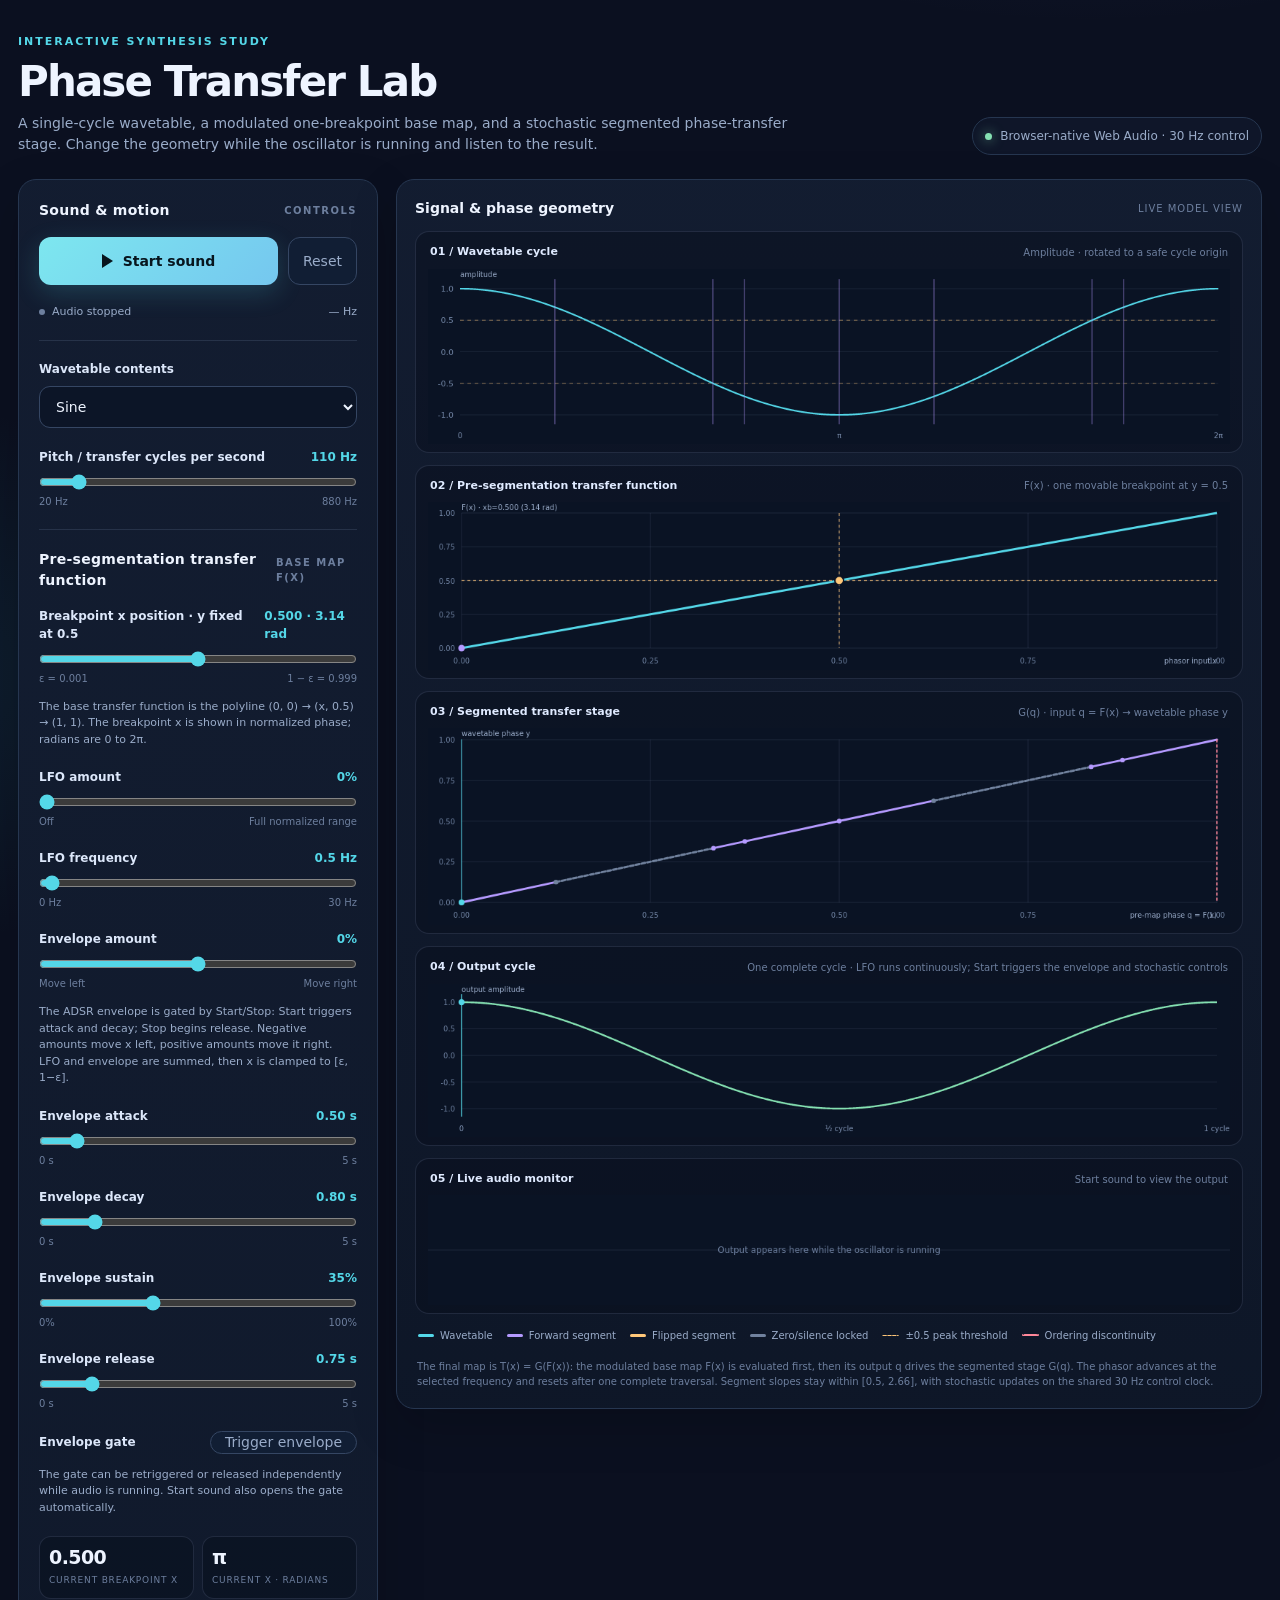
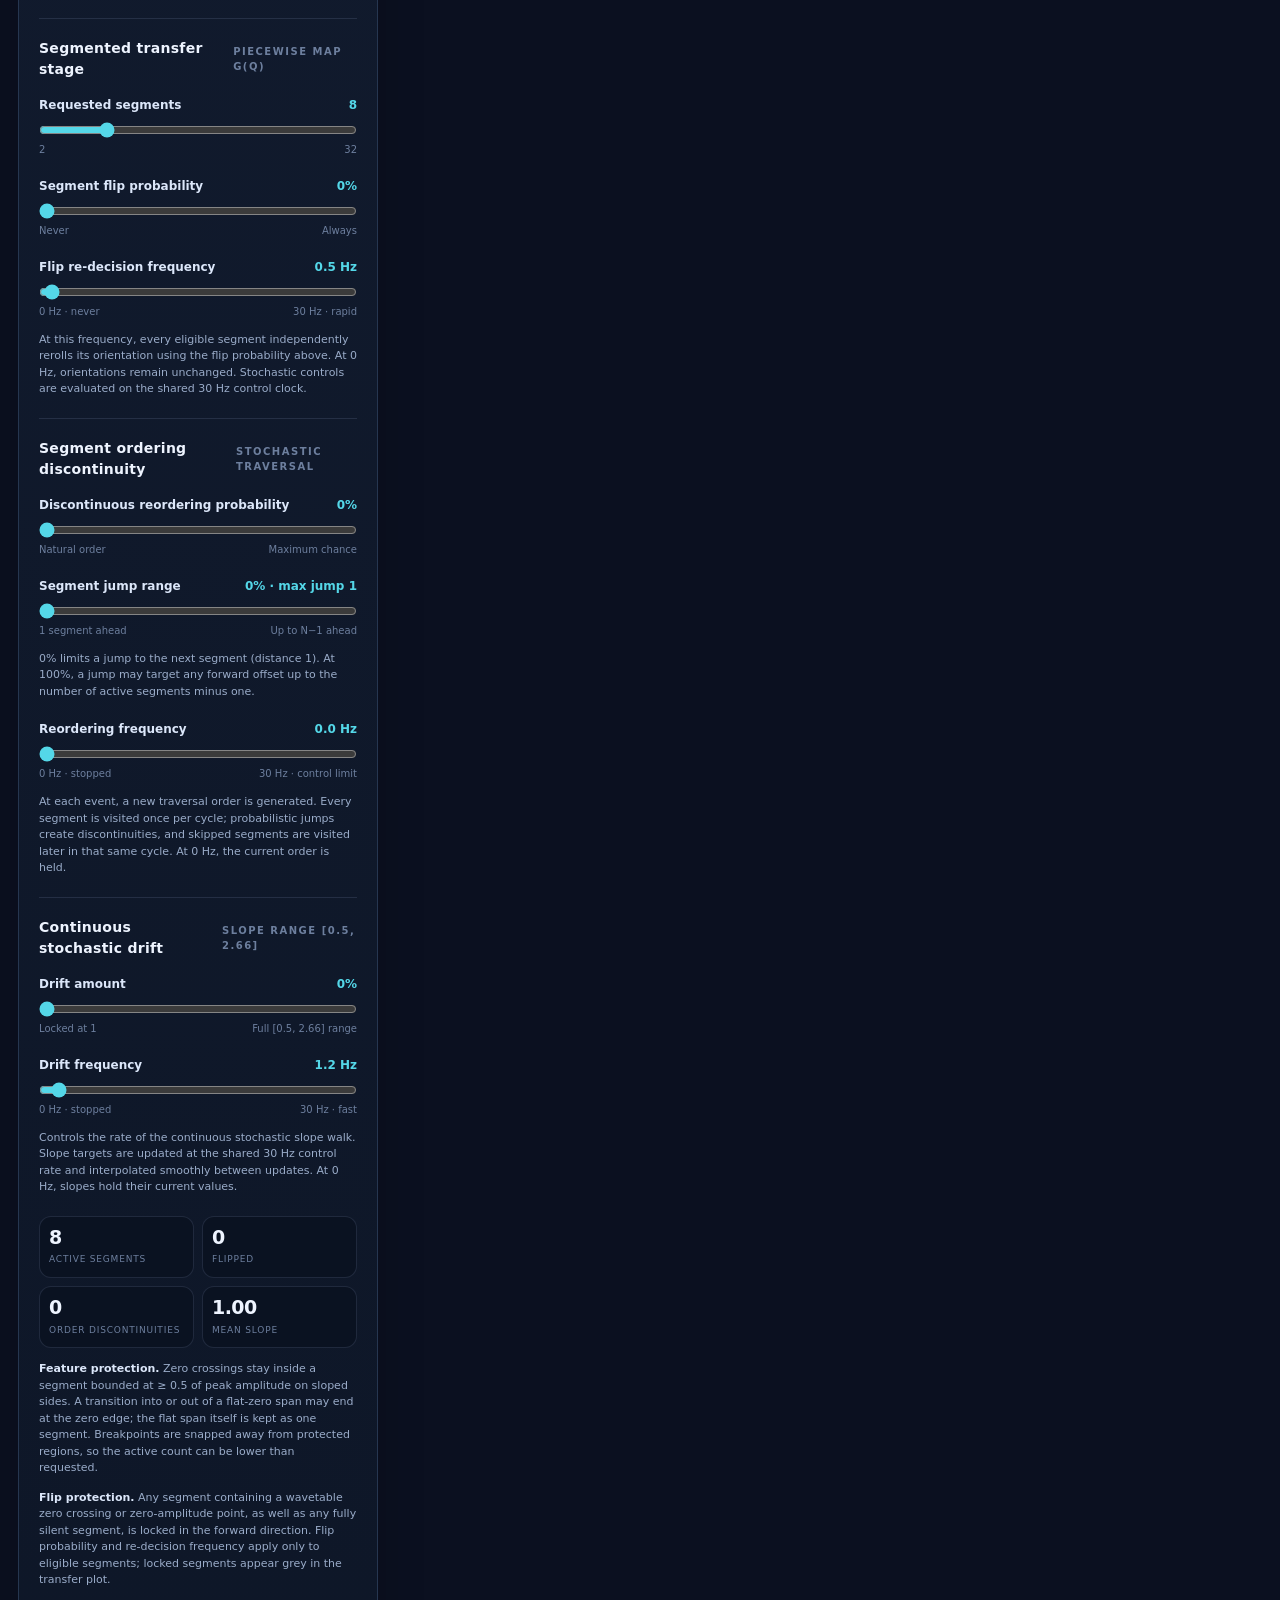
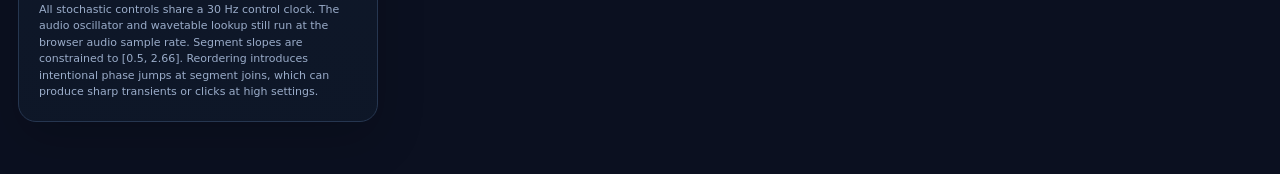
<file: docs/research/phase-transfer-lab.html>
<!doctype html>
<html lang="en">
<head>
<meta charset="utf-8">
<meta name="viewport" content="width=device-width, initial-scale=1">
<meta name="theme-color" content="#0b1020">
<title>Phase Transfer Lab — Wavetable Synthesis Experiment</title>
<style>
  :root {
    color-scheme: dark;
    --bg: #0b1020;
    --panel: #111a2d;
    --panel-2: #0d1628;
    --line: #263650;
    --line-soft: rgba(151, 174, 211, .15);
    --text: #eef4ff;
    --muted: #9aacc9;
    --dim: #6d7f9e;
    --cyan: #54d7e8;
    --violet: #b59aff;
    --amber: #ffc779;
    --green: #85e1b2;
    --red: #ff8799;
    --radius: 18px;
  }
  * { box-sizing: border-box; }
  body {
    margin: 0;
    min-height: 100vh;
    color: var(--text);
    background:
      radial-gradient(1000px 600px at 85% -10%, rgba(90, 103, 195, .19), transparent 60%),
      radial-gradient(800px 500px at -10% 20%, rgba(39, 176, 193, .10), transparent 55%),
      var(--bg);
    font: 14px/1.5 ui-sans-serif, system-ui, -apple-system, BlinkMacSystemFont, "Segoe UI", sans-serif;
  }
  button, input, select { font: inherit; }
  .shell { width: min(1440px, calc(100% - 36px)); margin: 0 auto; padding: 34px 0 52px; }
  .topbar { display:flex; justify-content:space-between; align-items:flex-end; gap:18px; margin-bottom:24px; }
  .eyebrow { color:var(--cyan); font-size:11px; font-weight:800; letter-spacing:.18em; text-transform:uppercase; margin-bottom:9px; }
  h1 { font-size:clamp(27px, 4vw, 42px); line-height:1.04; letter-spacing:-.045em; margin:0; font-weight:760; }
  .subtitle { color:var(--muted); margin:10px 0 0; max-width:780px; font-size:14px; }
  .engine-pill { display:flex; align-items:center; gap:8px; border:1px solid var(--line); background:rgba(17,26,45,.72); padding:9px 12px; border-radius:999px; color:var(--muted); white-space:nowrap; font-size:12px; }
  .engine-dot { width:7px; height:7px; border-radius:50%; background:var(--green); box-shadow:0 0 12px rgba(133,225,178,.7); }
  .layout { display:grid; grid-template-columns: minmax(290px, 360px) minmax(0, 1fr); gap:18px; align-items:start; }
  .panel { background:linear-gradient(180deg, rgba(19,29,49,.96), rgba(14,23,40,.96)); border:1px solid var(--line); border-radius:var(--radius); box-shadow:0 18px 48px rgba(0,0,0,.18); }
  .controls { padding:20px; }
  .panel-heading { display:flex; align-items:center; justify-content:space-between; gap:12px; margin:0 0 16px; }
  .panel-heading h2 { font-size:14px; letter-spacing:.02em; margin:0; }
  .panel-kicker { color:var(--dim); font-size:10px; font-weight:800; letter-spacing:.15em; text-transform:uppercase; }
  .field { margin:0 0 20px; }
  .field:last-child { margin-bottom:0; }
  .field-head { display:flex; align-items:center; justify-content:space-between; gap:12px; margin-bottom:8px; }
  label { color:#dce7fa; font-size:12px; font-weight:650; }
  .value { color:var(--cyan); font-size:12px; font-variant-numeric:tabular-nums; font-weight:750; }
  select {
    width:100%; border:1px solid #354663; background:#0c1527; color:var(--text); padding:11px 12px; border-radius:11px; outline:none;
  }
  select:focus { border-color:var(--cyan); box-shadow:0 0 0 3px rgba(84,215,232,.12); }
  input[type="range"] { display:block; width:100%; margin:0; accent-color:var(--cyan); cursor:pointer; }
  .range-ends { display:flex; justify-content:space-between; color:var(--dim); font-size:10px; margin-top:4px; }
  .play-row { display:flex; gap:10px; margin:4px 0 19px; }
  .play-button {
    display:inline-flex; align-items:center; justify-content:center; gap:10px; flex:1; min-height:48px;
    border:0; border-radius:12px; color:#07151d; background:linear-gradient(135deg, #7de7ef, #75c7ef);
    font-weight:800; cursor:pointer; box-shadow:0 8px 26px rgba(84,215,232,.18); transition:transform .15s, filter .15s;
  }
  .play-button:hover { filter:brightness(1.06); transform:translateY(-1px); }
  .play-button:active { transform:translateY(0); }
  .play-button.playing { color:#fff; background:linear-gradient(135deg, #e37c9a, #b66de0); box-shadow:0 8px 26px rgba(221,119,174,.16); }
  .play-icon { width:0; height:0; border-top:7px solid transparent; border-bottom:7px solid transparent; border-left:11px solid currentColor; }
  .playing .play-icon { width:11px; height:14px; border:0; border-left:4px solid currentColor; border-right:4px solid currentColor; }
  .small-button { border:1px solid #354663; background:#111e34; color:var(--muted); border-radius:12px; padding:0 14px; cursor:pointer; }
  .small-button:hover { border-color:#6682aa; color:var(--text); }
  .status-line { display:flex; justify-content:space-between; align-items:center; margin-top:9px; color:var(--muted); font-size:11px; }
  .status-text { display:flex; gap:7px; align-items:center; }
  .status-light { width:6px; height:6px; border-radius:50%; background:var(--dim); }
  .status-light.on { background:var(--green); box-shadow:0 0 9px rgba(133,225,178,.65); }
  .divider { height:1px; background:var(--line-soft); margin:19px 0; }
  .readouts { display:grid; grid-template-columns:repeat(2,minmax(0,1fr)); gap:8px; margin-top:16px; }
  .readout { background:rgba(6,13,26,.42); border:1px solid var(--line-soft); border-radius:12px; padding:10px 9px; min-width:0; }
  .readout .number { font-size:19px; line-height:1.15; font-weight:760; letter-spacing:-.03em; font-variant-numeric:tabular-nums; }
  .readout .caption { color:var(--dim); font-size:9px; margin-top:5px; text-transform:uppercase; letter-spacing:.09em; white-space:nowrap; }
  .hint { color:var(--muted); font-size:11px; line-height:1.5; margin:13px 0 0; }
  .hint strong { color:#dce7fa; font-weight:650; }
  .visuals { padding:18px; min-width:0; }
  .visual-top { display:flex; justify-content:space-between; align-items:center; gap:12px; margin:0 0 12px; }
  .visual-top h2 { margin:0; font-size:14px; }
  .visual-top span { color:var(--dim); font-size:10px; letter-spacing:.1em; text-transform:uppercase; }
  .chart-card { background:rgba(6,13,26,.38); border:1px solid var(--line-soft); border-radius:14px; padding:12px 12px 8px; margin-bottom:12px; overflow:hidden; }
  .chart-header { display:flex; justify-content:space-between; align-items:center; gap:12px; margin:0 2px 8px; }
  .chart-title { color:#dfeaff; font-size:11px; font-weight:700; }
  .chart-note { color:var(--dim); font-size:10px; text-align:right; }
  canvas { display:block; width:100%; height:auto; }
  .legend { display:flex; flex-wrap:wrap; gap:14px; padding:2px 3px 4px; color:var(--muted); font-size:10px; }
  .legend-item { display:flex; align-items:center; gap:6px; }
  .swatch { width:16px; height:3px; border-radius:4px; background:var(--cyan); }
  .swatch.violet { background:var(--violet); }
  .swatch.amber { background:var(--amber); }
  .swatch.locked { background:#71829e; }
  .swatch.dash { height:0; width:17px; border-top:1px dashed var(--amber); background:none; }
  .swatch.jump { height:0; width:17px; border-top:2px dashed var(--red); background:none; }
  .footnote { color:var(--dim); font-size:10px; line-height:1.55; margin:12px 2px 0; }
  .tooltip { display:inline-flex; align-items:center; justify-content:center; width:15px; height:15px; margin-left:5px; border:1px solid #526580; color:var(--muted); border-radius:50%; font-size:9px; vertical-align:middle; cursor:help; }
  @media (max-width: 930px) { .layout { grid-template-columns:1fr; } .controls { order:0; } .visuals { order:1; } }
  @media (max-width: 560px) {
    .shell { width:calc(100% - 20px); padding-top:22px; }
    .topbar { align-items:flex-start; flex-direction:column; }
    .engine-pill { align-self:flex-start; }
    .controls,.visuals { padding:14px; }
    .chart-card { padding:9px 8px 6px; }
    .readouts { gap:6px; }
    .readout { padding:8px 7px; }
    .readout .number { font-size:17px; }
  }
</style>
</head>
<body>
<div class="shell">
  <header class="topbar">
    <div>
      <div class="eyebrow">Interactive synthesis study</div>
      <h1>Phase Transfer Lab</h1>
      <p class="subtitle">A single-cycle wavetable, a modulated one-breakpoint base map, and a stochastic segmented phase-transfer stage. Change the geometry while the oscillator is running and listen to the result.</p>
    </div>
    <div class="engine-pill"><span class="engine-dot"></span> Browser-native Web Audio · 30 Hz control</div>
  </header>

  <main class="layout">
    <section class="panel controls" aria-label="Synthesis controls">
      <div class="panel-heading"><h2>Sound &amp; motion</h2><span class="panel-kicker">Controls</span></div>
      <div class="play-row">
        <button id="playButton" class="play-button" type="button"><span class="play-icon" aria-hidden="true"></span><span id="playLabel">Start sound</span></button>
        <button id="resetButton" class="small-button" type="button" title="Reset slopes, flips, ordering and phase">Reset</button>
      </div>
      <div class="status-line">
        <span class="status-text"><span id="statusLight" class="status-light"></span><span id="statusText">Audio stopped</span></span>
        <span id="audioRate">— Hz</span>
      </div>

      <div class="divider"></div>
      <div class="field">
        <div class="field-head"><label for="waveform">Wavetable contents</label></div>
        <select id="waveform">
          <option value="sine">Sine</option>
          <option value="triangle">Triangle</option>
          <option value="square">Band-limited square</option>
          <option value="saw">Band-limited saw</option>
          <option value="quarter">Quarter sine → silence (0 to π/4)</option>
          <option value="halfSine">Half sine → silence (0 to π)</option>
          <option value="halfTriangle">Half triangle → silence (0 to π)</option>
          <option value="twoHalfSines">Two positive half-sines → silence</option>
          <option value="twoHalfTriangles">Two positive half-triangles → silence</option>
          <option value="fullSineHalf">One full sine cycle → silence at π</option>
          <option value="fullTriangleHalf">One full triangle cycle → silence at π</option>
          <option value="rectSine">Rectified sine (positive only)</option>
          <option value="rectTriangle">Rectified triangle (positive only)</option>
        </select>
      </div>

      <div class="field">
        <div class="field-head"><label for="frequency">Pitch / transfer cycles per second</label><output class="value" id="frequencyValue">110 Hz</output></div>
        <input id="frequency" type="range" min="20" max="880" step="1" value="110">
        <div class="range-ends"><span>20 Hz</span><span>880 Hz</span></div>
      </div>

      <div class="divider"></div>
      <div class="panel-heading"><h2>Pre-segmentation transfer function</h2><span class="panel-kicker">Base map F(x)</span></div>
      <div class="field">
        <div class="field-head"><label for="breakpointX">Breakpoint x position · y fixed at 0.5</label><output class="value" id="breakpointXValue">0.500 · π rad</output></div>
        <input id="breakpointX" type="range" min="1" max="999" step="1" value="500">
        <div class="range-ends"><span>ε = 0.001</span><span>1 − ε = 0.999</span></div>
        <p class="hint">The base transfer function is the polyline (0, 0) → (x, 0.5) → (1, 1). The breakpoint x is shown in normalized phase; radians are 0 to 2π.</p>
      </div>
      <div class="field">
        <div class="field-head"><label for="lfoAmount">LFO amount</label><output class="value" id="lfoAmountValue">0%</output></div>
        <input id="lfoAmount" type="range" min="0" max="100" step="1" value="0">
        <div class="range-ends"><span>Off</span><span>Full normalized range</span></div>
      </div>
      <div class="field">
        <div class="field-head"><label for="lfoRate">LFO frequency</label><output class="value" id="lfoRateValue">0.5 Hz</output></div>
        <input id="lfoRate" type="range" min="0" max="30" step="0.1" value="0.5">
        <div class="range-ends"><span>0 Hz</span><span>30 Hz</span></div>
      </div>
      <div class="field">
        <div class="field-head"><label for="envAmount">Envelope amount</label><output class="value" id="envAmountValue">0%</output></div>
        <input id="envAmount" type="range" min="-100" max="100" step="1" value="0">
        <div class="range-ends"><span>Move left</span><span>Move right</span></div>
        <p class="hint">The ADSR envelope is gated by Start/Stop: Start triggers attack and decay; Stop begins release. Negative amounts move x left, positive amounts move it right. LFO and envelope are summed, then x is clamped to [ε, 1−ε].</p>
      </div>
      <div class="field">
        <div class="field-head"><label for="envAttack">Envelope attack</label><output class="value" id="envAttackValue">0.50 s</output></div>
        <input id="envAttack" type="range" min="0" max="5" step="0.05" value="0.5">
        <div class="range-ends"><span>0 s</span><span>5 s</span></div>
      </div>
      <div class="field">
        <div class="field-head"><label for="envDecay">Envelope decay</label><output class="value" id="envDecayValue">0.80 s</output></div>
        <input id="envDecay" type="range" min="0" max="5" step="0.05" value="0.8">
        <div class="range-ends"><span>0 s</span><span>5 s</span></div>
      </div>
      <div class="field">
        <div class="field-head"><label for="envSustain">Envelope sustain</label><output class="value" id="envSustainValue">35%</output></div>
        <input id="envSustain" type="range" min="0" max="100" step="1" value="35">
        <div class="range-ends"><span>0%</span><span>100%</span></div>
      </div>
      <div class="field">
        <div class="field-head"><label for="envRelease">Envelope release</label><output class="value" id="envReleaseValue">0.75 s</output></div>
        <input id="envRelease" type="range" min="0" max="5" step="0.05" value="0.75">
        <div class="range-ends"><span>0 s</span><span>5 s</span></div>
      </div>
      <div class="field">
        <div class="field-head"><label for="envGateButton">Envelope gate</label><button id="envGateButton" class="small-button" type="button">Trigger envelope</button></div>
        <p class="hint">The gate can be retriggered or released independently while audio is running. Start sound also opens the gate automatically.</p>
      </div>
      <div class="readouts" style="margin-top:0">
        <div class="readout"><div class="number" id="currentBreakpointX">0.500</div><div class="caption">Current breakpoint x</div></div>
        <div class="readout"><div class="number" id="currentBreakpointRadians">π</div><div class="caption">Current x · radians</div></div>
      </div>

      <div class="divider"></div>
      <div class="panel-heading"><h2>Segmented transfer stage</h2><span class="panel-kicker">Piecewise map G(q)</span></div>
      <div class="field">
        <div class="field-head"><label for="segments">Requested segments</label><output class="value" id="segmentsValue">8</output></div>
        <input id="segments" type="range" min="2" max="32" step="1" value="8">
        <div class="range-ends"><span>2</span><span>32</span></div>
      </div>
      <div class="field">
        <div class="field-head"><label for="flip">Segment flip probability</label><output class="value" id="flipValue">0%</output></div>
        <input id="flip" type="range" min="0" max="100" step="1" value="0">
        <div class="range-ends"><span>Never</span><span>Always</span></div>
      </div>
      <div class="field">
        <div class="field-head"><label for="flipInterval">Flip re-decision frequency</label><output class="value" id="flipIntervalValue">0.5 Hz</output></div>
        <input id="flipInterval" type="range" min="0" max="30" step="0.1" value="0.5">
        <div class="range-ends"><span>0 Hz · never</span><span>30 Hz · rapid</span></div>
        <p class="hint">At this frequency, every eligible segment independently rerolls its orientation using the flip probability above. At 0 Hz, orientations remain unchanged. Stochastic controls are evaluated on the shared 30 Hz control clock.</p>
      </div>

      <div class="divider"></div>
      <div class="panel-heading"><h2>Segment ordering discontinuity</h2><span class="panel-kicker">Stochastic traversal</span></div>
      <div class="field">
        <div class="field-head"><label for="reorderProbability">Discontinuous reordering probability</label><output class="value" id="reorderProbabilityValue">0%</output></div>
        <input id="reorderProbability" type="range" min="0" max="100" step="1" value="0">
        <div class="range-ends"><span>Natural order</span><span>Maximum chance</span></div>
      </div>
      <div class="field">
        <div class="field-head"><label for="jumpRange">Segment jump range</label><output class="value" id="jumpRangeValue">0% · max jump 1</output></div>
        <input id="jumpRange" type="range" min="0" max="100" step="1" value="0">
        <div class="range-ends"><span>1 segment ahead</span><span>Up to N−1 ahead</span></div>
        <p class="hint">0% limits a jump to the next segment (distance 1). At 100%, a jump may target any forward offset up to the number of active segments minus one.</p>
      </div>
      <div class="field">
        <div class="field-head"><label for="reorderRate">Reordering frequency</label><output class="value" id="reorderRateValue">0 Hz</output></div>
        <input id="reorderRate" type="range" min="0" max="30" step="0.1" value="0">
        <div class="range-ends"><span>0 Hz · stopped</span><span>30 Hz · control limit</span></div>
        <p class="hint">At each event, a new traversal order is generated. Every segment is visited once per cycle; probabilistic jumps create discontinuities, and skipped segments are visited later in that same cycle. At 0 Hz, the current order is held.</p>
      </div>

      <div class="divider"></div>
      <div class="panel-heading"><h2>Continuous stochastic drift</h2><span class="panel-kicker">Slope range [0.5, 2.66]</span></div>
      <div class="field">
        <div class="field-head"><label for="driftAmount">Drift amount</label><output class="value" id="driftAmountValue">0%</output></div>
        <input id="driftAmount" type="range" min="0" max="100" step="1" value="0">
        <div class="range-ends"><span>Locked at 1</span><span>Full [0.5, 2.66] range</span></div>
      </div>
      <div class="field">
        <div class="field-head"><label for="driftRate">Drift frequency</label><output class="value" id="driftRateValue">1.2 Hz</output></div>
        <input id="driftRate" type="range" min="0" max="30" step="0.1" value="1.2">
        <div class="range-ends"><span>0 Hz · stopped</span><span>30 Hz · fast</span></div>
        <p class="hint">Controls the rate of the continuous stochastic slope walk. Slope targets are updated at the shared 30 Hz control rate and interpolated smoothly between updates. At 0 Hz, slopes hold their current values.</p>
      </div>

      <div class="readouts">
        <div class="readout"><div class="number" id="actualSegments">8</div><div class="caption">Active segments</div></div>
        <div class="readout"><div class="number" id="flippedSegments">0</div><div class="caption">Flipped</div></div>
        <div class="readout"><div class="number" id="orderingJumps">0</div><div class="caption">Order discontinuities</div></div>
        <div class="readout"><div class="number" id="currentSlope">1.00</div><div class="caption">Mean slope</div></div>
      </div>
      <p class="hint"><strong>Feature protection.</strong> Zero crossings stay inside a segment bounded at ≥ 0.5 of peak amplitude on sloped sides. A transition into or out of a flat-zero span may end at the zero edge; the flat span itself is kept as one segment. Breakpoints are snapped away from protected regions, so the active count can be lower than requested.</p>
      <p class="hint"><strong>Flip protection.</strong> Any segment containing a wavetable zero crossing or zero-amplitude point, as well as any fully silent segment, is locked in the forward direction. Flip probability and re-decision frequency apply only to eligible segments; locked segments appear grey in the transfer plot.</p>
      <p class="hint">All stochastic controls share a 30 Hz control clock. The audio oscillator and wavetable lookup still run at the browser audio sample rate. Segment slopes are constrained to [0.5, 2.66]. Reordering introduces intentional phase jumps at segment joins, which can produce sharp transients or clicks at high settings.</p>
    </section>

    <section class="panel visuals" aria-label="Synthesis visualizations">
      <div class="visual-top"><h2>Signal &amp; phase geometry</h2><span>Live model view</span></div>
      <div class="chart-card">
        <div class="chart-header"><span class="chart-title">01 / Wavetable cycle</span><span class="chart-note">Amplitude · rotated to a safe cycle origin</span></div>
        <canvas id="waveCanvas" width="1100" height="240" aria-label="Wavetable waveform plot"></canvas>
      </div>
      <div class="chart-card">
        <div class="chart-header"><span class="chart-title">02 / Pre-segmentation transfer function</span><span class="chart-note">F(x) · one movable breakpoint at y = 0.5</span></div>
        <canvas id="baseTransferCanvas" width="1100" height="230" aria-label="Pre-segmentation transfer function with a movable breakpoint"></canvas>
      </div>
      <div class="chart-card">
        <div class="chart-header"><span class="chart-title">03 / Segmented transfer stage</span><span class="chart-note">G(q) · input q = F(x) → wavetable phase y</span></div>
        <canvas id="transferCanvas" width="1100" height="270" aria-label="Segmented transfer function plot"></canvas>
      </div>
      <div class="chart-card">
        <div class="chart-header"><span class="chart-title">04 / Output cycle</span><span class="chart-note" id="cycleNote">One complete transfer traversal · live phase marker</span></div>
        <canvas id="outputCycleCanvas" width="1100" height="210" aria-label="One complete cycle of the phase-distorted output waveform"></canvas>
      </div>
      <div class="chart-card">
        <div class="chart-header"><span class="chart-title">05 / Live audio monitor</span><span class="chart-note" id="scopeNote">Start sound to view the output</span></div>
        <canvas id="scopeCanvas" width="1100" height="150" aria-label="Live audio waveform monitor"></canvas>
      </div>
      <div class="legend">
        <span class="legend-item"><span class="swatch"></span>Wavetable</span>
        <span class="legend-item"><span class="swatch violet"></span>Forward segment</span>
        <span class="legend-item"><span class="swatch amber"></span>Flipped segment</span>
        <span class="legend-item"><span class="swatch locked"></span>Zero/silence locked</span>
        <span class="legend-item"><span class="swatch dash"></span>±0.5 peak threshold</span>
        <span class="legend-item"><span class="swatch jump"></span>Ordering discontinuity</span>
      </div>
      <p class="footnote">The final map is T(x) = G(F(x)): the modulated base map F(x) is evaluated first, then its output q drives the segmented stage G(q). The phasor advances at the selected frequency and resets after one complete traversal. Segment slopes stay within [0.5, 2.66], with stochastic updates on the shared 30 Hz control clock.</p>
    </section>
  </main>
</div>

<script>
(() => {
  'use strict';
  const N = 4096;
  const TAU = Math.PI * 2;
  const CONTROL_RATE = 30;
  const CONTROL_DT = 1 / CONTROL_RATE;
  const MIN_SLOPE = 0.5;
  const MAX_SLOPE = 2.66;
  const X_EPSILON = 0.001;
  const $ = (id) => document.getElementById(id);
  const els = {
    waveform: $('waveform'), frequency: $('frequency'), segments: $('segments'), flip: $('flip'), flipInterval: $('flipInterval'),
    reorderProbability: $('reorderProbability'), jumpRange: $('jumpRange'), reorderRate: $('reorderRate'),
    driftAmount: $('driftAmount'), driftRate: $('driftRate'),
    breakpointX: $('breakpointX'), lfoAmount: $('lfoAmount'), lfoRate: $('lfoRate'), envAmount: $('envAmount'),
    envAttack: $('envAttack'), envDecay: $('envDecay'), envSustain: $('envSustain'), envRelease: $('envRelease'), envGateButton: $('envGateButton'),
    play: $('playButton'), playLabel: $('playLabel'),
    reset: $('resetButton'), statusLight: $('statusLight'), statusText: $('statusText'), audioRate: $('audioRate'),
    frequencyValue: $('frequencyValue'), segmentsValue: $('segmentsValue'), flipValue: $('flipValue'), flipIntervalValue: $('flipIntervalValue'),
    reorderProbabilityValue: $('reorderProbabilityValue'), jumpRangeValue: $('jumpRangeValue'), reorderRateValue: $('reorderRateValue'),
    driftAmountValue: $('driftAmountValue'), driftRateValue: $('driftRateValue'),
    breakpointXValue: $('breakpointXValue'), lfoAmountValue: $('lfoAmountValue'), lfoRateValue: $('lfoRateValue'), envAmountValue: $('envAmountValue'),
    envAttackValue: $('envAttackValue'), envDecayValue: $('envDecayValue'), envSustainValue: $('envSustainValue'), envReleaseValue: $('envReleaseValue'),
    currentBreakpointX: $('currentBreakpointX'), currentBreakpointRadians: $('currentBreakpointRadians'), actualSegments: $('actualSegments'),
    flippedSegments: $('flippedSegments'), orderingJumps: $('orderingJumps'), currentSlope: $('currentSlope'), scopeNote: $('scopeNote'), cycleNote: $('cycleNote'),
    waveCanvas: $('waveCanvas'), baseTransferCanvas: $('baseTransferCanvas'), transferCanvas: $('transferCanvas'), outputCycleCanvas: $('outputCycleCanvas'), scopeCanvas: $('scopeCanvas')
  };
  const waveCtx = els.waveCanvas.getContext('2d');
  const baseTransferCtx = els.baseTransferCanvas.getContext('2d');
  const transferCtx = els.transferCanvas.getContext('2d');
  const outputCycleCtx = els.outputCycleCanvas.getContext('2d');
  const scopeCtx = els.scopeCanvas.getContext('2d');

  let rawTable = new Float32Array(N);
  let table = new Float32Array(N);
  let phaseOrigin = 0;
  let protectedMask = new Uint8Array(N);
  let flatMask = new Uint8Array(N);
  let breakpoints = [0, N];
  let segments = [];
  let segmentOrder = [];
  let orderedSegments = [];
  let audioContext = null;
  let processor = null;
  let masterGain = null;
  let analyser = null;
  let isPlaying = false;
  let progress = 0;
  let flipPhase = 0;
  let reorderPhase = 0;
  let controlAccumulator = 0;
  let animationId = 0;
  let timeData = null;
  let lastSlopeReadout = 1;
  const pageEpochSeconds = performance.now() / 1000;
  let envelopeGate = false;
  let envelopeGateOnTime = 0;
  let envelopeReleaseTime = -Infinity;
  let envelopeReleaseStartValue = 0;

  const clamp = (v, lo, hi) => Math.max(lo, Math.min(hi, v));
  const tri = (phase) => (2 / Math.PI) * Math.asin(Math.sin(phase));

  function makeWaveform(type) {
    const a = new Float32Array(N);
    const maxHarmonics = 24;
    for (let i = 0; i < N; i++) {
      const p = (i / N) * TAU;
      let v = 0;
      switch (type) {
        case 'sine': v = Math.sin(p); break;
        case 'triangle': v = tri(p); break;
        case 'square': {
          for (let h = 1; h <= maxHarmonics; h += 2) v += Math.sin(h * p) / h;
          v *= 4 / Math.PI;
          break;
        }
        case 'saw': {
          for (let h = 1; h <= maxHarmonics; h++) v += (h % 2 ? 1 : -1) * Math.sin(h * p) / h;
          v *= 2 / Math.PI;
          break;
        }
        case 'quarter': v = p <= Math.PI / 4 ? Math.sin(2 * p) : 0; break;
        case 'halfSine': v = p <= Math.PI ? Math.sin(p) : 0; break;
        case 'halfTriangle': v = p <= Math.PI ? 1 - Math.abs((2 * p / Math.PI) - 1) : 0; break;
        case 'twoHalfSines': v = p <= Math.PI ? Math.abs(Math.sin(2 * p)) : 0; break;
        case 'twoHalfTriangles': v = p <= Math.PI ? Math.abs(tri(2 * p)) : 0; break;
        case 'fullSineHalf': v = p <= Math.PI ? Math.sin(2 * p) : 0; break;
        case 'fullTriangleHalf': v = p <= Math.PI ? tri(2 * p) : 0; break;
        case 'rectSine': v = Math.abs(Math.sin(p)); break;
        case 'rectTriangle': v = Math.abs(tri(p)); break;
        default: v = Math.sin(p);
      }
      a[i] = v;
    }
    let peak = 0;
    for (let i = 0; i < N; i++) peak = Math.max(peak, Math.abs(a[i]));
    if (peak > 0) for (let i = 0; i < N; i++) a[i] /= peak;
    return a;
  }

  function markRange(mask, from, to) {
    const lo = Math.max(0, from);
    const hi = Math.min(N - 1, to);
    for (let i = lo; i <= hi; i++) mask[i] = 1;
  }

  // Protect sign-changing crossings: each is enclosed by a single segment whose
  // two sloped-side endpoints are at least half the waveform's peak magnitude.
  function buildFeatureMasks(a) {
    const blocked = new Uint8Array(N);
    const flat = new Uint8Array(N);
    let peak = 0;
    for (let i = 0; i < N; i++) peak = Math.max(peak, Math.abs(a[i]));
    const zeroEps = Math.max(1e-7, peak * 0.00008);
    const halfPeak = peak * 0.5;

    // Find near-zero runs. Long runs are flat spans: their interior cannot be
    // split, but their two edges are valid boundaries for the adjacent ramps.
    let i = 0;
    while (i < N) {
      if (Math.abs(a[i]) > zeroEps) { i++; continue; }
      const start = i;
      while (i + 1 < N && Math.abs(a[i + 1]) <= zeroEps) i++;
      const end = i;
      if (end - start >= 2) {
        if (end - start > 1) markRange(flat, start + 1, end - 1);
        // Falling ramp: half-peak point to the flat edge. The flat edge is exempt.
        let left = start;
        while (left > 0 && Math.abs(a[left]) < halfPeak) left--;
        markRange(blocked, left + 1, start - 1);
        // Rising ramp: flat edge to the half-peak point. The flat edge is exempt.
        let right = end;
        while (right < N - 1 && Math.abs(a[right]) < halfPeak) right++;
        markRange(blocked, end + 1, right - 1);
      } else {
        // Isolated zero/touching-zero: keep the complete crossing/touch inside
        // one segment, with >= half-peak magnitudes at both ends.
        let left = start;
        while (left > 0 && Math.abs(a[left]) < halfPeak) left--;
        let right = end;
        while (right < N - 1 && Math.abs(a[right]) < halfPeak) right++;
        markRange(blocked, left + 1, right - 1);
      }
      i++;
    }

    // Catch zero crossings between adjacent samples (no sample exactly equals 0).
    for (i = 0; i < N - 1; i++) {
      if (a[i] * a[i + 1] < 0) {
        let left = i;
        while (left > 0 && Math.abs(a[left]) < halfPeak) left--;
        let right = i + 1;
        while (right < N - 1 && Math.abs(a[right]) < halfPeak) right++;
        markRange(blocked, left + 1, right - 1);
      }
    }

    // Consolidate any other exact flat runs as well (not just silence).
    const slopeEps = Math.max(1e-10, peak * 1e-10);
    i = 0;
    while (i < N - 1) {
      if (Math.abs(a[i + 1] - a[i]) > slopeEps) { i++; continue; }
      const start = i;
      while (i + 1 < N - 1 && Math.abs(a[i + 2] - a[i + 1]) <= slopeEps) i++;
      const end = i + 1;
      if (end - start >= 2) markRange(flat, start + 1, end - 1);
      i++;
    }
    for (i = 0; i < N; i++) if (flat[i]) blocked[i] = 1;
    return { blocked, flat };
  }

  function chooseCycleOrigin(a) {
    let bestIndex = 0;
    let best = -1;
    for (let i = 0; i < N; i++) {
      const magnitude = Math.abs(a[i]);
      if (magnitude > best) { best = magnitude; bestIndex = i; }
    }
    return bestIndex;
  }

  function chooseBreakpoints(blocked, requested) {
    const safe = [];
    for (let i = 1; i < N; i++) if (!blocked[i]) safe.push(i);
    const wanted = requested - 1;
    const selected = [];
    const minGap = Math.max(3, Math.floor(N / 2048));
    let previous = 0;
    for (let k = 1; k <= wanted; k++) {
      const remaining = wanted - k;
      const low = previous + minGap;
      const high = N - 1 - remaining * minGap;
      if (low > high || safe.length === 0) break;
      const target = (k / requested) * N;
      let bestIndex = -1;
      let bestDistance = Infinity;
      // Binary-search to the first candidate at/after the target, then expand
      // around it while respecting monotonic spacing and room for later points.
      let lo = 0, hi = safe.length;
      while (lo < hi) { const mid = (lo + hi) >> 1; if (safe[mid] < target) lo = mid + 1; else hi = mid; }
      for (let offset = 0; offset < safe.length; offset++) {
        const candidates = [lo - offset, lo + offset];
        let any = false;
        for (const ci of candidates) {
          if (ci < 0 || ci >= safe.length) continue;
          const idx = safe[ci];
          if (idx < low || idx > high) continue;
          const dist = Math.abs(idx - target);
          if (dist < bestDistance) { bestDistance = dist; bestIndex = idx; }
          any = true;
        }
        if (any && offset > bestDistance + 2) break;
      }
      if (bestIndex < 0) break;
      selected.push(bestIndex);
      previous = bestIndex;
    }
    return [0, ...selected, N];
  }

  // A segment is not flippable when its wavetable phase span includes a
  // zero point/crossing (including a touch at zero) or is entirely silent.
  // Endpoints are included so a segment cannot flip across a zero-valued join.
  function isFlipEligible(y0, y1) {
    const start = clamp(Math.floor(y0 * N), 0, N - 1);
    const end = clamp(Math.ceil(y1 * N), 0, N - 1);
    const zeroEps = 0.00008; // makeWaveform() normalizes non-silent tables to peak 1.
    let allSilent = true;
    let hasZeroOrCrossing = false;
    let previous = table[start];
    if (Math.abs(previous) > zeroEps) allSilent = false;
    if (Math.abs(previous) <= zeroEps) hasZeroOrCrossing = true;
    for (let k = start + 1; k <= end; k++) {
      const current = table[k];
      if (Math.abs(current) > zeroEps) allSilent = false;
      if (Math.abs(current) <= zeroEps || previous * current < 0) hasZeroOrCrossing = true;
      previous = current;
    }
    return !(hasZeroOrCrossing || allSilent);
  }

  function nowSeconds() { return performance.now() / 1000; }

  function envelopeValueAt(timeSeconds) {
    const attack = Number(els.envAttack.value);
    const decay = Number(els.envDecay.value);
    const sustain = Number(els.envSustain.value) / 100;
    if (envelopeGate) {
      const elapsed = Math.max(0, timeSeconds - envelopeGateOnTime);
      if (attack > 0 && elapsed < attack) return elapsed / attack;
      if (decay > 0 && elapsed < attack + decay) {
        const d = (elapsed - attack) / decay;
        return 1 + (sustain - 1) * d;
      }
      return sustain;
    }
    if (!Number.isFinite(envelopeReleaseTime)) return 0;
    const release = Number(els.envRelease.value);
    if (release <= 0) return 0;
    const elapsed = timeSeconds - envelopeReleaseTime;
    if (elapsed <= 0) return envelopeReleaseStartValue;
    if (elapsed >= release) return 0;
    return envelopeReleaseStartValue * (1 - elapsed / release);
  }

  function triggerEnvelope() {
    const t = nowSeconds();
    envelopeGate = true;
    envelopeGateOnTime = t;
    envelopeReleaseTime = -Infinity;
    envelopeReleaseStartValue = 0;
  }

  function releaseEnvelope() {
    if (!envelopeGate) return;
    const t = nowSeconds();
    envelopeReleaseStartValue = envelopeValueAt(t);
    envelopeGate = false;
    envelopeReleaseTime = t;
  }

  function currentBreakpointXAt(timeSeconds) {
    const base = Number(els.breakpointX.value) / 1000;
    const lfoDepth = Number(els.lfoAmount.value) / 100;
    const lfoFrequency = Number(els.lfoRate.value);
    const lfo = Math.sin(TAU * lfoFrequency * (timeSeconds - pageEpochSeconds)) * lfoDepth * 0.5 * (1 - 2 * X_EPSILON);
    const env = envelopeValueAt(timeSeconds);
    const envAmount = Number(els.envAmount.value) / 100;
    const envOffset = envAmount >= 0
      ? envAmount * env * (1 - X_EPSILON - base)
      : envAmount * env * (base - X_EPSILON);
    return clamp(base + lfo + envOffset, X_EPSILON, 1 - X_EPSILON);
  }

  // F(x) is the pre-segmentation map: (0,0) -> (xb,0.5) -> (1,1).
  // Its output q is passed into the existing segmented map G(q).
  function sampleBaseTransfer(x, breakpointX) {
    const px = clamp(x, 0, 1);
    const xb = clamp(breakpointX, X_EPSILON, 1 - X_EPSILON);
    if (px <= xb) return 0.5 * (px / xb);
    return 0.5 + 0.5 * ((px - xb) / (1 - xb));
  }

  function rebuildTransfer(randomizeFlips = true) {
    rawTable = makeWaveform(els.waveform.value);
    phaseOrigin = chooseCycleOrigin(rawTable);
    table = new Float32Array(N);
    for (let i = 0; i < N; i++) table[i] = rawTable[(phaseOrigin + i) % N];
    const masks = buildFeatureMasks(table);
    protectedMask = masks.blocked;
    flatMask = masks.flat;
    breakpoints = chooseBreakpoints(protectedMask, Number(els.segments.value));
    const flipChance = Number(els.flip.value) / 100;
    const previousSegments = segments;
    segments = [];
    for (let i = 0; i < breakpoints.length - 1; i++) {
      const y0 = breakpoints[i] / N;
      const y1 = breakpoints[i + 1] / N;
      const flipEligible = isFlipEligible(y0, y1);
      const keepPrevious = !randomizeFlips && previousSegments[i] && previousSegments[i].flipEligible;
      const flip = flipEligible && (randomizeFlips
        ? Math.random() < flipChance
        : (keepPrevious ? previousSegments[i].flipped : false));
      segments.push({
        y0, y1,
        startY: flip ? y1 : y0,
        endY: flip ? y0 : y1,
        flipped: flip,
        flipEligible,
        slope: 1,
        slopeFrom: 1,
        slopeTarget: 1,
        width: y1 - y0,
        x0: 0,
        x1: 0
      });
    }
    segmentOrder = segments.map((_, index) => index);
    refreshOrderedSegments();
    progress = 0;
    flipPhase = 0;
    reorderPhase = 0;
    controlAccumulator = 0;
    updateReadouts();
    drawAll();
  }

  function redecideFlips() {
    const chance = Number(els.flip.value) / 100;
    for (const seg of segments) {
      // Protected segments always stay forward, regardless of probability.
      seg.flipped = seg.flipEligible && Math.random() < chance;
      seg.startY = seg.flipped ? seg.y1 : seg.y0;
      seg.endY = seg.flipped ? seg.y0 : seg.y1;
    }
    updateReadouts();
  }

  function refreshOrderedSegments() {
    orderedSegments = segmentOrder.map(index => segments[index]).filter(Boolean);
  }

  function getMaxJumpDistance() {
    const count = segments.length;
    if (count <= 1) return 0;
    const amount = Number(els.jumpRange.value) / 100;
    return 1 + Math.round((count - 2) * amount);
  }

  // Build a cyclic permutation using forward jumps. Each source segment appears
  // exactly once; skipped source segments remain available later in the cycle.
  function makeSegmentOrder() {
    const count = segments.length;
    if (count <= 1) return count ? [0] : [];
    const probability = Number(els.reorderProbability.value) / 100;
    const maxJump = getMaxJumpDistance();
    const order = [0];
    const remaining = new Set();
    for (let i = 1; i < count; i++) remaining.add(i);
    let current = 0;

    while (remaining.size) {
      const candidates = Array.from(remaining, index => ({
        index,
        distance: (index - current + count) % count
      })).sort((a, b) => a.distance - b.distance);

      let chosen = null;
      const attemptDiscontinuity = maxJump >= 2 && Math.random() < probability;
      if (attemptDiscontinuity) {
        const jumpCandidates = candidates.filter(item => item.distance >= 2 && item.distance <= maxJump);
        if (jumpCandidates.length) chosen = jumpCandidates[Math.floor(Math.random() * jumpCandidates.length)];
      }

      // If no random skip is selected, take the natural successor when possible.
      // When it was already visited by an earlier jump, take the nearest unvisited
      // forward segment so the permutation still includes every segment once.
      if (!chosen) chosen = candidates.find(item => item.distance === 1) || candidates[0];
      order.push(chosen.index);
      remaining.delete(chosen.index);
      current = chosen.index;
    }
    return order;
  }

  function redecideSegmentOrder() {
    segmentOrder = makeSegmentOrder();
    refreshOrderedSegments();
    updateReadouts();
    drawTransfer();
    drawOutputCycle();
  }

  function countOrderingDiscontinuities() {
    const count = segmentOrder.length;
    if (count <= 1) return 0;
    let jumps = 0;
    for (let i = 0; i < count; i++) {
      const current = segmentOrder[i];
      const next = segmentOrder[(i + 1) % count];
      if ((next - current + count) % count !== 1) jumps++;
    }
    return jumps;
  }

  function reflect(value, min, max) {
    if (max <= min) return min;
    const span = max - min;
    let t = (value - min) % (2 * span);
    if (t < 0) t += 2 * span;
    return min + (t <= span ? t : 2 * span - t);
  }

  function currentDriftBounds() {
    const amount = Number(els.driftAmount.value) / 100;
    return {
      min: 1 + (MIN_SLOPE - 1) * amount,
      max: 1 + (MAX_SLOPE - 1) * amount,
      amount
    };
  }

  function controlTick() {
    const { min, max, amount } = currentDriftBounds();
    const driftRate = Number(els.driftRate.value);
    const stepScale = (amount > 0 && driftRate > 0)
      ? amount * 0.75 * Math.sqrt(driftRate * CONTROL_DT) * Math.sqrt(3)
      : 0;

    // Generate new slope targets at 30 Hz. The audio loop interpolates from
    // the previous target to this one over the control interval, keeping drift smooth.
    for (const seg of segments) {
      const base = Number.isFinite(seg.slopeTarget) ? seg.slopeTarget : seg.slope;
      seg.slopeFrom = amount <= 0 ? 1 : base;
      const delta = stepScale > 0 ? (Math.random() * 2 - 1) * stepScale : 0;
      seg.slopeTarget = amount <= 0 ? 1 : clamp(reflect(seg.slopeFrom + delta, min, max), min, max);
      seg.slope = seg.slopeFrom;
    }

    const flipFrequency = Number(els.flipInterval.value);
    if (flipFrequency > 0) {
      flipPhase += flipFrequency / CONTROL_RATE;
      if (flipPhase >= 1 - 1e-10) {
        flipPhase -= 1;
        redecideFlips();
      }
    }

    const reorderFrequency = Number(els.reorderRate.value);
    if (reorderFrequency > 0) {
      reorderPhase += reorderFrequency / CONTROL_RATE;
      if (reorderPhase >= 1 - 1e-10) {
        reorderPhase -= 1;
        redecideSegmentOrder();
      }
    }
  }

  function interpolateSlopeState(amount) {
    const t = clamp(amount, 0, 1);
    for (const seg of segments) {
      const from = Number.isFinite(seg.slopeFrom) ? seg.slopeFrom : seg.slope;
      const target = Number.isFinite(seg.slopeTarget) ? seg.slopeTarget : seg.slope;
      seg.slope = from + (target - from) * t;
    }
  }

  function getWidths() {
    let total = 0;
    for (const seg of orderedSegments) {
      const dy = seg.y1 - seg.y0;
      seg.width = dy / Math.max(seg.slope, MIN_SLOPE);
      total += seg.width;
    }
    let x = 0;
    for (const seg of orderedSegments) {
      seg.x0 = x;
      x += seg.width;
      seg.x1 = x;
    }
    return total || 1;
  }

  function sampleTable(phase) {
    let pos = phase * N;
    pos %= N;
    if (pos < 0) pos += N;
    const i0 = pos | 0;
    const i1 = (i0 + 1) % N;
    const frac = pos - i0;
    return table[i0] + (table[i1] - table[i0]) * frac;
  }

  function sampleTransfer(p, totalWidth) {
    const x = p * totalWidth;
    let seg = orderedSegments[orderedSegments.length - 1];
    for (let i = 0; i < orderedSegments.length; i++) {
      if (x <= orderedSegments[i].x1 || i === orderedSegments.length - 1) { seg = orderedSegments[i]; break; }
    }
    const local = clamp((x - seg.x0) / Math.max(seg.width, 1e-12), 0, 1);
    return seg.startY + (seg.endY - seg.startY) * local;
  }

  function updateReadouts() {
    const flipped = segments.reduce((n, s) => n + (s.flipped ? 1 : 0), 0);
    els.actualSegments.textContent = String(segments.length);
    els.flippedSegments.textContent = String(flipped);
    els.frequencyValue.textContent = `${els.frequency.value} Hz`;
    els.segmentsValue.textContent = els.segments.value;
    els.flipValue.textContent = `${els.flip.value}%`;
    els.flipIntervalValue.textContent = `${Number(els.flipInterval.value).toFixed(1)} Hz`;
    els.reorderProbabilityValue.textContent = `${els.reorderProbability.value}%`;
    els.jumpRangeValue.textContent = `${els.jumpRange.value}% · max jump ${Math.max(1, getMaxJumpDistance())}`;
    els.reorderRateValue.textContent = `${Number(els.reorderRate.value).toFixed(1)} Hz`;
    els.driftAmountValue.textContent = `${els.driftAmount.value}%`;
    els.driftRateValue.textContent = `${Number(els.driftRate.value).toFixed(1)} Hz`;
    const baseX = Number(els.breakpointX.value) / 1000;
    const currentX = currentBreakpointXAt(nowSeconds());
    els.breakpointXValue.textContent = `${baseX.toFixed(3)} · ${(baseX * Math.PI * 2).toFixed(2)} rad`;
    els.lfoAmountValue.textContent = `${els.lfoAmount.value}%`;
    els.lfoRateValue.textContent = `${Number(els.lfoRate.value).toFixed(1)} Hz`;
    els.envAmountValue.textContent = `${Number(els.envAmount.value) > 0 ? '+' : ''}${els.envAmount.value}%`;
    els.envAttackValue.textContent = `${Number(els.envAttack.value).toFixed(2)} s`;
    els.envDecayValue.textContent = `${Number(els.envDecay.value).toFixed(2)} s`;
    els.envSustainValue.textContent = `${els.envSustain.value}%`;
    els.envReleaseValue.textContent = `${Number(els.envRelease.value).toFixed(2)} s`;
    els.envGateButton.textContent = envelopeGate ? 'Release envelope' : 'Trigger envelope';
    els.currentBreakpointX.textContent = currentX.toFixed(3);
    const radians = currentX * TAU;
    els.currentBreakpointRadians.textContent = Math.abs(currentX - 0.5) < 0.0005 ? 'π' : radians.toFixed(2);
    els.orderingJumps.textContent = String(countOrderingDiscontinuities());
    els.currentSlope.textContent = Number(lastSlopeReadout).toFixed(2);
  }

  function setupCanvas(ctx, canvas) {
    const w = canvas.width, h = canvas.height;
    ctx.clearRect(0, 0, w, h);
    ctx.fillStyle = '#0a1324';
    ctx.fillRect(0, 0, w, h);
    return { w, h };
  }

  function drawWaveform() {
    const ctx = waveCtx;
    const { w, h } = setupCanvas(ctx, els.waveCanvas);
    const pad = { l: 44, r: 16, t: 14, b: 27 };
    const plotW = w - pad.l - pad.r, plotH = h - pad.t - pad.b;
    const xAt = (p) => pad.l + p * plotW;
    const yAt = (v) => pad.t + (1 - (v + 1.15) / 2.3) * plotH;
    ctx.lineWidth = 1;
    ctx.strokeStyle = 'rgba(155,177,211,.12)';
    for (const val of [-1, -0.5, 0, 0.5, 1]) {
      const y = yAt(val);
      ctx.beginPath(); ctx.moveTo(pad.l, y); ctx.lineTo(w - pad.r, y); ctx.stroke();
      ctx.fillStyle = '#7083a2'; ctx.font = '11px ui-sans-serif,system-ui'; ctx.textAlign = 'right';
      ctx.fillText(val.toFixed(1), pad.l - 9, y + 4);
    }
    ctx.setLineDash([5, 5]); ctx.strokeStyle = 'rgba(255,199,121,.55)';
    for (const val of [-0.5, 0.5]) { ctx.beginPath(); ctx.moveTo(pad.l, yAt(val)); ctx.lineTo(w - pad.r, yAt(val)); ctx.stroke(); }
    ctx.setLineDash([]);
    // Flat spans and protected feature interiors.
    ctx.fillStyle = 'rgba(181,154,255,.08)';
    let inBand = false, bandStart = 0;
    for (let i = 0; i <= N; i++) {
      const flag = i < N && flatMask[i] === 1;
      if (flag && !inBand) { inBand = true; bandStart = i; }
      if (!flag && inBand) { ctx.fillRect(xAt(bandStart / N), pad.t, Math.max(1, xAt(i / N) - xAt(bandStart / N)), plotH); inBand = false; }
    }
    ctx.beginPath();
    for (let i = 0; i < N; i++) {
      const x = xAt(i / (N - 1));
      const y = yAt(table[i]);
      if (i === 0) ctx.moveTo(x, y); else ctx.lineTo(x, y);
    }
    ctx.strokeStyle = '#54d7e8'; ctx.lineWidth = 2.2; ctx.stroke();
    // Phase breakpoints.
    ctx.strokeStyle = 'rgba(181,154,255,.65)'; ctx.lineWidth = 1;
    for (let i = 1; i < breakpoints.length - 1; i++) {
      const x = xAt(breakpoints[i] / N);
      ctx.beginPath(); ctx.moveTo(x, pad.t); ctx.lineTo(x, pad.t + plotH); ctx.stroke();
    }
    ctx.fillStyle = '#7f92b2'; ctx.font = '10px ui-sans-serif,system-ui'; ctx.textAlign = 'center';
    ctx.fillText('0', pad.l, h - 8); ctx.fillText('π', pad.l + plotW / 2, h - 8); ctx.fillText('2π', w - pad.r, h - 8);
    ctx.textAlign = 'left'; ctx.fillStyle = '#9aacc9'; ctx.fillText('amplitude', pad.l, 11);
  }

  function drawBaseTransfer() {
    const ctx = baseTransferCtx;
    const { w, h } = setupCanvas(ctx, els.baseTransferCanvas);
    const pad = { l: 46, r: 18, t: 15, b: 30 };
    const plotW = w - pad.l - pad.r, plotH = h - pad.t - pad.b;
    const xAt = (p) => pad.l + p * plotW;
    const yAt = (v) => pad.t + (1 - v) * plotH;
    const time = nowSeconds();
    const xb = currentBreakpointXAt(time);
    ctx.strokeStyle = 'rgba(155,177,211,.14)'; ctx.lineWidth = 1;
    for (let i = 0; i <= 4; i++) {
      const p = i / 4;
      ctx.beginPath(); ctx.moveTo(xAt(p), pad.t); ctx.lineTo(xAt(p), pad.t + plotH); ctx.stroke();
      ctx.beginPath(); ctx.moveTo(pad.l, yAt(p)); ctx.lineTo(w - pad.r, yAt(p)); ctx.stroke();
      ctx.fillStyle = '#7083a2'; ctx.font = '10px ui-sans-serif,system-ui'; ctx.textAlign = 'right';
      ctx.fillText(p.toFixed(2), pad.l - 9, yAt(p) + 4);
      ctx.textAlign = 'center'; ctx.fillText(p.toFixed(2), xAt(p), h - 9);
    }
    // y=x reference and the current two-line base transfer curve.
    ctx.beginPath(); ctx.moveTo(xAt(0), yAt(0)); ctx.lineTo(xAt(1), yAt(1));
    ctx.strokeStyle = 'rgba(205,218,239,.28)'; ctx.lineWidth = 1.2; ctx.setLineDash([5, 5]); ctx.stroke(); ctx.setLineDash([]);
    ctx.beginPath(); ctx.moveTo(xAt(0), yAt(0)); ctx.lineTo(xAt(xb), yAt(0.5)); ctx.lineTo(xAt(1), yAt(1));
    ctx.strokeStyle = '#54d7e8'; ctx.lineWidth = 3; ctx.lineJoin = 'round'; ctx.stroke();
    // Breakpoint guides and handle.
    ctx.setLineDash([4, 4]); ctx.strokeStyle = 'rgba(255,199,121,.7)'; ctx.lineWidth = 1.3;
    ctx.beginPath(); ctx.moveTo(xAt(xb), pad.t); ctx.lineTo(xAt(xb), pad.t + plotH); ctx.stroke();
    ctx.beginPath(); ctx.moveTo(pad.l, yAt(0.5)); ctx.lineTo(w - pad.r, yAt(0.5)); ctx.stroke();
    ctx.setLineDash([]);
    ctx.beginPath(); ctx.arc(xAt(xb), yAt(0.5), 6, 0, TAU); ctx.fillStyle = '#ffc779'; ctx.fill();
    ctx.lineWidth = 2; ctx.strokeStyle = '#0a1324'; ctx.stroke();
    // Current phasor position projected through F.
    const currentQ = sampleBaseTransfer(progress, xb);
    ctx.beginPath(); ctx.arc(xAt(progress), yAt(currentQ), 4.5, 0, TAU); ctx.fillStyle = '#b59aff'; ctx.fill();
    ctx.fillStyle = '#9aacc9'; ctx.font = '10px ui-sans-serif,system-ui'; ctx.textAlign = 'left';
    ctx.fillText(`F(x) · xb=${xb.toFixed(3)} (${(xb * TAU).toFixed(2)} rad)`, pad.l, 11);
    ctx.textAlign = 'right'; ctx.fillText('phasor input x', w - pad.r, h - 9);
  }

  function drawTransfer() {
    const ctx = transferCtx;
    const { w, h } = setupCanvas(ctx, els.transferCanvas);
    const pad = { l: 46, r: 18, t: 16, b: 31 };
    const plotW = w - pad.l - pad.r, plotH = h - pad.t - pad.b;
    const xAt = (p) => pad.l + p * plotW;
    const yAt = (v) => pad.t + (1 - v) * plotH;
    ctx.strokeStyle = 'rgba(155,177,211,.14)'; ctx.lineWidth = 1;
    for (let i = 0; i <= 4; i++) {
      const p = i / 4;
      ctx.beginPath(); ctx.moveTo(xAt(p), pad.t); ctx.lineTo(xAt(p), pad.t + plotH); ctx.stroke();
      ctx.beginPath(); ctx.moveTo(pad.l, yAt(p)); ctx.lineTo(w - pad.r, yAt(p)); ctx.stroke();
      ctx.fillStyle = '#7083a2'; ctx.font = '10px ui-sans-serif,system-ui'; ctx.textAlign = 'right'; ctx.fillText(p.toFixed(2), pad.l - 9, yAt(p) + 4);
      ctx.textAlign = 'center'; ctx.fillText(p.toFixed(2), xAt(p), h - 10);
    }
    // y=x reference, initially identical to the non-flipped transfer function.
    ctx.beginPath(); ctx.moveTo(xAt(0), yAt(0)); ctx.lineTo(xAt(1), yAt(1));
    ctx.strokeStyle = 'rgba(205,218,239,.23)'; ctx.lineWidth = 1.2; ctx.setLineDash([5, 5]); ctx.stroke(); ctx.setLineDash([]);
    const total = getWidths();
    for (let i = 0; i < orderedSegments.length; i++) {
      const s = orderedSegments[i];
      const x0 = s.x0 / total, x1 = s.x1 / total;
      ctx.beginPath(); ctx.moveTo(xAt(x0), yAt(s.startY)); ctx.lineTo(xAt(x1), yAt(s.endY));
      const segmentColor = !s.flipEligible ? '#71829e' : (s.flipped ? '#ffc779' : '#b59aff');
      ctx.strokeStyle = segmentColor; ctx.lineWidth = 3; ctx.lineCap = 'round';
      if (!s.flipEligible) ctx.setLineDash([5, 3]);
      ctx.stroke(); ctx.setLineDash([]);
      ctx.beginPath(); ctx.arc(xAt(x0), yAt(s.startY), 3.2, 0, TAU); ctx.fillStyle = segmentColor; ctx.fill();
      // Draw jump at the join when orientation changes the next segment's start.
      if (i < orderedSegments.length - 1) {
        const next = orderedSegments[i + 1];
        if (Math.abs(s.endY - next.startY) > 1e-5) {
          ctx.beginPath(); ctx.moveTo(xAt(x1), yAt(s.endY)); ctx.lineTo(xAt(x1), yAt(next.startY));
          ctx.strokeStyle = 'rgba(255,135,153,.82)'; ctx.lineWidth = 1.5; ctx.setLineDash([3, 4]); ctx.stroke(); ctx.setLineDash([]);
        }
      }
    }
    // Draw the join across the phasor reset boundary as well.
    if (orderedSegments.length > 1) {
      const last = orderedSegments[orderedSegments.length - 1];
      const first = orderedSegments[0];
      if (Math.abs(last.endY - first.startY) > 1e-5) {
        ctx.beginPath(); ctx.moveTo(xAt(1), yAt(last.endY)); ctx.lineTo(xAt(1), yAt(first.startY));
        ctx.strokeStyle = 'rgba(255,135,153,.9)'; ctx.lineWidth = 1.7; ctx.setLineDash([3, 4]); ctx.stroke(); ctx.setLineDash([]);
      }
    }
    // Current marker is F(phasor x), because this stage receives q = F(x).
    const x = sampleBaseTransfer(progress, currentBreakpointXAt(nowSeconds()));
    ctx.beginPath(); ctx.moveTo(xAt(x), pad.t); ctx.lineTo(xAt(x), pad.t + plotH);
    ctx.strokeStyle = 'rgba(84,215,232,.75)'; ctx.lineWidth = 1.4; ctx.stroke();
    ctx.fillStyle = '#54d7e8'; ctx.beginPath(); ctx.arc(xAt(x), pad.t + plotH, 4, 0, TAU); ctx.fill();
    ctx.fillStyle = '#9aacc9'; ctx.textAlign = 'left'; ctx.font = '10px ui-sans-serif,system-ui'; ctx.fillText('wavetable phase y', pad.l, 11);
    ctx.textAlign = 'right'; ctx.fillText('pre-map phase q = F(x)', w - pad.r, h - 10);
  }

  function drawOutputCycle() {
    const ctx = outputCycleCtx;
    const { w, h } = setupCanvas(ctx, els.outputCycleCanvas);
    const pad = { l: 46, r: 18, t: 14, b: 28 };
    const plotW = w - pad.l - pad.r, plotH = h - pad.t - pad.b;
    const xAt = (p) => pad.l + p * plotW;
    const yAt = (v) => pad.t + (1 - (v + 1.15) / 2.3) * plotH;

    ctx.lineWidth = 1;
    ctx.strokeStyle = 'rgba(155,177,211,.14)';
    for (const val of [-1, -0.5, 0, 0.5, 1]) {
      const y = yAt(val);
      ctx.beginPath(); ctx.moveTo(pad.l, y); ctx.lineTo(w - pad.r, y); ctx.stroke();
      ctx.fillStyle = '#7083a2'; ctx.font = '10px ui-sans-serif,system-ui'; ctx.textAlign = 'right';
      ctx.fillText(val.toFixed(1), pad.l - 9, y + 4);
    }

    // Snapshot the same composed map T(x)=G(F(x)) used by the audio renderer.
    const totalWidth = getWidths();
    const snapshotTime = nowSeconds();
    const breakpointX = currentBreakpointXAt(snapshotTime);
    const samples = 1200;
    ctx.beginPath();
    for (let i = 0; i < samples; i++) {
      const xPhase = i / (samples - 1);
      const preMappedPhase = sampleBaseTransfer(xPhase, breakpointX);
      const wavetablePhase = sampleTransfer(preMappedPhase, totalWidth);
      const amplitude = sampleTable(wavetablePhase);
      const x = xAt(xPhase), y = yAt(amplitude);
      if (i === 0) ctx.moveTo(x, y); else ctx.lineTo(x, y);
    }
    ctx.strokeStyle = '#85e1b2'; ctx.lineWidth = 2.4; ctx.lineJoin = 'round'; ctx.stroke();

    // The marker shows where the audio phasor currently is within this displayed cycle.
    const markerX = xAt(progress);
    const markerPhase = sampleTransfer(sampleBaseTransfer(progress, breakpointX), totalWidth);
    ctx.beginPath(); ctx.moveTo(markerX, pad.t); ctx.lineTo(markerX, pad.t + plotH);
    ctx.strokeStyle = 'rgba(84,215,232,.9)'; ctx.lineWidth = 1.5; ctx.stroke();
    ctx.beginPath(); ctx.arc(markerX, yAt(sampleTable(markerPhase)), 4.2, 0, TAU);
    ctx.fillStyle = '#54d7e8'; ctx.fill();

    ctx.fillStyle = '#7f92b2'; ctx.font = '10px ui-sans-serif,system-ui'; ctx.textAlign = 'center';
    ctx.fillText('0', pad.l, h - 8); ctx.fillText('½ cycle', pad.l + plotW / 2, h - 8); ctx.fillText('1 cycle', w - pad.r, h - 8);
    ctx.textAlign = 'left'; ctx.fillStyle = '#9aacc9'; ctx.fillText('output amplitude', pad.l, 11);
    els.cycleNote.textContent = isPlaying
      ? 'One complete cycle · base LFO/ADSR + live drift, flips and ordering · cyan marker = current phase'
      : 'One complete cycle · LFO runs continuously; Start triggers the envelope and stochastic controls';
  }

  function drawScope() {
    const ctx = scopeCtx;
    const { w, h } = setupCanvas(ctx, els.scopeCanvas);
    const mid = h / 2;
    ctx.strokeStyle = 'rgba(155,177,211,.14)'; ctx.lineWidth = 1;
    ctx.beginPath(); ctx.moveTo(0, mid); ctx.lineTo(w, mid); ctx.stroke();
    if (analyser && timeData && isPlaying) {
      analyser.getByteTimeDomainData(timeData);
      ctx.beginPath();
      for (let i = 0; i < timeData.length; i++) {
        const x = (i / (timeData.length - 1)) * w;
        const y = (timeData[i] / 255) * h;
        if (i === 0) ctx.moveTo(x, y); else ctx.lineTo(x, y);
      }
      ctx.strokeStyle = '#85e1b2'; ctx.lineWidth = 2; ctx.stroke();
      els.scopeNote.textContent = 'Live output · time domain';
    } else {
      ctx.fillStyle = '#6d7f9e'; ctx.font = '12px ui-sans-serif,system-ui'; ctx.textAlign = 'center';
      ctx.fillText('Output appears here while the oscillator is running', w / 2, mid + 4);
      els.scopeNote.textContent = 'Start sound to view the output';
    }
  }

  function drawAll() {
    drawWaveform();
    drawBaseTransfer();
    drawTransfer();
    drawOutputCycle();
    drawScope();
  }

  function audioProcess(event) {
    const output = event.outputBuffer.getChannelData(0);
    const sr = audioContext.sampleRate;
    const frequency = Number(els.frequency.value);
    const dt = 1 / sr;
    const widths = new Float64Array(orderedSegments.length);
    const blockStartTime = nowSeconds();

    for (let n = 0; n < output.length; n++) {
      controlAccumulator += dt;
      while (controlAccumulator >= CONTROL_DT) {
        controlAccumulator -= CONTROL_DT;
        controlTick();
      }
      interpolateSlopeState(controlAccumulator / CONTROL_DT);

      let totalWidth = 0;
      for (let j = 0; j < orderedSegments.length; j++) {
        const seg = orderedSegments[j];
        const width = (seg.y1 - seg.y0) / Math.max(seg.slope, MIN_SLOPE);
        widths[j] = width;
        totalWidth += width;
      }
      const preMappedX = sampleBaseTransfer(progress, currentBreakpointXAt(blockStartTime + n / sr));
      const x = preMappedX * totalWidth;
      let acc = 0;
      let phase = 0;
      for (let j = 0; j < orderedSegments.length; j++) {
        const seg = orderedSegments[j];
        const next = acc + widths[j];
        if (x <= next || j === orderedSegments.length - 1) {
          const local = clamp((x - acc) / Math.max(widths[j], 1e-12), 0, 1);
          phase = seg.startY + (seg.endY - seg.startY) * local;
          break;
        }
        acc = next;
      }
      output[n] = sampleTable(phase) * 0.72;
      progress += frequency / sr;
      if (progress >= 1) progress -= 1;
    }
    let mean = 0;
    for (const seg of segments) mean += seg.slope;
    lastSlopeReadout = segments.length ? mean / segments.length : 1;
  }

  async function startAudio() {
    const AudioCtx = window.AudioContext || window.webkitAudioContext;
    if (!AudioCtx) {
      els.statusText.textContent = 'Web Audio is not supported in this browser';
      return;
    }
    try {
      audioContext = new AudioCtx();
      await audioContext.resume();
      processor = audioContext.createScriptProcessor(1024, 0, 1);
      masterGain = audioContext.createGain();
      analyser = audioContext.createAnalyser();
      analyser.fftSize = 2048;
      timeData = new Uint8Array(analyser.fftSize);
      masterGain.gain.value = 0.22;
      processor.onaudioprocess = audioProcess;
      processor.connect(masterGain);
      masterGain.connect(analyser);
      analyser.connect(audioContext.destination);
      isPlaying = true;
      triggerEnvelope();
      flipPhase = 0;
      reorderPhase = 0;
      controlAccumulator = 0;
      els.play.classList.add('playing');
      els.playLabel.textContent = 'Stop sound';
      els.statusLight.classList.add('on');
      els.statusText.textContent = 'Audio running';
      els.audioRate.textContent = `${Math.round(audioContext.sampleRate).toLocaleString()} Hz`;
      els.scopeNote.textContent = 'Live output · time domain';
      drawAll();
    } catch (err) {
      console.error(err);
      await stopAudio();
      els.statusText.textContent = 'Could not start audio — try another browser';
    }
  }

  async function stopAudio() {
    releaseEnvelope();
    isPlaying = false;
    if (processor) { processor.onaudioprocess = null; try { processor.disconnect(); } catch (_) {} }
    if (masterGain) { try { masterGain.disconnect(); } catch (_) {} }
    if (analyser) { try { analyser.disconnect(); } catch (_) {} }
    if (audioContext) { try { await audioContext.close(); } catch (_) {} }
    processor = masterGain = analyser = audioContext = null;
    timeData = null;
    els.play.classList.remove('playing');
    els.playLabel.textContent = 'Start sound';
    els.statusLight.classList.remove('on');
    els.statusText.textContent = 'Audio stopped';
    els.audioRate.textContent = '— Hz';
    drawScope();
  }

  function animate() {
    drawBaseTransfer();
    drawTransfer();
    drawOutputCycle();
    drawScope();
    updateReadouts();
    if (isPlaying) {
      let mean = 0;
      for (const seg of segments) mean += seg.slope;
      lastSlopeReadout = segments.length ? mean / segments.length : 1;
      els.currentSlope.textContent = lastSlopeReadout.toFixed(2);
    }
    animationId = requestAnimationFrame(animate);
  }

  els.play.addEventListener('click', () => { if (isPlaying) stopAudio(); else startAudio(); });
  els.reset.addEventListener('click', () => {
    for (const seg of segments) {
      seg.slope = 1;
      seg.slopeFrom = 1;
      seg.slopeTarget = 1;
      seg.flipped = false;
      seg.startY = seg.y0;
      seg.endY = seg.y1;
    }
    segmentOrder = segments.map((_, index) => index);
    refreshOrderedSegments();
    progress = 0;
    flipPhase = 0;
    reorderPhase = 0;
    controlAccumulator = 0;
    drawAll();
    updateReadouts();
  });
  els.envGateButton.addEventListener('click', () => {
    if (envelopeGate) releaseEnvelope(); else triggerEnvelope();
    redrawBaseMap();
  });
  const redrawBaseMap = () => {
    updateReadouts();
    drawBaseTransfer();
    drawTransfer();
    drawOutputCycle();
  };
  for (const control of [els.breakpointX, els.lfoAmount, els.lfoRate, els.envAmount, els.envAttack, els.envDecay, els.envSustain, els.envRelease]) {
    control.addEventListener('input', redrawBaseMap);
  }

  els.waveform.addEventListener('change', () => rebuildTransfer(true));
  els.segments.addEventListener('input', () => { updateReadouts(); rebuildTransfer(true); });
  els.flip.addEventListener('input', () => {
    redecideFlips();
    flipPhase = 0;
    drawAll();
  });
  els.flipInterval.addEventListener('input', () => { flipPhase = 0; updateReadouts(); });
  els.reorderProbability.addEventListener('input', () => {
    reorderPhase = 0;
    redecideSegmentOrder();
    updateReadouts();
  });
  els.jumpRange.addEventListener('input', () => {
    reorderPhase = 0;
    redecideSegmentOrder();
    updateReadouts();
  });
  els.reorderRate.addEventListener('input', () => { reorderPhase = 0; updateReadouts(); });
  els.frequency.addEventListener('input', updateReadouts);
  els.driftAmount.addEventListener('input', () => {
    updateReadouts();
    const { min, max, amount } = currentDriftBounds();
    for (const seg of segments) {
      const target = amount === 0 ? 1 : clamp(seg.slope, min, max);
      seg.slope = target;
      seg.slopeFrom = target;
      seg.slopeTarget = target;
    }
    drawTransfer();
    drawOutputCycle();
  });
  els.driftRate.addEventListener('input', updateReadouts);

  rebuildTransfer(true);
  if (!orderedSegments.length && segments.length) { segmentOrder = segments.map((_, index) => index); refreshOrderedSegments(); }
  updateReadouts();
  drawAll();
  animate();
  window.addEventListener('pagehide', () => { if (audioContext) audioContext.close(); });
})();
</script>
</body>
</html>
</file>
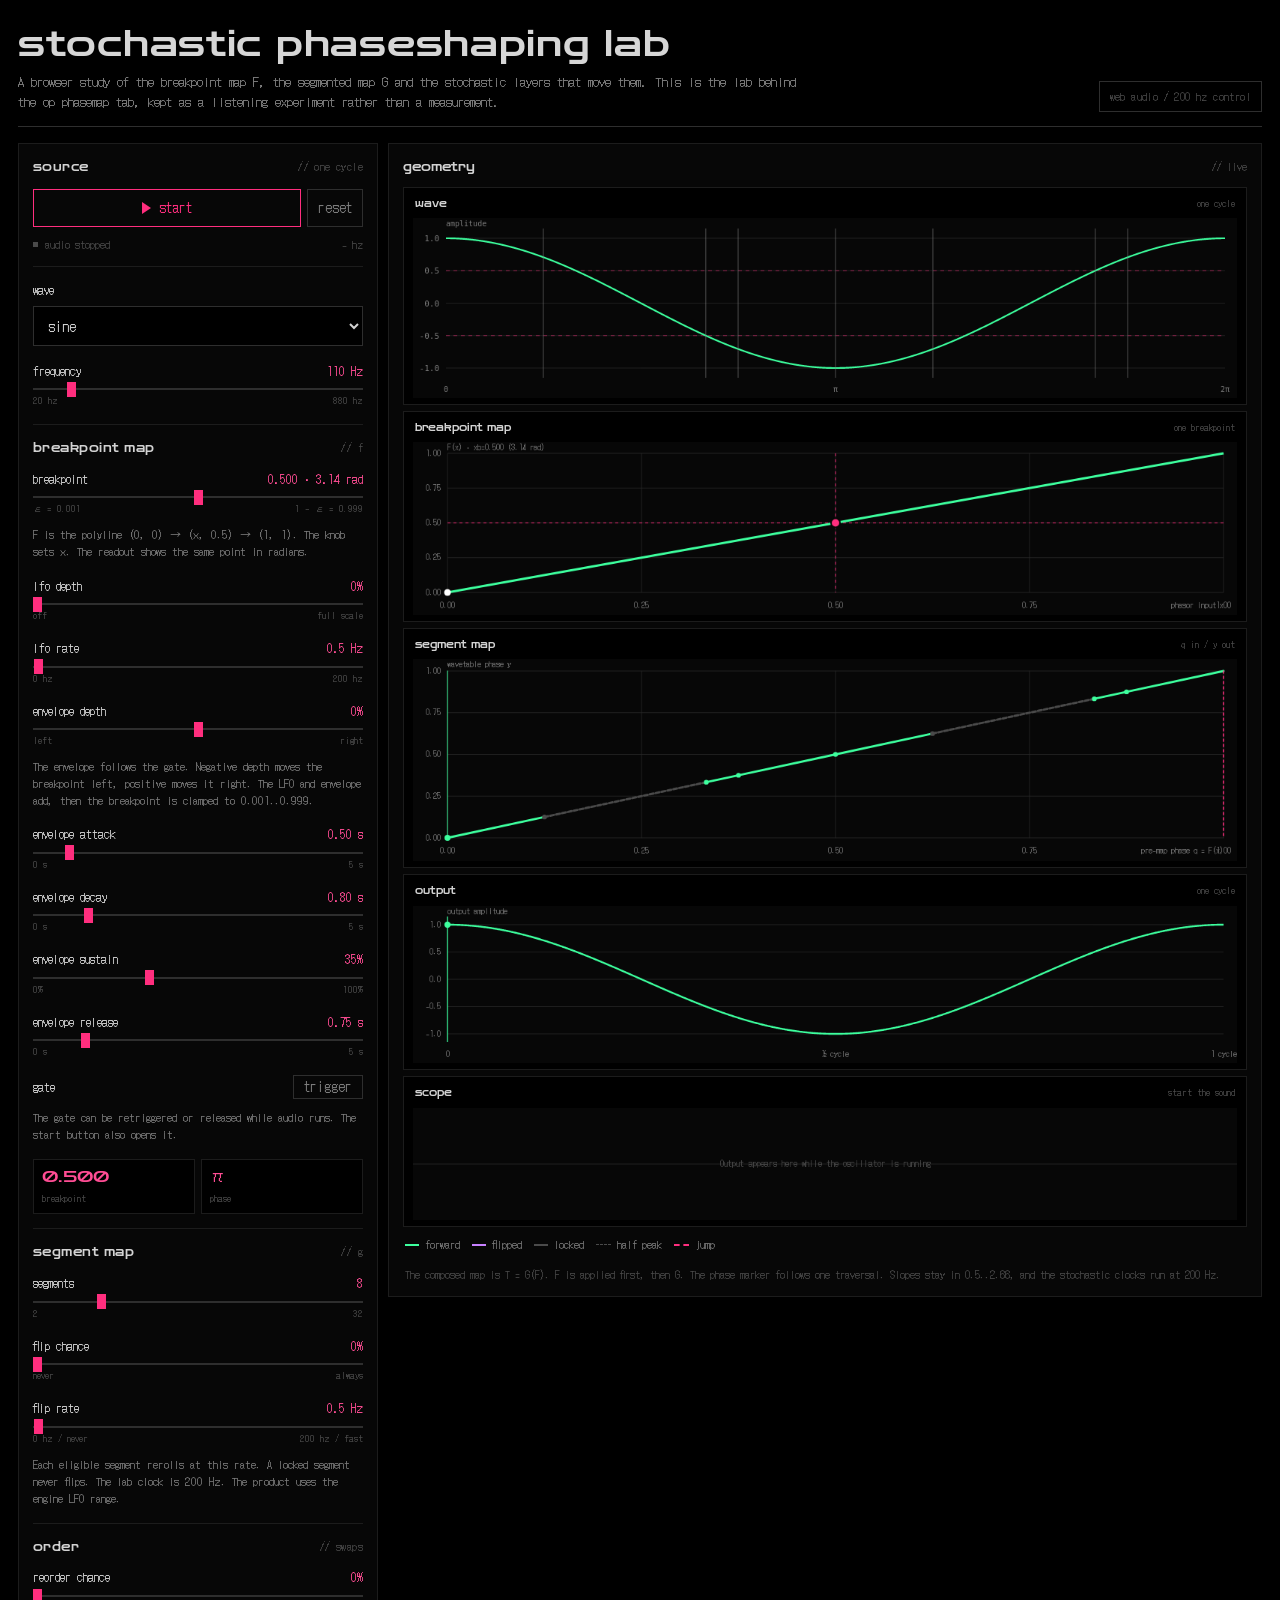
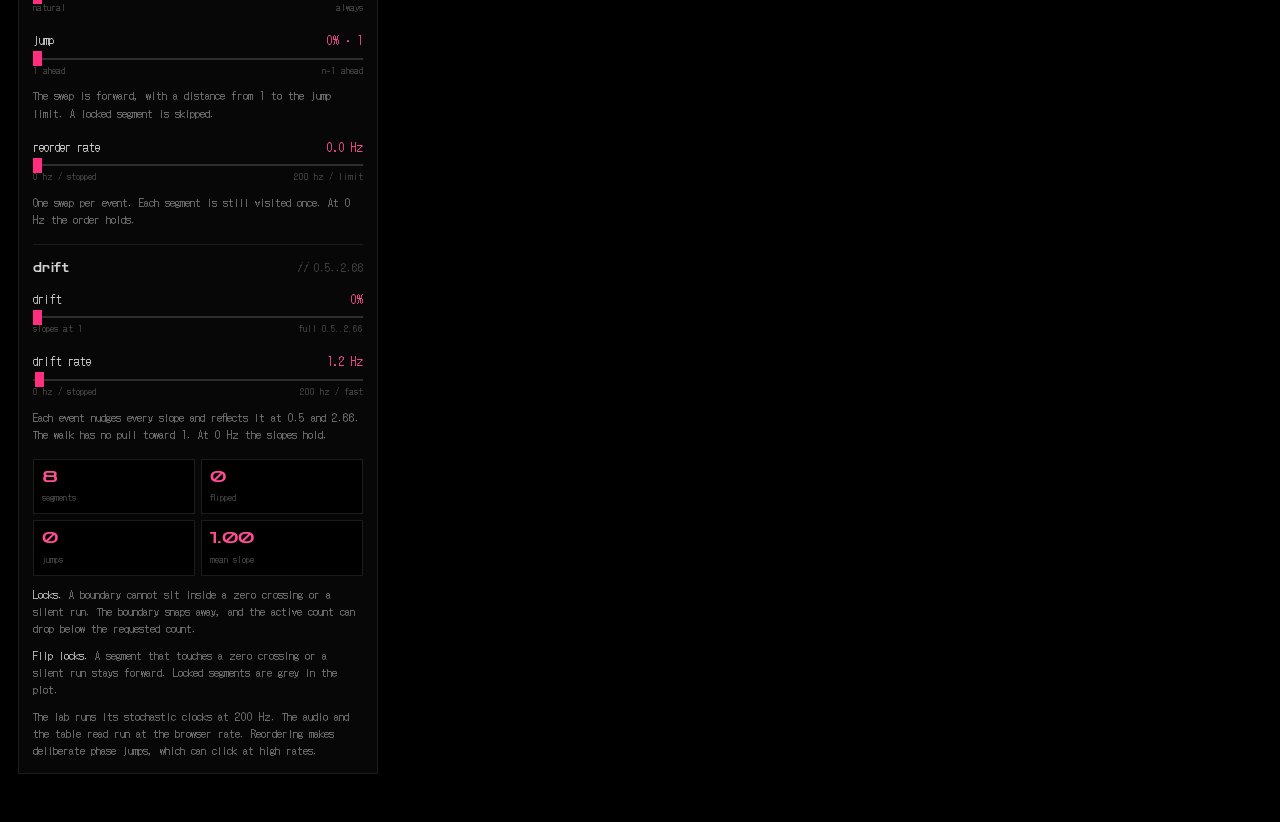
<file: docs/research/stochastic-phaseshaping-lab.html>
<!doctype html>
<html lang="en">
<head>
<meta charset="utf-8">
<meta name="viewport" content="width=device-width, initial-scale=1">
<meta name="theme-color" content="#000000">
<title>Stochastic phaseshaping lab</title>
<style>
@import url('https://fonts.googleapis.com/css2?family=DotGothic16&family=Zen+Dots&display=swap');
:root {
  color-scheme: dark;
  --bg: #000000;
  --panel: #070707;
  --popup: #1b1b1b;
  --line: #1c1c1c;
  --line-strong: #2e2e2e;
  --text: #d2d2d2;
  --dim: #7d7d7d;
  --faint: #4a4a4a;
  --white: #ffffff;
  --pink: #ff2e7e;
  --pink-bright: #ff4d94;
  --purple: #c780ff;
  --green: #3dff9e;
  --brand-ink: #d6d6d6;
  --brand-shadow: #c2ad00;
}
* { box-sizing: border-box; }
body {
  margin: 0;
  min-height: 100vh;
  color: var(--text);
  background: var(--bg);
  font: 14px/1.55 "DotGothic16", ui-monospace, monospace;
}
button, input, select { font: inherit; }
.shell { width: min(1440px, calc(100% - 36px)); margin: 0 auto; padding: 26px 0 48px; }
.topbar { display: flex; justify-content: space-between; align-items: flex-end; gap: 18px; margin-bottom: 16px; padding-bottom: 14px; border-bottom: 1px solid var(--line-strong); }
.eyebrow { display: none; }
h1 { font-family: "Zen Dots", "DotGothic16", monospace; font-size: clamp(24px, 4vw, 36px); line-height: 1.05; letter-spacing: 0.02em; margin: 0; font-weight: 400; color: var(--brand-ink); text-transform: lowercase; }
.subtitle { color: var(--dim); margin: 8px 0 0; max-width: 780px; font-size: 13px; }
.engine-pill { border: 1px solid var(--line-strong); background: transparent; padding: 7px 10px; color: var(--faint); white-space: nowrap; font-size: 10px; letter-spacing: 0.04em; text-transform: lowercase; }
.engine-dot { display: none; }
.layout { display: grid; grid-template-columns: minmax(300px, 360px) minmax(0, 1fr); gap: 10px; align-items: start; }
.panel { background: var(--panel); border: 1px solid var(--line); }
.controls { padding: 14px; }
.panel-heading { display: flex; align-items: baseline; justify-content: space-between; gap: 12px; margin: 0 0 12px; }
.panel-heading h2 { font-family: "Zen Dots", "DotGothic16", monospace; font-size: 12px; font-weight: 400; letter-spacing: 0.04em; margin: 0; color: var(--text); text-transform: lowercase; }
.panel-kicker { color: var(--faint); font-size: 10px; letter-spacing: 0.04em; text-transform: lowercase; }
.field { margin: 0 0 16px; }
.field:last-child { margin-bottom: 0; }
.field-head { display: flex; align-items: baseline; justify-content: space-between; gap: 12px; margin-bottom: 6px; }
label { color: var(--text); font-size: 12px; font-weight: 400; text-transform: lowercase; }
.value { color: var(--pink-bright); font-size: 12px; font-variant-numeric: tabular-nums; font-weight: 400; }
select { width: 100%; border: 1px solid var(--line-strong); background: var(--bg); color: var(--text); padding: 8px 10px; border-radius: 0; outline: none; text-transform: lowercase; }
select:focus { border-color: var(--green); }
input[type="range"] { -webkit-appearance: none; appearance: none; display: block; width: 100%; height: 2px; margin: 8px 0 0; background: var(--line-strong); accent-color: var(--green); cursor: pointer; }
input[type="range"]::-webkit-slider-thumb { -webkit-appearance: none; width: 9px; height: 15px; background: var(--pink); border: 0; border-radius: 0; }
input[type="range"]::-moz-range-thumb { width: 9px; height: 15px; background: var(--pink); border: 0; border-radius: 0; }
.range-ends { display: flex; justify-content: space-between; color: var(--faint); font-size: 9px; margin-top: 4px; text-transform: lowercase; }
.play-row { display: flex; gap: 6px; margin: 4px 0 10px; }
.play-button { display: inline-flex; align-items: center; justify-content: center; gap: 8px; flex: 1; min-height: 38px; border: 1px solid var(--pink); border-radius: 0; color: var(--pink); background: transparent; font-weight: 400; text-transform: lowercase; cursor: pointer; }
.play-button:hover { color: var(--bg); background: var(--pink); }
.play-button.playing { border-color: var(--green); color: var(--bg); background: var(--green); }
.play-icon { width: 0; height: 0; border-top: 6px solid transparent; border-bottom: 6px solid transparent; border-left: 9px solid currentColor; }
.playing .play-icon { width: 9px; height: 12px; border: 0; border-left: 3px solid currentColor; border-right: 3px solid currentColor; }
.small-button { border: 1px solid var(--line-strong); background: transparent; color: var(--dim); border-radius: 0; padding: 0 10px; text-transform: lowercase; cursor: pointer; }
.small-button:hover { border-color: var(--green); color: var(--green); }
.status-line { display: flex; justify-content: space-between; align-items: center; margin-top: 6px; color: var(--faint); font-size: 10px; text-transform: lowercase; }
.status-text { display: flex; gap: 7px; align-items: center; }
.status-light { width: 5px; height: 5px; background: var(--faint); }
.status-light.on { background: var(--green); }
.divider { height: 1px; background: var(--line); margin: 14px 0; }
.readouts { display: grid; grid-template-columns: repeat(2, minmax(0, 1fr)); gap: 6px; margin-top: 12px; }
.readout { background: var(--bg); border: 1px solid var(--line); padding: 8px; min-width: 0; }
.readout .number { font-family: "Zen Dots", "DotGothic16", monospace; font-size: 16px; line-height: 1.15; color: var(--pink-bright); font-variant-numeric: tabular-nums; }
.readout .caption { color: var(--faint); font-size: 9px; margin-top: 5px; text-transform: lowercase; white-space: nowrap; }
.hint { color: var(--dim); font-size: 11px; line-height: 1.55; margin: 10px 0 0; }
.hint strong { color: var(--text); font-weight: 400; }
.visuals { padding: 14px; min-width: 0; }
.visual-top { display: flex; justify-content: space-between; align-items: baseline; gap: 12px; margin: 0 0 10px; }
.visual-top h2 { margin: 0; font-family: "Zen Dots", "DotGothic16", monospace; font-size: 12px; font-weight: 400; text-transform: lowercase; }
.visual-top span { color: var(--faint); font-size: 10px; text-transform: lowercase; }
.chart-card { background: var(--bg); border: 1px solid var(--line); padding: 9px 9px 6px; margin-bottom: 6px; overflow: hidden; }
.chart-header { display: flex; justify-content: space-between; align-items: baseline; gap: 12px; margin: 0 2px 6px; }
.chart-title { color: var(--text); font-family: "Zen Dots", "DotGothic16", monospace; font-size: 10px; font-weight: 400; text-transform: lowercase; }
.chart-note { color: var(--faint); font-size: 9px; text-align: right; text-transform: lowercase; }
canvas { display: block; width: 100%; height: auto; }
.legend { display: flex; flex-wrap: wrap; gap: 12px; padding: 4px 2px; color: var(--dim); font-size: 10px; text-transform: lowercase; }
.legend-item { display: flex; align-items: center; gap: 6px; }
.swatch { width: 14px; height: 2px; background: var(--green); }
.swatch.forward { background: var(--green); }
.swatch.flipped { background: var(--purple); }
.swatch.locked { background: var(--faint); }
.swatch.dash { height: 0; width: 15px; border-top: 1px dashed var(--faint); background: none; }
.swatch.jump { height: 0; width: 15px; border-top: 2px dashed var(--pink); background: none; }
.footnote { color: var(--faint); font-size: 10px; line-height: 1.55; margin: 10px 2px 0; }
.tooltip { display: inline-flex; align-items: center; justify-content: center; width: 14px; height: 14px; margin-left: 5px; border: 1px solid var(--line-strong); color: var(--dim); font-size: 9px; vertical-align: middle; cursor: help; }
@media (max-width: 930px) { .layout { grid-template-columns: 1fr; } }
@media (max-width: 560px) {
  .shell { width: calc(100% - 20px); padding-top: 18px; }
  .topbar { align-items: flex-start; flex-direction: column; }
  .controls, .visuals { padding: 10px; }
  .readouts { gap: 4px; }
}
</style>
</head>
<body>
<div class="shell">
  <header class="topbar">
    <div>
      <h1>stochastic phaseshaping lab</h1>
      <p class="subtitle">A browser study of the breakpoint map F, the segmented map G and the stochastic layers that move them. This is the lab behind the op phasemap tab, kept as a listening experiment rather than a measurement.</p>
    </div>
    <div class="engine-pill">web audio / 200 Hz control</div>
  </header>

  <main class="layout">
    <section class="panel controls" aria-label="Synthesis controls">
      <div class="panel-heading"><h2>source</h2><span class="panel-kicker">// one cycle</span></div>
      <div class="play-row">
        <button id="playButton" class="play-button" type="button"><span class="play-icon" aria-hidden="true"></span><span id="playLabel">start</span></button>
        <button id="resetButton" class="small-button" type="button" title="Reset slopes, flips, ordering and phase">Reset</button>
      </div>
      <div class="status-line">
        <span class="status-text"><span id="statusLight" class="status-light"></span><span id="statusText">audio stopped</span></span>
        <span id="audioRate">- Hz</span>
      </div>

      <div class="divider"></div>
      <div class="field">
        <div class="field-head"><label for="waveform">wave</label></div>
        <select id="waveform">
          <option value="sine">sine</option>
          <option value="triangle">triangle</option>
          <option value="square">band-limited square</option>
          <option value="saw">band-limited saw</option>
          <option value="quarter">quarter sine, then silence</option>
          <option value="halfSine">half sine, then silence</option>
          <option value="halfTriangle">half triangle, then silence</option>
          <option value="twoHalfSines">two positive half-sines</option>
          <option value="twoHalfTriangles">two positive half-triangles</option>
          <option value="fullSineHalf">one full sine, silent at π</option>
          <option value="fullTriangleHalf">one full triangle, silent at π</option>
          <option value="rectSine">rectified sine</option>
          <option value="rectTriangle">rectified triangle</option>
        </select>
      </div>

      <div class="field">
        <div class="field-head"><label for="frequency">frequency</label><output class="value" id="frequencyValue">110 Hz</output></div>
        <input id="frequency" type="range" min="20" max="880" step="1" value="110">
        <div class="range-ends"><span>20 Hz</span><span>880 Hz</span></div>
      </div>

      <div class="divider"></div>
      <div class="panel-heading"><h2>breakpoint map</h2><span class="panel-kicker">// F</span></div>
      <div class="field">
        <div class="field-head"><label for="breakpointX">breakpoint</label><output class="value" id="breakpointXValue">0.500 · π</output></div>
        <input id="breakpointX" type="range" min="1" max="999" step="1" value="500">
        <div class="range-ends"><span>ε = 0.001</span><span>1 − ε = 0.999</span></div>
        <p class="hint">F is the polyline (0, 0) → (x, 0.5) → (1, 1). The knob sets x. The readout shows the same point in radians.</p>
      </div>
      <div class="field">
        <div class="field-head"><label for="lfoAmount">lfo depth</label><output class="value" id="lfoAmountValue">0%</output></div>
        <input id="lfoAmount" type="range" min="0" max="100" step="1" value="0">
        <div class="range-ends"><span>off</span><span>full scale</span></div>
      </div>
      <div class="field">
        <div class="field-head"><label for="lfoRate">lfo rate</label><output class="value" id="lfoRateValue">0.5 Hz</output></div>
        <input id="lfoRate" type="range" min="0" max="200" step="0.1" value="0.5">
        <div class="range-ends"><span>0 Hz</span><span>200 Hz</span></div>
      </div>
      <div class="field">
        <div class="field-head"><label for="envAmount">envelope depth</label><output class="value" id="envAmountValue">0%</output></div>
        <input id="envAmount" type="range" min="-100" max="100" step="1" value="0">
        <div class="range-ends"><span>left</span><span>right</span></div>
        <p class="hint">The envelope follows the gate. Negative depth moves the breakpoint left, positive moves it right. The LFO and envelope add, then the breakpoint is clamped to 0.001..0.999.</p>
      </div>
      <div class="field">
        <div class="field-head"><label for="envAttack">Envelope attack</label><output class="value" id="envAttackValue">0.50 s</output></div>
        <input id="envAttack" type="range" min="0" max="5" step="0.05" value="0.5">
        <div class="range-ends"><span>0 s</span><span>5 s</span></div>
      </div>
      <div class="field">
        <div class="field-head"><label for="envDecay">Envelope decay</label><output class="value" id="envDecayValue">0.80 s</output></div>
        <input id="envDecay" type="range" min="0" max="5" step="0.05" value="0.8">
        <div class="range-ends"><span>0 s</span><span>5 s</span></div>
      </div>
      <div class="field">
        <div class="field-head"><label for="envSustain">Envelope sustain</label><output class="value" id="envSustainValue">35%</output></div>
        <input id="envSustain" type="range" min="0" max="100" step="1" value="35">
        <div class="range-ends"><span>0%</span><span>100%</span></div>
      </div>
      <div class="field">
        <div class="field-head"><label for="envRelease">Envelope release</label><output class="value" id="envReleaseValue">0.75 s</output></div>
        <input id="envRelease" type="range" min="0" max="5" step="0.05" value="0.75">
        <div class="range-ends"><span>0 s</span><span>5 s</span></div>
      </div>
      <div class="field">
        <div class="field-head"><label for="envGateButton">gate</label><button id="envGateButton" class="small-button" type="button">trigger</button></div>
        <p class="hint">The gate can be retriggered or released while audio runs. The start button also opens it.</p>
      </div>
      <div class="readouts" style="margin-top:0">
        <div class="readout"><div class="number" id="currentBreakpointX">0.500</div><div class="caption">breakpoint</div></div>
        <div class="readout"><div class="number" id="currentBreakpointRadians">π</div><div class="caption">phase</div></div>
      </div>

      <div class="divider"></div>
      <div class="panel-heading"><h2>segment map</h2><span class="panel-kicker">// G</span></div>
      <div class="field">
        <div class="field-head"><label for="segments">segments</label><output class="value" id="segmentsValue">8</output></div>
        <input id="segments" type="range" min="2" max="32" step="1" value="8">
        <div class="range-ends"><span>2</span><span>32</span></div>
      </div>
      <div class="field">
        <div class="field-head"><label for="flip">flip chance</label><output class="value" id="flipValue">0%</output></div>
        <input id="flip" type="range" min="0" max="100" step="1" value="0">
        <div class="range-ends"><span>never</span><span>always</span></div>
      </div>
      <div class="field">
        <div class="field-head"><label for="flipInterval">flip rate</label><output class="value" id="flipIntervalValue">0.5 Hz</output></div>
        <input id="flipInterval" type="range" min="0" max="200" step="0.1" value="0.5">
        <div class="range-ends"><span>0 Hz / never</span><span>200 Hz / fast</span></div>
        <p class="hint">Each eligible segment rerolls at this rate. A locked segment never flips. The lab clock is 200 Hz. The product uses the engine LFO range.</p>
      </div>

      <div class="divider"></div>
      <div class="panel-heading"><h2>order</h2><span class="panel-kicker">// swaps</span></div>
      <div class="field">
        <div class="field-head"><label for="reorderProbability">reorder chance</label><output class="value" id="reorderProbabilityValue">0%</output></div>
        <input id="reorderProbability" type="range" min="0" max="100" step="1" value="0">
        <div class="range-ends"><span>natural</span><span>always</span></div>
      </div>
      <div class="field">
        <div class="field-head"><label for="jumpRange">jump</label><output class="value" id="jumpRangeValue">0% · 1</output></div>
        <input id="jumpRange" type="range" min="0" max="100" step="1" value="0">
        <div class="range-ends"><span>1 ahead</span><span>N−1 ahead</span></div>
        <p class="hint">The swap is forward, with a distance from 1 to the jump limit. A locked segment is skipped.</p>
      </div>
      <div class="field">
        <div class="field-head"><label for="reorderRate">reorder rate</label><output class="value" id="reorderRateValue">0 Hz</output></div>
        <input id="reorderRate" type="range" min="0" max="200" step="0.1" value="0">
        <div class="range-ends"><span>0 Hz / stopped</span><span>200 Hz / limit</span></div>
        <p class="hint">One swap per event. Each segment is still visited once. At 0 Hz the order holds.</p>
      </div>

      <div class="divider"></div>
      <div class="panel-heading"><h2>drift</h2><span class="panel-kicker">// 0.5..2.66</span></div>
      <div class="field">
        <div class="field-head"><label for="driftAmount">drift</label><output class="value" id="driftAmountValue">0%</output></div>
        <input id="driftAmount" type="range" min="0" max="100" step="1" value="0">
        <div class="range-ends"><span>slopes at 1</span><span>full 0.5..2.66</span></div>
      </div>
      <div class="field">
        <div class="field-head"><label for="driftRate">drift rate</label><output class="value" id="driftRateValue">1.2 Hz</output></div>
        <input id="driftRate" type="range" min="0" max="200" step="0.1" value="1.2">
        <div class="range-ends"><span>0 Hz / stopped</span><span>200 Hz / fast</span></div>
        <p class="hint">Each event nudges every slope and reflects it at 0.5 and 2.66. The walk has no pull toward 1. At 0 Hz the slopes hold.</p>
      </div>

      <div class="readouts">
        <div class="readout"><div class="number" id="actualSegments">8</div><div class="caption">segments</div></div>
        <div class="readout"><div class="number" id="flippedSegments">0</div><div class="caption">flipped</div></div>
        <div class="readout"><div class="number" id="orderingJumps">0</div><div class="caption">jumps</div></div>
        <div class="readout"><div class="number" id="currentSlope">1.00</div><div class="caption">mean slope</div></div>
      </div>
      <p class="hint"><strong>Locks.</strong> A boundary cannot sit inside a zero crossing or a silent run. The boundary snaps away, and the active count can drop below the requested count.</p>
      <p class="hint"><strong>Flip locks.</strong> A segment that touches a zero crossing or a silent run stays forward. Locked segments are grey in the plot.</p>
      <p class="hint">The lab runs its stochastic clocks at 200 Hz. The audio and the table read run at the browser rate. Reordering makes deliberate phase jumps, which can click at high rates.</p>
    </section>

    <section class="panel visuals" aria-label="Synthesis visualizations">
      <div class="visual-top"><h2>geometry</h2><span>// live</span></div>
      <div class="chart-card">
        <div class="chart-header"><span class="chart-title">wave</span><span class="chart-note">one cycle</span></div>
        <canvas id="waveCanvas" width="1100" height="240" aria-label="Wavetable waveform plot"></canvas>
      </div>
      <div class="chart-card">
        <div class="chart-header"><span class="chart-title">breakpoint map</span><span class="chart-note">one breakpoint</span></div>
        <canvas id="baseTransferCanvas" width="1100" height="230" aria-label="Breakpoint map with one movable breakpoint"></canvas>
      </div>
      <div class="chart-card">
        <div class="chart-header"><span class="chart-title">segment map</span><span class="chart-note">q in / y out</span></div>
        <canvas id="transferCanvas" width="1100" height="270" aria-label="Segmented transfer function plot"></canvas>
      </div>
      <div class="chart-card">
        <div class="chart-header"><span class="chart-title">output</span><span class="chart-note" id="cycleNote">live phase</span></div>
        <canvas id="outputCycleCanvas" width="1100" height="210" aria-label="One complete cycle of the phase-distorted output waveform"></canvas>
      </div>
      <div class="chart-card">
        <div class="chart-header"><span class="chart-title">scope</span><span class="chart-note" id="scopeNote">start the sound</span></div>
        <canvas id="scopeCanvas" width="1100" height="150" aria-label="Live audio waveform monitor"></canvas>
      </div>
      <div class="legend">
        <span class="legend-item"><span class="swatch forward"></span>forward</span>
        <span class="legend-item"><span class="swatch flipped"></span>flipped</span>
        <span class="legend-item"><span class="swatch locked"></span>locked</span>
        <span class="legend-item"><span class="swatch dash"></span>half peak</span>
        <span class="legend-item"><span class="swatch jump"></span>jump</span>
      </div>
      <p class="footnote">The composed map is T = G(F). F is applied first, then G. The phase marker follows one traversal. Slopes stay in 0.5..2.66, and the stochastic clocks run at 200 Hz.</p>
    </section>
  </main>
</div>

<script>
(() => {
  'use strict';
  const N = 4096;
  const TAU = Math.PI * 2;
  const CONTROL_RATE = 200;
  const CONTROL_DT = 1 / CONTROL_RATE;
  const MIN_SLOPE = 0.5;
  const MAX_SLOPE = 2.66;
  const X_EPSILON = 0.001;
  const $ = (id) => document.getElementById(id);
  const els = {
    waveform: $('waveform'), frequency: $('frequency'), segments: $('segments'), flip: $('flip'), flipInterval: $('flipInterval'),
    reorderProbability: $('reorderProbability'), jumpRange: $('jumpRange'), reorderRate: $('reorderRate'),
    driftAmount: $('driftAmount'), driftRate: $('driftRate'),
    breakpointX: $('breakpointX'), lfoAmount: $('lfoAmount'), lfoRate: $('lfoRate'), envAmount: $('envAmount'),
    envAttack: $('envAttack'), envDecay: $('envDecay'), envSustain: $('envSustain'), envRelease: $('envRelease'), envGateButton: $('envGateButton'),
    play: $('playButton'), playLabel: $('playLabel'),
    reset: $('resetButton'), statusLight: $('statusLight'), statusText: $('statusText'), audioRate: $('audioRate'),
    frequencyValue: $('frequencyValue'), segmentsValue: $('segmentsValue'), flipValue: $('flipValue'), flipIntervalValue: $('flipIntervalValue'),
    reorderProbabilityValue: $('reorderProbabilityValue'), jumpRangeValue: $('jumpRangeValue'), reorderRateValue: $('reorderRateValue'),
    driftAmountValue: $('driftAmountValue'), driftRateValue: $('driftRateValue'),
    breakpointXValue: $('breakpointXValue'), lfoAmountValue: $('lfoAmountValue'), lfoRateValue: $('lfoRateValue'), envAmountValue: $('envAmountValue'),
    envAttackValue: $('envAttackValue'), envDecayValue: $('envDecayValue'), envSustainValue: $('envSustainValue'), envReleaseValue: $('envReleaseValue'),
    currentBreakpointX: $('currentBreakpointX'), currentBreakpointRadians: $('currentBreakpointRadians'), actualSegments: $('actualSegments'),
    flippedSegments: $('flippedSegments'), orderingJumps: $('orderingJumps'), currentSlope: $('currentSlope'), scopeNote: $('scopeNote'), cycleNote: $('cycleNote'),
    waveCanvas: $('waveCanvas'), baseTransferCanvas: $('baseTransferCanvas'), transferCanvas: $('transferCanvas'), outputCycleCanvas: $('outputCycleCanvas'), scopeCanvas: $('scopeCanvas')
  };
  const waveCtx = els.waveCanvas.getContext('2d');
  const baseTransferCtx = els.baseTransferCanvas.getContext('2d');
  const transferCtx = els.transferCanvas.getContext('2d');
  const outputCycleCtx = els.outputCycleCanvas.getContext('2d');
  const scopeCtx = els.scopeCanvas.getContext('2d');

  let rawTable = new Float32Array(N);
  let table = new Float32Array(N);
  let phaseOrigin = 0;
  let protectedMask = new Uint8Array(N);
  let flatMask = new Uint8Array(N);
  let breakpoints = [0, N];
  let segments = [];
  let segmentOrder = [];
  let orderedSegments = [];
  let audioContext = null;
  let processor = null;
  let masterGain = null;
  let analyser = null;
  let isPlaying = false;
  let progress = 0;
  let flipPhase = 0;
  let reorderPhase = 0;
  let controlAccumulator = 0;
  let animationId = 0;
  let timeData = null;
  let lastSlopeReadout = 1;
  const pageEpochSeconds = performance.now() / 1000;
  let envelopeGate = false;
  let envelopeGateOnTime = 0;
  let envelopeReleaseTime = -Infinity;
  let envelopeReleaseStartValue = 0;

  const clamp = (v, lo, hi) => Math.max(lo, Math.min(hi, v));
  const tri = (phase) => (2 / Math.PI) * Math.asin(Math.sin(phase));

  function makeWaveform(type) {
    const a = new Float32Array(N);
    const maxHarmonics = 24;
    for (let i = 0; i < N; i++) {
      const p = (i / N) * TAU;
      let v = 0;
      switch (type) {
        case 'sine': v = Math.sin(p); break;
        case 'triangle': v = tri(p); break;
        case 'square': {
          for (let h = 1; h <= maxHarmonics; h += 2) v += Math.sin(h * p) / h;
          v *= 4 / Math.PI;
          break;
        }
        case 'saw': {
          for (let h = 1; h <= maxHarmonics; h++) v += (h % 2 ? 1 : -1) * Math.sin(h * p) / h;
          v *= 2 / Math.PI;
          break;
        }
        case 'quarter': v = p <= Math.PI / 4 ? Math.sin(2 * p) : 0; break;
        case 'halfSine': v = p <= Math.PI ? Math.sin(p) : 0; break;
        case 'halfTriangle': v = p <= Math.PI ? 1 - Math.abs((2 * p / Math.PI) - 1) : 0; break;
        case 'twoHalfSines': v = p <= Math.PI ? Math.abs(Math.sin(2 * p)) : 0; break;
        case 'twoHalfTriangles': v = p <= Math.PI ? Math.abs(tri(2 * p)) : 0; break;
        case 'fullSineHalf': v = p <= Math.PI ? Math.sin(2 * p) : 0; break;
        case 'fullTriangleHalf': v = p <= Math.PI ? tri(2 * p) : 0; break;
        case 'rectSine': v = Math.abs(Math.sin(p)); break;
        case 'rectTriangle': v = Math.abs(tri(p)); break;
        default: v = Math.sin(p);
      }
      a[i] = v;
    }
    let peak = 0;
    for (let i = 0; i < N; i++) peak = Math.max(peak, Math.abs(a[i]));
    if (peak > 0) for (let i = 0; i < N; i++) a[i] /= peak;
    return a;
  }

  function markRange(mask, from, to) {
    const lo = Math.max(0, from);
    const hi = Math.min(N - 1, to);
    for (let i = lo; i <= hi; i++) mask[i] = 1;
  }

  // Protect sign-changing crossings: each is enclosed by a single segment whose
  // two sloped-side endpoints are at least half the waveform's peak magnitude.
  function buildFeatureMasks(a) {
    const blocked = new Uint8Array(N);
    const flat = new Uint8Array(N);
    let peak = 0;
    for (let i = 0; i < N; i++) peak = Math.max(peak, Math.abs(a[i]));
    const zeroEps = Math.max(1e-7, peak * 0.00008);
    const halfPeak = peak * 0.5;

    // Find near-zero runs. Long runs are flat spans: their interior cannot be
    // split, but their two edges are valid boundaries for the adjacent ramps.
    let i = 0;
    while (i < N) {
      if (Math.abs(a[i]) > zeroEps) { i++; continue; }
      const start = i;
      while (i + 1 < N && Math.abs(a[i + 1]) <= zeroEps) i++;
      const end = i;
      if (end - start >= 2) {
        if (end - start > 1) markRange(flat, start + 1, end - 1);
        // Falling ramp: half-peak point to the flat edge. The flat edge is exempt.
        let left = start;
        while (left > 0 && Math.abs(a[left]) < halfPeak) left--;
        markRange(blocked, left + 1, start - 1);
        // Rising ramp: flat edge to the half-peak point. The flat edge is exempt.
        let right = end;
        while (right < N - 1 && Math.abs(a[right]) < halfPeak) right++;
        markRange(blocked, end + 1, right - 1);
      } else {
        // Isolated zero/touching-zero: keep the complete crossing/touch inside
        // one segment, with >= half-peak magnitudes at both ends.
        let left = start;
        while (left > 0 && Math.abs(a[left]) < halfPeak) left--;
        let right = end;
        while (right < N - 1 && Math.abs(a[right]) < halfPeak) right++;
        markRange(blocked, left + 1, right - 1);
      }
      i++;
    }

    // Catch zero crossings between adjacent samples (no sample exactly equals 0).
    for (i = 0; i < N - 1; i++) {
      if (a[i] * a[i + 1] < 0) {
        let left = i;
        while (left > 0 && Math.abs(a[left]) < halfPeak) left--;
        let right = i + 1;
        while (right < N - 1 && Math.abs(a[right]) < halfPeak) right++;
        markRange(blocked, left + 1, right - 1);
      }
    }

    // Consolidate any other exact flat runs as well (not just silence).
    const slopeEps = Math.max(1e-10, peak * 1e-10);
    i = 0;
    while (i < N - 1) {
      if (Math.abs(a[i + 1] - a[i]) > slopeEps) { i++; continue; }
      const start = i;
      while (i + 1 < N - 1 && Math.abs(a[i + 2] - a[i + 1]) <= slopeEps) i++;
      const end = i + 1;
      if (end - start >= 2) markRange(flat, start + 1, end - 1);
      i++;
    }
    for (i = 0; i < N; i++) if (flat[i]) blocked[i] = 1;
    return { blocked, flat };
  }

  function chooseCycleOrigin(a) {
    let bestIndex = 0;
    let best = -1;
    for (let i = 0; i < N; i++) {
      const magnitude = Math.abs(a[i]);
      if (magnitude > best) { best = magnitude; bestIndex = i; }
    }
    return bestIndex;
  }

  function chooseBreakpoints(blocked, requested) {
    const safe = [];
    for (let i = 1; i < N; i++) if (!blocked[i]) safe.push(i);
    const wanted = requested - 1;
    const selected = [];
    const minGap = Math.max(3, Math.floor(N / 2048));
    let previous = 0;
    for (let k = 1; k <= wanted; k++) {
      const remaining = wanted - k;
      const low = previous + minGap;
      const high = N - 1 - remaining * minGap;
      if (low > high || safe.length === 0) break;
      const target = (k / requested) * N;
      let bestIndex = -1;
      let bestDistance = Infinity;
      // Binary-search to the first candidate at/after the target, then expand
      // around it while respecting monotonic spacing and room for later points.
      let lo = 0, hi = safe.length;
      while (lo < hi) { const mid = (lo + hi) >> 1; if (safe[mid] < target) lo = mid + 1; else hi = mid; }
      for (let offset = 0; offset < safe.length; offset++) {
        const candidates = [lo - offset, lo + offset];
        let any = false;
        for (const ci of candidates) {
          if (ci < 0 || ci >= safe.length) continue;
          const idx = safe[ci];
          if (idx < low || idx > high) continue;
          const dist = Math.abs(idx - target);
          if (dist < bestDistance) { bestDistance = dist; bestIndex = idx; }
          any = true;
        }
        if (any && offset > bestDistance + 2) break;
      }
      if (bestIndex < 0) break;
      selected.push(bestIndex);
      previous = bestIndex;
    }
    return [0, ...selected, N];
  }

  // A segment is not flippable when its wavetable phase span includes a
  // zero point/crossing (including a touch at zero) or is entirely silent.
  // Endpoints are included so a segment cannot flip across a zero-valued join.
  function isFlipEligible(y0, y1) {
    const start = clamp(Math.floor(y0 * N), 0, N - 1);
    const end = clamp(Math.ceil(y1 * N), 0, N - 1);
    const zeroEps = 0.00008; // makeWaveform() normalizes non-silent tables to peak 1.
    let allSilent = true;
    let hasZeroOrCrossing = false;
    let previous = table[start];
    if (Math.abs(previous) > zeroEps) allSilent = false;
    if (Math.abs(previous) <= zeroEps) hasZeroOrCrossing = true;
    for (let k = start + 1; k <= end; k++) {
      const current = table[k];
      if (Math.abs(current) > zeroEps) allSilent = false;
      if (Math.abs(current) <= zeroEps || previous * current < 0) hasZeroOrCrossing = true;
      previous = current;
    }
    return !(hasZeroOrCrossing || allSilent);
  }

  function nowSeconds() { return performance.now() / 1000; }

  function envelopeValueAt(timeSeconds) {
    const attack = Number(els.envAttack.value);
    const decay = Number(els.envDecay.value);
    const sustain = Number(els.envSustain.value) / 100;
    if (envelopeGate) {
      const elapsed = Math.max(0, timeSeconds - envelopeGateOnTime);
      if (attack > 0 && elapsed < attack) return elapsed / attack;
      if (decay > 0 && elapsed < attack + decay) {
        const d = (elapsed - attack) / decay;
        return 1 + (sustain - 1) * d;
      }
      return sustain;
    }
    if (!Number.isFinite(envelopeReleaseTime)) return 0;
    const release = Number(els.envRelease.value);
    if (release <= 0) return 0;
    const elapsed = timeSeconds - envelopeReleaseTime;
    if (elapsed <= 0) return envelopeReleaseStartValue;
    if (elapsed >= release) return 0;
    return envelopeReleaseStartValue * (1 - elapsed / release);
  }

  function triggerEnvelope() {
    const t = nowSeconds();
    envelopeGate = true;
    envelopeGateOnTime = t;
    envelopeReleaseTime = -Infinity;
    envelopeReleaseStartValue = 0;
  }

  function releaseEnvelope() {
    if (!envelopeGate) return;
    const t = nowSeconds();
    envelopeReleaseStartValue = envelopeValueAt(t);
    envelopeGate = false;
    envelopeReleaseTime = t;
  }

  function currentBreakpointXAt(timeSeconds) {
    const base = Number(els.breakpointX.value) / 1000;
    const lfoDepth = Number(els.lfoAmount.value) / 100;
    const lfoFrequency = Number(els.lfoRate.value);
    const lfo = Math.sin(TAU * lfoFrequency * (timeSeconds - pageEpochSeconds)) * lfoDepth * 0.5 * (1 - 2 * X_EPSILON);
    const env = envelopeValueAt(timeSeconds);
    const envAmount = Number(els.envAmount.value) / 100;
    const envOffset = envAmount >= 0
      ? envAmount * env * (1 - X_EPSILON - base)
      : envAmount * env * (base - X_EPSILON);
    return clamp(base + lfo + envOffset, X_EPSILON, 1 - X_EPSILON);
  }

  // F(x) is the pre-segmentation map: (0,0) -> (xb,0.5) -> (1,1).
  // Its output q is passed into the existing segmented map G(q).
  function sampleBaseTransfer(x, breakpointX) {
    const px = clamp(x, 0, 1);
    const xb = clamp(breakpointX, X_EPSILON, 1 - X_EPSILON);
    if (px <= xb) return 0.5 * (px / xb);
    return 0.5 + 0.5 * ((px - xb) / (1 - xb));
  }

  function rebuildTransfer(randomizeFlips = true) {
    rawTable = makeWaveform(els.waveform.value);
    phaseOrigin = chooseCycleOrigin(rawTable);
    table = new Float32Array(N);
    for (let i = 0; i < N; i++) table[i] = rawTable[(phaseOrigin + i) % N];
    const masks = buildFeatureMasks(table);
    protectedMask = masks.blocked;
    flatMask = masks.flat;
    breakpoints = chooseBreakpoints(protectedMask, Number(els.segments.value));
    const flipChance = Number(els.flip.value) / 100;
    const previousSegments = segments;
    segments = [];
    for (let i = 0; i < breakpoints.length - 1; i++) {
      const y0 = breakpoints[i] / N;
      const y1 = breakpoints[i + 1] / N;
      const flipEligible = isFlipEligible(y0, y1);
      const keepPrevious = !randomizeFlips && previousSegments[i] && previousSegments[i].flipEligible;
      const flip = flipEligible && (randomizeFlips
        ? Math.random() < flipChance
        : (keepPrevious ? previousSegments[i].flipped : false));
      segments.push({
        y0, y1,
        startY: flip ? y1 : y0,
        endY: flip ? y0 : y1,
        flipped: flip,
        flipEligible,
        slope: 1,
        slopeFrom: 1,
        slopeTarget: 1,
        width: y1 - y0,
        x0: 0,
        x1: 0
      });
    }
    segmentOrder = segments.map((_, index) => index);
    refreshOrderedSegments();
    progress = 0;
    flipPhase = 0;
    reorderPhase = 0;
    controlAccumulator = 0;
    updateReadouts();
    drawAll();
  }

  function redecideFlips() {
    const chance = Number(els.flip.value) / 100;
    for (const seg of segments) {
      // Protected segments always stay forward, regardless of probability.
      seg.flipped = seg.flipEligible && Math.random() < chance;
      seg.startY = seg.flipped ? seg.y1 : seg.y0;
      seg.endY = seg.flipped ? seg.y0 : seg.y1;
    }
    updateReadouts();
  }

  function refreshOrderedSegments() {
    orderedSegments = segmentOrder.map(index => segments[index]).filter(Boolean);
  }

  function getMaxJumpDistance() {
    const count = segments.length;
    if (count <= 1) return 0;
    const amount = Number(els.jumpRange.value) / 100;
    return 1 + Math.round((count - 2) * amount);
  }

  // Build a cyclic permutation using forward jumps. Each source segment appears
  // exactly once; skipped source segments remain available later in the cycle.
  function makeSegmentOrder() {
    const count = segments.length;
    if (count <= 1) return count ? [0] : [];
    const probability = Number(els.reorderProbability.value) / 100;
    const maxJump = getMaxJumpDistance();
    const order = [0];
    const remaining = new Set();
    for (let i = 1; i < count; i++) remaining.add(i);
    let current = 0;

    while (remaining.size) {
      const candidates = Array.from(remaining, index => ({
        index,
        distance: (index - current + count) % count
      })).sort((a, b) => a.distance - b.distance);

      let chosen = null;
      const attemptDiscontinuity = maxJump >= 2 && Math.random() < probability;
      if (attemptDiscontinuity) {
        const jumpCandidates = candidates.filter(item => item.distance >= 2 && item.distance <= maxJump);
        if (jumpCandidates.length) chosen = jumpCandidates[Math.floor(Math.random() * jumpCandidates.length)];
      }

      // If no random skip is selected, take the natural successor when possible.
      // When it was already visited by an earlier jump, take the nearest unvisited
      // forward segment so the permutation still includes every segment once.
      if (!chosen) chosen = candidates.find(item => item.distance === 1) || candidates[0];
      order.push(chosen.index);
      remaining.delete(chosen.index);
      current = chosen.index;
    }
    return order;
  }

  function redecideSegmentOrder() {
    segmentOrder = makeSegmentOrder();
    refreshOrderedSegments();
    updateReadouts();
    drawTransfer();
    drawOutputCycle();
  }

  function countOrderingDiscontinuities() {
    const count = segmentOrder.length;
    if (count <= 1) return 0;
    let jumps = 0;
    for (let i = 0; i < count; i++) {
      const current = segmentOrder[i];
      const next = segmentOrder[(i + 1) % count];
      if ((next - current + count) % count !== 1) jumps++;
    }
    return jumps;
  }

  function reflect(value, min, max) {
    if (max <= min) return min;
    const span = max - min;
    let t = (value - min) % (2 * span);
    if (t < 0) t += 2 * span;
    return min + (t <= span ? t : 2 * span - t);
  }

  function currentDriftBounds() {
    const amount = Number(els.driftAmount.value) / 100;
    return {
      min: 1 + (MIN_SLOPE - 1) * amount,
      max: 1 + (MAX_SLOPE - 1) * amount,
      amount
    };
  }

  function controlTick() {
    const { min, max, amount } = currentDriftBounds();
    const driftRate = Number(els.driftRate.value);
    const stepScale = (amount > 0 && driftRate > 0)
      ? amount * 0.75 * Math.sqrt(driftRate * CONTROL_DT) * Math.sqrt(3)
      : 0;

    // Generate new slope targets at 200 Hz. The audio loop interpolates from
    // the previous target to this one over the control interval, keeping drift smooth.
    for (const seg of segments) {
      const base = Number.isFinite(seg.slopeTarget) ? seg.slopeTarget : seg.slope;
      seg.slopeFrom = amount <= 0 ? 1 : base;
      const delta = stepScale > 0 ? (Math.random() * 2 - 1) * stepScale : 0;
      seg.slopeTarget = amount <= 0 ? 1 : clamp(reflect(seg.slopeFrom + delta, min, max), min, max);
      seg.slope = seg.slopeFrom;
    }

    const flipFrequency = Number(els.flipInterval.value);
    if (flipFrequency > 0) {
      flipPhase += flipFrequency / CONTROL_RATE;
      if (flipPhase >= 1 - 1e-10) {
        flipPhase -= 1;
        redecideFlips();
      }
    }

    const reorderFrequency = Number(els.reorderRate.value);
    if (reorderFrequency > 0) {
      reorderPhase += reorderFrequency / CONTROL_RATE;
      if (reorderPhase >= 1 - 1e-10) {
        reorderPhase -= 1;
        redecideSegmentOrder();
      }
    }
  }

  function interpolateSlopeState(amount) {
    const t = clamp(amount, 0, 1);
    for (const seg of segments) {
      const from = Number.isFinite(seg.slopeFrom) ? seg.slopeFrom : seg.slope;
      const target = Number.isFinite(seg.slopeTarget) ? seg.slopeTarget : seg.slope;
      seg.slope = from + (target - from) * t;
    }
  }

  function getWidths() {
    let total = 0;
    for (const seg of orderedSegments) {
      const dy = seg.y1 - seg.y0;
      seg.width = dy / Math.max(seg.slope, MIN_SLOPE);
      total += seg.width;
    }
    let x = 0;
    for (const seg of orderedSegments) {
      seg.x0 = x;
      x += seg.width;
      seg.x1 = x;
    }
    return total || 1;
  }

  function sampleTable(phase) {
    let pos = phase * N;
    pos %= N;
    if (pos < 0) pos += N;
    const i0 = pos | 0;
    const i1 = (i0 + 1) % N;
    const frac = pos - i0;
    return table[i0] + (table[i1] - table[i0]) * frac;
  }

  function sampleTransfer(p, totalWidth) {
    const x = p * totalWidth;
    let seg = orderedSegments[orderedSegments.length - 1];
    for (let i = 0; i < orderedSegments.length; i++) {
      if (x <= orderedSegments[i].x1 || i === orderedSegments.length - 1) { seg = orderedSegments[i]; break; }
    }
    const local = clamp((x - seg.x0) / Math.max(seg.width, 1e-12), 0, 1);
    return seg.startY + (seg.endY - seg.startY) * local;
  }

  function updateReadouts() {
    const flipped = segments.reduce((n, s) => n + (s.flipped ? 1 : 0), 0);
    els.actualSegments.textContent = String(segments.length);
    els.flippedSegments.textContent = String(flipped);
    els.frequencyValue.textContent = `${els.frequency.value} Hz`;
    els.segmentsValue.textContent = els.segments.value;
    els.flipValue.textContent = `${els.flip.value}%`;
    els.flipIntervalValue.textContent = `${Number(els.flipInterval.value).toFixed(1)} Hz`;
    els.reorderProbabilityValue.textContent = `${els.reorderProbability.value}%`;
    els.jumpRangeValue.textContent = `${els.jumpRange.value}% · ${Math.max(1, getMaxJumpDistance())}`;
    els.reorderRateValue.textContent = `${Number(els.reorderRate.value).toFixed(1)} Hz`;
    els.driftAmountValue.textContent = `${els.driftAmount.value}%`;
    els.driftRateValue.textContent = `${Number(els.driftRate.value).toFixed(1)} Hz`;
    const baseX = Number(els.breakpointX.value) / 1000;
    const currentX = currentBreakpointXAt(nowSeconds());
    els.breakpointXValue.textContent = `${baseX.toFixed(3)} · ${(baseX * Math.PI * 2).toFixed(2)} rad`;
    els.lfoAmountValue.textContent = `${els.lfoAmount.value}%`;
    els.lfoRateValue.textContent = `${Number(els.lfoRate.value).toFixed(1)} Hz`;
    els.envAmountValue.textContent = `${Number(els.envAmount.value) > 0 ? '+' : ''}${els.envAmount.value}%`;
    els.envAttackValue.textContent = `${Number(els.envAttack.value).toFixed(2)} s`;
    els.envDecayValue.textContent = `${Number(els.envDecay.value).toFixed(2)} s`;
    els.envSustainValue.textContent = `${els.envSustain.value}%`;
    els.envReleaseValue.textContent = `${Number(els.envRelease.value).toFixed(2)} s`;
    els.envGateButton.textContent = envelopeGate ? 'release' : 'trigger';
    els.currentBreakpointX.textContent = currentX.toFixed(3);
    const radians = currentX * TAU;
    els.currentBreakpointRadians.textContent = Math.abs(currentX - 0.5) < 0.0005 ? 'π' : radians.toFixed(2);
    els.orderingJumps.textContent = String(countOrderingDiscontinuities());
    els.currentSlope.textContent = Number(lastSlopeReadout).toFixed(2);
  }

  function setupCanvas(ctx, canvas) {
    const w = canvas.width, h = canvas.height;
    ctx.clearRect(0, 0, w, h);
    ctx.fillStyle = '#070707';
    ctx.fillRect(0, 0, w, h);
    return { w, h };
  }

  function drawWaveform() {
    const ctx = waveCtx;
    const { w, h } = setupCanvas(ctx, els.waveCanvas);
    const pad = { l: 44, r: 16, t: 14, b: 27 };
    const plotW = w - pad.l - pad.r, plotH = h - pad.t - pad.b;
    const xAt = (p) => pad.l + p * plotW;
    const yAt = (v) => pad.t + (1 - (v + 1.15) / 2.3) * plotH;
    ctx.lineWidth = 1;
    ctx.strokeStyle = 'rgba(46,46,46,.7)';
    for (const val of [-1, -0.5, 0, 0.5, 1]) {
      const y = yAt(val);
      ctx.beginPath(); ctx.moveTo(pad.l, y); ctx.lineTo(w - pad.r, y); ctx.stroke();
      ctx.fillStyle = '#7d7d7d'; ctx.font = '11px "DotGothic16",monospace'; ctx.textAlign = 'right';
      ctx.fillText(val.toFixed(1), pad.l - 9, y + 4);
    }
    ctx.setLineDash([5, 5]); ctx.strokeStyle = 'rgba(255,46,126,.55)';
    for (const val of [-0.5, 0.5]) { ctx.beginPath(); ctx.moveTo(pad.l, yAt(val)); ctx.lineTo(w - pad.r, yAt(val)); ctx.stroke(); }
    ctx.setLineDash([]);
    // Flat spans and protected feature interiors.
    ctx.fillStyle = 'rgba(61,255,158,.05)';
    let inBand = false, bandStart = 0;
    for (let i = 0; i <= N; i++) {
      const flag = i < N && flatMask[i] === 1;
      if (flag && !inBand) { inBand = true; bandStart = i; }
      if (!flag && inBand) { ctx.fillRect(xAt(bandStart / N), pad.t, Math.max(1, xAt(i / N) - xAt(bandStart / N)), plotH); inBand = false; }
    }
    ctx.beginPath();
    for (let i = 0; i < N; i++) {
      const x = xAt(i / (N - 1));
      const y = yAt(table[i]);
      if (i === 0) ctx.moveTo(x, y); else ctx.lineTo(x, y);
    }
    ctx.strokeStyle = '#3dff9e'; ctx.lineWidth = 2.2; ctx.stroke();
    // Phase breakpoints.
    ctx.strokeStyle = 'rgba(125,125,125,.65)'; ctx.lineWidth = 1;
    for (let i = 1; i < breakpoints.length - 1; i++) {
      const x = xAt(breakpoints[i] / N);
      ctx.beginPath(); ctx.moveTo(x, pad.t); ctx.lineTo(x, pad.t + plotH); ctx.stroke();
    }
    ctx.fillStyle = '#7d7d7d'; ctx.font = '10px "DotGothic16",monospace'; ctx.textAlign = 'center';
    ctx.fillText('0', pad.l, h - 8); ctx.fillText('π', pad.l + plotW / 2, h - 8); ctx.fillText('2π', w - pad.r, h - 8);
    ctx.textAlign = 'left'; ctx.fillStyle = '#7d7d7d'; ctx.fillText('amplitude', pad.l, 11);
  }

  function drawBaseTransfer() {
    const ctx = baseTransferCtx;
    const { w, h } = setupCanvas(ctx, els.baseTransferCanvas);
    const pad = { l: 46, r: 18, t: 15, b: 30 };
    const plotW = w - pad.l - pad.r, plotH = h - pad.t - pad.b;
    const xAt = (p) => pad.l + p * plotW;
    const yAt = (v) => pad.t + (1 - v) * plotH;
    const time = nowSeconds();
    const xb = currentBreakpointXAt(time);
    ctx.strokeStyle = 'rgba(46,46,46,.7)'; ctx.lineWidth = 1;
    for (let i = 0; i <= 4; i++) {
      const p = i / 4;
      ctx.beginPath(); ctx.moveTo(xAt(p), pad.t); ctx.lineTo(xAt(p), pad.t + plotH); ctx.stroke();
      ctx.beginPath(); ctx.moveTo(pad.l, yAt(p)); ctx.lineTo(w - pad.r, yAt(p)); ctx.stroke();
      ctx.fillStyle = '#7d7d7d'; ctx.font = '10px "DotGothic16",monospace'; ctx.textAlign = 'right';
      ctx.fillText(p.toFixed(2), pad.l - 9, yAt(p) + 4);
      ctx.textAlign = 'center'; ctx.fillText(p.toFixed(2), xAt(p), h - 9);
    }
    // y=x reference and the current two-line base transfer curve.
    ctx.beginPath(); ctx.moveTo(xAt(0), yAt(0)); ctx.lineTo(xAt(1), yAt(1));
    ctx.strokeStyle = 'rgba(125,125,125,.28)'; ctx.lineWidth = 1.2; ctx.setLineDash([5, 5]); ctx.stroke(); ctx.setLineDash([]);
    ctx.beginPath(); ctx.moveTo(xAt(0), yAt(0)); ctx.lineTo(xAt(xb), yAt(0.5)); ctx.lineTo(xAt(1), yAt(1));
    ctx.strokeStyle = '#3dff9e'; ctx.lineWidth = 3; ctx.lineJoin = 'round'; ctx.stroke();
    // Breakpoint guides and handle.
    ctx.setLineDash([4, 4]); ctx.strokeStyle = 'rgba(255,46,126,.7)'; ctx.lineWidth = 1.3;
    ctx.beginPath(); ctx.moveTo(xAt(xb), pad.t); ctx.lineTo(xAt(xb), pad.t + plotH); ctx.stroke();
    ctx.beginPath(); ctx.moveTo(pad.l, yAt(0.5)); ctx.lineTo(w - pad.r, yAt(0.5)); ctx.stroke();
    ctx.setLineDash([]);
    ctx.beginPath(); ctx.arc(xAt(xb), yAt(0.5), 6, 0, TAU); ctx.fillStyle = '#ff2e7e'; ctx.fill();
    ctx.lineWidth = 2; ctx.strokeStyle = '#070707'; ctx.stroke();
    // Current phasor position projected through F.
    const currentQ = sampleBaseTransfer(progress, xb);
    ctx.beginPath(); ctx.arc(xAt(progress), yAt(currentQ), 4.5, 0, TAU); ctx.fillStyle = '#ffffff'; ctx.fill();
    ctx.fillStyle = '#7d7d7d'; ctx.font = '10px "DotGothic16",monospace'; ctx.textAlign = 'left';
    ctx.fillText(`F(x) · xb=${xb.toFixed(3)} (${(xb * TAU).toFixed(2)} rad)`, pad.l, 11);
    ctx.textAlign = 'right'; ctx.fillText('phasor input x', w - pad.r, h - 9);
  }

  function drawTransfer() {
    const ctx = transferCtx;
    const { w, h } = setupCanvas(ctx, els.transferCanvas);
    const pad = { l: 46, r: 18, t: 16, b: 31 };
    const plotW = w - pad.l - pad.r, plotH = h - pad.t - pad.b;
    const xAt = (p) => pad.l + p * plotW;
    const yAt = (v) => pad.t + (1 - v) * plotH;
    ctx.strokeStyle = 'rgba(46,46,46,.7)'; ctx.lineWidth = 1;
    for (let i = 0; i <= 4; i++) {
      const p = i / 4;
      ctx.beginPath(); ctx.moveTo(xAt(p), pad.t); ctx.lineTo(xAt(p), pad.t + plotH); ctx.stroke();
      ctx.beginPath(); ctx.moveTo(pad.l, yAt(p)); ctx.lineTo(w - pad.r, yAt(p)); ctx.stroke();
      ctx.fillStyle = '#7d7d7d'; ctx.font = '10px "DotGothic16",monospace'; ctx.textAlign = 'right'; ctx.fillText(p.toFixed(2), pad.l - 9, yAt(p) + 4);
      ctx.textAlign = 'center'; ctx.fillText(p.toFixed(2), xAt(p), h - 10);
    }
    // y=x reference, initially identical to the non-flipped transfer function.
    ctx.beginPath(); ctx.moveTo(xAt(0), yAt(0)); ctx.lineTo(xAt(1), yAt(1));
    ctx.strokeStyle = 'rgba(125,125,125,.23)'; ctx.lineWidth = 1.2; ctx.setLineDash([5, 5]); ctx.stroke(); ctx.setLineDash([]);
    const total = getWidths();
    for (let i = 0; i < orderedSegments.length; i++) {
      const s = orderedSegments[i];
      const x0 = s.x0 / total, x1 = s.x1 / total;
      ctx.beginPath(); ctx.moveTo(xAt(x0), yAt(s.startY)); ctx.lineTo(xAt(x1), yAt(s.endY));
      const segmentColor = !s.flipEligible ? '#4a4a4a' : (s.flipped ? '#c780ff' : '#3dff9e');
      ctx.strokeStyle = segmentColor; ctx.lineWidth = 3; ctx.lineCap = 'round';
      if (!s.flipEligible) ctx.setLineDash([5, 3]);
      ctx.stroke(); ctx.setLineDash([]);
      ctx.beginPath(); ctx.arc(xAt(x0), yAt(s.startY), 3.2, 0, TAU); ctx.fillStyle = segmentColor; ctx.fill();
      // Draw jump at the join when orientation changes the next segment's start.
      if (i < orderedSegments.length - 1) {
        const next = orderedSegments[i + 1];
        if (Math.abs(s.endY - next.startY) > 1e-5) {
          ctx.beginPath(); ctx.moveTo(xAt(x1), yAt(s.endY)); ctx.lineTo(xAt(x1), yAt(next.startY));
          ctx.strokeStyle = 'rgba(255,46,126,.82)'; ctx.lineWidth = 1.5; ctx.setLineDash([3, 4]); ctx.stroke(); ctx.setLineDash([]);
        }
      }
    }
    // Draw the join across the phasor reset boundary as well.
    if (orderedSegments.length > 1) {
      const last = orderedSegments[orderedSegments.length - 1];
      const first = orderedSegments[0];
      if (Math.abs(last.endY - first.startY) > 1e-5) {
        ctx.beginPath(); ctx.moveTo(xAt(1), yAt(last.endY)); ctx.lineTo(xAt(1), yAt(first.startY));
        ctx.strokeStyle = 'rgba(255,46,126,.9)'; ctx.lineWidth = 1.7; ctx.setLineDash([3, 4]); ctx.stroke(); ctx.setLineDash([]);
      }
    }
    // Current marker is F(phasor x), because this stage receives q = F(x).
    const x = sampleBaseTransfer(progress, currentBreakpointXAt(nowSeconds()));
    ctx.beginPath(); ctx.moveTo(xAt(x), pad.t); ctx.lineTo(xAt(x), pad.t + plotH);
    ctx.strokeStyle = 'rgba(61,255,158,.75)'; ctx.lineWidth = 1.4; ctx.stroke();
    ctx.fillStyle = '#3dff9e'; ctx.beginPath(); ctx.arc(xAt(x), pad.t + plotH, 4, 0, TAU); ctx.fill();
    ctx.fillStyle = '#7d7d7d'; ctx.textAlign = 'left'; ctx.font = '10px "DotGothic16",monospace'; ctx.fillText('wavetable phase y', pad.l, 11);
    ctx.textAlign = 'right'; ctx.fillText('pre-map phase q = F(x)', w - pad.r, h - 10);
  }

  function drawOutputCycle() {
    const ctx = outputCycleCtx;
    const { w, h } = setupCanvas(ctx, els.outputCycleCanvas);
    const pad = { l: 46, r: 18, t: 14, b: 28 };
    const plotW = w - pad.l - pad.r, plotH = h - pad.t - pad.b;
    const xAt = (p) => pad.l + p * plotW;
    const yAt = (v) => pad.t + (1 - (v + 1.15) / 2.3) * plotH;

    ctx.lineWidth = 1;
    ctx.strokeStyle = 'rgba(46,46,46,.7)';
    for (const val of [-1, -0.5, 0, 0.5, 1]) {
      const y = yAt(val);
      ctx.beginPath(); ctx.moveTo(pad.l, y); ctx.lineTo(w - pad.r, y); ctx.stroke();
      ctx.fillStyle = '#7d7d7d'; ctx.font = '10px "DotGothic16",monospace'; ctx.textAlign = 'right';
      ctx.fillText(val.toFixed(1), pad.l - 9, y + 4);
    }

    // Snapshot the same composed map T(x)=G(F(x)) used by the audio renderer.
    const totalWidth = getWidths();
    const snapshotTime = nowSeconds();
    const breakpointX = currentBreakpointXAt(snapshotTime);
    const samples = 1200;
    ctx.beginPath();
    for (let i = 0; i < samples; i++) {
      const xPhase = i / (samples - 1);
      const preMappedPhase = sampleBaseTransfer(xPhase, breakpointX);
      const wavetablePhase = sampleTransfer(preMappedPhase, totalWidth);
      const amplitude = sampleTable(wavetablePhase);
      const x = xAt(xPhase), y = yAt(amplitude);
      if (i === 0) ctx.moveTo(x, y); else ctx.lineTo(x, y);
    }
    ctx.strokeStyle = '#3dff9e'; ctx.lineWidth = 2.4; ctx.lineJoin = 'round'; ctx.stroke();

    // The marker shows where the audio phasor currently is within this displayed cycle.
    const markerX = xAt(progress);
    const markerPhase = sampleTransfer(sampleBaseTransfer(progress, breakpointX), totalWidth);
    ctx.beginPath(); ctx.moveTo(markerX, pad.t); ctx.lineTo(markerX, pad.t + plotH);
    ctx.strokeStyle = 'rgba(61,255,158,.9)'; ctx.lineWidth = 1.5; ctx.stroke();
    ctx.beginPath(); ctx.arc(markerX, yAt(sampleTable(markerPhase)), 4.2, 0, TAU);
    ctx.fillStyle = '#3dff9e'; ctx.fill();

    ctx.fillStyle = '#7d7d7d'; ctx.font = '10px "DotGothic16",monospace'; ctx.textAlign = 'center';
    ctx.fillText('0', pad.l, h - 8); ctx.fillText('½ cycle', pad.l + plotW / 2, h - 8); ctx.fillText('1 cycle', w - pad.r, h - 8);
    ctx.textAlign = 'left'; ctx.fillStyle = '#7d7d7d'; ctx.fillText('output amplitude', pad.l, 11);
    els.cycleNote.textContent = isPlaying
      ? 'live phase'
      : 'one cycle';
  }

  function drawScope() {
    const ctx = scopeCtx;
    const { w, h } = setupCanvas(ctx, els.scopeCanvas);
    const mid = h / 2;
    ctx.strokeStyle = 'rgba(46,46,46,.7)'; ctx.lineWidth = 1;
    ctx.beginPath(); ctx.moveTo(0, mid); ctx.lineTo(w, mid); ctx.stroke();
    if (analyser && timeData && isPlaying) {
      analyser.getByteTimeDomainData(timeData);
      ctx.beginPath();
      for (let i = 0; i < timeData.length; i++) {
        const x = (i / (timeData.length - 1)) * w;
        const y = (timeData[i] / 255) * h;
        if (i === 0) ctx.moveTo(x, y); else ctx.lineTo(x, y);
      }
      ctx.strokeStyle = '#3dff9e'; ctx.lineWidth = 2; ctx.stroke();
      els.scopeNote.textContent = 'live output';
    } else {
      ctx.fillStyle = '#4a4a4a'; ctx.font = '12px "DotGothic16",monospace'; ctx.textAlign = 'center';
      ctx.fillText('Output appears here while the oscillator is running', w / 2, mid + 4);
      els.scopeNote.textContent = 'start the sound';
    }
  }

  function drawAll() {
    drawWaveform();
    drawBaseTransfer();
    drawTransfer();
    drawOutputCycle();
    drawScope();
  }

  function audioProcess(event) {
    const output = event.outputBuffer.getChannelData(0);
    const sr = audioContext.sampleRate;
    const frequency = Number(els.frequency.value);
    const dt = 1 / sr;
    const widths = new Float64Array(orderedSegments.length);
    const blockStartTime = nowSeconds();

    for (let n = 0; n < output.length; n++) {
      controlAccumulator += dt;
      while (controlAccumulator >= CONTROL_DT) {
        controlAccumulator -= CONTROL_DT;
        controlTick();
      }
      interpolateSlopeState(controlAccumulator / CONTROL_DT);

      let totalWidth = 0;
      for (let j = 0; j < orderedSegments.length; j++) {
        const seg = orderedSegments[j];
        const width = (seg.y1 - seg.y0) / Math.max(seg.slope, MIN_SLOPE);
        widths[j] = width;
        totalWidth += width;
      }
      const preMappedX = sampleBaseTransfer(progress, currentBreakpointXAt(blockStartTime + n / sr));
      const x = preMappedX * totalWidth;
      let acc = 0;
      let phase = 0;
      for (let j = 0; j < orderedSegments.length; j++) {
        const seg = orderedSegments[j];
        const next = acc + widths[j];
        if (x <= next || j === orderedSegments.length - 1) {
          const local = clamp((x - acc) / Math.max(widths[j], 1e-12), 0, 1);
          phase = seg.startY + (seg.endY - seg.startY) * local;
          break;
        }
        acc = next;
      }
      output[n] = sampleTable(phase) * 0.72;
      progress += frequency / sr;
      if (progress >= 1) progress -= 1;
    }
    let mean = 0;
    for (const seg of segments) mean += seg.slope;
    lastSlopeReadout = segments.length ? mean / segments.length : 1;
  }

  async function startAudio() {
    const AudioCtx = window.AudioContext || window.webkitAudioContext;
    if (!AudioCtx) {
      els.statusText.textContent = 'web audio is not supported in this browser';
      return;
    }
    try {
      audioContext = new AudioCtx();
      await audioContext.resume();
      processor = audioContext.createScriptProcessor(1024, 0, 1);
      masterGain = audioContext.createGain();
      analyser = audioContext.createAnalyser();
      analyser.fftSize = 2048;
      timeData = new Uint8Array(analyser.fftSize);
      masterGain.gain.value = 0.22;
      processor.onaudioprocess = audioProcess;
      processor.connect(masterGain);
      masterGain.connect(analyser);
      analyser.connect(audioContext.destination);
      isPlaying = true;
      triggerEnvelope();
      flipPhase = 0;
      reorderPhase = 0;
      controlAccumulator = 0;
      els.play.classList.add('playing');
      els.playLabel.textContent = 'stop';
      els.statusLight.classList.add('on');
      els.statusText.textContent = 'audio running';
      els.audioRate.textContent = `${Math.round(audioContext.sampleRate).toLocaleString()} Hz`;
      els.scopeNote.textContent = 'live output';
      drawAll();
    } catch (err) {
      console.error(err);
      await stopAudio();
      els.statusText.textContent = 'could not start audio, try another browser';
    }
  }

  async function stopAudio() {
    releaseEnvelope();
    isPlaying = false;
    if (processor) { processor.onaudioprocess = null; try { processor.disconnect(); } catch (_) {} }
    if (masterGain) { try { masterGain.disconnect(); } catch (_) {} }
    if (analyser) { try { analyser.disconnect(); } catch (_) {} }
    if (audioContext) { try { await audioContext.close(); } catch (_) {} }
    processor = masterGain = analyser = audioContext = null;
    timeData = null;
    els.play.classList.remove('playing');
    els.playLabel.textContent = 'start';
    els.statusLight.classList.remove('on');
    els.statusText.textContent = 'Audio stopped';
    els.audioRate.textContent = '- Hz';
    drawScope();
  }

  function animate() {
    drawBaseTransfer();
    drawTransfer();
    drawOutputCycle();
    drawScope();
    updateReadouts();
    if (isPlaying) {
      let mean = 0;
      for (const seg of segments) mean += seg.slope;
      lastSlopeReadout = segments.length ? mean / segments.length : 1;
      els.currentSlope.textContent = lastSlopeReadout.toFixed(2);
    }
    animationId = requestAnimationFrame(animate);
  }

  els.play.addEventListener('click', () => { if (isPlaying) stopAudio(); else startAudio(); });
  els.reset.addEventListener('click', () => {
    for (const seg of segments) {
      seg.slope = 1;
      seg.slopeFrom = 1;
      seg.slopeTarget = 1;
      seg.flipped = false;
      seg.startY = seg.y0;
      seg.endY = seg.y1;
    }
    segmentOrder = segments.map((_, index) => index);
    refreshOrderedSegments();
    progress = 0;
    flipPhase = 0;
    reorderPhase = 0;
    controlAccumulator = 0;
    drawAll();
    updateReadouts();
  });
  els.envGateButton.addEventListener('click', () => {
    if (envelopeGate) releaseEnvelope(); else triggerEnvelope();
    redrawBaseMap();
  });
  const redrawBaseMap = () => {
    updateReadouts();
    drawBaseTransfer();
    drawTransfer();
    drawOutputCycle();
  };
  for (const control of [els.breakpointX, els.lfoAmount, els.lfoRate, els.envAmount, els.envAttack, els.envDecay, els.envSustain, els.envRelease]) {
    control.addEventListener('input', redrawBaseMap);
  }

  els.waveform.addEventListener('change', () => rebuildTransfer(true));
  els.segments.addEventListener('input', () => { updateReadouts(); rebuildTransfer(true); });
  els.flip.addEventListener('input', () => {
    redecideFlips();
    flipPhase = 0;
    drawAll();
  });
  els.flipInterval.addEventListener('input', () => { flipPhase = 0; updateReadouts(); });
  els.reorderProbability.addEventListener('input', () => {
    reorderPhase = 0;
    redecideSegmentOrder();
    updateReadouts();
  });
  els.jumpRange.addEventListener('input', () => {
    reorderPhase = 0;
    redecideSegmentOrder();
    updateReadouts();
  });
  els.reorderRate.addEventListener('input', () => { reorderPhase = 0; updateReadouts(); });
  els.frequency.addEventListener('input', updateReadouts);
  els.driftAmount.addEventListener('input', () => {
    updateReadouts();
    const { min, max, amount } = currentDriftBounds();
    for (const seg of segments) {
      const target = amount === 0 ? 1 : clamp(seg.slope, min, max);
      seg.slope = target;
      seg.slopeFrom = target;
      seg.slopeTarget = target;
    }
    drawTransfer();
    drawOutputCycle();
  });
  els.driftRate.addEventListener('input', updateReadouts);

  rebuildTransfer(true);
  if (!orderedSegments.length && segments.length) { segmentOrder = segments.map((_, index) => index); refreshOrderedSegments(); }
  updateReadouts();
  drawAll();
  animate();
  window.addEventListener('pagehide', () => { if (audioContext) audioContext.close(); });
})();
</script>
</body>
</html>
</file>
<file: design/tokens.css>
/* p1onken interface language, v1.1, 2026-11-03.
   Extracted from design/mockup.html.
   Keep this file and design/tokens.json in sync. */

:root {
  /* colour */
  --p1-bg: #000000;
  --p1-panel: #070707;
  --p1-popup: #1b1b1b;
  --p1-line: #1c1c1c;
  --p1-line-strong: #2e2e2e;
  --p1-text: #d2d2d2;
  --p1-dim: #7d7d7d;
  --p1-faint: #4a4a4a;
  --p1-white: #ffffff;
  --p1-pink: #ff2e7e;
  --p1-pink-bright: #ff4d94;
  --p1-purple: #c780ff;
  --p1-green: #3dff9e;
  --p1-brand-ink: #d6d6d6;
  --p1-brand-shadow: #c2ad00;

  /* families */
  --p1-font-ui: "DotGothic16", "Hiragino Kaku Gothic ProN", "Yu Gothic", "Noto Sans JP", "Cascadia Mono", ui-monospace, monospace;
  --p1-font-display: "Zen Dots", "DotGothic16", "Hiragino Kaku Gothic ProN", "Yu Gothic", ui-monospace, monospace;
  --p1-font-brand: "Digital Desolation Plus", "Arial Black", Impact, sans-serif;
  --p1-font-brand-fallback: "Arial Black";

  /* type */
  --p1-text-base: 16px;
  --p1-text-knob-name: 13px;
  --p1-text-knob-value: 16px;
  --p1-text-inline-label: 13px;
  --p1-text-button: 12px;
  --p1-text-button-key: 11px;
  --p1-text-mini: 12px;
  --p1-text-legend: 11px;
  --p1-text-legend-glyph: 12px;
  --p1-text-mute-label: 13px;
  --p1-text-note: 13px;
  --p1-text-dialog-body: 14px;
  --p1-text-slot: 15px;
  --p1-text-select: 12px;
  --p1-text-brand-line: 12px;
  --p1-text-section-title: 11px;
  --p1-text-tab: 12px;
  --p1-text-operator-name: 14px;
  --p1-text-part-name: 12px;
  --p1-text-dialog-title: 11px;
  --p1-text-toolbar-label: 9px;
  --p1-text-status: 11px;
  --p1-text-algorithm-label: 10px;
  --p1-text-algorithm-number: 30px;
  --p1-text-wordmark: 30px;

  /* layout */
  --p1-window-width: 1240px;
  --p1-window-height: 985px;
  --p1-header-height: 159px;
  --p1-toolbar-height: 44px;
  --p1-tabs-height: 37px;
  --p1-body-height: 715px;
  --p1-status-height: 28px;
  --p1-page-padding-top: 14px;
  --p1-page-padding-x: 16px;
  --p1-page-padding-bottom: 16px;
  --p1-grid-gap: 10px;
  --p1-card-padding: 9px;
  --p1-opcol-padding: 8px;
  --p1-opcol-gap: 6px;
  --p1-opcard-padding: 8px;
  --p1-header-padding-y: 14px;
  --p1-header-padding-x: 16px;
  --p1-header-gap: 28px;
  --p1-toolbar-padding-y: 7px;
  --p1-toolbar-padding-x: 16px;
  --p1-toolbar-gap: 10px;
  --p1-tab-padding-y: 11px;
  --p1-tab-padding-x: 16px;
  --p1-status-padding-y: 7px;
  --p1-status-padding-x: 16px;

  /* controls */
  --p1-knob-cell: 52px;
  --p1-knob-dial: 42px;
  --p1-op-env-knob-cell: 37px;
  --p1-op-env-knob-dial: 34px;
  --p1-op-osc-knob-cell: 56px;
  --p1-op-osc-knob-dial: 34px;
  --p1-part-knob-cell: 62px;
  --p1-part-knob-dial: 38px;
  --p1-penv-knob-cell: 52px;
  --p1-penv-knob-dial: 38px;
  --p1-kv-knob-cell: 64px;
  --p1-kv-knob-dial: 42px;
  --p1-mute-tile-width: 36px;
  --p1-mute-tile-height: 22px;
  --p1-legend-square: 15px;
  --p1-level-track-height: 14px;
  --p1-toggle-width: 26px;
  --p1-toggle-height: 12px;
  --p1-scroller-max-patch: 260px;
  --p1-scroller-max-part: 240px;

  /* borders and shape */
  --p1-border-width: 1px;
  --p1-accent-width: 2px;
  --p1-radius: 0;
  --p1-accent-corner: 11px;
  --p1-tab-clip: polygon(5px 0, calc(100% - 12px) 0, 100% 50%, calc(100% - 7px) 100%, 0 100%, 5px 50%);
}
</file>
